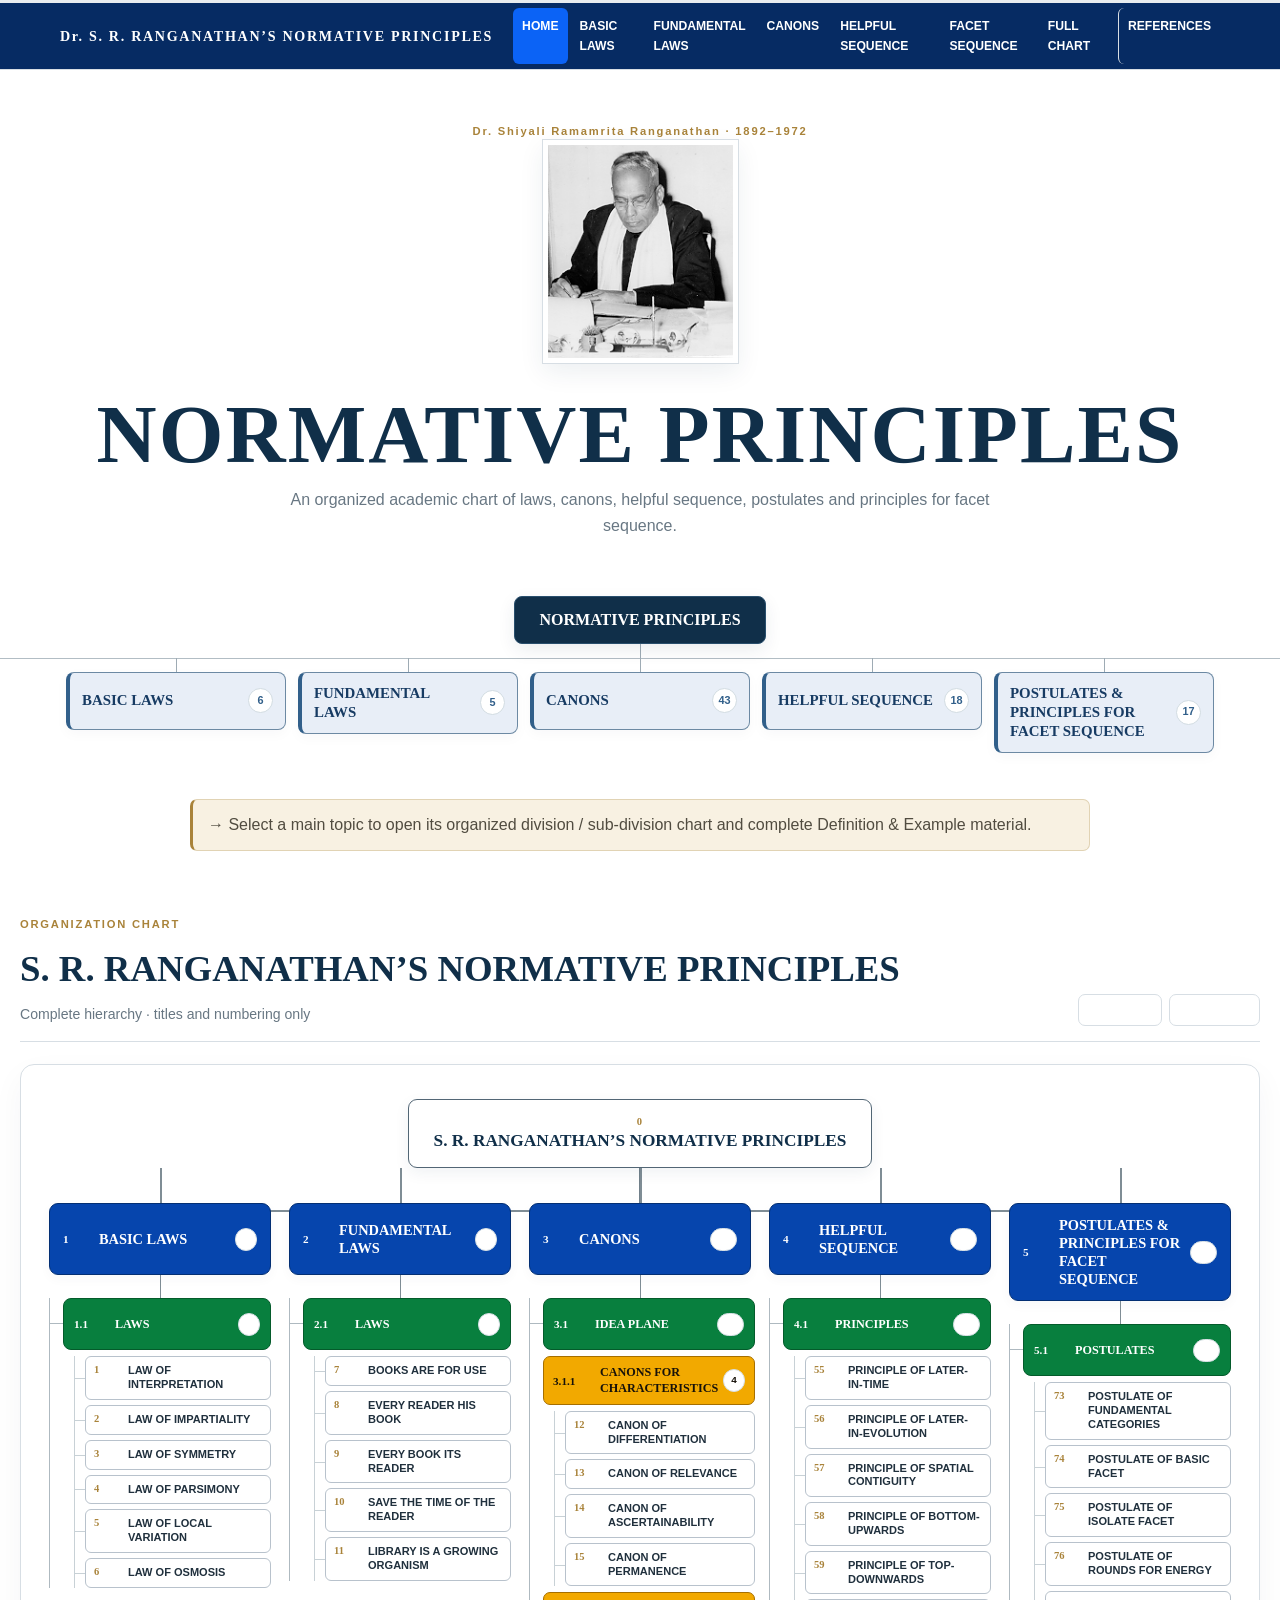
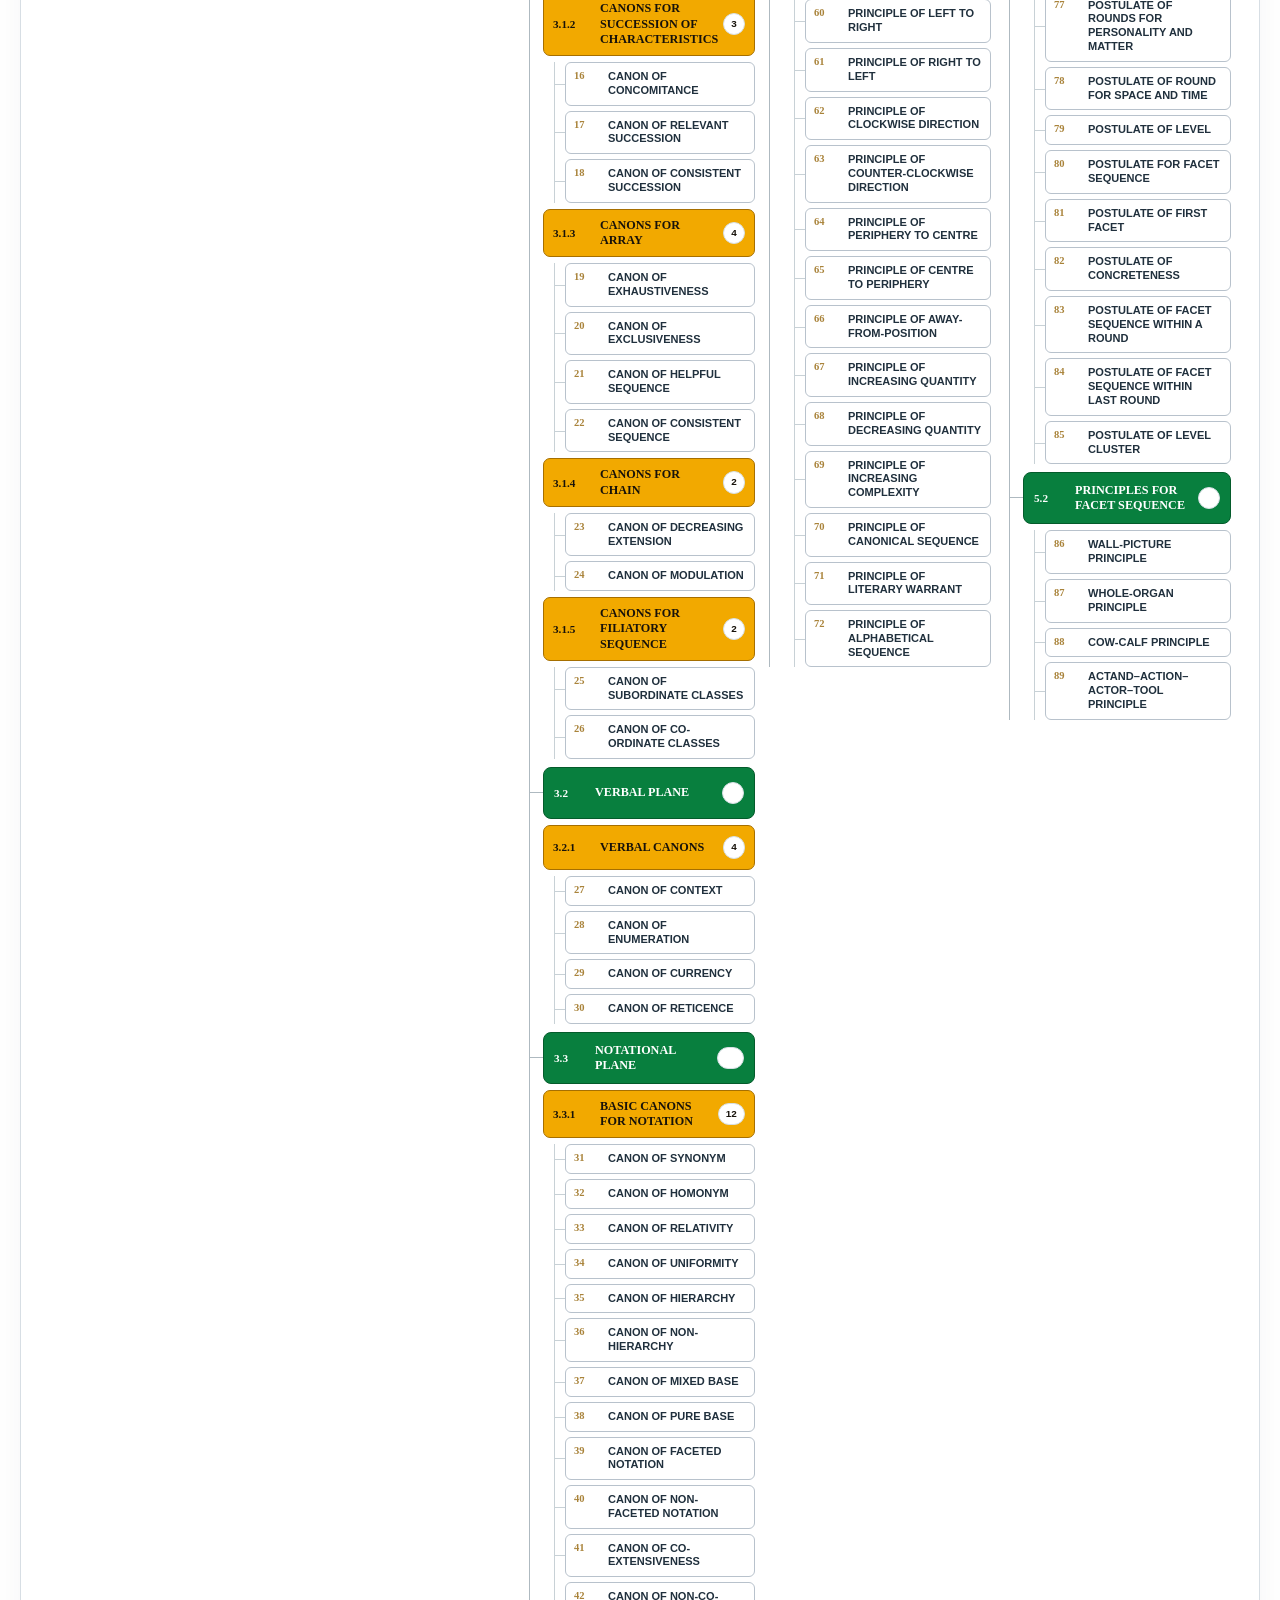
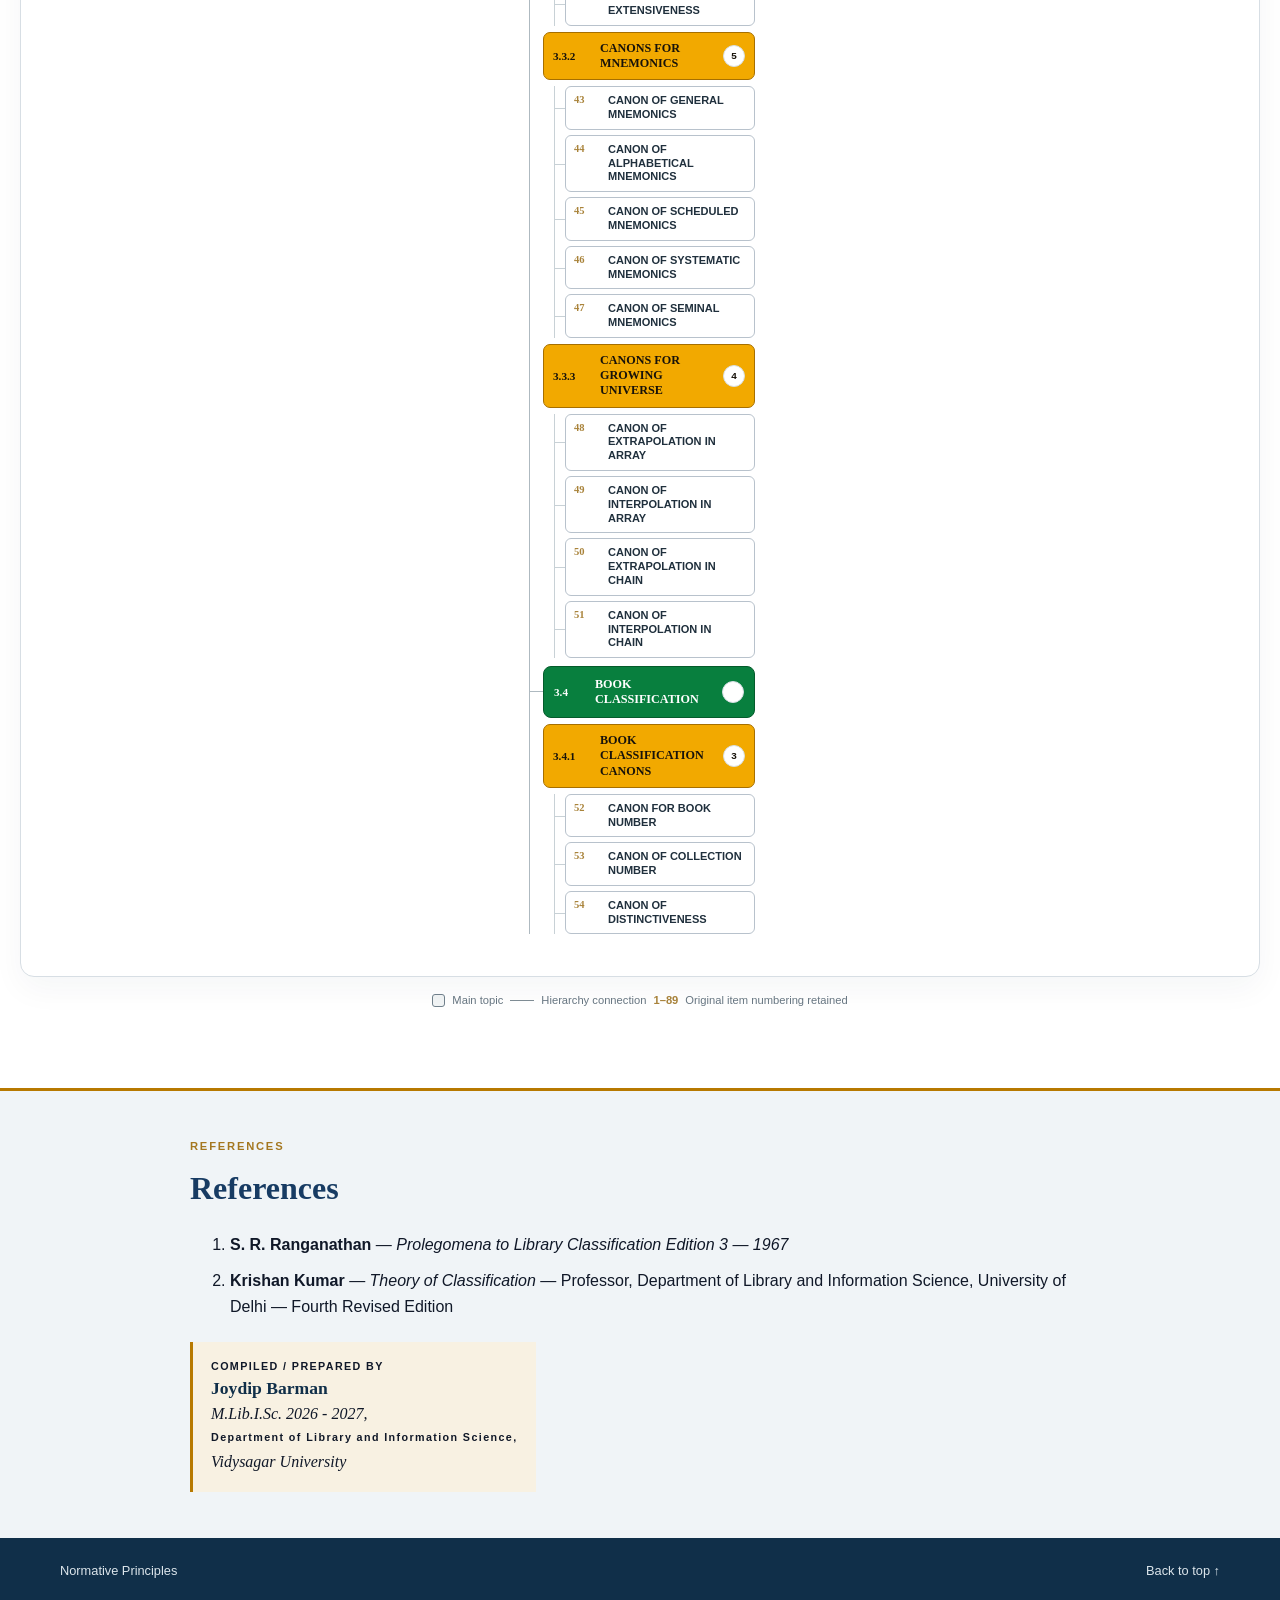
<file: index.html>
<!DOCTYPE html>
<html lang="en">
 <head>
  <meta charset="utf-8"/>
  <meta content="width=device-width,initial-scale=1" name="viewport"/>
  <title>
   Normative Principles
  </title>
  <link href="style.css" rel="stylesheet"/>
 </head>
 <body id="top" class="high-contrast-page">
  <header class="site-header">
   <div class="progress">
    <span>
    </span>
   </div>
   <div class="nav-wrap">
    <a class="brand" href="index.html">
     Dr. S. R. RANGANATHAN&rsquo;S NORMATIVE PRINCIPLES
    </a>
    <button aria-controls="nav" aria-expanded="false" aria-label="Open navigation" class="menu-dots" type="button">
     <i>
     </i>
     <i>
     </i>
     <i>
     </i>
    </button>
    <nav id="nav">
     <a class="active" href="index.html">
      HOME
     </a>
     <a class="" href="basic-laws.html">
      BASIC LAWS
     </a>
     <a class="" href="fundamental-laws.html">
      FUNDAMENTAL LAWS
     </a>
     <a class="" href="canons.html">
      CANONS
     </a>
     <a class="" href="helpful-sequence.html">
      HELPFUL SEQUENCE
     </a>
     <a class="" href="facet-sequence.html">
      FACET SEQUENCE
     </a>
     <a href="full-chart.html">
      FULL CHART
     </a>
     <a class="ref-link" href="#references">
      REFERENCES
     </a>
    </nav>
   </div>
  </header>
  <main>
   <section class="home container">
    <div class="eyebrow">
     Dr. Shiyali Ramamrita Ranganathan &middot; 1892&ndash;1972
    </div>
    <img alt="Shiyali Ramamrita Ranganathan" class="portrait" src="ranganathan.gif"/>
    <h1>
     NORMATIVE PRINCIPLES
    </h1>
    <p class="subtitle">
     An organized academic chart of laws, canons, helpful sequence, postulates and principles for facet sequence.
    </p>
   </section>
   <section aria-label="Normative Principles hierarchy" class="org-chart home-org-chart">
    <div class="org-root">
     NORMATIVE PRINCIPLES
    </div>
    <div class="org-trunk">
    </div>
    <ul class="tree-root home-tree-root">
     <li class="tree-group">
      <a class="tree-branch tree-link" href="basic-laws.html">
       <strong>
        BASIC LAWS
       </strong>
       <span class="tree-count">
        6
       </span>
      </a>
     </li>
     <li class="tree-group">
      <a class="tree-branch tree-link" href="fundamental-laws.html">
       <strong>
        FUNDAMENTAL LAWS
       </strong>
       <span class="tree-count">
        5
       </span>
      </a>
     </li>
     <li class="tree-group">
      <a class="tree-branch tree-link" href="canons.html">
       <strong>
        CANONS
       </strong>
       <span class="tree-count">
        43
       </span>
      </a>
     </li>
     <li class="tree-group">
      <a class="tree-branch tree-link" href="helpful-sequence.html">
       <strong>
        HELPFUL SEQUENCE
       </strong>
       <span class="tree-count">
        18
       </span>
      </a>
     </li>
     <li class="tree-group">
      <a class="tree-branch tree-link" href="facet-sequence.html">
       <strong>
        POSTULATES &amp; PRINCIPLES FOR FACET SEQUENCE
       </strong>
       <span class="tree-count">
        17
       </span>
      </a>
     </li>
    </ul>
   </section>
   <section class="container narrow page-note">
    &rarr; Select a main topic to open its organized division / sub-division chart and complete Definition &amp; Example material.
   </section>
   <section class="dedicated-chart" id="full-tree">
    <div class="dedicated-chart-head">
     <div>
      <div class="label">
       ORGANIZATION CHART
      </div>
      <h2>
       S. R. RANGANATHAN&rsquo;S NORMATIVE PRINCIPLES
      </h2>
      <p>
       Complete hierarchy &middot; titles and numbering only
      </p>
     </div>
     <div class="chart-actions">
      <button class="chart-action" data-chart="expand" type="button">
       Expand all
      </button>
      <button class="chart-action" data-chart="collapse" type="button">
       Collapse all
      </button>
     </div>
    </div>
    <div class="dedicated-chart-canvas">
     <div class="chart-root-box">
      <span>
       0
      </span>
      <strong>
       S. R. RANGANATHAN&rsquo;S NORMATIVE PRINCIPLES
      </strong>
     </div>
     <div class="root-stem">
     </div>
     <div class="main-rail">
     </div>
     <div class="main-cards">
      <article class="org-main-card">
       <a class="org-main-head" href="basic-laws.html">
        <span class="org-main-code">
         1
        </span>
        <span class="org-main-title">
         BASIC LAWS
        </span>
        <span class="org-main-count">
         6
        </span>
       </a>
       <div class="org-main-line">
       </div>
       <div class="org-divisions">
        <div class="org-division">
         <div class="org-division-head">
          <span class="org-code">
           1.1
          </span>
          <strong>
           LAWS
          </strong>
          <span class="org-total">
           6
          </span>
         </div>
         <div class="org-leaves">
          <a class="org-leaf" href="basic-laws.html#item-1">
           <span>
            1
           </span>
           <strong>
            LAW OF INTERPRETATION
           </strong>
          </a>
          <a class="org-leaf" href="basic-laws.html#item-2">
           <span>
            2
           </span>
           <strong>
            LAW OF IMPARTIALITY
           </strong>
          </a>
          <a class="org-leaf" href="basic-laws.html#item-3">
           <span>
            3
           </span>
           <strong>
            LAW OF SYMMETRY
           </strong>
          </a>
          <a class="org-leaf" href="basic-laws.html#item-4">
           <span>
            4
           </span>
           <strong>
            LAW OF PARSIMONY
           </strong>
          </a>
          <a class="org-leaf" href="basic-laws.html#item-5">
           <span>
            5
           </span>
           <strong>
            LAW OF LOCAL VARIATION
           </strong>
          </a>
          <a class="org-leaf" href="basic-laws.html#item-6">
           <span>
            6
           </span>
           <strong>
            LAW OF OSMOSIS
           </strong>
          </a>
         </div>
        </div>
       </div>
      </article>
      <article class="org-main-card">
       <a class="org-main-head" href="fundamental-laws.html">
        <span class="org-main-code">
         2
        </span>
        <span class="org-main-title">
         FUNDAMENTAL LAWS
        </span>
        <span class="org-main-count">
         5
        </span>
       </a>
       <div class="org-main-line">
       </div>
       <div class="org-divisions">
        <div class="org-division">
         <div class="org-division-head">
          <span class="org-code">
           2.1
          </span>
          <strong>
           LAWS
          </strong>
          <span class="org-total">
           5
          </span>
         </div>
         <div class="org-leaves">
          <a class="org-leaf" href="fundamental-laws.html#item-7">
           <span>
            7
           </span>
           <strong>
            BOOKS ARE FOR USE
           </strong>
          </a>
          <a class="org-leaf" href="fundamental-laws.html#item-8">
           <span>
            8
           </span>
           <strong>
            EVERY READER HIS BOOK
           </strong>
          </a>
          <a class="org-leaf" href="fundamental-laws.html#item-9">
           <span>
            9
           </span>
           <strong>
            EVERY BOOK ITS READER
           </strong>
          </a>
          <a class="org-leaf" href="fundamental-laws.html#item-10">
           <span>
            10
           </span>
           <strong>
            SAVE THE TIME OF THE READER
           </strong>
          </a>
          <a class="org-leaf" href="fundamental-laws.html#item-11">
           <span>
            11
           </span>
           <strong>
            LIBRARY IS A GROWING ORGANISM
           </strong>
          </a>
         </div>
        </div>
       </div>
      </article>
      <article class="org-main-card">
       <a class="org-main-head" href="canons.html">
        <span class="org-main-code">
         3
        </span>
        <span class="org-main-title">
         CANONS
        </span>
        <span class="org-main-count">
         43
        </span>
       </a>
       <div class="org-main-line">
       </div>
       <div class="org-divisions">
        <div class="org-division">
         <div class="org-division-head">
          <span class="org-code">
           3.1
          </span>
          <strong>
           IDEA PLANE
          </strong>
          <span class="org-total">
           15
          </span>
         </div>
         <div class="org-subdivision">
          <div class="org-sub-head">
           <span class="org-code">
            3.1.1
           </span>
           <strong>
            CANONS FOR CHARACTERISTICS
           </strong>
           <span class="org-total">
            4
           </span>
          </div>
          <div class="org-leaves">
           <a class="org-leaf" href="canons.html#item-12">
            <span>
             12
            </span>
            <strong>
             CANON OF DIFFERENTIATION
            </strong>
           </a>
           <a class="org-leaf" href="canons.html#item-13">
            <span>
             13
            </span>
            <strong>
             CANON OF RELEVANCE
            </strong>
           </a>
           <a class="org-leaf" href="canons.html#item-14">
            <span>
             14
            </span>
            <strong>
             CANON OF ASCERTAINABILITY
            </strong>
           </a>
           <a class="org-leaf" href="canons.html#item-15">
            <span>
             15
            </span>
            <strong>
             CANON OF PERMANENCE
            </strong>
           </a>
          </div>
         </div>
         <div class="org-subdivision">
          <div class="org-sub-head">
           <span class="org-code">
            3.1.2
           </span>
           <strong>
            CANONS FOR SUCCESSION OF CHARACTERISTICS
           </strong>
           <span class="org-total">
            3
           </span>
          </div>
          <div class="org-leaves">
           <a class="org-leaf" href="canons.html#item-16">
            <span>
             16
            </span>
            <strong>
             CANON OF CONCOMITANCE
            </strong>
           </a>
           <a class="org-leaf" href="canons.html#item-17">
            <span>
             17
            </span>
            <strong>
             CANON OF RELEVANT SUCCESSION
            </strong>
           </a>
           <a class="org-leaf" href="canons.html#item-18">
            <span>
             18
            </span>
            <strong>
             CANON OF CONSISTENT SUCCESSION
            </strong>
           </a>
          </div>
         </div>
         <div class="org-subdivision">
          <div class="org-sub-head">
           <span class="org-code">
            3.1.3
           </span>
           <strong>
            CANONS FOR ARRAY
           </strong>
           <span class="org-total">
            4
           </span>
          </div>
          <div class="org-leaves">
           <a class="org-leaf" href="canons.html#item-19">
            <span>
             19
            </span>
            <strong>
             CANON OF EXHAUSTIVENESS
            </strong>
           </a>
           <a class="org-leaf" href="canons.html#item-20">
            <span>
             20
            </span>
            <strong>
             CANON OF EXCLUSIVENESS
            </strong>
           </a>
           <a class="org-leaf" href="canons.html#item-21">
            <span>
             21
            </span>
            <strong>
             CANON OF HELPFUL SEQUENCE
            </strong>
           </a>
           <a class="org-leaf" href="canons.html#item-22">
            <span>
             22
            </span>
            <strong>
             CANON OF CONSISTENT SEQUENCE
            </strong>
           </a>
          </div>
         </div>
         <div class="org-subdivision">
          <div class="org-sub-head">
           <span class="org-code">
            3.1.4
           </span>
           <strong>
            CANONS FOR CHAIN
           </strong>
           <span class="org-total">
            2
           </span>
          </div>
          <div class="org-leaves">
           <a class="org-leaf" href="canons.html#item-23">
            <span>
             23
            </span>
            <strong>
             CANON OF DECREASING EXTENSION
            </strong>
           </a>
           <a class="org-leaf" href="canons.html#item-24">
            <span>
             24
            </span>
            <strong>
             CANON OF MODULATION
            </strong>
           </a>
          </div>
         </div>
         <div class="org-subdivision">
          <div class="org-sub-head">
           <span class="org-code">
            3.1.5
           </span>
           <strong>
            CANONS FOR FILIATORY SEQUENCE
           </strong>
           <span class="org-total">
            2
           </span>
          </div>
          <div class="org-leaves">
           <a class="org-leaf" href="canons.html#item-25">
            <span>
             25
            </span>
            <strong>
             CANON OF SUBORDINATE CLASSES
            </strong>
           </a>
           <a class="org-leaf" href="canons.html#item-26">
            <span>
             26
            </span>
            <strong>
             CANON OF CO-ORDINATE CLASSES
            </strong>
           </a>
          </div>
         </div>
        </div>
        <div class="org-division">
         <div class="org-division-head">
          <span class="org-code">
           3.2
          </span>
          <strong>
           VERBAL PLANE
          </strong>
          <span class="org-total">
           4
          </span>
         </div>
         <div class="org-subdivision">
          <div class="org-sub-head">
           <span class="org-code">
            3.2.1
           </span>
           <strong>
            VERBAL CANONS
           </strong>
           <span class="org-total">
            4
           </span>
          </div>
          <div class="org-leaves">
           <a class="org-leaf" href="canons.html#item-27">
            <span>
             27
            </span>
            <strong>
             CANON OF CONTEXT
            </strong>
           </a>
           <a class="org-leaf" href="canons.html#item-28">
            <span>
             28
            </span>
            <strong>
             CANON OF ENUMERATION
            </strong>
           </a>
           <a class="org-leaf" href="canons.html#item-29">
            <span>
             29
            </span>
            <strong>
             CANON OF CURRENCY
            </strong>
           </a>
           <a class="org-leaf" href="canons.html#item-30">
            <span>
             30
            </span>
            <strong>
             CANON OF RETICENCE
            </strong>
           </a>
          </div>
         </div>
        </div>
        <div class="org-division">
         <div class="org-division-head">
          <span class="org-code">
           3.3
          </span>
          <strong>
           NOTATIONAL PLANE
          </strong>
          <span class="org-total">
           21
          </span>
         </div>
         <div class="org-subdivision">
          <div class="org-sub-head">
           <span class="org-code">
            3.3.1
           </span>
           <strong>
            BASIC CANONS FOR NOTATION
           </strong>
           <span class="org-total">
            12
           </span>
          </div>
          <div class="org-leaves">
           <a class="org-leaf" href="canons.html#item-31">
            <span>
             31
            </span>
            <strong>
             CANON OF SYNONYM
            </strong>
           </a>
           <a class="org-leaf" href="canons.html#item-32">
            <span>
             32
            </span>
            <strong>
             CANON OF HOMONYM
            </strong>
           </a>
           <a class="org-leaf" href="canons.html#item-33">
            <span>
             33
            </span>
            <strong>
             CANON OF RELATIVITY
            </strong>
           </a>
           <a class="org-leaf" href="canons.html#item-34">
            <span>
             34
            </span>
            <strong>
             CANON OF UNIFORMITY
            </strong>
           </a>
           <a class="org-leaf" href="canons.html#item-35">
            <span>
             35
            </span>
            <strong>
             CANON OF HIERARCHY
            </strong>
           </a>
           <a class="org-leaf" href="canons.html#item-36">
            <span>
             36
            </span>
            <strong>
             CANON OF NON-HIERARCHY
            </strong>
           </a>
           <a class="org-leaf" href="canons.html#item-37">
            <span>
             37
            </span>
            <strong>
             CANON OF MIXED BASE
            </strong>
           </a>
           <a class="org-leaf" href="canons.html#item-38">
            <span>
             38
            </span>
            <strong>
             CANON OF PURE BASE
            </strong>
           </a>
           <a class="org-leaf" href="canons.html#item-39">
            <span>
             39
            </span>
            <strong>
             CANON OF FACETED NOTATION
            </strong>
           </a>
           <a class="org-leaf" href="canons.html#item-40">
            <span>
             40
            </span>
            <strong>
             CANON OF NON-FACETED NOTATION
            </strong>
           </a>
           <a class="org-leaf" href="canons.html#item-41">
            <span>
             41
            </span>
            <strong>
             CANON OF CO-EXTENSIVENESS
            </strong>
           </a>
           <a class="org-leaf" href="canons.html#item-42">
            <span>
             42
            </span>
            <strong>
             CANON OF NON-CO-EXTENSIVENESS
            </strong>
           </a>
          </div>
         </div>
         <div class="org-subdivision">
          <div class="org-sub-head">
           <span class="org-code">
            3.3.2
           </span>
           <strong>
            CANONS FOR MNEMONICS
           </strong>
           <span class="org-total">
            5
           </span>
          </div>
          <div class="org-leaves">
           <a class="org-leaf" href="canons.html#item-43">
            <span>
             43
            </span>
            <strong>
             CANON OF GENERAL MNEMONICS
            </strong>
           </a>
           <a class="org-leaf" href="canons.html#item-44">
            <span>
             44
            </span>
            <strong>
             CANON OF ALPHABETICAL MNEMONICS
            </strong>
           </a>
           <a class="org-leaf" href="canons.html#item-45">
            <span>
             45
            </span>
            <strong>
             CANON OF SCHEDULED MNEMONICS
            </strong>
           </a>
           <a class="org-leaf" href="canons.html#item-46">
            <span>
             46
            </span>
            <strong>
             CANON OF SYSTEMATIC MNEMONICS
            </strong>
           </a>
           <a class="org-leaf" href="canons.html#item-47">
            <span>
             47
            </span>
            <strong>
             CANON OF SEMINAL MNEMONICS
            </strong>
           </a>
          </div>
         </div>
         <div class="org-subdivision">
          <div class="org-sub-head">
           <span class="org-code">
            3.3.3
           </span>
           <strong>
            CANONS FOR GROWING UNIVERSE
           </strong>
           <span class="org-total">
            4
           </span>
          </div>
          <div class="org-leaves">
           <a class="org-leaf" href="canons.html#item-48">
            <span>
             48
            </span>
            <strong>
             CANON OF EXTRAPOLATION IN ARRAY
            </strong>
           </a>
           <a class="org-leaf" href="canons.html#item-49">
            <span>
             49
            </span>
            <strong>
             CANON OF INTERPOLATION IN ARRAY
            </strong>
           </a>
           <a class="org-leaf" href="canons.html#item-50">
            <span>
             50
            </span>
            <strong>
             CANON OF EXTRAPOLATION IN CHAIN
            </strong>
           </a>
           <a class="org-leaf" href="canons.html#item-51">
            <span>
             51
            </span>
            <strong>
             CANON OF INTERPOLATION IN CHAIN
            </strong>
           </a>
          </div>
         </div>
        </div>
        <div class="org-division">
         <div class="org-division-head">
          <span class="org-code">
           3.4
          </span>
          <strong>
           BOOK CLASSIFICATION
          </strong>
          <span class="org-total">
           3
          </span>
         </div>
         <div class="org-subdivision">
          <div class="org-sub-head">
           <span class="org-code">
            3.4.1
           </span>
           <strong>
            BOOK CLASSIFICATION CANONS
           </strong>
           <span class="org-total">
            3
           </span>
          </div>
          <div class="org-leaves">
           <a class="org-leaf" href="canons.html#item-52">
            <span>
             52
            </span>
            <strong>
             CANON FOR BOOK NUMBER
            </strong>
           </a>
           <a class="org-leaf" href="canons.html#item-53">
            <span>
             53
            </span>
            <strong>
             CANON OF COLLECTION NUMBER
            </strong>
           </a>
           <a class="org-leaf" href="canons.html#item-54">
            <span>
             54
            </span>
            <strong>
             CANON OF DISTINCTIVENESS
            </strong>
           </a>
          </div>
         </div>
        </div>
       </div>
      </article>
      <article class="org-main-card">
       <a class="org-main-head" href="helpful-sequence.html">
        <span class="org-main-code">
         4
        </span>
        <span class="org-main-title">
         HELPFUL SEQUENCE
        </span>
        <span class="org-main-count">
         18
        </span>
       </a>
       <div class="org-main-line">
       </div>
       <div class="org-divisions">
        <div class="org-division">
         <div class="org-division-head">
          <span class="org-code">
           4.1
          </span>
          <strong>
           PRINCIPLES
          </strong>
          <span class="org-total">
           18
          </span>
         </div>
         <div class="org-leaves">
          <a class="org-leaf" href="helpful-sequence.html#item-55">
           <span>
            55
           </span>
           <strong>
            PRINCIPLE OF LATER-IN-TIME
           </strong>
          </a>
          <a class="org-leaf" href="helpful-sequence.html#item-56">
           <span>
            56
           </span>
           <strong>
            PRINCIPLE OF LATER-IN-EVOLUTION
           </strong>
          </a>
          <a class="org-leaf" href="helpful-sequence.html#item-57">
           <span>
            57
           </span>
           <strong>
            PRINCIPLE OF SPATIAL CONTIGUITY
           </strong>
          </a>
          <a class="org-leaf" href="helpful-sequence.html#item-58">
           <span>
            58
           </span>
           <strong>
            PRINCIPLE OF BOTTOM-UPWARDS
           </strong>
          </a>
          <a class="org-leaf" href="helpful-sequence.html#item-59">
           <span>
            59
           </span>
           <strong>
            PRINCIPLE OF TOP-DOWNWARDS
           </strong>
          </a>
          <a class="org-leaf" href="helpful-sequence.html#item-60">
           <span>
            60
           </span>
           <strong>
            PRINCIPLE OF LEFT TO RIGHT
           </strong>
          </a>
          <a class="org-leaf" href="helpful-sequence.html#item-61">
           <span>
            61
           </span>
           <strong>
            PRINCIPLE OF RIGHT TO LEFT
           </strong>
          </a>
          <a class="org-leaf" href="helpful-sequence.html#item-62">
           <span>
            62
           </span>
           <strong>
            PRINCIPLE OF CLOCKWISE DIRECTION
           </strong>
          </a>
          <a class="org-leaf" href="helpful-sequence.html#item-63">
           <span>
            63
           </span>
           <strong>
            PRINCIPLE OF COUNTER-CLOCKWISE DIRECTION
           </strong>
          </a>
          <a class="org-leaf" href="helpful-sequence.html#item-64">
           <span>
            64
           </span>
           <strong>
            PRINCIPLE OF PERIPHERY TO CENTRE
           </strong>
          </a>
          <a class="org-leaf" href="helpful-sequence.html#item-65">
           <span>
            65
           </span>
           <strong>
            PRINCIPLE OF CENTRE TO PERIPHERY
           </strong>
          </a>
          <a class="org-leaf" href="helpful-sequence.html#item-66">
           <span>
            66
           </span>
           <strong>
            PRINCIPLE OF AWAY-FROM-POSITION
           </strong>
          </a>
          <a class="org-leaf" href="helpful-sequence.html#item-67">
           <span>
            67
           </span>
           <strong>
            PRINCIPLE OF INCREASING QUANTITY
           </strong>
          </a>
          <a class="org-leaf" href="helpful-sequence.html#item-68">
           <span>
            68
           </span>
           <strong>
            PRINCIPLE OF DECREASING QUANTITY
           </strong>
          </a>
          <a class="org-leaf" href="helpful-sequence.html#item-69">
           <span>
            69
           </span>
           <strong>
            PRINCIPLE OF INCREASING COMPLEXITY
           </strong>
          </a>
          <a class="org-leaf" href="helpful-sequence.html#item-70">
           <span>
            70
           </span>
           <strong>
            PRINCIPLE OF CANONICAL SEQUENCE
           </strong>
          </a>
          <a class="org-leaf" href="helpful-sequence.html#item-71">
           <span>
            71
           </span>
           <strong>
            PRINCIPLE OF LITERARY WARRANT
           </strong>
          </a>
          <a class="org-leaf" href="helpful-sequence.html#item-72">
           <span>
            72
           </span>
           <strong>
            PRINCIPLE OF ALPHABETICAL SEQUENCE
           </strong>
          </a>
         </div>
        </div>
       </div>
      </article>
      <article class="org-main-card">
       <a class="org-main-head" href="facet-sequence.html">
        <span class="org-main-code">
         5
        </span>
        <span class="org-main-title">
         POSTULATES &amp; PRINCIPLES FOR FACET SEQUENCE
        </span>
        <span class="org-main-count">
         17
        </span>
       </a>
       <div class="org-main-line">
       </div>
       <div class="org-divisions">
        <div class="org-division">
         <div class="org-division-head">
          <span class="org-code">
           5.1
          </span>
          <strong>
           POSTULATES
          </strong>
          <span class="org-total">
           13
          </span>
         </div>
         <div class="org-leaves">
          <a class="org-leaf" href="facet-sequence.html#item-73">
           <span>
            73
           </span>
           <strong>
            POSTULATE OF FUNDAMENTAL CATEGORIES
           </strong>
          </a>
          <a class="org-leaf" href="facet-sequence.html#item-74">
           <span>
            74
           </span>
           <strong>
            POSTULATE OF BASIC FACET
           </strong>
          </a>
          <a class="org-leaf" href="facet-sequence.html#item-75">
           <span>
            75
           </span>
           <strong>
            POSTULATE OF ISOLATE FACET
           </strong>
          </a>
          <a class="org-leaf" href="facet-sequence.html#item-76">
           <span>
            76
           </span>
           <strong>
            POSTULATE OF ROUNDS FOR ENERGY
           </strong>
          </a>
          <a class="org-leaf" href="facet-sequence.html#item-77">
           <span>
            77
           </span>
           <strong>
            POSTULATE OF ROUNDS FOR PERSONALITY AND MATTER
           </strong>
          </a>
          <a class="org-leaf" href="facet-sequence.html#item-78">
           <span>
            78
           </span>
           <strong>
            POSTULATE OF ROUND FOR SPACE AND TIME
           </strong>
          </a>
          <a class="org-leaf" href="facet-sequence.html#item-79">
           <span>
            79
           </span>
           <strong>
            POSTULATE OF LEVEL
           </strong>
          </a>
          <a class="org-leaf" href="facet-sequence.html#item-80">
           <span>
            80
           </span>
           <strong>
            POSTULATE FOR FACET SEQUENCE
           </strong>
          </a>
          <a class="org-leaf" href="facet-sequence.html#item-81">
           <span>
            81
           </span>
           <strong>
            POSTULATE OF FIRST FACET
           </strong>
          </a>
          <a class="org-leaf" href="facet-sequence.html#item-82">
           <span>
            82
           </span>
           <strong>
            POSTULATE OF CONCRETENESS
           </strong>
          </a>
          <a class="org-leaf" href="facet-sequence.html#item-83">
           <span>
            83
           </span>
           <strong>
            POSTULATE OF FACET SEQUENCE WITHIN A ROUND
           </strong>
          </a>
          <a class="org-leaf" href="facet-sequence.html#item-84">
           <span>
            84
           </span>
           <strong>
            POSTULATE OF FACET SEQUENCE WITHIN LAST ROUND
           </strong>
          </a>
          <a class="org-leaf" href="facet-sequence.html#item-85">
           <span>
            85
           </span>
           <strong>
            POSTULATE OF LEVEL CLUSTER
           </strong>
          </a>
         </div>
        </div>
        <div class="org-division">
         <div class="org-division-head">
          <span class="org-code">
           5.2
          </span>
          <strong>
           PRINCIPLES FOR FACET SEQUENCE
          </strong>
          <span class="org-total">
           4
          </span>
         </div>
         <div class="org-leaves">
          <a class="org-leaf" href="facet-sequence.html#item-86">
           <span>
            86
           </span>
           <strong>
            WALL-PICTURE PRINCIPLE
           </strong>
          </a>
          <a class="org-leaf" href="facet-sequence.html#item-87">
           <span>
            87
           </span>
           <strong>
            WHOLE-ORGAN PRINCIPLE
           </strong>
          </a>
          <a class="org-leaf" href="facet-sequence.html#item-88">
           <span>
            88
           </span>
           <strong>
            COW-CALF PRINCIPLE
           </strong>
          </a>
          <a class="org-leaf" href="facet-sequence.html#item-89">
           <span>
            89
           </span>
           <strong>
            ACTAND&ndash;ACTION&ndash;ACTOR&ndash;TOOL PRINCIPLE
           </strong>
          </a>
         </div>
        </div>
       </div>
      </article>
     </div>
    </div>
    <div class="chart-key">
     <span class="key-box">
     </span>
     Main topic
     <span class="key-line">
     </span>
     Hierarchy connection
     <span class="key-number">
      1&ndash;89
     </span>
     Original item numbering retained
    </div>
   </section>
  </main>
  <section class="references" id="references">
   <div class="container narrow">
    <div class="label">
     REFERENCES
    </div>
    <h2>
     References
    </h2>
    <ol>
     <li>
      <strong>
       S. R. Ranganathan
      </strong>
      &mdash;
      <em>
       Prolegomena to Library Classification Edition 3 &mdash; 1967
      </em>
     </li>
     <li>
      <strong>
       Krishan Kumar
      </strong>
      &mdash;
      <em>
       Theory of Classification
      </em>
      &mdash; Professor, Department of Library and Information Science, University of Delhi &mdash; Fourth Revised Edition
     </li>
    </ol>
    <div class="credit">
     <span>
      COMPILED / PREPARED BY
     </span>
     <strong>
      Joydip Barman
     </strong>
     <em>
      M.Lib.I.Sc. 2026 - 2027,
     </em>
     <span>
      Department of Library and Information Science,
     </span>
     <em>
      Vidysagar University
     </em>
    </div>
   </div>
  </section>
  <footer>
   <div class="container footer-in">
    <span>
     Normative Principles
    </span>
    <a href="#top">
     Back to top &uarr;
    </a>
   </div>
  </footer>
  <script src="site.js">
  </script>
 </body>
</html>
</file>
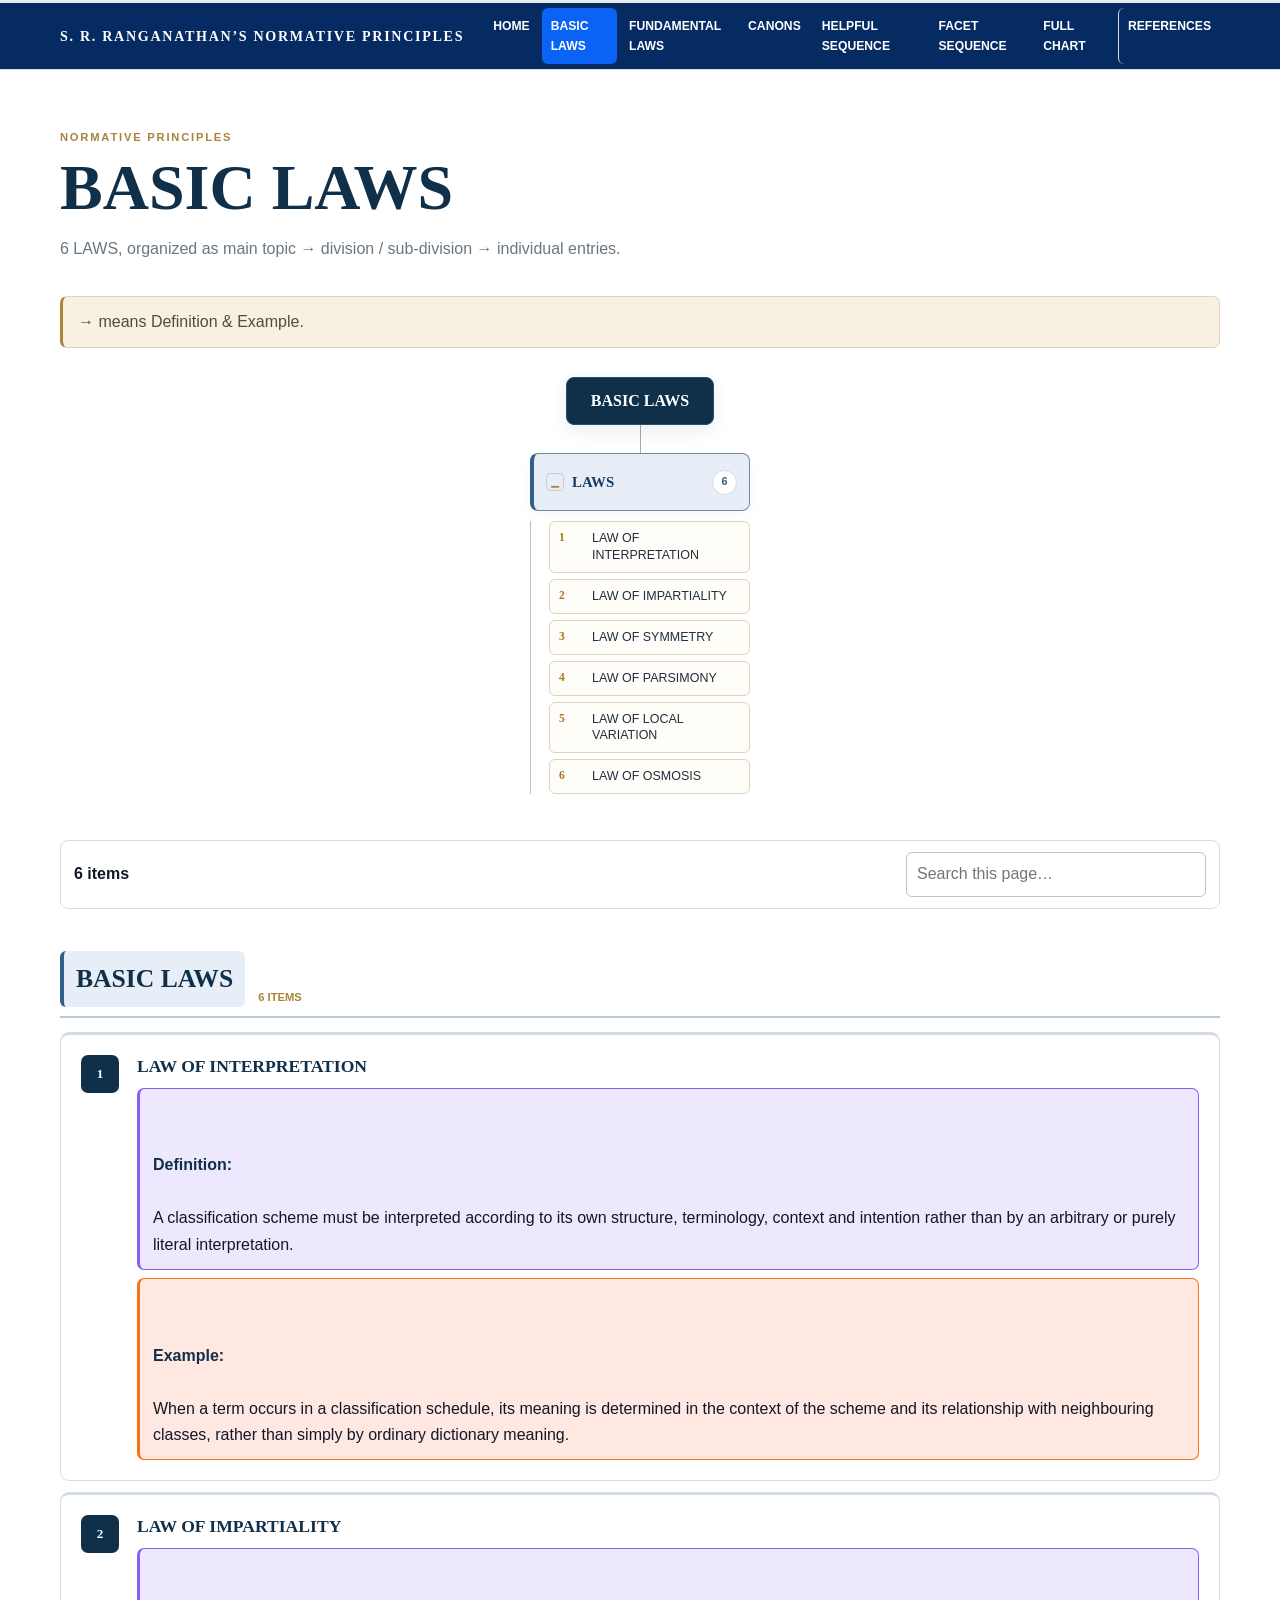
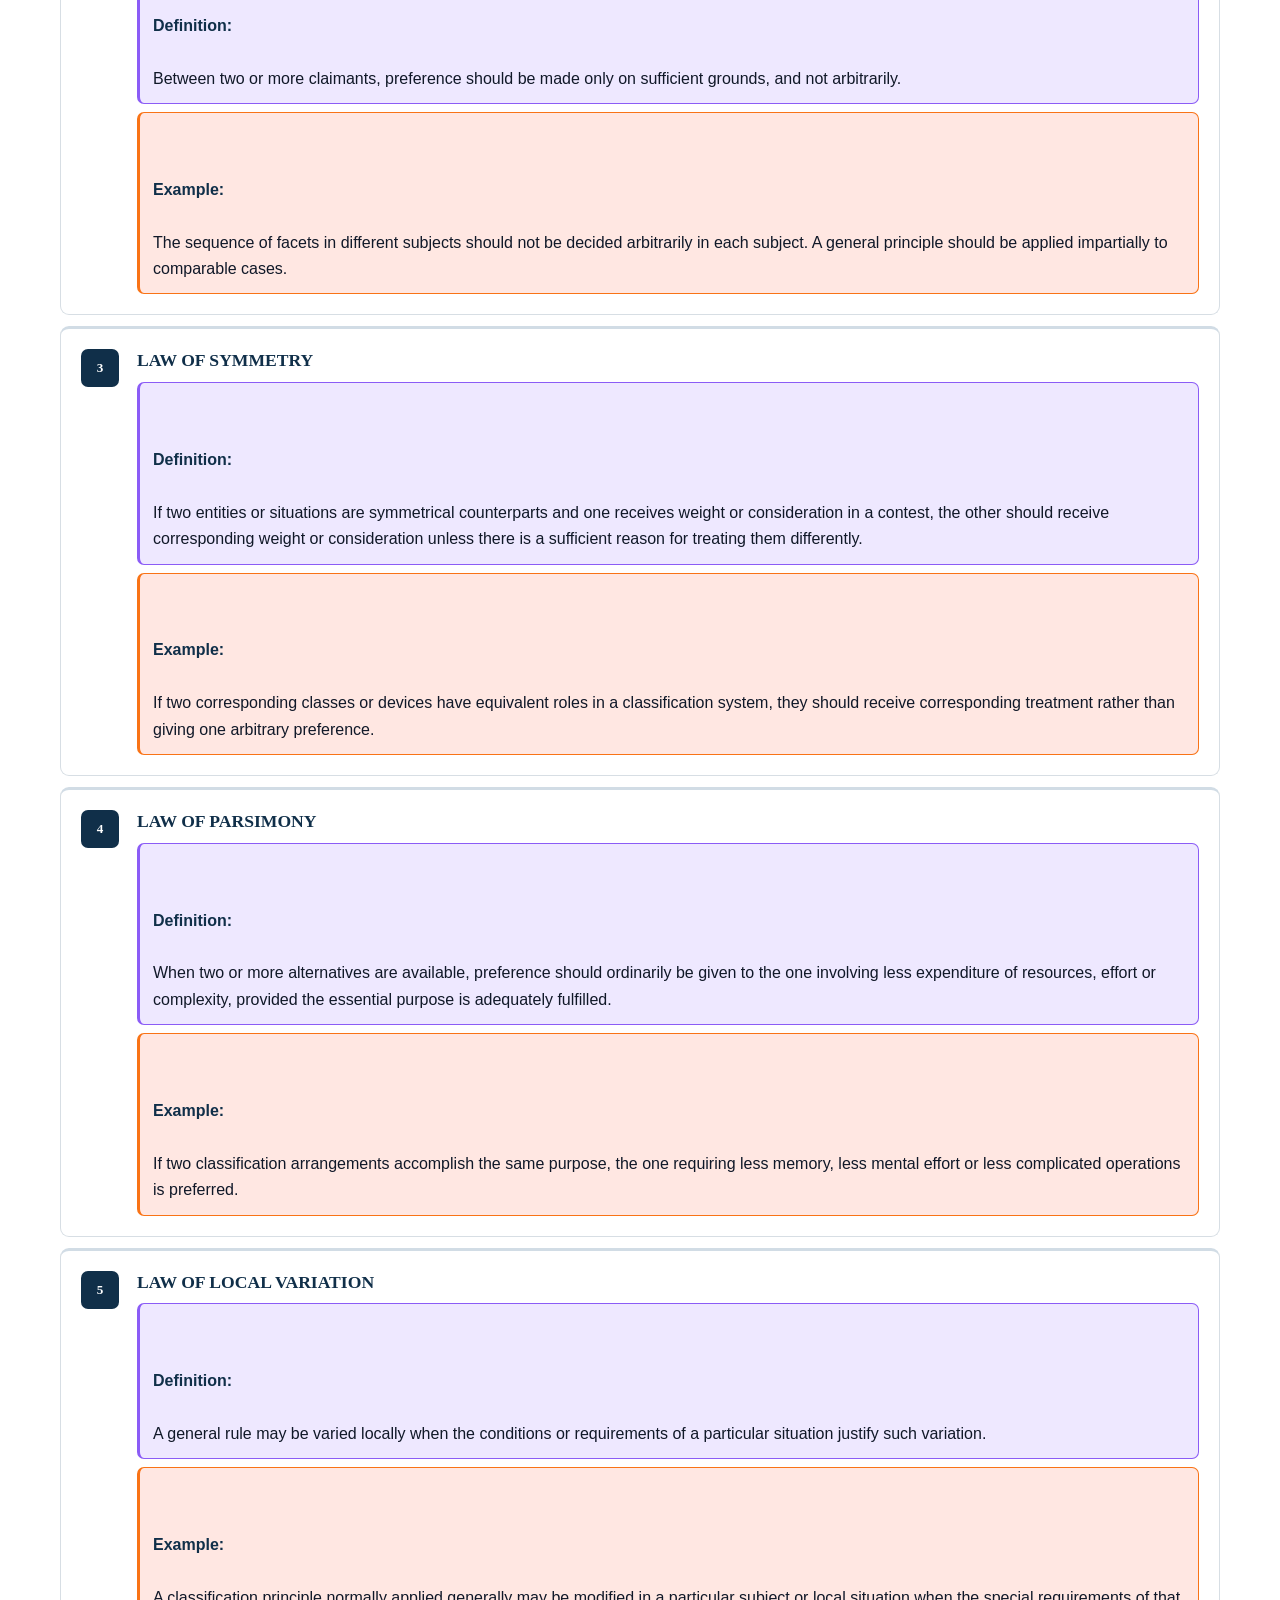
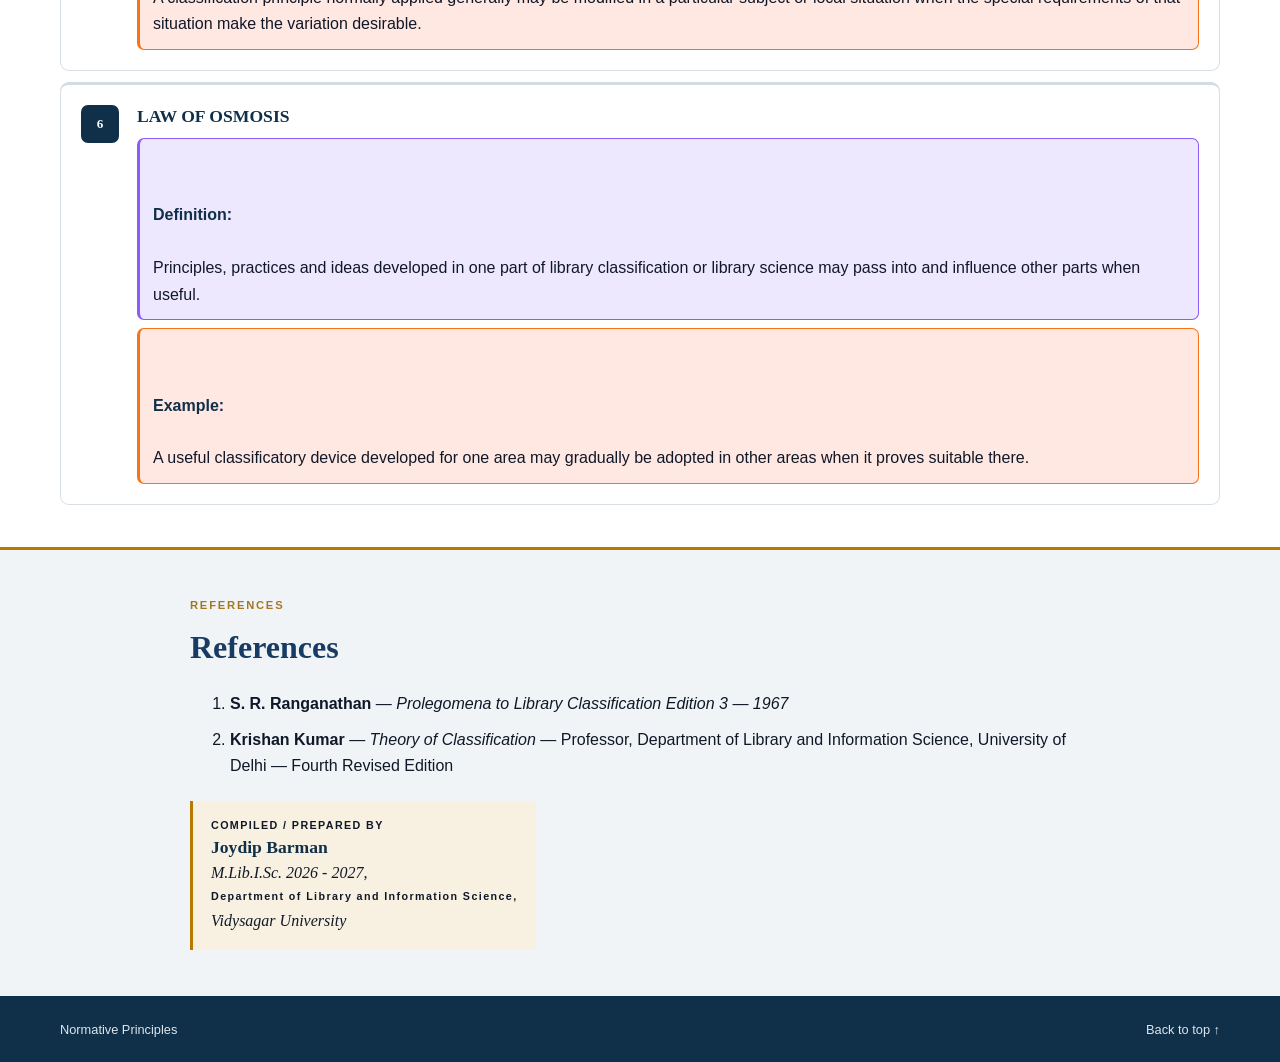
<file: basic-laws.html>
<!DOCTYPE html>
<html lang="en">
 <head>
  <meta charset="utf-8"/>
  <meta content="width=device-width,initial-scale=1" name="viewport"/>
  <title>
   BASIC LAWS &middot; Normative Principles
  </title>
  <link href="style.css" rel="stylesheet"/>
 </head>
 <body id="top">
  <header class="site-header">
   <div class="progress">
    <span>
    </span>
   </div>
   <div class="nav-wrap">
    <a class="brand" href="index.html">
     S. R. RANGANATHAN&rsquo;S NORMATIVE PRINCIPLES
    </a>
    <button aria-controls="nav" aria-expanded="false" aria-label="Open navigation" class="menu-dots" type="button">
     <i>
     </i>
     <i>
     </i>
     <i>
     </i>
    </button>
    <nav id="nav">
     <a class="" href="index.html">
      HOME
     </a>
     <a class="active" href="basic-laws.html">
      BASIC LAWS
     </a>
     <a class="" href="fundamental-laws.html">
      FUNDAMENTAL LAWS
     </a>
     <a class="" href="canons.html">
      CANONS
     </a>
     <a class="" href="helpful-sequence.html">
      HELPFUL SEQUENCE
     </a>
     <a class="" href="facet-sequence.html">
      FACET SEQUENCE
     </a>
     <a href="full-chart.html">
      FULL CHART
     </a>
     <a class="ref-link" href="#references">
      REFERENCES
     </a>
    </nav>
   </div>
  </header>
  <main class="container">
   <section class="hero">
    <div class="eyebrow">
     NORMATIVE PRINCIPLES
    </div>
    <h1>
     BASIC LAWS
    </h1>
    <p>
     6 LAWS, organized as main topic &rarr; division / sub-division &rarr; individual entries.
    </p>
   </section>
   <div class="page-note">
    &rarr; means Definition &amp; Example.
   </div>
   <section aria-label="BASIC LAWS hierarchy" class="org-chart">
    <div class="org-root">
     BASIC LAWS
    </div>
    <div class="org-trunk">
    </div>
    <ul class="tree-root">
     <li class="tree-group">
      <div class="tree-branch">
       <span aria-hidden="true" class="tree-toggle">
        &minus;
       </span>
       <strong>
        LAWS
       </strong>
       <span class="tree-count">
        6
       </span>
      </div>
      <ul>
       <a class="tree-leaf" href="#item-1">
        <span class="tree-num">
         1
        </span>
        LAW OF INTERPRETATION
       </a>
       <a class="tree-leaf" href="#item-2">
        <span class="tree-num">
         2
        </span>
        LAW OF IMPARTIALITY
       </a>
       <a class="tree-leaf" href="#item-3">
        <span class="tree-num">
         3
        </span>
        LAW OF SYMMETRY
       </a>
       <a class="tree-leaf" href="#item-4">
        <span class="tree-num">
         4
        </span>
        LAW OF PARSIMONY
       </a>
       <a class="tree-leaf" href="#item-5">
        <span class="tree-num">
         5
        </span>
        LAW OF LOCAL VARIATION
       </a>
       <a class="tree-leaf" href="#item-6">
        <span class="tree-num">
         6
        </span>
        LAW OF OSMOSIS
       </a>
      </ul>
     </li>
    </ul>
   </section>
   <div class="tools">
    <strong class="count">
     6 items
    </strong>
    <input class="search" placeholder="Search this page&hellip;" type="search"/>
   </div>
   <section class="section" id="division-0">
    <div class="section-head">
     <h2>
      BASIC LAWS
     </h2>
     <span>
      6 ITEMS
     </span>
    </div>
    <div class="items">
     <article class="item" id="item-1">
      <div class="num">
       1
      </div>
      <div>
       <h3>
        LAW OF INTERPRETATION
       </h3>
       <div class="definition">
        <b>
         Definition:
        </b>
        A classification scheme must be interpreted according to its own structure, terminology, context and intention rather than by an arbitrary or purely literal interpretation.
       </div>
       <div class="example">
        <b>
         Example:
        </b>
        When a term occurs in a classification schedule, its meaning is determined in the context of the scheme and its relationship with neighbouring classes, rather than simply by ordinary dictionary meaning.
       </div>
      </div>
     </article>
     <article class="item" id="item-2">
      <div class="num">
       2
      </div>
      <div>
       <h3>
        LAW OF IMPARTIALITY
       </h3>
       <div class="definition">
        <b>
         Definition:
        </b>
        Between two or more claimants, preference should be made only on sufficient grounds, and not arbitrarily.
       </div>
       <div class="example">
        <b>
         Example:
        </b>
        The sequence of facets in different subjects should not be decided arbitrarily in each subject. A general principle should be applied impartially to comparable cases.
       </div>
      </div>
     </article>
     <article class="item" id="item-3">
      <div class="num">
       3
      </div>
      <div>
       <h3>
        LAW OF SYMMETRY
       </h3>
       <div class="definition">
        <b>
         Definition:
        </b>
        If two entities or situations are symmetrical counterparts and one receives weight or consideration in a contest, the other should receive corresponding weight or consideration unless there is a sufficient reason for treating them differently.
       </div>
       <div class="example">
        <b>
         Example:
        </b>
        If two corresponding classes or devices have equivalent roles in a classification system, they should receive corresponding treatment rather than giving one arbitrary preference.
       </div>
      </div>
     </article>
     <article class="item" id="item-4">
      <div class="num">
       4
      </div>
      <div>
       <h3>
        LAW OF PARSIMONY
       </h3>
       <div class="definition">
        <b>
         Definition:
        </b>
        When two or more alternatives are available, preference should ordinarily be given to the one involving less expenditure of resources, effort or complexity, provided the essential purpose is adequately fulfilled.
       </div>
       <div class="example">
        <b>
         Example:
        </b>
        If two classification arrangements accomplish the same purpose, the one requiring less memory, less mental effort or less complicated operations is preferred.
       </div>
      </div>
     </article>
     <article class="item" id="item-5">
      <div class="num">
       5
      </div>
      <div>
       <h3>
        LAW OF LOCAL VARIATION
       </h3>
       <div class="definition">
        <b>
         Definition:
        </b>
        A general rule may be varied locally when the conditions or requirements of a particular situation justify such variation.
       </div>
       <div class="example">
        <b>
         Example:
        </b>
        A classification principle normally applied generally may be modified in a particular subject or local situation when the special requirements of that situation make the variation desirable.
       </div>
      </div>
     </article>
     <article class="item" id="item-6">
      <div class="num">
       6
      </div>
      <div>
       <h3>
        LAW OF OSMOSIS
       </h3>
       <div class="definition">
        <b>
         Definition:
        </b>
        Principles, practices and ideas developed in one part of library classification or library science may pass into and influence other parts when useful.
       </div>
       <div class="example">
        <b>
         Example:
        </b>
        A useful classificatory device developed for one area may gradually be adopted in other areas when it proves suitable there.
       </div>
      </div>
     </article>
    </div>
   </section>
  </main>
  <section class="references" id="references">
   <div class="container narrow">
    <div class="label">
     REFERENCES
    </div>
    <h2>
     References
    </h2>
    <ol>
     <li>
      <strong>
       S. R. Ranganathan
      </strong>
      &mdash;
      <em>
       Prolegomena to Library Classification Edition 3 &mdash; 1967
      </em>
     </li>
     <li>
      <strong>
       Krishan Kumar
      </strong>
      &mdash;
      <em>
       Theory of Classification
      </em>
      &mdash; Professor, Department of Library and Information Science, University of Delhi &mdash; Fourth Revised Edition
     </li>
    </ol>
    <div class="credit">
     <span>
      COMPILED / PREPARED BY
     </span>
     <strong>
      Joydip Barman
     </strong>
     <em>
      M.Lib.I.Sc. 2026 - 2027,
     </em>
     <span>
      Department of Library and Information Science,
     </span>
     <em>
      Vidysagar University
     </em>
    </div>
   </div>
  </section>
  <footer>
   <div class="container footer-in">
    <span>
     Normative Principles
    </span>
    <a href="#top">
     Back to top &uarr;
    </a>
   </div>
  </footer>
  <script src="site.js">
  </script>
 </body>
</html>
</file>
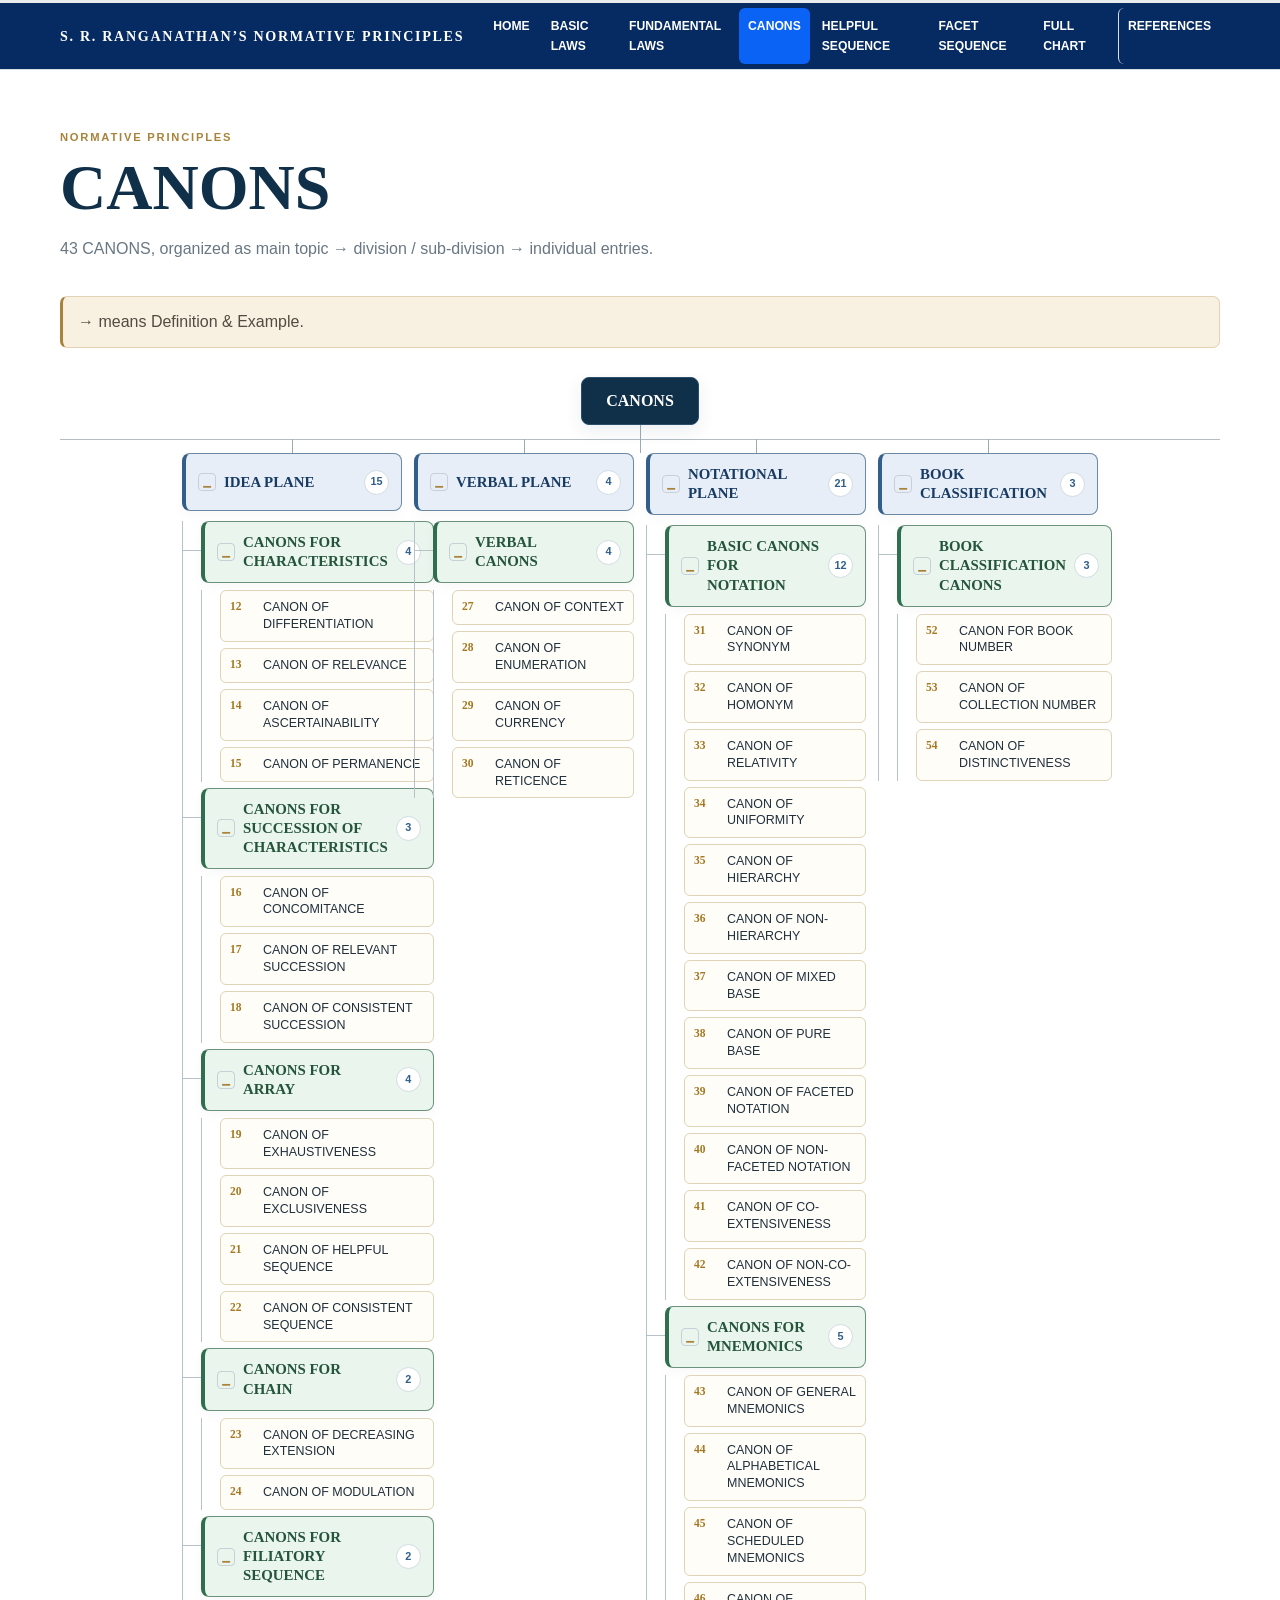
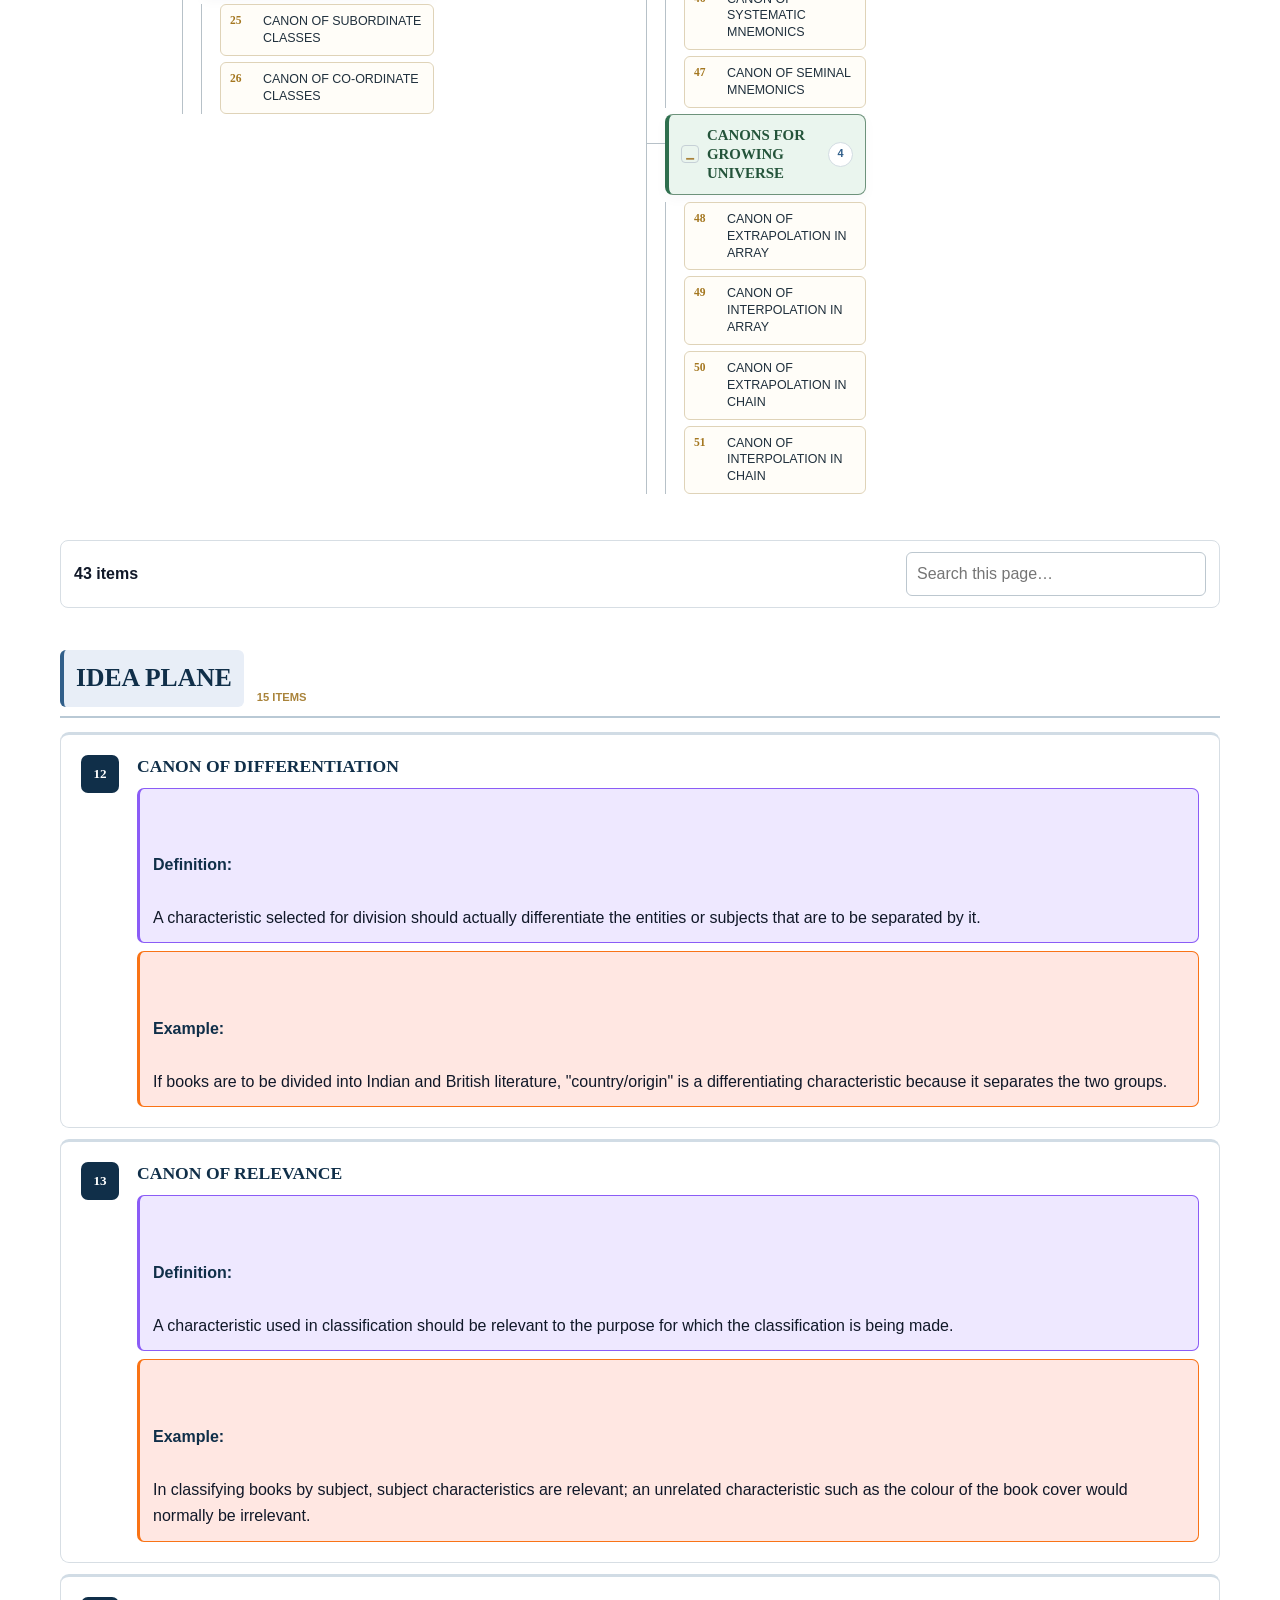
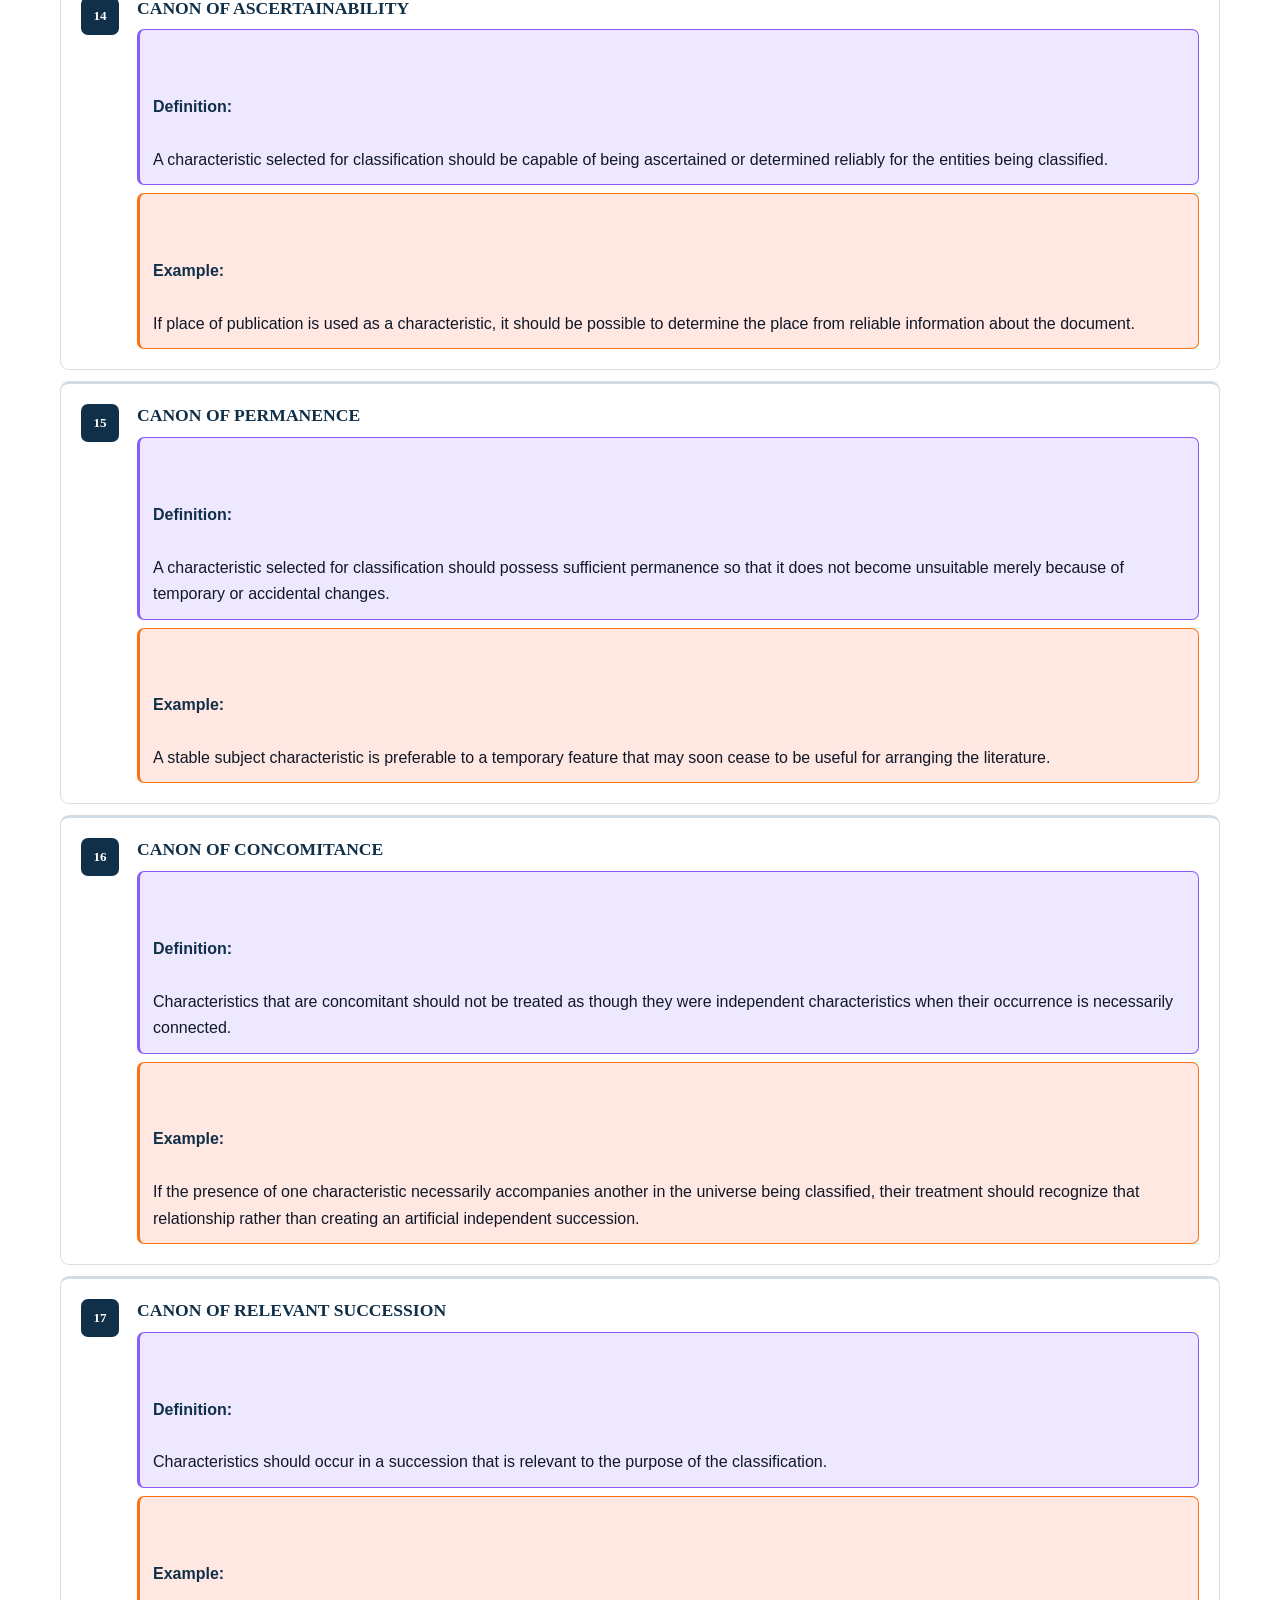
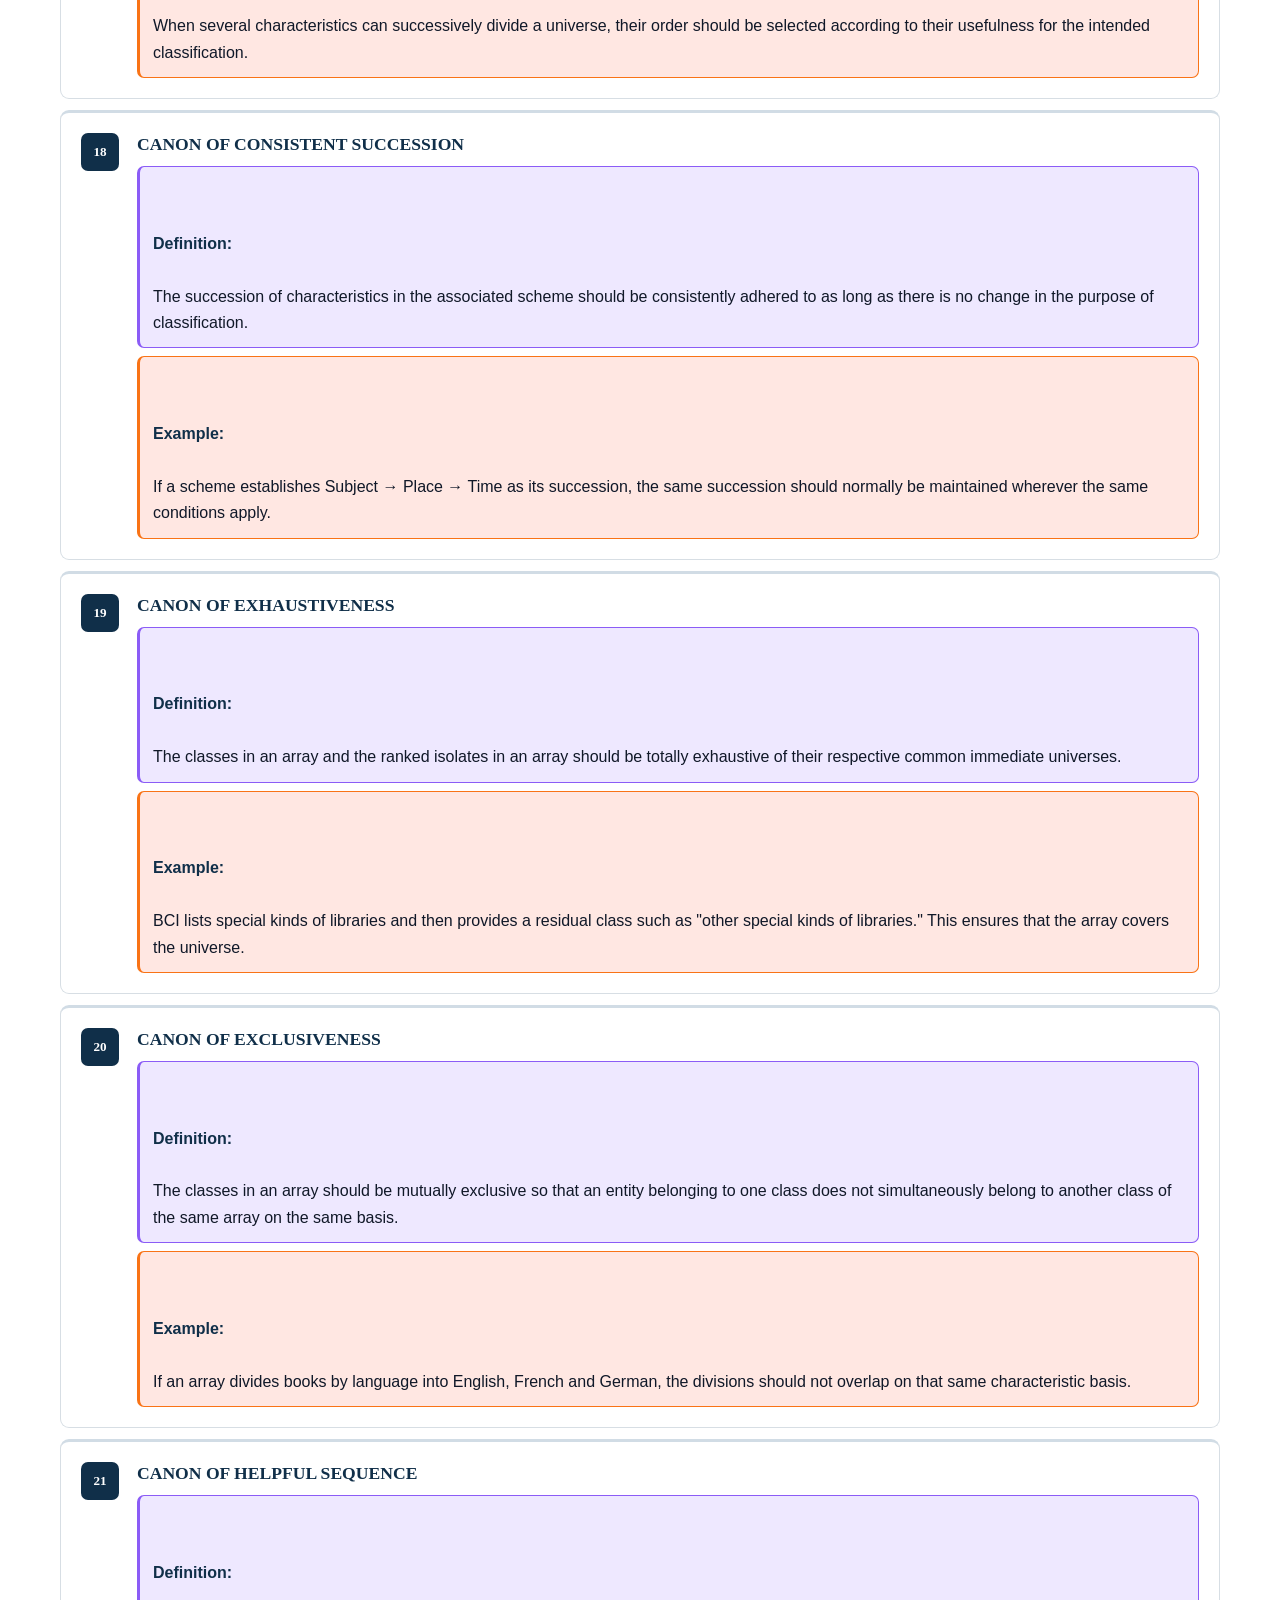
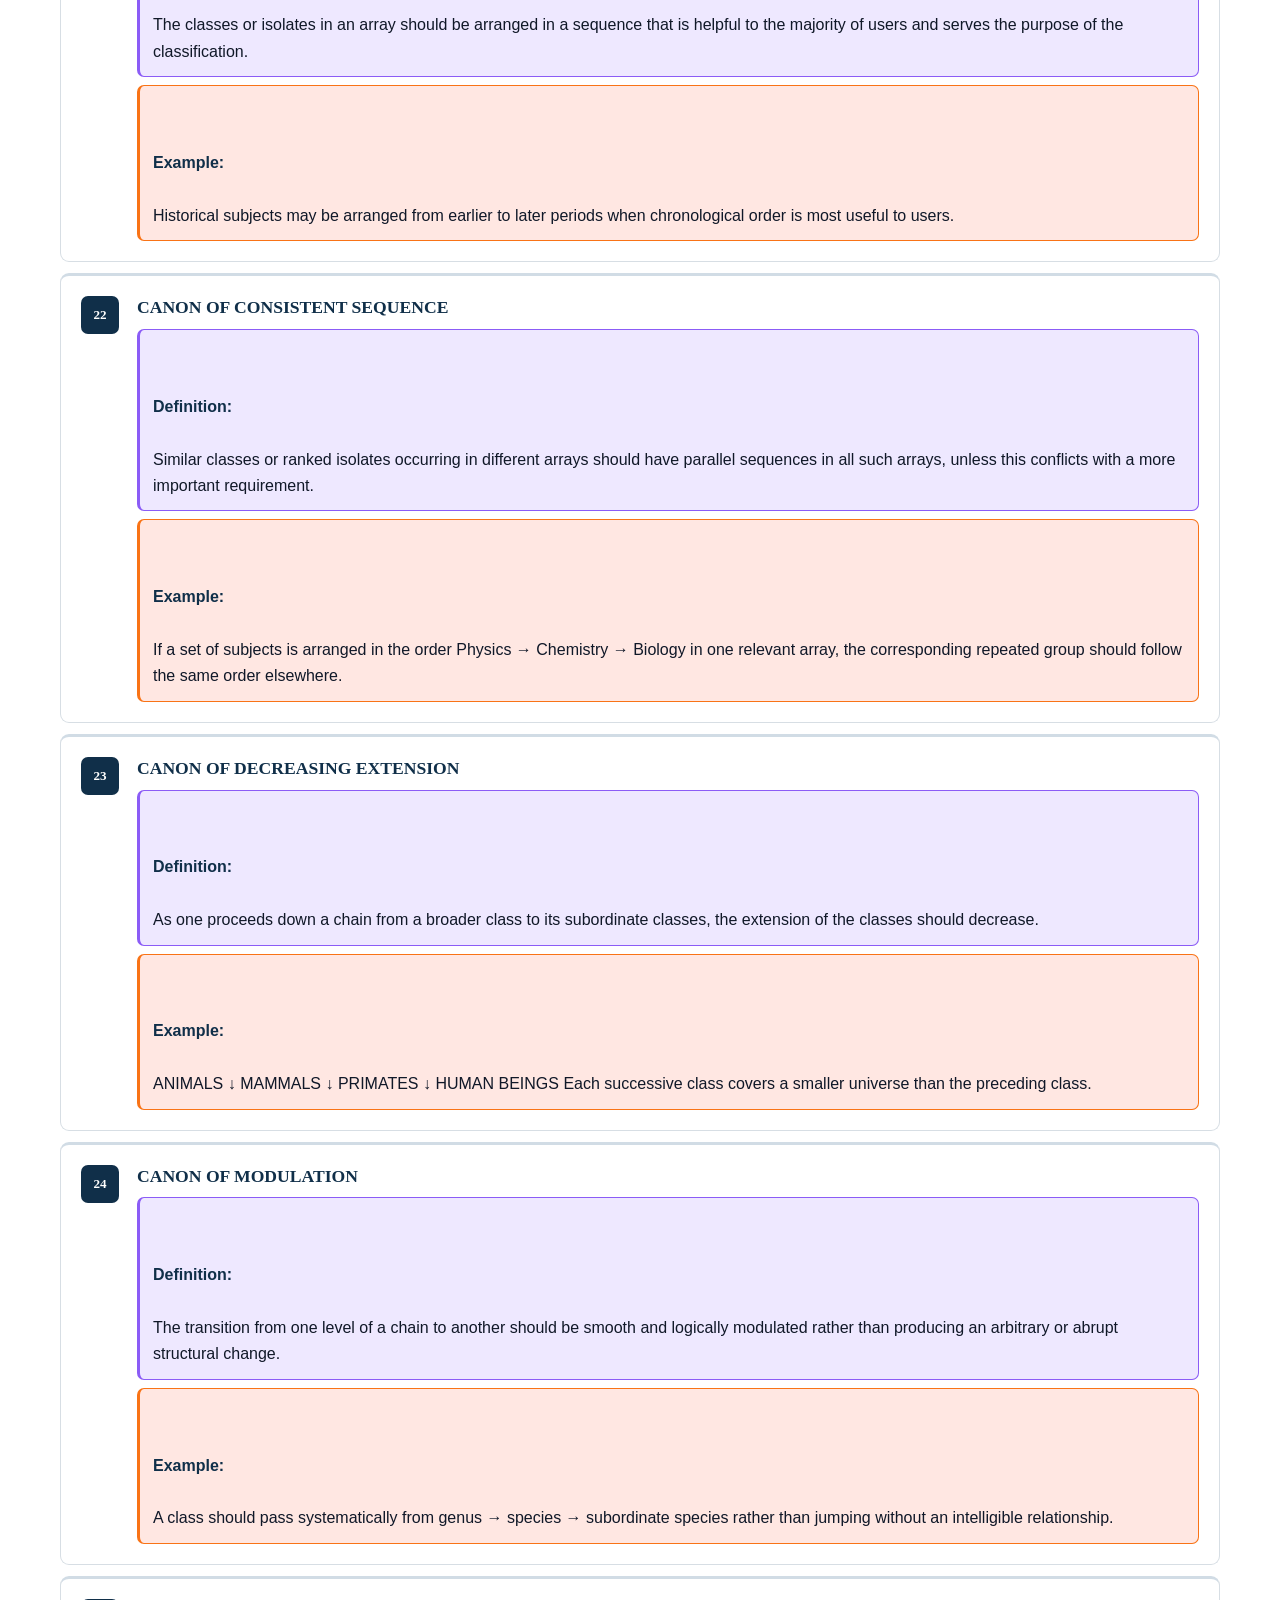
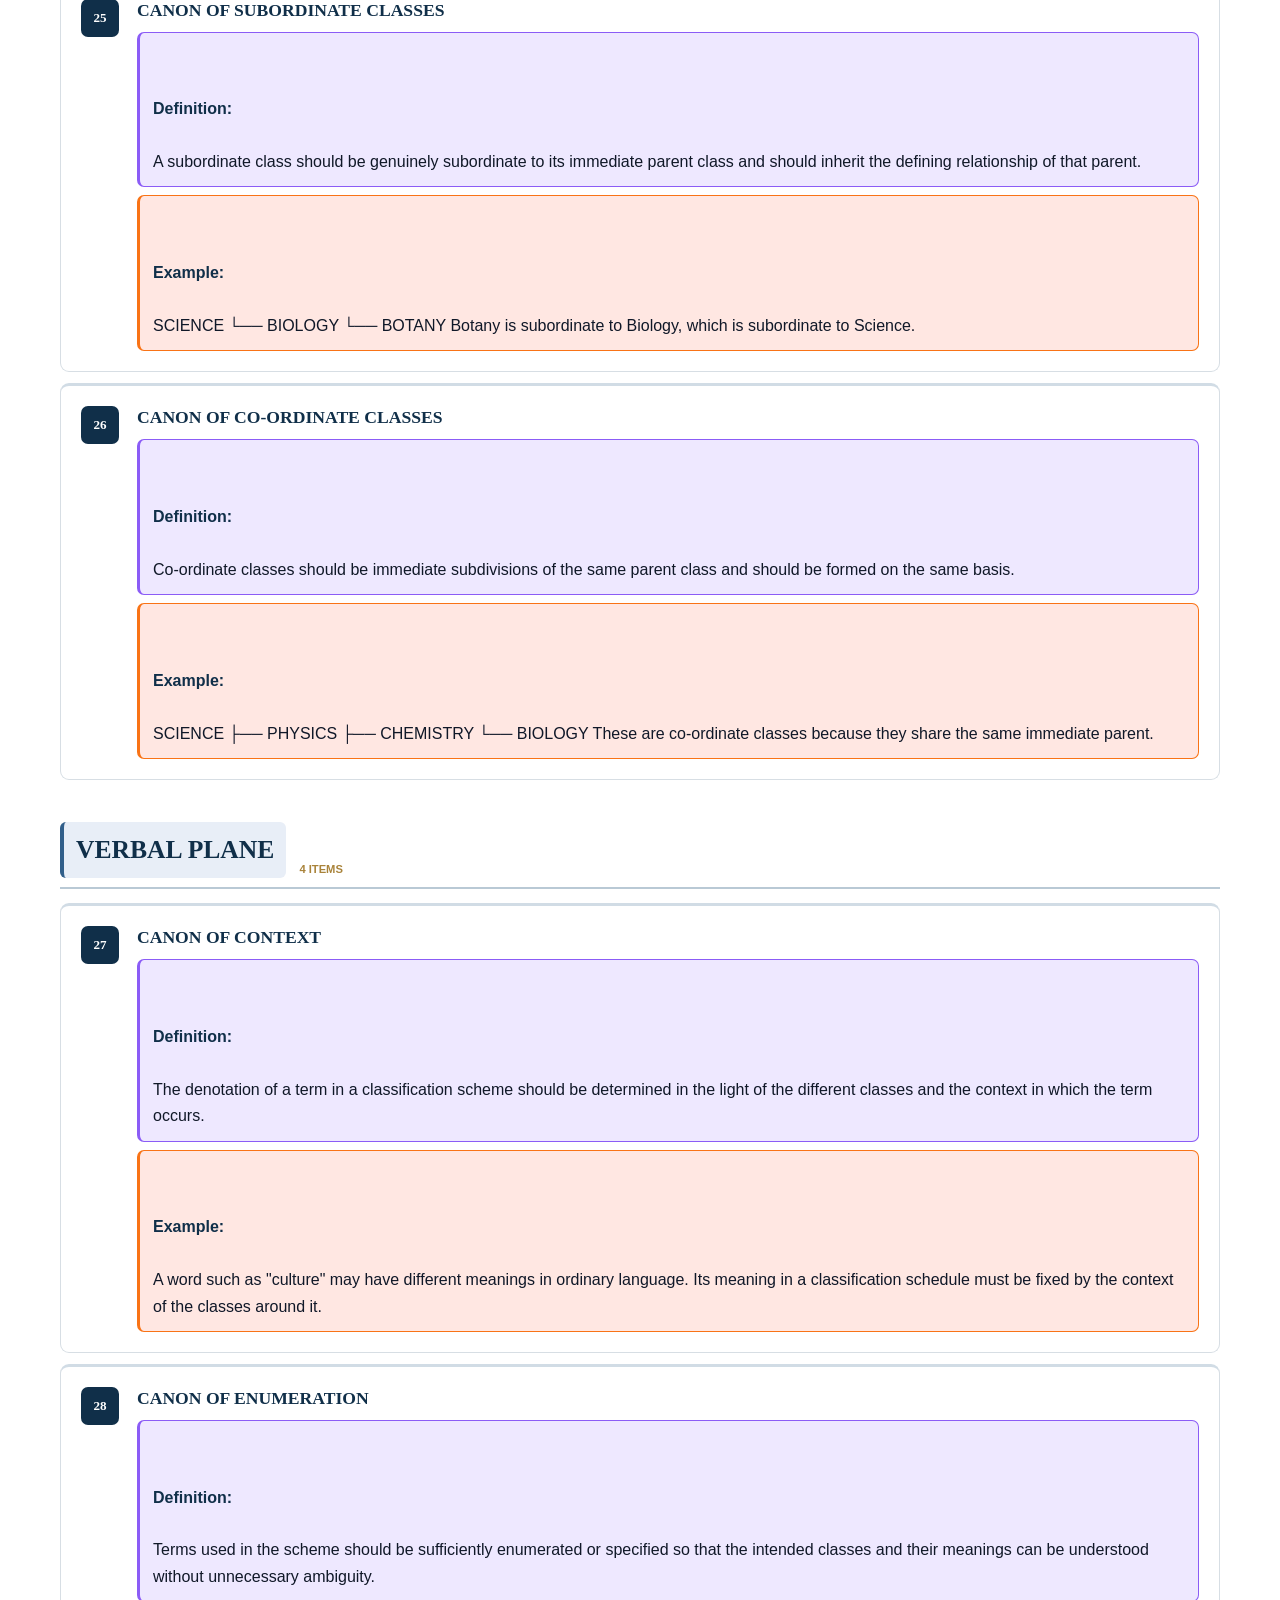
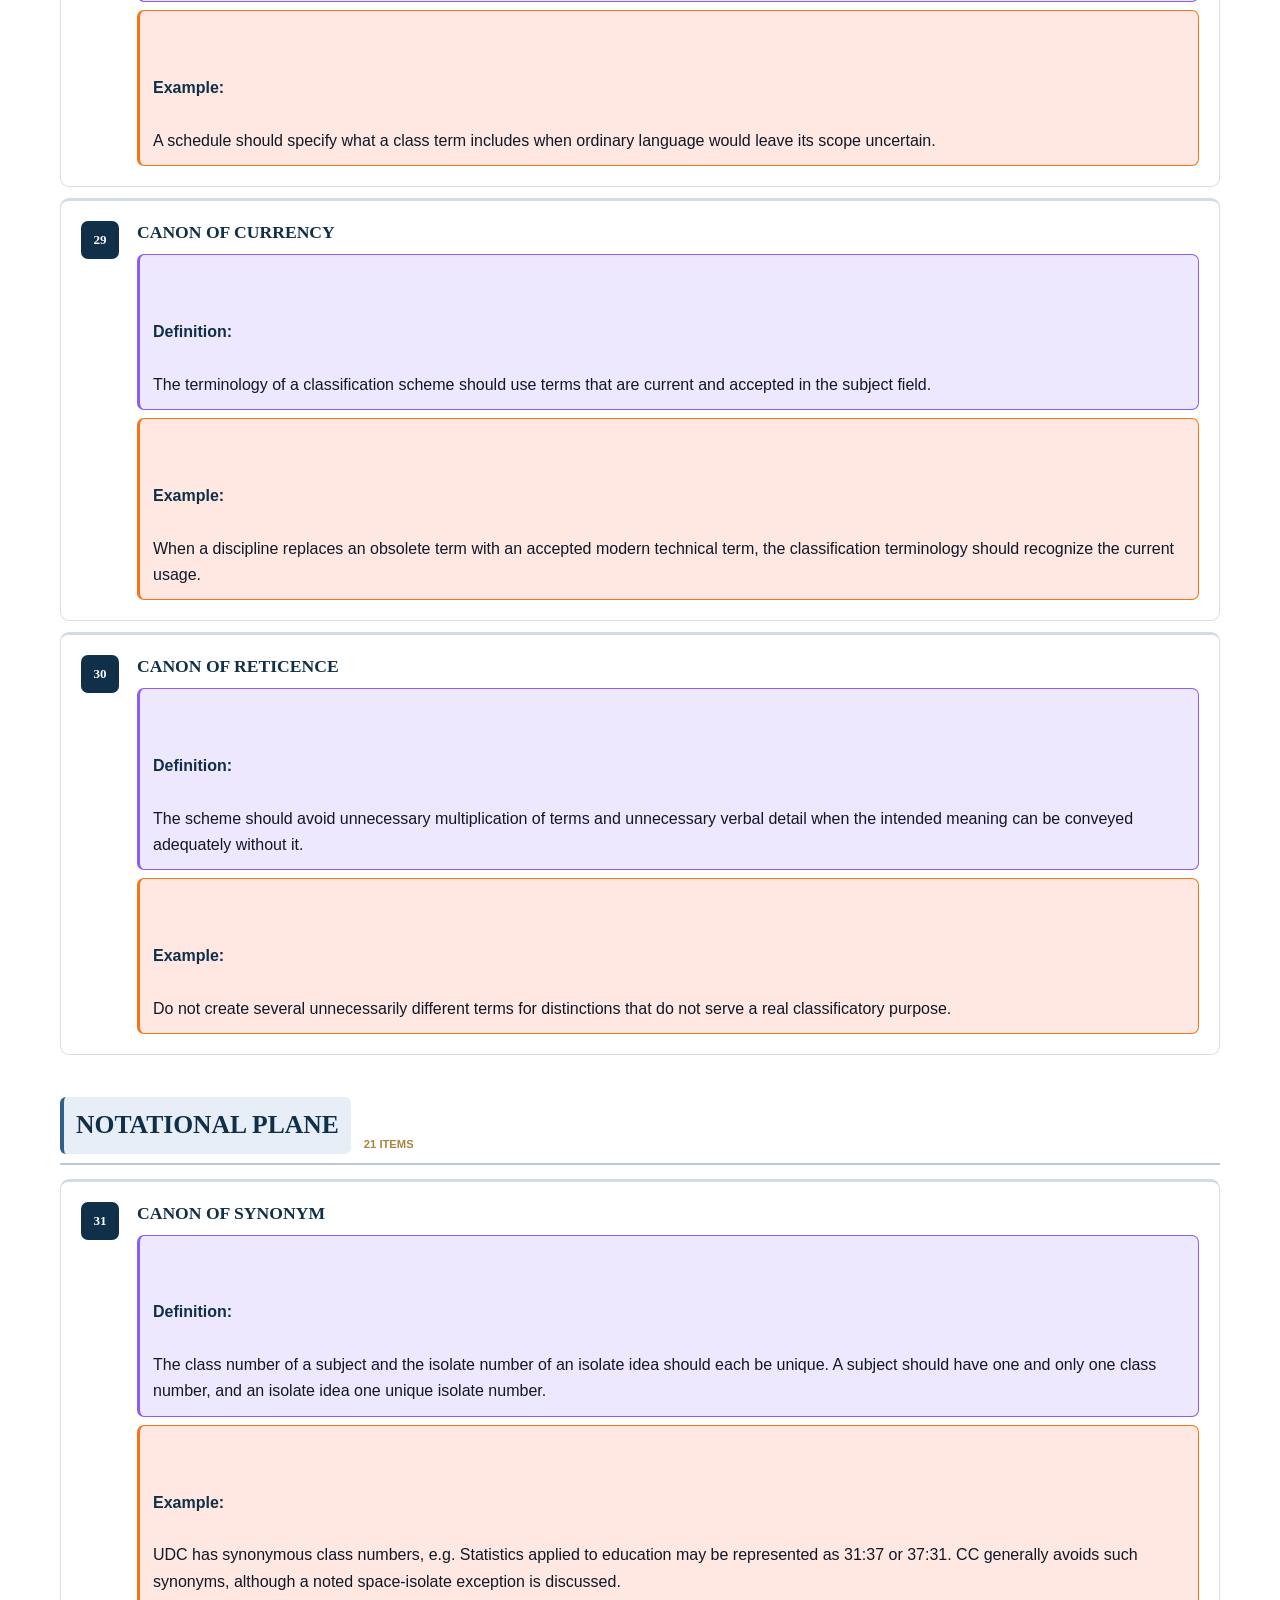
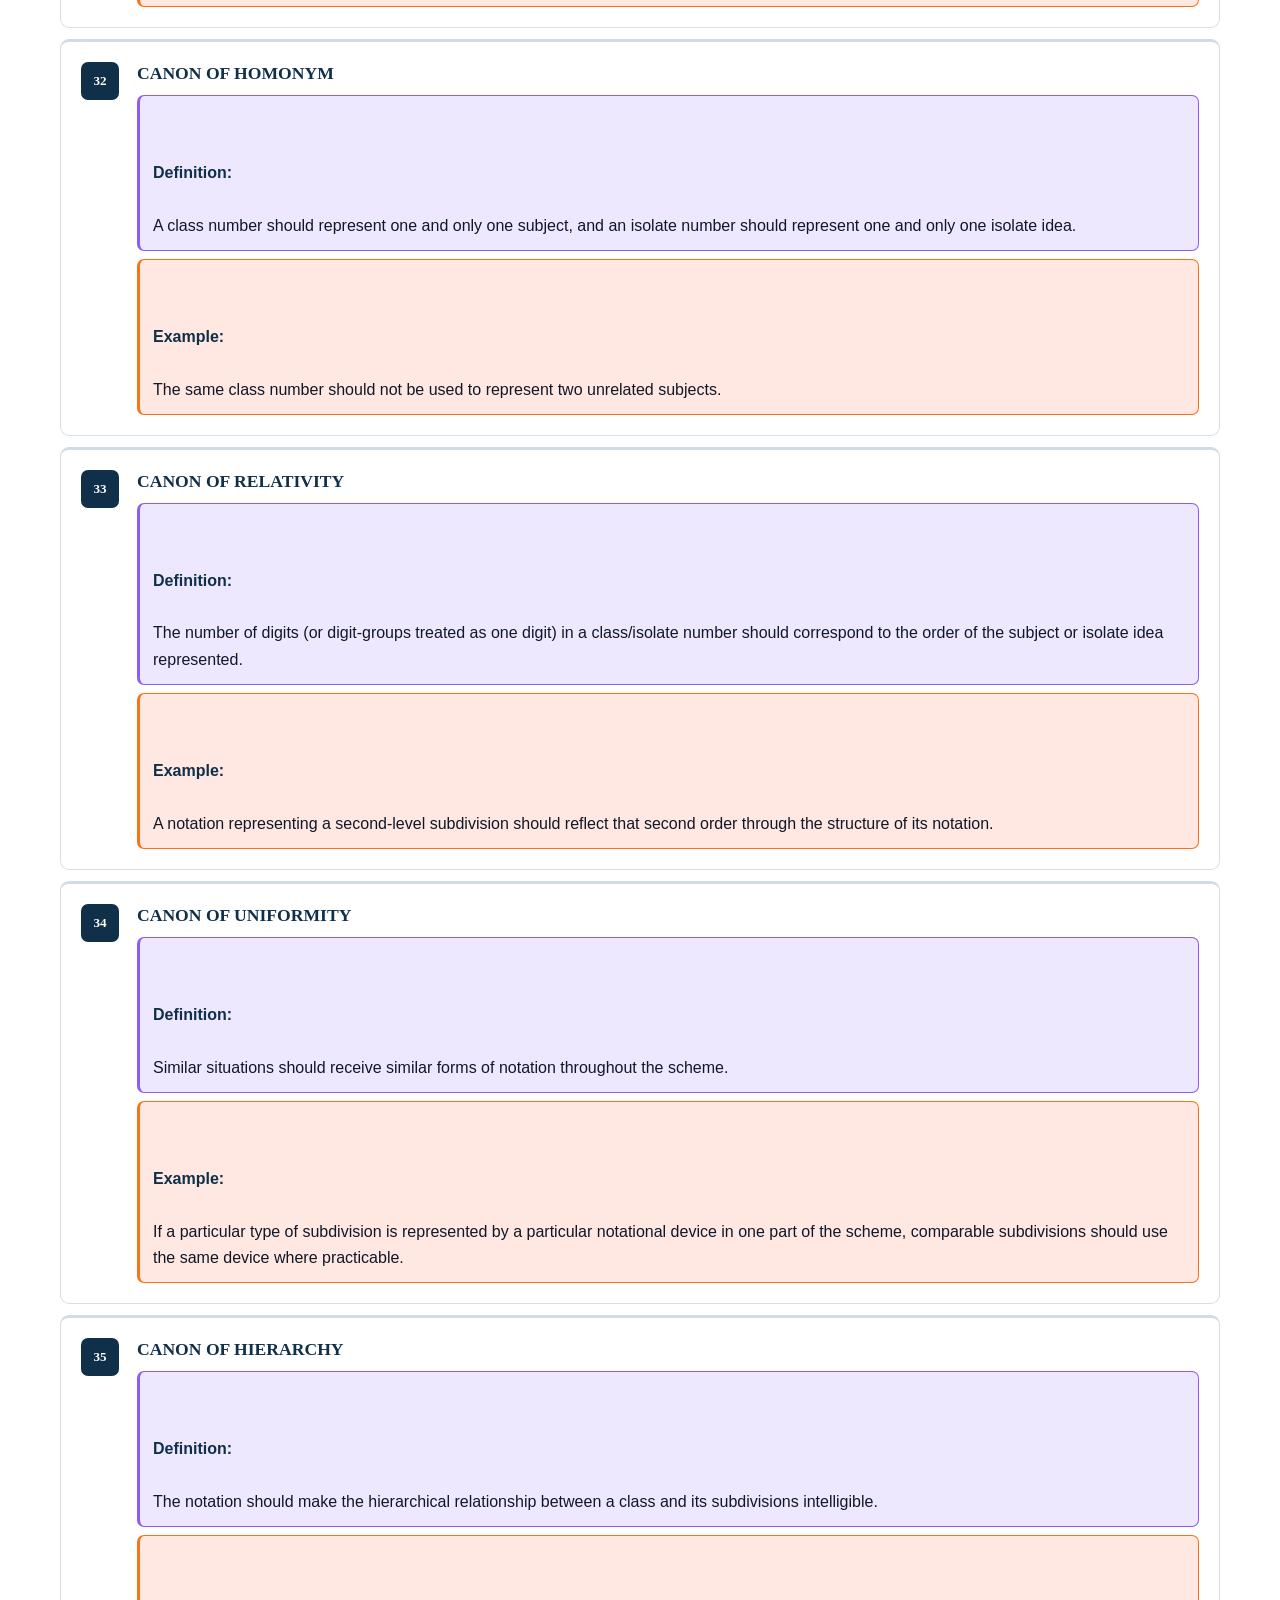
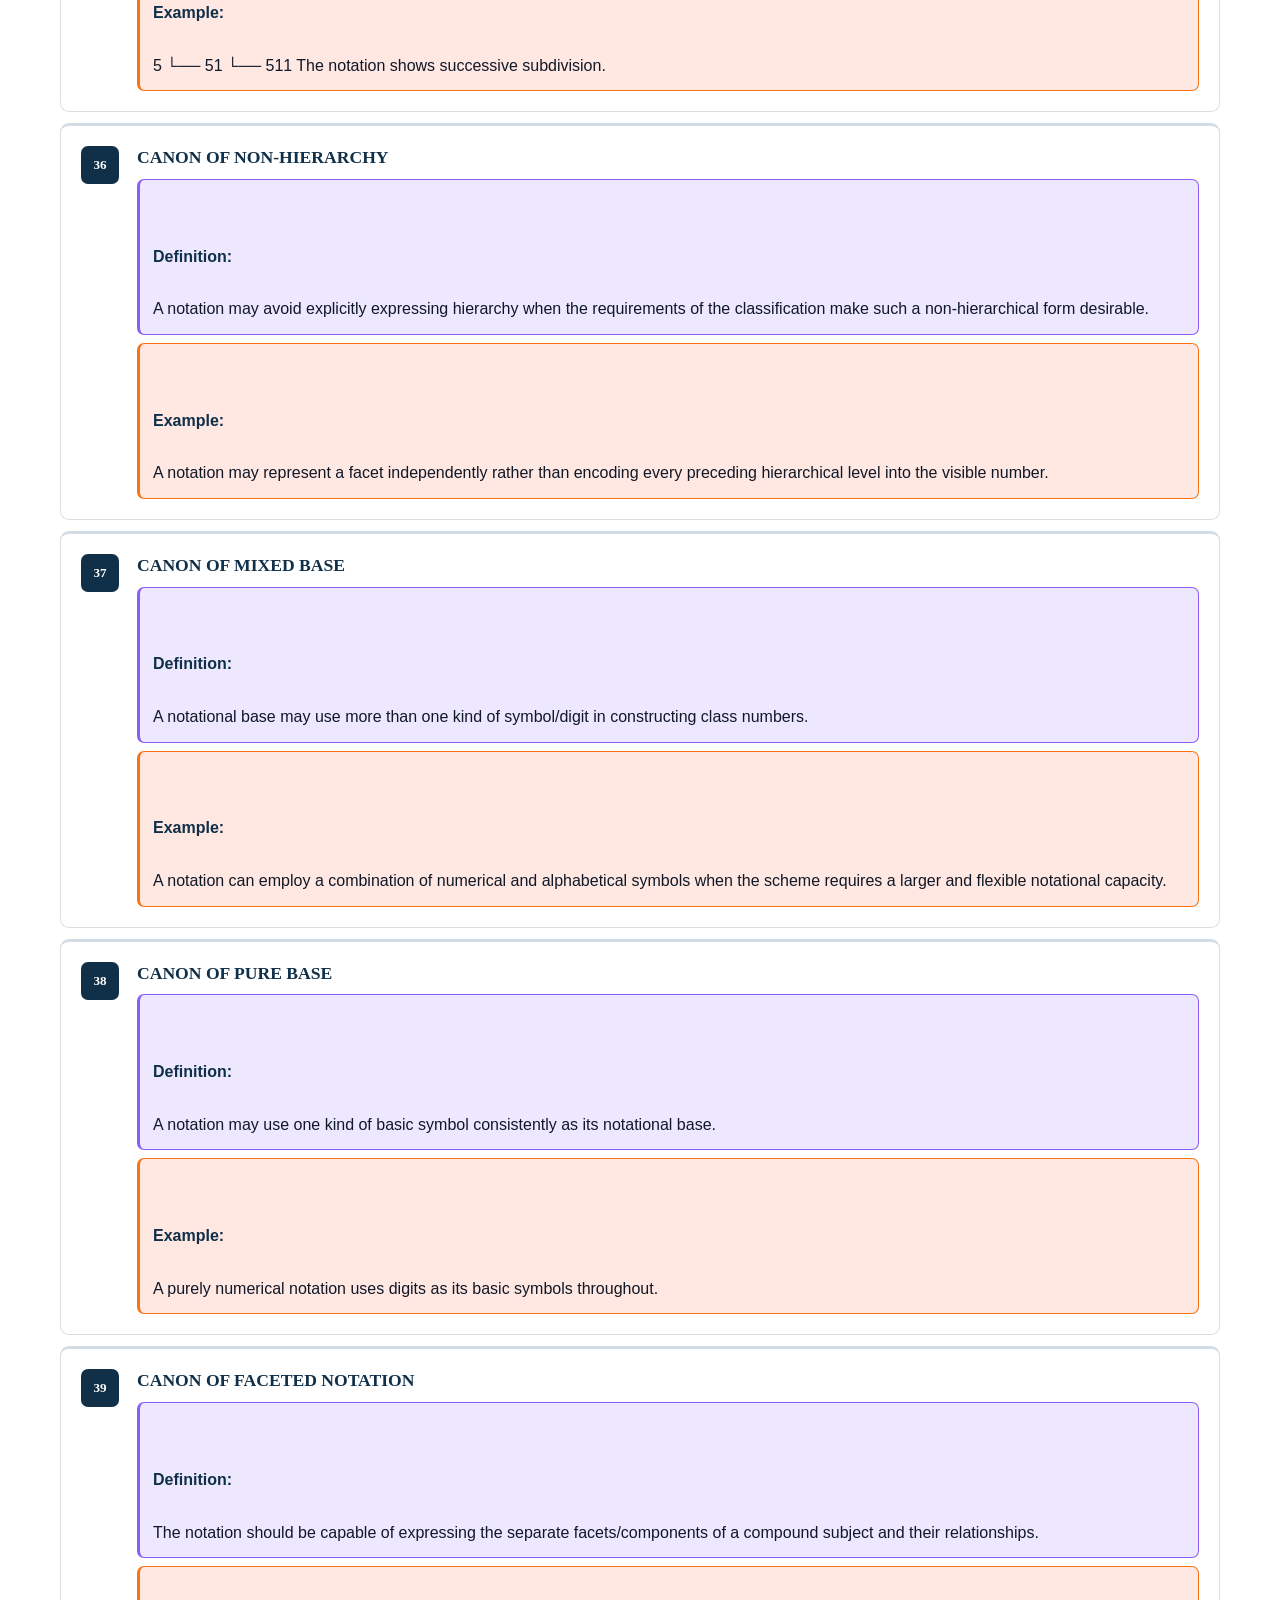
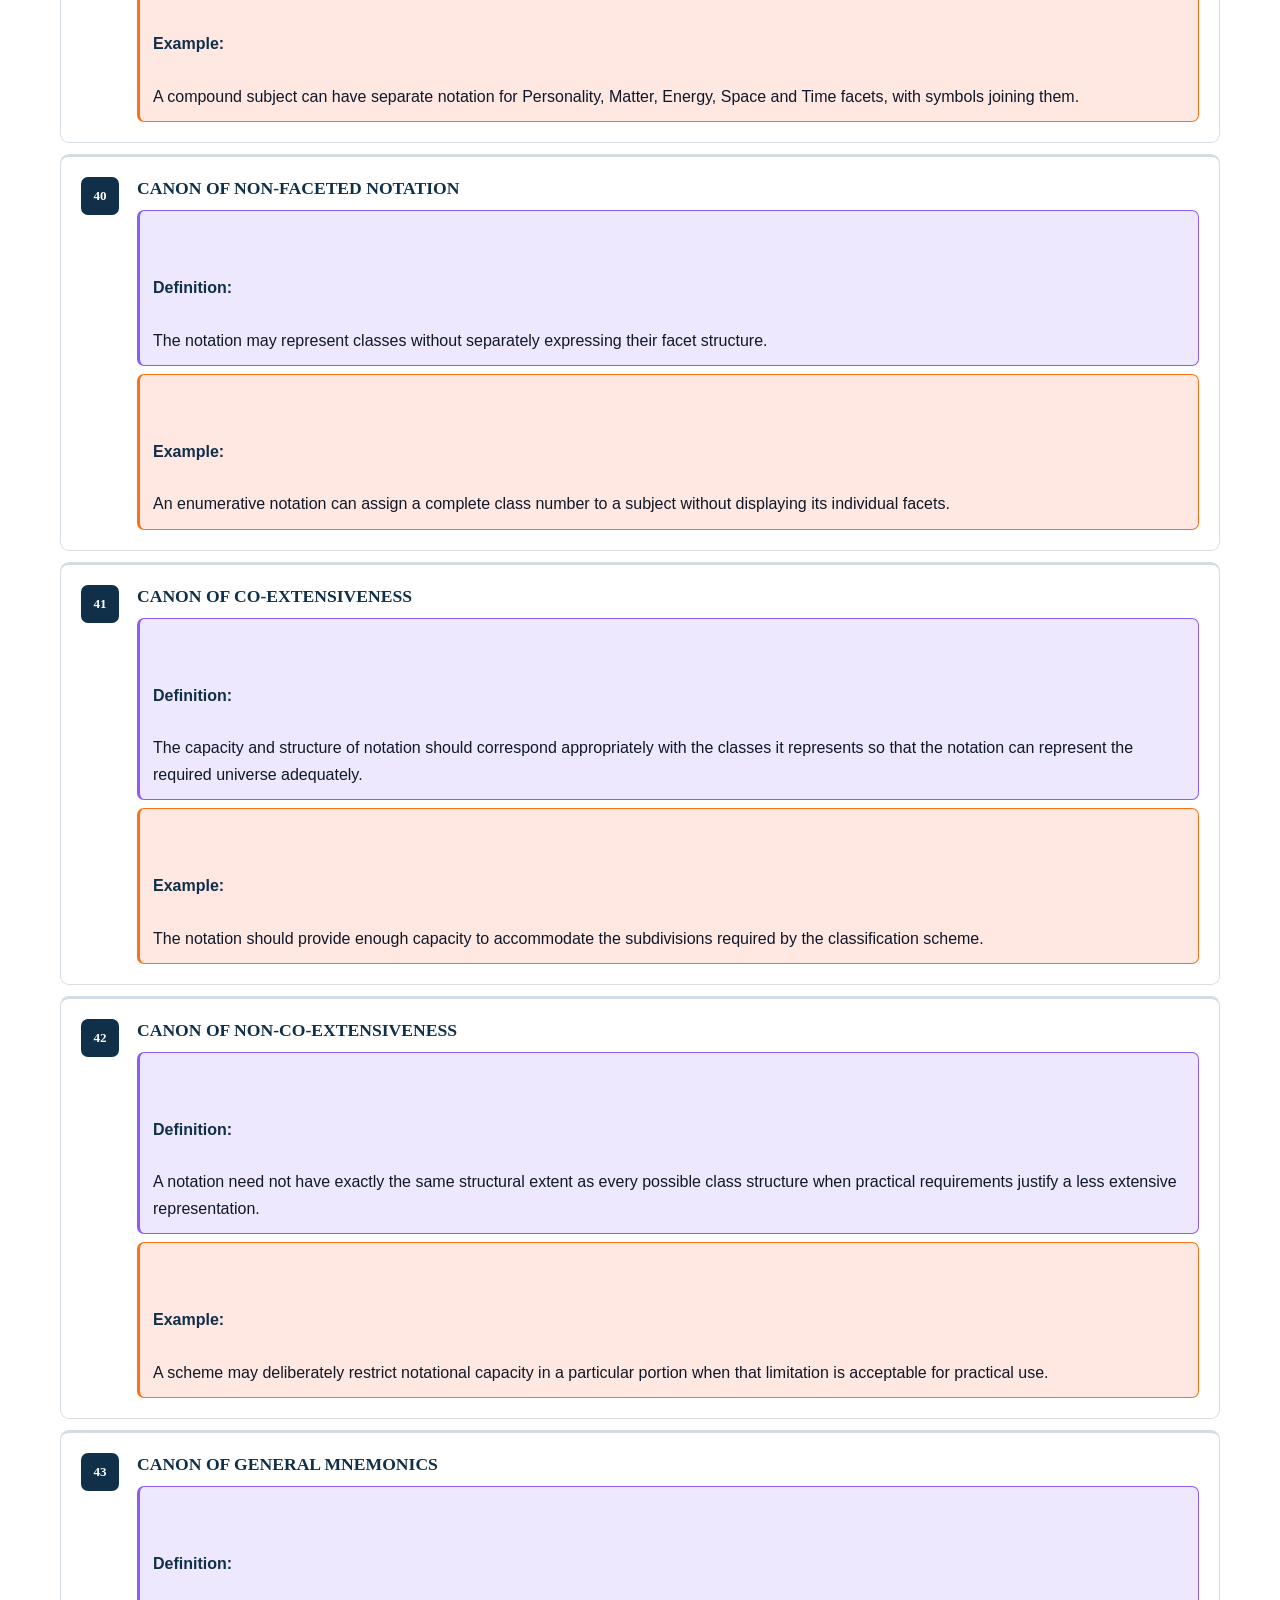
<file: canons.html>
<!DOCTYPE html>
<html lang="en">
 <head>
  <meta charset="utf-8"/>
  <meta content="width=device-width,initial-scale=1" name="viewport"/>
  <title>
   CANONS &middot; Normative Principles
  </title>
  <link href="style.css" rel="stylesheet"/>
 </head>
 <body id="top">
  <header class="site-header">
   <div class="progress">
    <span>
    </span>
   </div>
   <div class="nav-wrap">
    <a class="brand" href="index.html">
     S. R. RANGANATHAN&rsquo;S NORMATIVE PRINCIPLES
    </a>
    <button aria-controls="nav" aria-expanded="false" aria-label="Open navigation" class="menu-dots" type="button">
     <i>
     </i>
     <i>
     </i>
     <i>
     </i>
    </button>
    <nav id="nav">
     <a class="" href="index.html">
      HOME
     </a>
     <a class="" href="basic-laws.html">
      BASIC LAWS
     </a>
     <a class="" href="fundamental-laws.html">
      FUNDAMENTAL LAWS
     </a>
     <a class="active" href="canons.html">
      CANONS
     </a>
     <a class="" href="helpful-sequence.html">
      HELPFUL SEQUENCE
     </a>
     <a class="" href="facet-sequence.html">
      FACET SEQUENCE
     </a>
     <a href="full-chart.html">
      FULL CHART
     </a>
     <a class="ref-link" href="#references">
      REFERENCES
     </a>
    </nav>
   </div>
  </header>
  <main class="container">
   <section class="hero">
    <div class="eyebrow">
     NORMATIVE PRINCIPLES
    </div>
    <h1>
     CANONS
    </h1>
    <p>
     43 CANONS, organized as main topic &rarr; division / sub-division &rarr; individual entries.
    </p>
   </section>
   <div class="page-note">
    &rarr; means Definition &amp; Example.
   </div>
   <section aria-label="CANONS hierarchy" class="org-chart">
    <div class="org-root">
     CANONS
    </div>
    <div class="org-trunk">
    </div>
    <ul class="tree-root">
     <li class="tree-group">
      <div class="tree-branch">
       <span class="tree-toggle">
        &minus;
       </span>
       <strong>
        IDEA PLANE
       </strong>
       <span class="tree-count">
        15
       </span>
      </div>
      <ul>
       <li class="tree-group">
        <div class="tree-branch">
         <span aria-hidden="true" class="tree-toggle">
          &minus;
         </span>
         <strong>
          CANONS FOR CHARACTERISTICS
         </strong>
         <span class="tree-count">
          4
         </span>
        </div>
        <ul>
         <a class="tree-leaf" href="#item-12">
          <span class="tree-num">
           12
          </span>
          CANON OF DIFFERENTIATION
         </a>
         <a class="tree-leaf" href="#item-13">
          <span class="tree-num">
           13
          </span>
          CANON OF RELEVANCE
         </a>
         <a class="tree-leaf" href="#item-14">
          <span class="tree-num">
           14
          </span>
          CANON OF ASCERTAINABILITY
         </a>
         <a class="tree-leaf" href="#item-15">
          <span class="tree-num">
           15
          </span>
          CANON OF PERMANENCE
         </a>
        </ul>
       </li>
       <li class="tree-group">
        <div class="tree-branch">
         <span aria-hidden="true" class="tree-toggle">
          &minus;
         </span>
         <strong>
          CANONS FOR SUCCESSION OF CHARACTERISTICS
         </strong>
         <span class="tree-count">
          3
         </span>
        </div>
        <ul>
         <a class="tree-leaf" href="#item-16">
          <span class="tree-num">
           16
          </span>
          CANON OF CONCOMITANCE
         </a>
         <a class="tree-leaf" href="#item-17">
          <span class="tree-num">
           17
          </span>
          CANON OF RELEVANT SUCCESSION
         </a>
         <a class="tree-leaf" href="#item-18">
          <span class="tree-num">
           18
          </span>
          CANON OF CONSISTENT SUCCESSION
         </a>
        </ul>
       </li>
       <li class="tree-group">
        <div class="tree-branch">
         <span aria-hidden="true" class="tree-toggle">
          &minus;
         </span>
         <strong>
          CANONS FOR ARRAY
         </strong>
         <span class="tree-count">
          4
         </span>
        </div>
        <ul>
         <a class="tree-leaf" href="#item-19">
          <span class="tree-num">
           19
          </span>
          CANON OF EXHAUSTIVENESS
         </a>
         <a class="tree-leaf" href="#item-20">
          <span class="tree-num">
           20
          </span>
          CANON OF EXCLUSIVENESS
         </a>
         <a class="tree-leaf" href="#item-21">
          <span class="tree-num">
           21
          </span>
          CANON OF HELPFUL SEQUENCE
         </a>
         <a class="tree-leaf" href="#item-22">
          <span class="tree-num">
           22
          </span>
          CANON OF CONSISTENT SEQUENCE
         </a>
        </ul>
       </li>
       <li class="tree-group">
        <div class="tree-branch">
         <span aria-hidden="true" class="tree-toggle">
          &minus;
         </span>
         <strong>
          CANONS FOR CHAIN
         </strong>
         <span class="tree-count">
          2
         </span>
        </div>
        <ul>
         <a class="tree-leaf" href="#item-23">
          <span class="tree-num">
           23
          </span>
          CANON OF DECREASING EXTENSION
         </a>
         <a class="tree-leaf" href="#item-24">
          <span class="tree-num">
           24
          </span>
          CANON OF MODULATION
         </a>
        </ul>
       </li>
       <li class="tree-group">
        <div class="tree-branch">
         <span aria-hidden="true" class="tree-toggle">
          &minus;
         </span>
         <strong>
          CANONS FOR FILIATORY SEQUENCE
         </strong>
         <span class="tree-count">
          2
         </span>
        </div>
        <ul>
         <a class="tree-leaf" href="#item-25">
          <span class="tree-num">
           25
          </span>
          CANON OF SUBORDINATE CLASSES
         </a>
         <a class="tree-leaf" href="#item-26">
          <span class="tree-num">
           26
          </span>
          CANON OF CO-ORDINATE CLASSES
         </a>
        </ul>
       </li>
      </ul>
     </li>
     <li class="tree-group">
      <div class="tree-branch">
       <span class="tree-toggle">
        &minus;
       </span>
       <strong>
        VERBAL PLANE
       </strong>
       <span class="tree-count">
        4
       </span>
      </div>
      <ul>
       <li class="tree-group">
        <div class="tree-branch">
         <span aria-hidden="true" class="tree-toggle">
          &minus;
         </span>
         <strong>
          VERBAL CANONS
         </strong>
         <span class="tree-count">
          4
         </span>
        </div>
        <ul>
         <a class="tree-leaf" href="#item-27">
          <span class="tree-num">
           27
          </span>
          CANON OF CONTEXT
         </a>
         <a class="tree-leaf" href="#item-28">
          <span class="tree-num">
           28
          </span>
          CANON OF ENUMERATION
         </a>
         <a class="tree-leaf" href="#item-29">
          <span class="tree-num">
           29
          </span>
          CANON OF CURRENCY
         </a>
         <a class="tree-leaf" href="#item-30">
          <span class="tree-num">
           30
          </span>
          CANON OF RETICENCE
         </a>
        </ul>
       </li>
      </ul>
     </li>
     <li class="tree-group">
      <div class="tree-branch">
       <span class="tree-toggle">
        &minus;
       </span>
       <strong>
        NOTATIONAL PLANE
       </strong>
       <span class="tree-count">
        21
       </span>
      </div>
      <ul>
       <li class="tree-group">
        <div class="tree-branch">
         <span aria-hidden="true" class="tree-toggle">
          &minus;
         </span>
         <strong>
          BASIC CANONS FOR NOTATION
         </strong>
         <span class="tree-count">
          12
         </span>
        </div>
        <ul>
         <a class="tree-leaf" href="#item-31">
          <span class="tree-num">
           31
          </span>
          CANON OF SYNONYM
         </a>
         <a class="tree-leaf" href="#item-32">
          <span class="tree-num">
           32
          </span>
          CANON OF HOMONYM
         </a>
         <a class="tree-leaf" href="#item-33">
          <span class="tree-num">
           33
          </span>
          CANON OF RELATIVITY
         </a>
         <a class="tree-leaf" href="#item-34">
          <span class="tree-num">
           34
          </span>
          CANON OF UNIFORMITY
         </a>
         <a class="tree-leaf" href="#item-35">
          <span class="tree-num">
           35
          </span>
          CANON OF HIERARCHY
         </a>
         <a class="tree-leaf" href="#item-36">
          <span class="tree-num">
           36
          </span>
          CANON OF NON-HIERARCHY
         </a>
         <a class="tree-leaf" href="#item-37">
          <span class="tree-num">
           37
          </span>
          CANON OF MIXED BASE
         </a>
         <a class="tree-leaf" href="#item-38">
          <span class="tree-num">
           38
          </span>
          CANON OF PURE BASE
         </a>
         <a class="tree-leaf" href="#item-39">
          <span class="tree-num">
           39
          </span>
          CANON OF FACETED NOTATION
         </a>
         <a class="tree-leaf" href="#item-40">
          <span class="tree-num">
           40
          </span>
          CANON OF NON-FACETED NOTATION
         </a>
         <a class="tree-leaf" href="#item-41">
          <span class="tree-num">
           41
          </span>
          CANON OF CO-EXTENSIVENESS
         </a>
         <a class="tree-leaf" href="#item-42">
          <span class="tree-num">
           42
          </span>
          CANON OF NON-CO-EXTENSIVENESS
         </a>
        </ul>
       </li>
       <li class="tree-group">
        <div class="tree-branch">
         <span aria-hidden="true" class="tree-toggle">
          &minus;
         </span>
         <strong>
          CANONS FOR MNEMONICS
         </strong>
         <span class="tree-count">
          5
         </span>
        </div>
        <ul>
         <a class="tree-leaf" href="#item-43">
          <span class="tree-num">
           43
          </span>
          CANON OF GENERAL MNEMONICS
         </a>
         <a class="tree-leaf" href="#item-44">
          <span class="tree-num">
           44
          </span>
          CANON OF ALPHABETICAL MNEMONICS
         </a>
         <a class="tree-leaf" href="#item-45">
          <span class="tree-num">
           45
          </span>
          CANON OF SCHEDULED MNEMONICS
         </a>
         <a class="tree-leaf" href="#item-46">
          <span class="tree-num">
           46
          </span>
          CANON OF SYSTEMATIC MNEMONICS
         </a>
         <a class="tree-leaf" href="#item-47">
          <span class="tree-num">
           47
          </span>
          CANON OF SEMINAL MNEMONICS
         </a>
        </ul>
       </li>
       <li class="tree-group">
        <div class="tree-branch">
         <span aria-hidden="true" class="tree-toggle">
          &minus;
         </span>
         <strong>
          CANONS FOR GROWING UNIVERSE
         </strong>
         <span class="tree-count">
          4
         </span>
        </div>
        <ul>
         <a class="tree-leaf" href="#item-48">
          <span class="tree-num">
           48
          </span>
          CANON OF EXTRAPOLATION IN ARRAY
         </a>
         <a class="tree-leaf" href="#item-49">
          <span class="tree-num">
           49
          </span>
          CANON OF INTERPOLATION IN ARRAY
         </a>
         <a class="tree-leaf" href="#item-50">
          <span class="tree-num">
           50
          </span>
          CANON OF EXTRAPOLATION IN CHAIN
         </a>
         <a class="tree-leaf" href="#item-51">
          <span class="tree-num">
           51
          </span>
          CANON OF INTERPOLATION IN CHAIN
         </a>
        </ul>
       </li>
      </ul>
     </li>
     <li class="tree-group">
      <div class="tree-branch">
       <span class="tree-toggle">
        &minus;
       </span>
       <strong>
        BOOK CLASSIFICATION
       </strong>
       <span class="tree-count">
        3
       </span>
      </div>
      <ul>
       <li class="tree-group">
        <div class="tree-branch">
         <span aria-hidden="true" class="tree-toggle">
          &minus;
         </span>
         <strong>
          BOOK CLASSIFICATION CANONS
         </strong>
         <span class="tree-count">
          3
         </span>
        </div>
        <ul>
         <a class="tree-leaf" href="#item-52">
          <span class="tree-num">
           52
          </span>
          CANON FOR BOOK NUMBER
         </a>
         <a class="tree-leaf" href="#item-53">
          <span class="tree-num">
           53
          </span>
          CANON OF COLLECTION NUMBER
         </a>
         <a class="tree-leaf" href="#item-54">
          <span class="tree-num">
           54
          </span>
          CANON OF DISTINCTIVENESS
         </a>
        </ul>
       </li>
      </ul>
     </li>
    </ul>
   </section>
   <div class="tools">
    <strong class="count">
     43 items
    </strong>
    <input class="search" placeholder="Search this page&hellip;" type="search"/>
   </div>
   <section class="section" id="division-0">
    <div class="section-head">
     <h2>
      IDEA PLANE
     </h2>
     <span>
      15 ITEMS
     </span>
    </div>
    <div class="items">
     <article class="item" id="item-12">
      <div class="num">
       12
      </div>
      <div>
       <h3>
        CANON OF DIFFERENTIATION
       </h3>
       <div class="definition">
        <b>
         Definition:
        </b>
        A characteristic selected for division should actually differentiate the entities or subjects that are to be separated by it.
       </div>
       <div class="example">
        <b>
         Example:
        </b>
        If books are to be divided into Indian and British literature, "country/origin" is a differentiating characteristic because it separates the two groups.
       </div>
      </div>
     </article>
     <article class="item" id="item-13">
      <div class="num">
       13
      </div>
      <div>
       <h3>
        CANON OF RELEVANCE
       </h3>
       <div class="definition">
        <b>
         Definition:
        </b>
        A characteristic used in classification should be relevant to the purpose for which the classification is being made.
       </div>
       <div class="example">
        <b>
         Example:
        </b>
        In classifying books by subject, subject characteristics are relevant; an unrelated characteristic such as the colour of the book cover would normally be irrelevant.
       </div>
      </div>
     </article>
     <article class="item" id="item-14">
      <div class="num">
       14
      </div>
      <div>
       <h3>
        CANON OF ASCERTAINABILITY
       </h3>
       <div class="definition">
        <b>
         Definition:
        </b>
        A characteristic selected for classification should be capable of being ascertained or determined reliably for the entities being classified.
       </div>
       <div class="example">
        <b>
         Example:
        </b>
        If place of publication is used as a characteristic, it should be possible to determine the place from reliable information about the document.
       </div>
      </div>
     </article>
     <article class="item" id="item-15">
      <div class="num">
       15
      </div>
      <div>
       <h3>
        CANON OF PERMANENCE
       </h3>
       <div class="definition">
        <b>
         Definition:
        </b>
        A characteristic selected for classification should possess sufficient permanence so that it does not become unsuitable merely because of temporary or accidental changes.
       </div>
       <div class="example">
        <b>
         Example:
        </b>
        A stable subject characteristic is preferable to a temporary feature that may soon cease to be useful for arranging the literature.
       </div>
      </div>
     </article>
     <article class="item" id="item-16">
      <div class="num">
       16
      </div>
      <div>
       <h3>
        CANON OF CONCOMITANCE
       </h3>
       <div class="definition">
        <b>
         Definition:
        </b>
        Characteristics that are concomitant should not be treated as though they were independent characteristics when their occurrence is necessarily connected.
       </div>
       <div class="example">
        <b>
         Example:
        </b>
        If the presence of one characteristic necessarily accompanies another in the universe being classified, their treatment should recognize that relationship rather than creating an artificial independent succession.
       </div>
      </div>
     </article>
     <article class="item" id="item-17">
      <div class="num">
       17
      </div>
      <div>
       <h3>
        CANON OF RELEVANT SUCCESSION
       </h3>
       <div class="definition">
        <b>
         Definition:
        </b>
        Characteristics should occur in a succession that is relevant to the purpose of the classification.
       </div>
       <div class="example">
        <b>
         Example:
        </b>
        When several characteristics can successively divide a universe, their order should be selected according to their usefulness for the intended classification.
       </div>
      </div>
     </article>
     <article class="item" id="item-18">
      <div class="num">
       18
      </div>
      <div>
       <h3>
        CANON OF CONSISTENT SUCCESSION
       </h3>
       <div class="definition">
        <b>
         Definition:
        </b>
        The succession of characteristics in the associated scheme should be consistently adhered to as long as there is no change in the purpose of classification.
       </div>
       <div class="example">
        <b>
         Example:
        </b>
        If a scheme establishes Subject &rarr; Place &rarr; Time as its succession, the same succession should normally be maintained wherever the same conditions apply.
       </div>
      </div>
     </article>
     <article class="item" id="item-19">
      <div class="num">
       19
      </div>
      <div>
       <h3>
        CANON OF EXHAUSTIVENESS
       </h3>
       <div class="definition">
        <b>
         Definition:
        </b>
        The classes in an array and the ranked isolates in an array should be totally exhaustive of their respective common immediate universes.
       </div>
       <div class="example">
        <b>
         Example:
        </b>
        BCI lists special kinds of libraries and then provides a residual class such as "other special kinds of libraries." This ensures that the array covers the universe.
       </div>
      </div>
     </article>
     <article class="item" id="item-20">
      <div class="num">
       20
      </div>
      <div>
       <h3>
        CANON OF EXCLUSIVENESS
       </h3>
       <div class="definition">
        <b>
         Definition:
        </b>
        The classes in an array should be mutually exclusive so that an entity belonging to one class does not simultaneously belong to another class of the same array on the same basis.
       </div>
       <div class="example">
        <b>
         Example:
        </b>
        If an array divides books by language into English, French and German, the divisions should not overlap on that same characteristic basis.
       </div>
      </div>
     </article>
     <article class="item" id="item-21">
      <div class="num">
       21
      </div>
      <div>
       <h3>
        CANON OF HELPFUL SEQUENCE
       </h3>
       <div class="definition">
        <b>
         Definition:
        </b>
        The classes or isolates in an array should be arranged in a sequence that is helpful to the majority of users and serves the purpose of the classification.
       </div>
       <div class="example">
        <b>
         Example:
        </b>
        Historical subjects may be arranged from earlier to later periods when chronological order is most useful to users.
       </div>
      </div>
     </article>
     <article class="item" id="item-22">
      <div class="num">
       22
      </div>
      <div>
       <h3>
        CANON OF CONSISTENT SEQUENCE
       </h3>
       <div class="definition">
        <b>
         Definition:
        </b>
        Similar classes or ranked isolates occurring in different arrays should have parallel sequences in all such arrays, unless this conflicts with a more important requirement.
       </div>
       <div class="example">
        <b>
         Example:
        </b>
        If a set of subjects is arranged in the order Physics &rarr; Chemistry &rarr; Biology in one relevant array, the corresponding repeated group should follow the same order elsewhere.
       </div>
      </div>
     </article>
     <article class="item" id="item-23">
      <div class="num">
       23
      </div>
      <div>
       <h3>
        CANON OF DECREASING EXTENSION
       </h3>
       <div class="definition">
        <b>
         Definition:
        </b>
        As one proceeds down a chain from a broader class to its subordinate classes, the extension of the classes should decrease.
       </div>
       <div class="example">
        <b>
         Example:
        </b>
        ANIMALS &darr; MAMMALS &darr; PRIMATES &darr; HUMAN BEINGS Each successive class covers a smaller universe than the preceding class.
       </div>
      </div>
     </article>
     <article class="item" id="item-24">
      <div class="num">
       24
      </div>
      <div>
       <h3>
        CANON OF MODULATION
       </h3>
       <div class="definition">
        <b>
         Definition:
        </b>
        The transition from one level of a chain to another should be smooth and logically modulated rather than producing an arbitrary or abrupt structural change.
       </div>
       <div class="example">
        <b>
         Example:
        </b>
        A class should pass systematically from genus &rarr; species &rarr; subordinate species rather than jumping without an intelligible relationship.
       </div>
      </div>
     </article>
     <article class="item" id="item-25">
      <div class="num">
       25
      </div>
      <div>
       <h3>
        CANON OF SUBORDINATE CLASSES
       </h3>
       <div class="definition">
        <b>
         Definition:
        </b>
        A subordinate class should be genuinely subordinate to its immediate parent class and should inherit the defining relationship of that parent.
       </div>
       <div class="example">
        <b>
         Example:
        </b>
        SCIENCE &boxur;&boxh;&boxh; BIOLOGY &boxur;&boxh;&boxh; BOTANY Botany is subordinate to Biology, which is subordinate to Science.
       </div>
      </div>
     </article>
     <article class="item" id="item-26">
      <div class="num">
       26
      </div>
      <div>
       <h3>
        CANON OF CO-ORDINATE CLASSES
       </h3>
       <div class="definition">
        <b>
         Definition:
        </b>
        Co-ordinate classes should be immediate subdivisions of the same parent class and should be formed on the same basis.
       </div>
       <div class="example">
        <b>
         Example:
        </b>
        SCIENCE &boxvr;&boxh;&boxh; PHYSICS &boxvr;&boxh;&boxh; CHEMISTRY &boxur;&boxh;&boxh; BIOLOGY These are co-ordinate classes because they share the same immediate parent.
       </div>
      </div>
     </article>
    </div>
   </section>
   <section class="section" id="division-1">
    <div class="section-head">
     <h2>
      VERBAL PLANE
     </h2>
     <span>
      4 ITEMS
     </span>
    </div>
    <div class="items">
     <article class="item" id="item-27">
      <div class="num">
       27
      </div>
      <div>
       <h3>
        CANON OF CONTEXT
       </h3>
       <div class="definition">
        <b>
         Definition:
        </b>
        The denotation of a term in a classification scheme should be determined in the light of the different classes and the context in which the term occurs.
       </div>
       <div class="example">
        <b>
         Example:
        </b>
        A word such as "culture" may have different meanings in ordinary language. Its meaning in a classification schedule must be fixed by the context of the classes around it.
       </div>
      </div>
     </article>
     <article class="item" id="item-28">
      <div class="num">
       28
      </div>
      <div>
       <h3>
        CANON OF ENUMERATION
       </h3>
       <div class="definition">
        <b>
         Definition:
        </b>
        Terms used in the scheme should be sufficiently enumerated or specified so that the intended classes and their meanings can be understood without unnecessary ambiguity.
       </div>
       <div class="example">
        <b>
         Example:
        </b>
        A schedule should specify what a class term includes when ordinary language would leave its scope uncertain.
       </div>
      </div>
     </article>
     <article class="item" id="item-29">
      <div class="num">
       29
      </div>
      <div>
       <h3>
        CANON OF CURRENCY
       </h3>
       <div class="definition">
        <b>
         Definition:
        </b>
        The terminology of a classification scheme should use terms that are current and accepted in the subject field.
       </div>
       <div class="example">
        <b>
         Example:
        </b>
        When a discipline replaces an obsolete term with an accepted modern technical term, the classification terminology should recognize the current usage.
       </div>
      </div>
     </article>
     <article class="item" id="item-30">
      <div class="num">
       30
      </div>
      <div>
       <h3>
        CANON OF RETICENCE
       </h3>
       <div class="definition">
        <b>
         Definition:
        </b>
        The scheme should avoid unnecessary multiplication of terms and unnecessary verbal detail when the intended meaning can be conveyed adequately without it.
       </div>
       <div class="example">
        <b>
         Example:
        </b>
        Do not create several unnecessarily different terms for distinctions that do not serve a real classificatory purpose.
       </div>
      </div>
     </article>
    </div>
   </section>
   <section class="section" id="division-2">
    <div class="section-head">
     <h2>
      NOTATIONAL PLANE
     </h2>
     <span>
      21 ITEMS
     </span>
    </div>
    <div class="items">
     <article class="item" id="item-31">
      <div class="num">
       31
      </div>
      <div>
       <h3>
        CANON OF SYNONYM
       </h3>
       <div class="definition">
        <b>
         Definition:
        </b>
        The class number of a subject and the isolate number of an isolate idea should each be unique. A subject should have one and only one class number, and an isolate idea one unique isolate number.
       </div>
       <div class="example">
        <b>
         Example:
        </b>
        UDC has synonymous class numbers, e.g. Statistics applied to education may be represented as 31:37 or 37:31. CC generally avoids such synonyms, although a noted space-isolate exception is discussed.
       </div>
      </div>
     </article>
     <article class="item" id="item-32">
      <div class="num">
       32
      </div>
      <div>
       <h3>
        CANON OF HOMONYM
       </h3>
       <div class="definition">
        <b>
         Definition:
        </b>
        A class number should represent one and only one subject, and an isolate number should represent one and only one isolate idea.
       </div>
       <div class="example">
        <b>
         Example:
        </b>
        The same class number should not be used to represent two unrelated subjects.
       </div>
      </div>
     </article>
     <article class="item" id="item-33">
      <div class="num">
       33
      </div>
      <div>
       <h3>
        CANON OF RELATIVITY
       </h3>
       <div class="definition">
        <b>
         Definition:
        </b>
        The number of digits (or digit-groups treated as one digit) in a class/isolate number should correspond to the order of the subject or isolate idea represented.
       </div>
       <div class="example">
        <b>
         Example:
        </b>
        A notation representing a second-level subdivision should reflect that second order through the structure of its notation.
       </div>
      </div>
     </article>
     <article class="item" id="item-34">
      <div class="num">
       34
      </div>
      <div>
       <h3>
        CANON OF UNIFORMITY
       </h3>
       <div class="definition">
        <b>
         Definition:
        </b>
        Similar situations should receive similar forms of notation throughout the scheme.
       </div>
       <div class="example">
        <b>
         Example:
        </b>
        If a particular type of subdivision is represented by a particular notational device in one part of the scheme, comparable subdivisions should use the same device where practicable.
       </div>
      </div>
     </article>
     <article class="item" id="item-35">
      <div class="num">
       35
      </div>
      <div>
       <h3>
        CANON OF HIERARCHY
       </h3>
       <div class="definition">
        <b>
         Definition:
        </b>
        The notation should make the hierarchical relationship between a class and its subdivisions intelligible.
       </div>
       <div class="example">
        <b>
         Example:
        </b>
        5 &boxur;&boxh;&boxh; 51 &boxur;&boxh;&boxh; 511 The notation shows successive subdivision.
       </div>
      </div>
     </article>
     <article class="item" id="item-36">
      <div class="num">
       36
      </div>
      <div>
       <h3>
        CANON OF NON-HIERARCHY
       </h3>
       <div class="definition">
        <b>
         Definition:
        </b>
        A notation may avoid explicitly expressing hierarchy when the requirements of the classification make such a non-hierarchical form desirable.
       </div>
       <div class="example">
        <b>
         Example:
        </b>
        A notation may represent a facet independently rather than encoding every preceding hierarchical level into the visible number.
       </div>
      </div>
     </article>
     <article class="item" id="item-37">
      <div class="num">
       37
      </div>
      <div>
       <h3>
        CANON OF MIXED BASE
       </h3>
       <div class="definition">
        <b>
         Definition:
        </b>
        A notational base may use more than one kind of symbol/digit in constructing class numbers.
       </div>
       <div class="example">
        <b>
         Example:
        </b>
        A notation can employ a combination of numerical and alphabetical symbols when the scheme requires a larger and flexible notational capacity.
       </div>
      </div>
     </article>
     <article class="item" id="item-38">
      <div class="num">
       38
      </div>
      <div>
       <h3>
        CANON OF PURE BASE
       </h3>
       <div class="definition">
        <b>
         Definition:
        </b>
        A notation may use one kind of basic symbol consistently as its notational base.
       </div>
       <div class="example">
        <b>
         Example:
        </b>
        A purely numerical notation uses digits as its basic symbols throughout.
       </div>
      </div>
     </article>
     <article class="item" id="item-39">
      <div class="num">
       39
      </div>
      <div>
       <h3>
        CANON OF FACETED NOTATION
       </h3>
       <div class="definition">
        <b>
         Definition:
        </b>
        The notation should be capable of expressing the separate facets/components of a compound subject and their relationships.
       </div>
       <div class="example">
        <b>
         Example:
        </b>
        A compound subject can have separate notation for Personality, Matter, Energy, Space and Time facets, with symbols joining them.
       </div>
      </div>
     </article>
     <article class="item" id="item-40">
      <div class="num">
       40
      </div>
      <div>
       <h3>
        CANON OF NON-FACETED NOTATION
       </h3>
       <div class="definition">
        <b>
         Definition:
        </b>
        The notation may represent classes without separately expressing their facet structure.
       </div>
       <div class="example">
        <b>
         Example:
        </b>
        An enumerative notation can assign a complete class number to a subject without displaying its individual facets.
       </div>
      </div>
     </article>
     <article class="item" id="item-41">
      <div class="num">
       41
      </div>
      <div>
       <h3>
        CANON OF CO-EXTENSIVENESS
       </h3>
       <div class="definition">
        <b>
         Definition:
        </b>
        The capacity and structure of notation should correspond appropriately with the classes it represents so that the notation can represent the required universe adequately.
       </div>
       <div class="example">
        <b>
         Example:
        </b>
        The notation should provide enough capacity to accommodate the subdivisions required by the classification scheme.
       </div>
      </div>
     </article>
     <article class="item" id="item-42">
      <div class="num">
       42
      </div>
      <div>
       <h3>
        CANON OF NON-CO-EXTENSIVENESS
       </h3>
       <div class="definition">
        <b>
         Definition:
        </b>
        A notation need not have exactly the same structural extent as every possible class structure when practical requirements justify a less extensive representation.
       </div>
       <div class="example">
        <b>
         Example:
        </b>
        A scheme may deliberately restrict notational capacity in a particular portion when that limitation is acceptable for practical use.
       </div>
      </div>
     </article>
     <article class="item" id="item-43">
      <div class="num">
       43
      </div>
      <div>
       <h3>
        CANON OF GENERAL MNEMONICS
       </h3>
       <div class="definition">
        <b>
         Definition:
        </b>
        Notation should use mnemonic devices wherever possible so that related subjects have related or memorable notation.
       </div>
       <div class="example">
        <b>
         Example:
        </b>
        The same notational element can be reused for the same general concept in different parts of the scheme.
       </div>
      </div>
     </article>
     <article class="item" id="item-44">
      <div class="num">
       44
      </div>
      <div>
       <h3>
        CANON OF ALPHABETICAL MNEMONICS
       </h3>
       <div class="definition">
        <b>
         Definition:
        </b>
        Alphabetic symbols may be used mnemonically so that the initial or associated letters suggest the concept represented.
       </div>
       <div class="example">
        <b>
         Example:
        </b>
        An alphabetic symbol associated with a subject term can help the classifier recall its meaning.
       </div>
      </div>
     </article>
     <article class="item" id="item-45">
      <div class="num">
       45
      </div>
      <div>
       <h3>
        CANON OF SCHEDULED MNEMONICS
       </h3>
       <div class="definition">
        <b>
         Definition:
        </b>
        A mnemonic relationship should be deliberately built into the schedule so that the notation recalls the corresponding subject or facet.
       </div>
       <div class="example">
        <b>
         Example:
        </b>
        A particular symbol can consistently denote the same scheduled facet wherever it occurs.
       </div>
      </div>
     </article>
     <article class="item" id="item-46">
      <div class="num">
       46
      </div>
      <div>
       <h3>
        CANON OF SYSTEMATIC MNEMONICS
       </h3>
       <div class="definition">
        <b>
         Definition:
        </b>
        Mnemonic devices should operate systematically throughout the classification scheme rather than being isolated coincidences.
       </div>
       <div class="example">
        <b>
         Example:
        </b>
        The same pattern of notation should recur for corresponding concepts in different classes.
       </div>
      </div>
     </article>
     <article class="item" id="item-47">
      <div class="num">
       47
      </div>
      <div>
       <h3>
        CANON OF SEMINAL MNEMONICS
       </h3>
       <div class="definition">
        <b>
         Definition:
        </b>
        A notation should contain a mnemonic element capable of generating or suggesting related notational forms for related subjects.
       </div>
       <div class="example">
        <b>
         Example:
        </b>
        Once a particular symbol establishes the identity of a facet, related compounds can reuse that symbol systematically.
       </div>
      </div>
     </article>
     <article class="item" id="item-48">
      <div class="num">
       48
      </div>
      <div>
       <h3>
        CANON OF EXTRAPOLATION IN ARRAY
       </h3>
       <div class="definition">
        <b>
         Definition:
        </b>
        The notation should permit new classes to be added at the end of an existing array without disturbing the notation of existing classes.
       </div>
       <div class="example">
        <b>
         Example:
        </b>
        If A, B and C already exist, a newly emerging subject can be accommodated after C without renumbering A, B and C.
       </div>
      </div>
     </article>
     <article class="item" id="item-49">
      <div class="num">
       49
      </div>
      <div>
       <h3>
        CANON OF INTERPOLATION IN ARRAY
       </h3>
       <div class="definition">
        <b>
         Definition:
        </b>
        The notation should permit a newly emerging class to be inserted between existing classes without disturbing their established numbers.
       </div>
       <div class="example">
        <b>
         Example:
        </b>
        If A and C exist and a new subject belongs conceptually between them, notation should allow B-like insertion without renumbering A and C.
       </div>
      </div>
     </article>
     <article class="item" id="item-50">
      <div class="num">
       50
      </div>
      <div>
       <h3>
        CANON OF EXTRAPOLATION IN CHAIN
       </h3>
       <div class="definition">
        <b>
         Definition:
        </b>
        The notation should permit new subordinate classes to be added at the end of an existing chain without disturbing existing notation.
       </div>
       <div class="example">
        <b>
         Example:
        </b>
        A new species added under an existing genus should receive a new number without changing the numbers of existing species.
       </div>
      </div>
     </article>
     <article class="item" id="item-51">
      <div class="num">
       51
      </div>
      <div>
       <h3>
        CANON OF INTERPOLATION IN CHAIN
       </h3>
       <div class="definition">
        <b>
         Definition:
        </b>
        The notation should allow a new subordinate class to be inserted between existing members of a chain without disturbing established notation.
       </div>
       <div class="example">
        <b>
         Example:
        </b>
        A newly recognized intermediate species should be insertable between two existing subordinate classes.
       </div>
      </div>
     </article>
    </div>
   </section>
   <section class="section" id="division-3">
    <div class="section-head">
     <h2>
      BOOK CLASSIFICATION
     </h2>
     <span>
      3 ITEMS
     </span>
    </div>
    <div class="items">
     <article class="item" id="item-52">
      <div class="num">
       52
      </div>
      <div>
       <h3>
        CANON FOR BOOK NUMBER
       </h3>
       <div class="definition">
        <b>
         Definition:
        </b>
        The book number should help distinguish and arrange individual documents that belong to the same ultimate subject class.
       </div>
       <div class="example">
        <b>
         Example:
        </b>
        Two books classified in exactly the same ultimate subject class may receive different book numbers based on an appropriate characteristic such as author.
       </div>
      </div>
     </article>
     <article class="item" id="item-53">
      <div class="num">
       53
      </div>
      <div>
       <h3>
        CANON OF COLLECTION NUMBER
       </h3>
       <div class="definition">
        <b>
         Definition:
        </b>
        The collection number should distinguish the collection or location to which a document belongs when such differentiation is required in book classification.
       </div>
       <div class="example">
        <b>
         Example:
        </b>
        Copies of the same subject document belonging to different library collections may be differentiated by collection notation.
       </div>
      </div>
     </article>
     <article class="item" id="item-54">
      <div class="num">
       54
      </div>
      <div>
       <h3>
        CANON OF DISTINCTIVENESS
       </h3>
       <div class="definition">
        <b>
         Definition:
        </b>
        The book-classification notation should make individual documents sufficiently distinct from one another for their required arrangement and identification.
       </div>
       <div class="example">
        <b>
         Example:
        </b>
        If several documents have the same class number, their book numbers should distinguish them sufficiently to produce a useful shelf sequence.
       </div>
      </div>
     </article>
    </div>
   </section>
  </main>
  <section class="references" id="references">
   <div class="container narrow">
    <div class="label">
     REFERENCES
    </div>
    <h2>
     References
    </h2>
    <ol>
     <li>
      <strong>
       S. R. Ranganathan
      </strong>
      &mdash;
      <em>
       Prolegomena to Library Classification Edition 3 &mdash; 1967
      </em>
     </li>
     <li>
      <strong>
       Krishan Kumar
      </strong>
      &mdash;
      <em>
       Theory of Classification
      </em>
      &mdash; Professor, Department of Library and Information Science, University of Delhi &mdash; Fourth Revised Edition
     </li>
    </ol>
    <div class="credit">
     <span>
      COMPILED / PREPARED BY
     </span>
     <strong>
      Joydip Barman
     </strong>
     <em>
      M.Lib.I.Sc. 2026 - 2027,
     </em>
     <span>
      Department of Library and Information Science,
     </span>
     <em>
      Vidysagar University
     </em>
    </div>
   </div>
  </section>
  <footer>
   <div class="container footer-in">
    <span>
     Normative Principles
    </span>
    <a href="#top">
     Back to top &uarr;
    </a>
   </div>
  </footer>
  <script src="site.js">
  </script>
 </body>
</html>
</file>
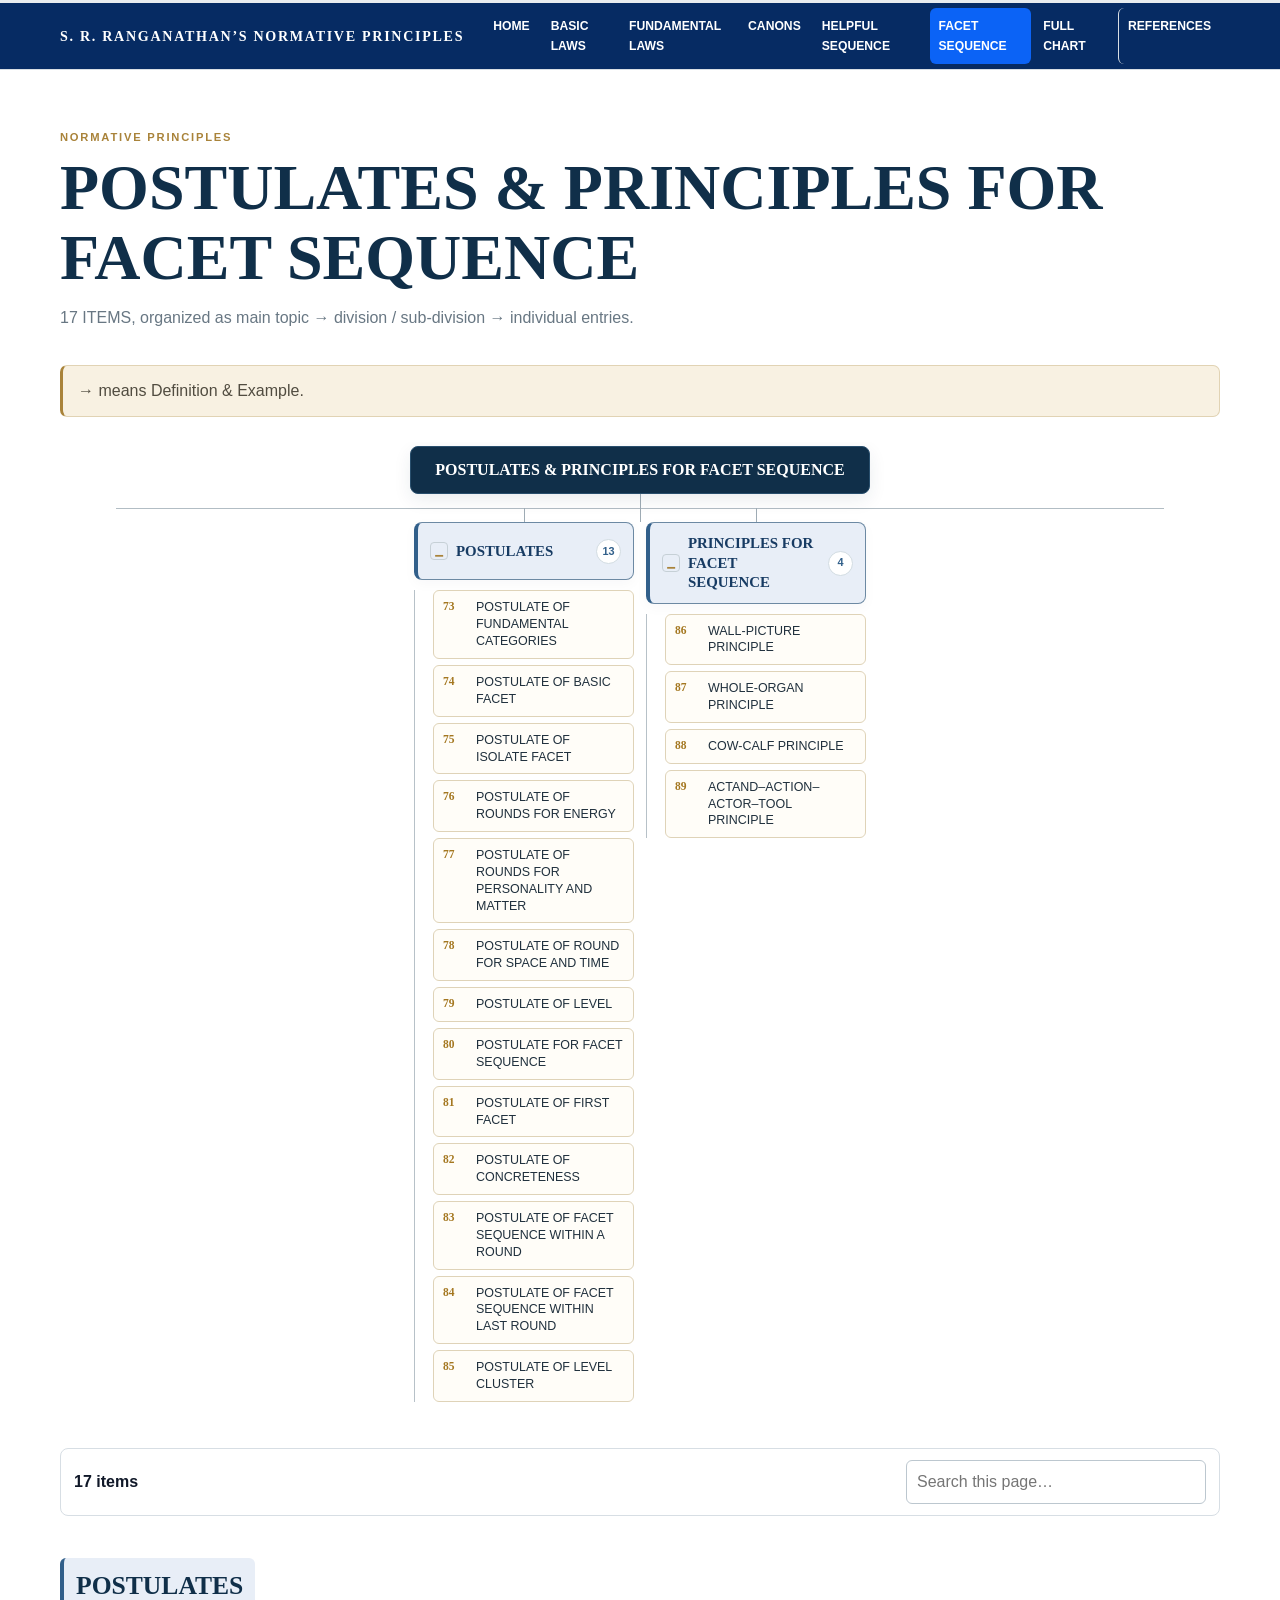
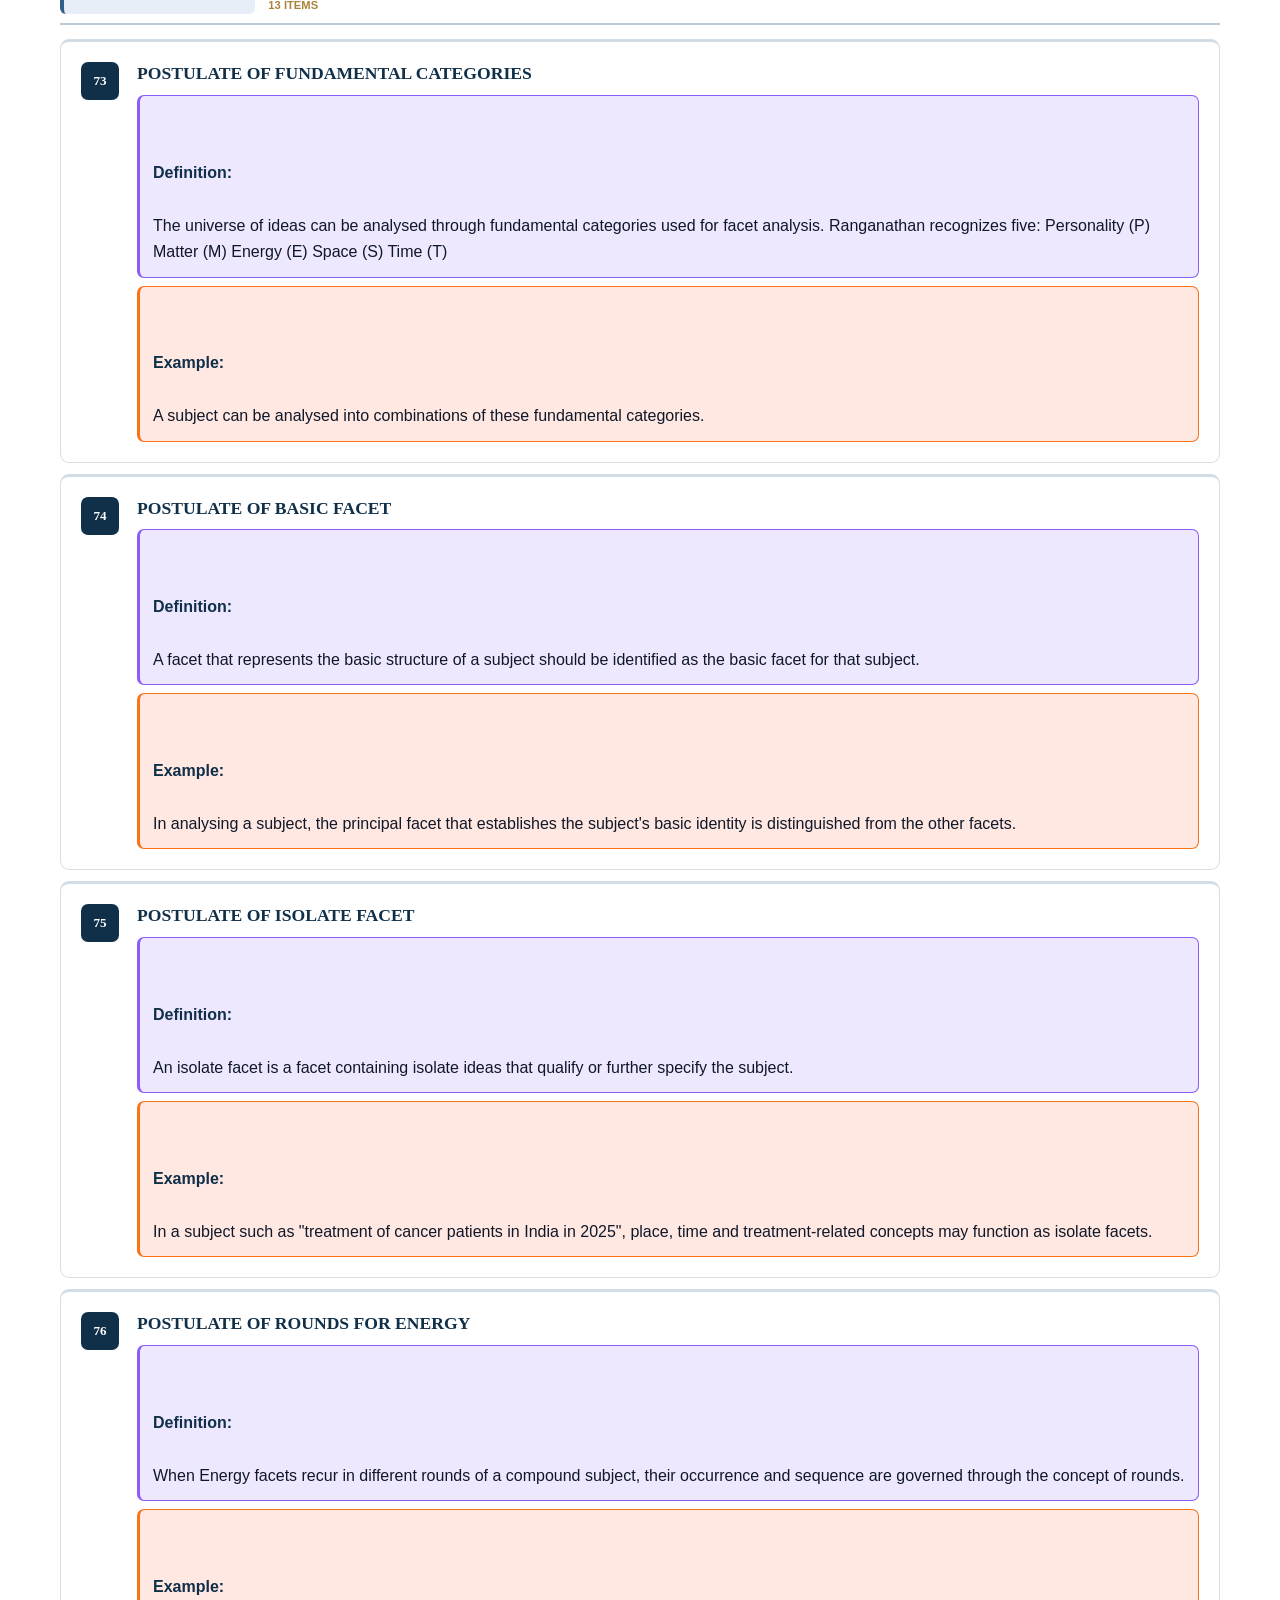
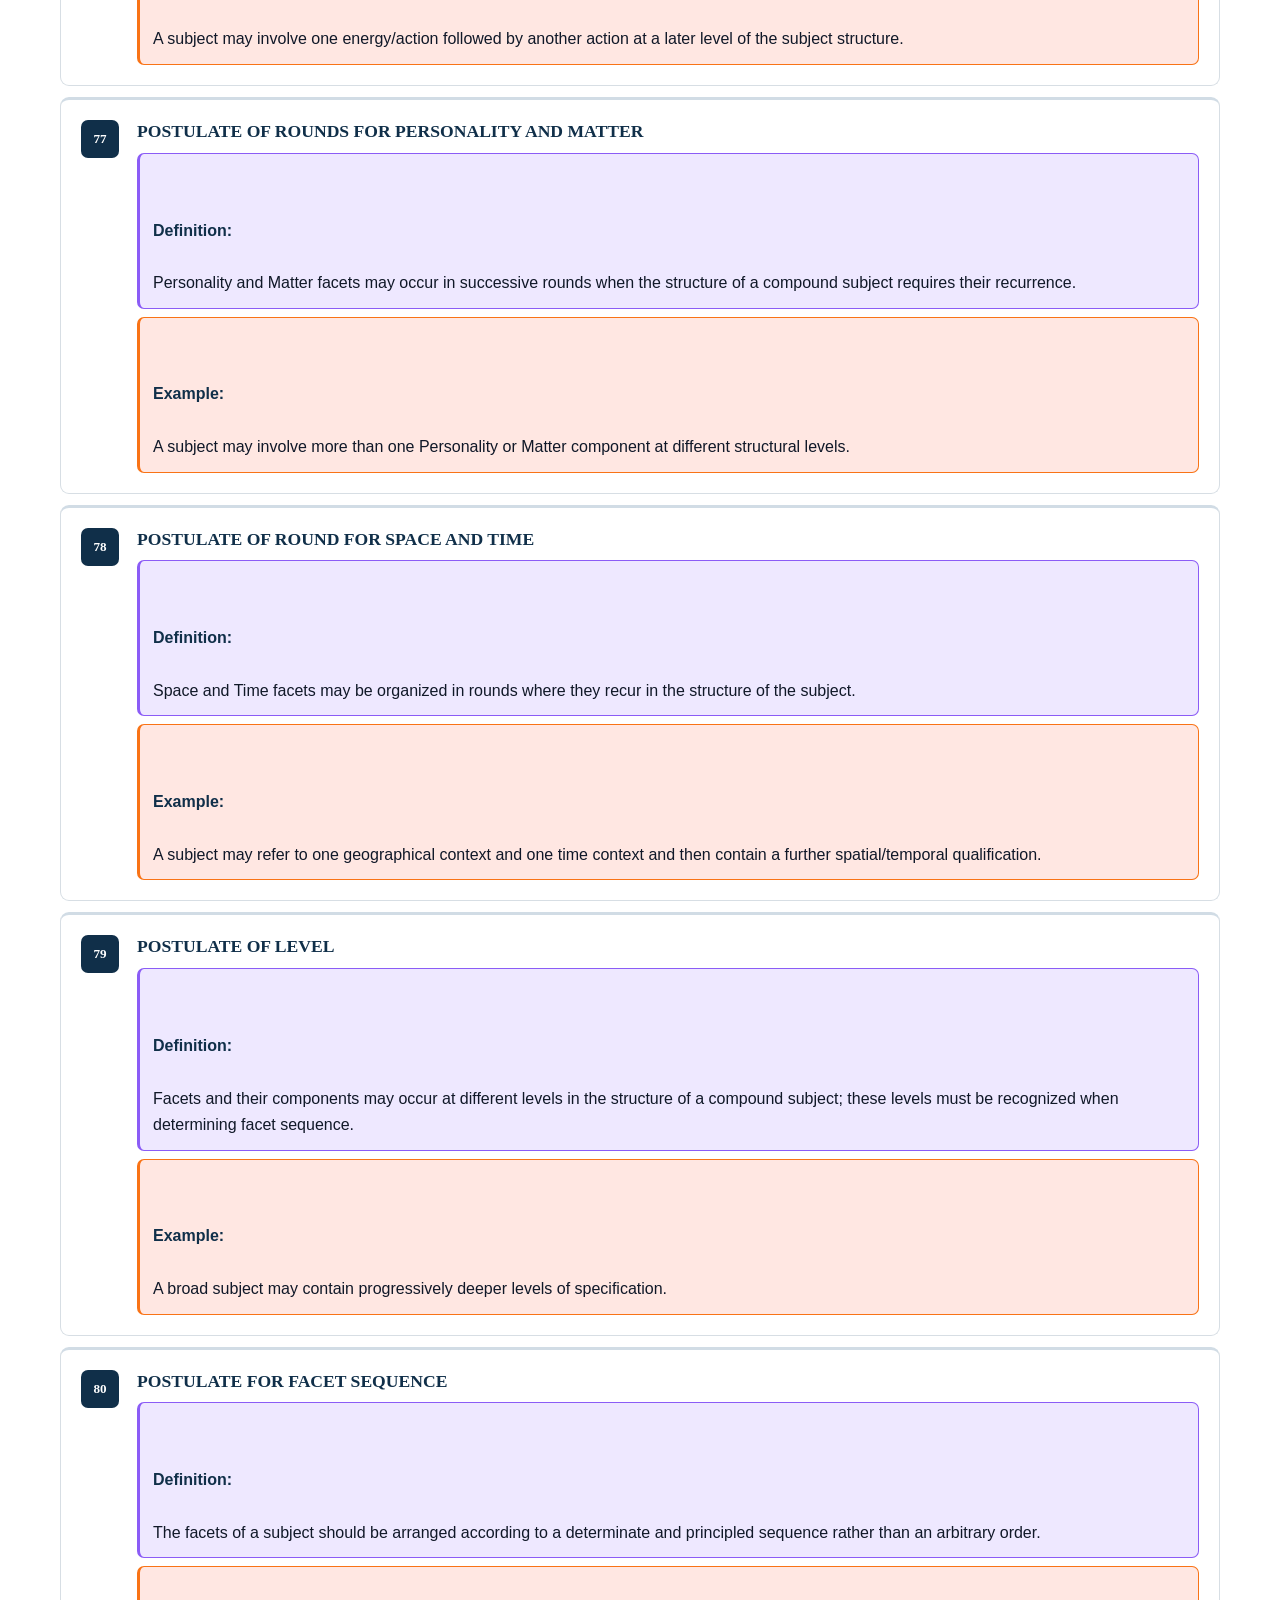
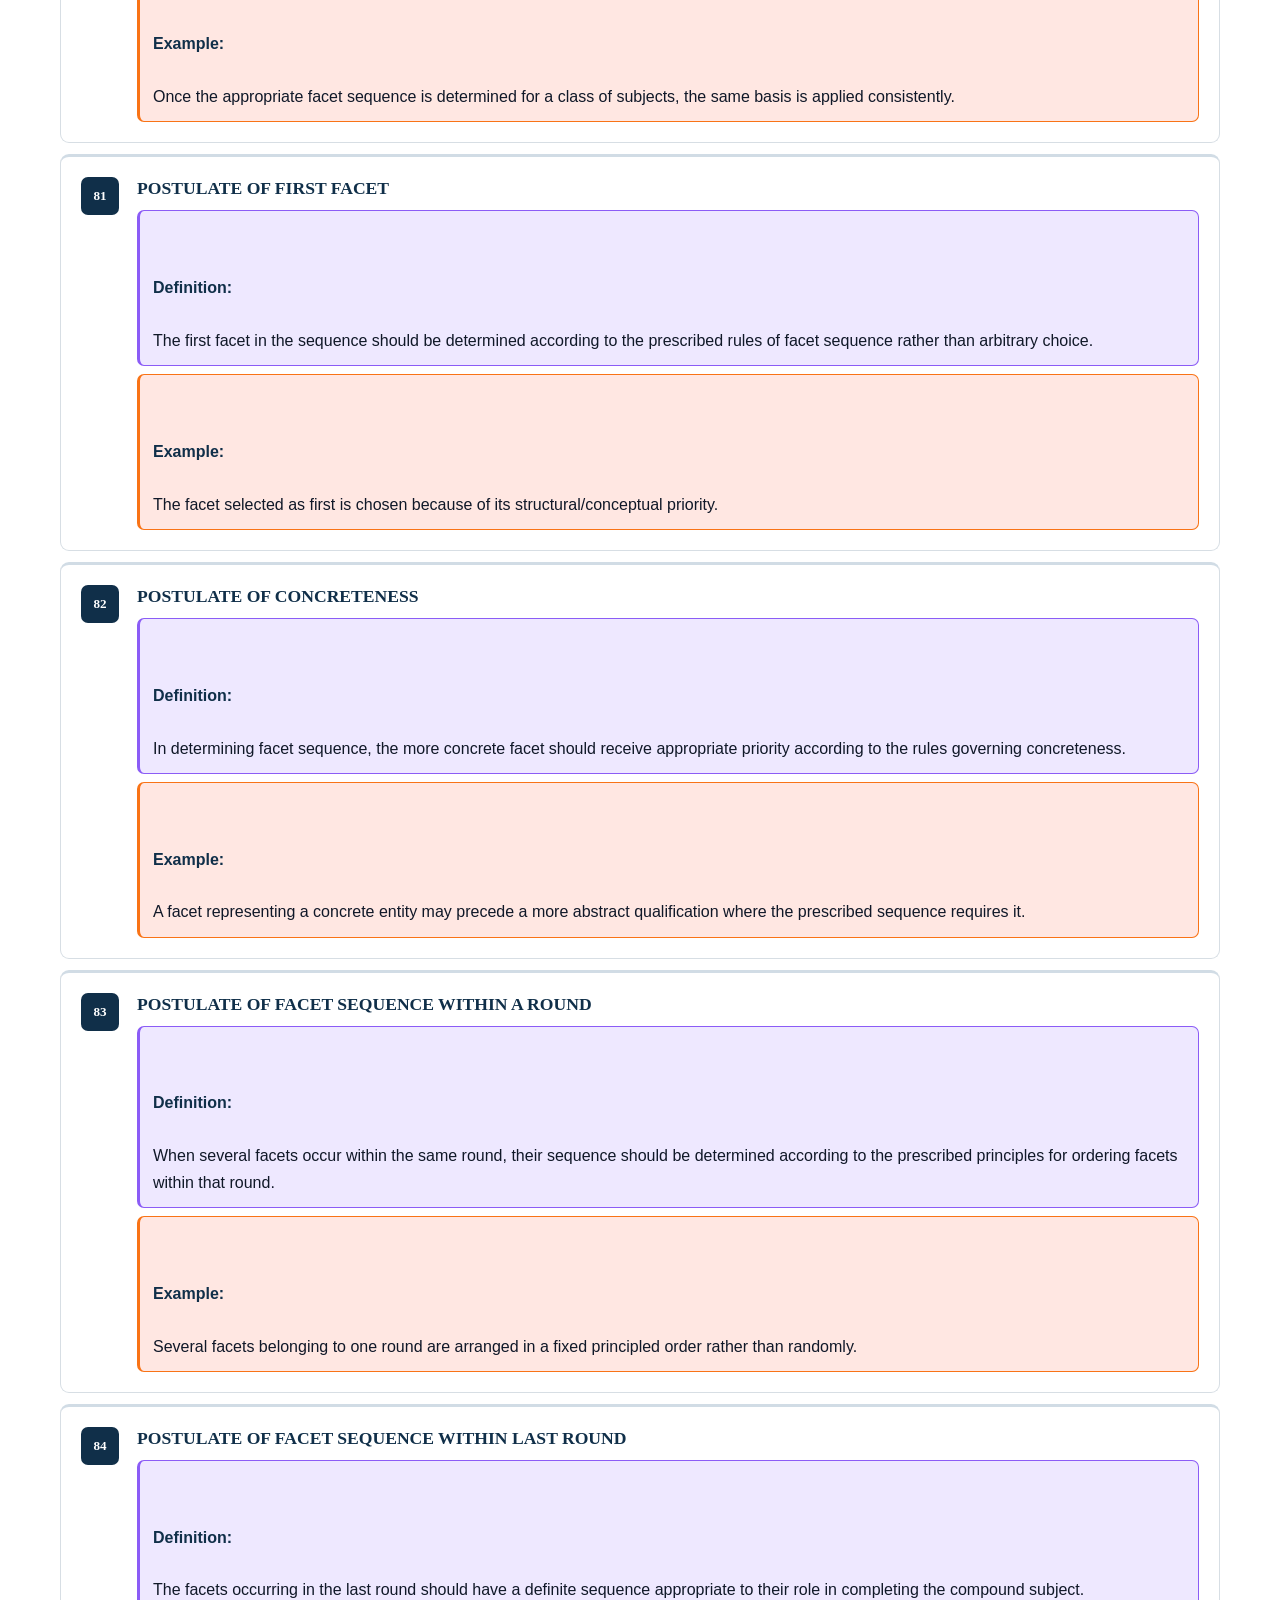
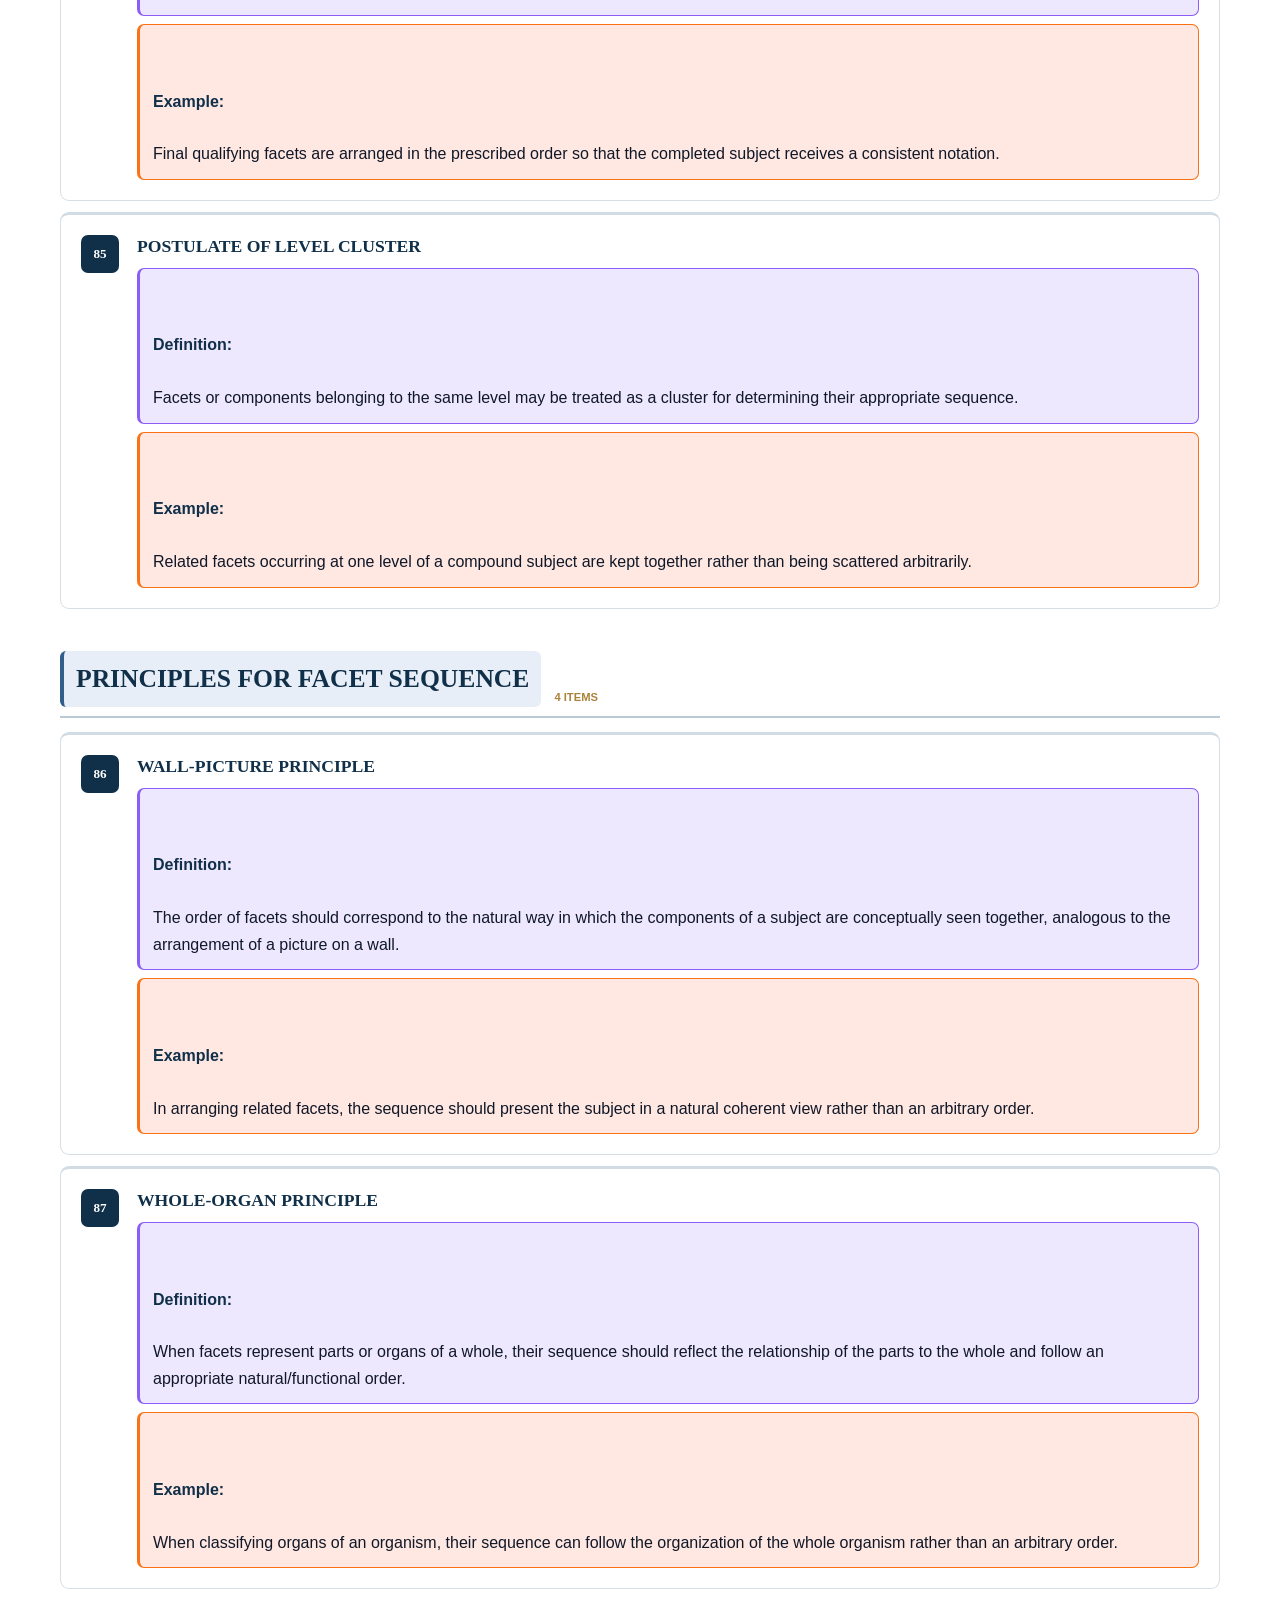
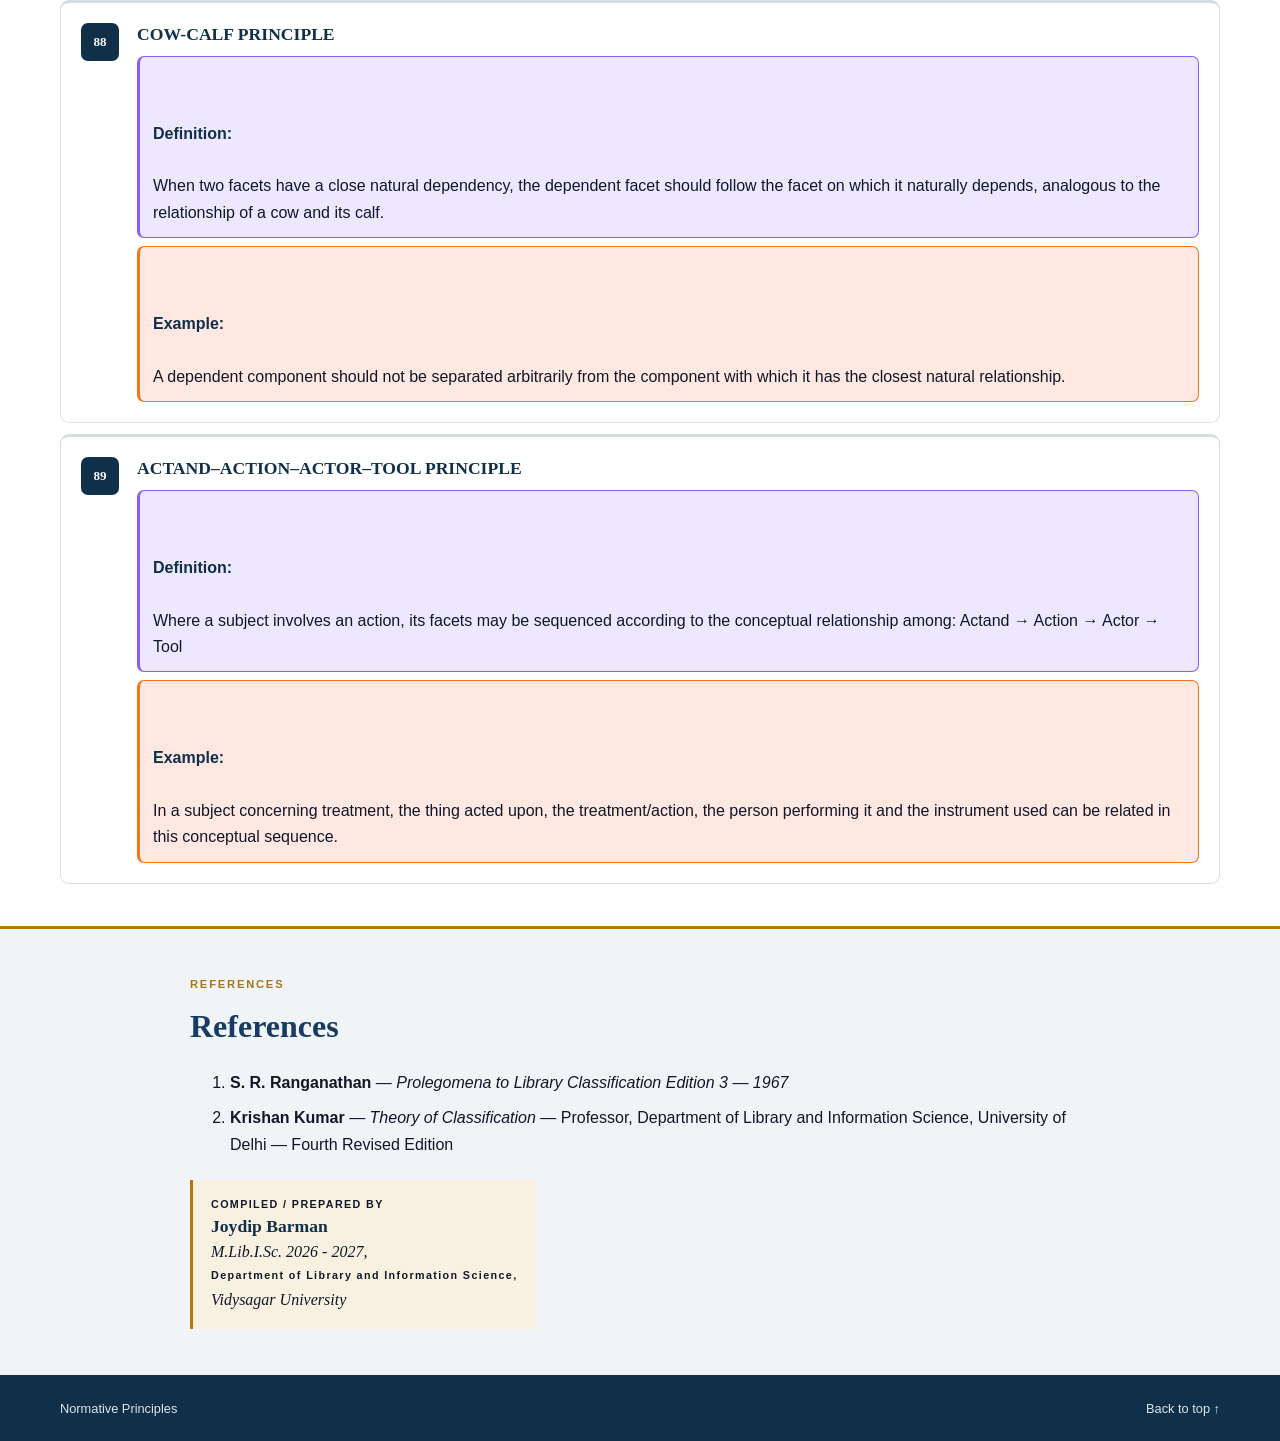
<file: facet-sequence.html>
<!DOCTYPE html>
<html lang="en">
 <head>
  <meta charset="utf-8"/>
  <meta content="width=device-width,initial-scale=1" name="viewport"/>
  <title>
   POSTULATES &amp; PRINCIPLES FOR FACET SEQUENCE &middot; Normative Principles
  </title>
  <link href="style.css" rel="stylesheet"/>
 </head>
 <body id="top">
  <header class="site-header">
   <div class="progress">
    <span>
    </span>
   </div>
   <div class="nav-wrap">
    <a class="brand" href="index.html">
     S. R. RANGANATHAN&rsquo;S NORMATIVE PRINCIPLES
    </a>
    <button aria-controls="nav" aria-expanded="false" aria-label="Open navigation" class="menu-dots" type="button">
     <i>
     </i>
     <i>
     </i>
     <i>
     </i>
    </button>
    <nav id="nav">
     <a class="" href="index.html">
      HOME
     </a>
     <a class="" href="basic-laws.html">
      BASIC LAWS
     </a>
     <a class="" href="fundamental-laws.html">
      FUNDAMENTAL LAWS
     </a>
     <a class="" href="canons.html">
      CANONS
     </a>
     <a class="" href="helpful-sequence.html">
      HELPFUL SEQUENCE
     </a>
     <a class="active" href="facet-sequence.html">
      FACET SEQUENCE
     </a>
     <a href="full-chart.html">
      FULL CHART
     </a>
     <a class="ref-link" href="#references">
      REFERENCES
     </a>
    </nav>
   </div>
  </header>
  <main class="container">
   <section class="hero">
    <div class="eyebrow">
     NORMATIVE PRINCIPLES
    </div>
    <h1>
     POSTULATES &amp; PRINCIPLES FOR FACET SEQUENCE
    </h1>
    <p>
     17 ITEMS, organized as main topic &rarr; division / sub-division &rarr; individual entries.
    </p>
   </section>
   <div class="page-note">
    &rarr; means Definition &amp; Example.
   </div>
   <section aria-label="POSTULATES &amp; PRINCIPLES FOR FACET SEQUENCE hierarchy" class="org-chart">
    <div class="org-root">
     POSTULATES &amp; PRINCIPLES FOR FACET SEQUENCE
    </div>
    <div class="org-trunk">
    </div>
    <ul class="tree-root">
     <li class="tree-group">
      <div class="tree-branch">
       <span aria-hidden="true" class="tree-toggle">
        &minus;
       </span>
       <strong>
        POSTULATES
       </strong>
       <span class="tree-count">
        13
       </span>
      </div>
      <ul>
       <a class="tree-leaf" href="#item-73">
        <span class="tree-num">
         73
        </span>
        POSTULATE OF FUNDAMENTAL CATEGORIES
       </a>
       <a class="tree-leaf" href="#item-74">
        <span class="tree-num">
         74
        </span>
        POSTULATE OF BASIC FACET
       </a>
       <a class="tree-leaf" href="#item-75">
        <span class="tree-num">
         75
        </span>
        POSTULATE OF ISOLATE FACET
       </a>
       <a class="tree-leaf" href="#item-76">
        <span class="tree-num">
         76
        </span>
        POSTULATE OF ROUNDS FOR ENERGY
       </a>
       <a class="tree-leaf" href="#item-77">
        <span class="tree-num">
         77
        </span>
        POSTULATE OF ROUNDS FOR PERSONALITY AND MATTER
       </a>
       <a class="tree-leaf" href="#item-78">
        <span class="tree-num">
         78
        </span>
        POSTULATE OF ROUND FOR SPACE AND TIME
       </a>
       <a class="tree-leaf" href="#item-79">
        <span class="tree-num">
         79
        </span>
        POSTULATE OF LEVEL
       </a>
       <a class="tree-leaf" href="#item-80">
        <span class="tree-num">
         80
        </span>
        POSTULATE FOR FACET SEQUENCE
       </a>
       <a class="tree-leaf" href="#item-81">
        <span class="tree-num">
         81
        </span>
        POSTULATE OF FIRST FACET
       </a>
       <a class="tree-leaf" href="#item-82">
        <span class="tree-num">
         82
        </span>
        POSTULATE OF CONCRETENESS
       </a>
       <a class="tree-leaf" href="#item-83">
        <span class="tree-num">
         83
        </span>
        POSTULATE OF FACET SEQUENCE WITHIN A ROUND
       </a>
       <a class="tree-leaf" href="#item-84">
        <span class="tree-num">
         84
        </span>
        POSTULATE OF FACET SEQUENCE WITHIN LAST ROUND
       </a>
       <a class="tree-leaf" href="#item-85">
        <span class="tree-num">
         85
        </span>
        POSTULATE OF LEVEL CLUSTER
       </a>
      </ul>
     </li>
     <li class="tree-group">
      <div class="tree-branch">
       <span aria-hidden="true" class="tree-toggle">
        &minus;
       </span>
       <strong>
        PRINCIPLES FOR FACET SEQUENCE
       </strong>
       <span class="tree-count">
        4
       </span>
      </div>
      <ul>
       <a class="tree-leaf" href="#item-86">
        <span class="tree-num">
         86
        </span>
        WALL-PICTURE PRINCIPLE
       </a>
       <a class="tree-leaf" href="#item-87">
        <span class="tree-num">
         87
        </span>
        WHOLE-ORGAN PRINCIPLE
       </a>
       <a class="tree-leaf" href="#item-88">
        <span class="tree-num">
         88
        </span>
        COW-CALF PRINCIPLE
       </a>
       <a class="tree-leaf" href="#item-89">
        <span class="tree-num">
         89
        </span>
        ACTAND&ndash;ACTION&ndash;ACTOR&ndash;TOOL PRINCIPLE
       </a>
      </ul>
     </li>
    </ul>
   </section>
   <div class="tools">
    <strong class="count">
     17 items
    </strong>
    <input class="search" placeholder="Search this page&hellip;" type="search"/>
   </div>
   <section class="section" id="division-0">
    <div class="section-head">
     <h2>
      POSTULATES
     </h2>
     <span>
      13 ITEMS
     </span>
    </div>
    <div class="items">
     <article class="item" id="item-73">
      <div class="num">
       73
      </div>
      <div>
       <h3>
        POSTULATE OF FUNDAMENTAL CATEGORIES
       </h3>
       <div class="definition">
        <b>
         Definition:
        </b>
        The universe of ideas can be analysed through fundamental categories used for facet analysis. Ranganathan recognizes five: Personality (P) Matter (M) Energy (E) Space (S) Time (T)
       </div>
       <div class="example">
        <b>
         Example:
        </b>
        A subject can be analysed into combinations of these fundamental categories.
       </div>
      </div>
     </article>
     <article class="item" id="item-74">
      <div class="num">
       74
      </div>
      <div>
       <h3>
        POSTULATE OF BASIC FACET
       </h3>
       <div class="definition">
        <b>
         Definition:
        </b>
        A facet that represents the basic structure of a subject should be identified as the basic facet for that subject.
       </div>
       <div class="example">
        <b>
         Example:
        </b>
        In analysing a subject, the principal facet that establishes the subject's basic identity is distinguished from the other facets.
       </div>
      </div>
     </article>
     <article class="item" id="item-75">
      <div class="num">
       75
      </div>
      <div>
       <h3>
        POSTULATE OF ISOLATE FACET
       </h3>
       <div class="definition">
        <b>
         Definition:
        </b>
        An isolate facet is a facet containing isolate ideas that qualify or further specify the subject.
       </div>
       <div class="example">
        <b>
         Example:
        </b>
        In a subject such as "treatment of cancer patients in India in 2025", place, time and treatment-related concepts may function as isolate facets.
       </div>
      </div>
     </article>
     <article class="item" id="item-76">
      <div class="num">
       76
      </div>
      <div>
       <h3>
        POSTULATE OF ROUNDS FOR ENERGY
       </h3>
       <div class="definition">
        <b>
         Definition:
        </b>
        When Energy facets recur in different rounds of a compound subject, their occurrence and sequence are governed through the concept of rounds.
       </div>
       <div class="example">
        <b>
         Example:
        </b>
        A subject may involve one energy/action followed by another action at a later level of the subject structure.
       </div>
      </div>
     </article>
     <article class="item" id="item-77">
      <div class="num">
       77
      </div>
      <div>
       <h3>
        POSTULATE OF ROUNDS FOR PERSONALITY AND MATTER
       </h3>
       <div class="definition">
        <b>
         Definition:
        </b>
        Personality and Matter facets may occur in successive rounds when the structure of a compound subject requires their recurrence.
       </div>
       <div class="example">
        <b>
         Example:
        </b>
        A subject may involve more than one Personality or Matter component at different structural levels.
       </div>
      </div>
     </article>
     <article class="item" id="item-78">
      <div class="num">
       78
      </div>
      <div>
       <h3>
        POSTULATE OF ROUND FOR SPACE AND TIME
       </h3>
       <div class="definition">
        <b>
         Definition:
        </b>
        Space and Time facets may be organized in rounds where they recur in the structure of the subject.
       </div>
       <div class="example">
        <b>
         Example:
        </b>
        A subject may refer to one geographical context and one time context and then contain a further spatial/temporal qualification.
       </div>
      </div>
     </article>
     <article class="item" id="item-79">
      <div class="num">
       79
      </div>
      <div>
       <h3>
        POSTULATE OF LEVEL
       </h3>
       <div class="definition">
        <b>
         Definition:
        </b>
        Facets and their components may occur at different levels in the structure of a compound subject; these levels must be recognized when determining facet sequence.
       </div>
       <div class="example">
        <b>
         Example:
        </b>
        A broad subject may contain progressively deeper levels of specification.
       </div>
      </div>
     </article>
     <article class="item" id="item-80">
      <div class="num">
       80
      </div>
      <div>
       <h3>
        POSTULATE FOR FACET SEQUENCE
       </h3>
       <div class="definition">
        <b>
         Definition:
        </b>
        The facets of a subject should be arranged according to a determinate and principled sequence rather than an arbitrary order.
       </div>
       <div class="example">
        <b>
         Example:
        </b>
        Once the appropriate facet sequence is determined for a class of subjects, the same basis is applied consistently.
       </div>
      </div>
     </article>
     <article class="item" id="item-81">
      <div class="num">
       81
      </div>
      <div>
       <h3>
        POSTULATE OF FIRST FACET
       </h3>
       <div class="definition">
        <b>
         Definition:
        </b>
        The first facet in the sequence should be determined according to the prescribed rules of facet sequence rather than arbitrary choice.
       </div>
       <div class="example">
        <b>
         Example:
        </b>
        The facet selected as first is chosen because of its structural/conceptual priority.
       </div>
      </div>
     </article>
     <article class="item" id="item-82">
      <div class="num">
       82
      </div>
      <div>
       <h3>
        POSTULATE OF CONCRETENESS
       </h3>
       <div class="definition">
        <b>
         Definition:
        </b>
        In determining facet sequence, the more concrete facet should receive appropriate priority according to the rules governing concreteness.
       </div>
       <div class="example">
        <b>
         Example:
        </b>
        A facet representing a concrete entity may precede a more abstract qualification where the prescribed sequence requires it.
       </div>
      </div>
     </article>
     <article class="item" id="item-83">
      <div class="num">
       83
      </div>
      <div>
       <h3>
        POSTULATE OF FACET SEQUENCE WITHIN A ROUND
       </h3>
       <div class="definition">
        <b>
         Definition:
        </b>
        When several facets occur within the same round, their sequence should be determined according to the prescribed principles for ordering facets within that round.
       </div>
       <div class="example">
        <b>
         Example:
        </b>
        Several facets belonging to one round are arranged in a fixed principled order rather than randomly.
       </div>
      </div>
     </article>
     <article class="item" id="item-84">
      <div class="num">
       84
      </div>
      <div>
       <h3>
        POSTULATE OF FACET SEQUENCE WITHIN LAST ROUND
       </h3>
       <div class="definition">
        <b>
         Definition:
        </b>
        The facets occurring in the last round should have a definite sequence appropriate to their role in completing the compound subject.
       </div>
       <div class="example">
        <b>
         Example:
        </b>
        Final qualifying facets are arranged in the prescribed order so that the completed subject receives a consistent notation.
       </div>
      </div>
     </article>
     <article class="item" id="item-85">
      <div class="num">
       85
      </div>
      <div>
       <h3>
        POSTULATE OF LEVEL CLUSTER
       </h3>
       <div class="definition">
        <b>
         Definition:
        </b>
        Facets or components belonging to the same level may be treated as a cluster for determining their appropriate sequence.
       </div>
       <div class="example">
        <b>
         Example:
        </b>
        Related facets occurring at one level of a compound subject are kept together rather than being scattered arbitrarily.
       </div>
      </div>
     </article>
    </div>
   </section>
   <section class="section" id="division-1">
    <div class="section-head">
     <h2>
      PRINCIPLES FOR FACET SEQUENCE
     </h2>
     <span>
      4 ITEMS
     </span>
    </div>
    <div class="items">
     <article class="item" id="item-86">
      <div class="num">
       86
      </div>
      <div>
       <h3>
        WALL-PICTURE PRINCIPLE
       </h3>
       <div class="definition">
        <b>
         Definition:
        </b>
        The order of facets should correspond to the natural way in which the components of a subject are conceptually seen together, analogous to the arrangement of a picture on a wall.
       </div>
       <div class="example">
        <b>
         Example:
        </b>
        In arranging related facets, the sequence should present the subject in a natural coherent view rather than an arbitrary order.
       </div>
      </div>
     </article>
     <article class="item" id="item-87">
      <div class="num">
       87
      </div>
      <div>
       <h3>
        WHOLE-ORGAN PRINCIPLE
       </h3>
       <div class="definition">
        <b>
         Definition:
        </b>
        When facets represent parts or organs of a whole, their sequence should reflect the relationship of the parts to the whole and follow an appropriate natural/functional order.
       </div>
       <div class="example">
        <b>
         Example:
        </b>
        When classifying organs of an organism, their sequence can follow the organization of the whole organism rather than an arbitrary order.
       </div>
      </div>
     </article>
     <article class="item" id="item-88">
      <div class="num">
       88
      </div>
      <div>
       <h3>
        COW-CALF PRINCIPLE
       </h3>
       <div class="definition">
        <b>
         Definition:
        </b>
        When two facets have a close natural dependency, the dependent facet should follow the facet on which it naturally depends, analogous to the relationship of a cow and its calf.
       </div>
       <div class="example">
        <b>
         Example:
        </b>
        A dependent component should not be separated arbitrarily from the component with which it has the closest natural relationship.
       </div>
      </div>
     </article>
     <article class="item" id="item-89">
      <div class="num">
       89
      </div>
      <div>
       <h3>
        ACTAND&ndash;ACTION&ndash;ACTOR&ndash;TOOL PRINCIPLE
       </h3>
       <div class="definition">
        <b>
         Definition:
        </b>
        Where a subject involves an action, its facets may be sequenced according to the conceptual relationship among: Actand &rarr; Action &rarr; Actor &rarr; Tool
       </div>
       <div class="example">
        <b>
         Example:
        </b>
        In a subject concerning treatment, the thing acted upon, the treatment/action, the person performing it and the instrument used can be related in this conceptual sequence.
       </div>
      </div>
     </article>
    </div>
   </section>
  </main>
  <section class="references" id="references">
   <div class="container narrow">
    <div class="label">
     REFERENCES
    </div>
    <h2>
     References
    </h2>
    <ol>
     <li>
      <strong>
       S. R. Ranganathan
      </strong>
      &mdash;
      <em>
       Prolegomena to Library Classification Edition 3 &mdash; 1967
      </em>
     </li>
     <li>
      <strong>
       Krishan Kumar
      </strong>
      &mdash;
      <em>
       Theory of Classification
      </em>
      &mdash; Professor, Department of Library and Information Science, University of Delhi &mdash; Fourth Revised Edition
     </li>
    </ol>
    <div class="credit">
     <span>
      COMPILED / PREPARED BY
     </span>
     <strong>
      Joydip Barman
     </strong>
     <em>
      M.Lib.I.Sc. 2026 - 2027,
     </em>
     <span>
      Department of Library and Information Science,
     </span>
     <em>
      Vidysagar University
     </em>
    </div>
   </div>
  </section>
  <footer>
   <div class="container footer-in">
    <span>
     Normative Principles
    </span>
    <a href="#top">
     Back to top &uarr;
    </a>
   </div>
  </footer>
  <script src="site.js">
  </script>
 </body>
</html>
</file>
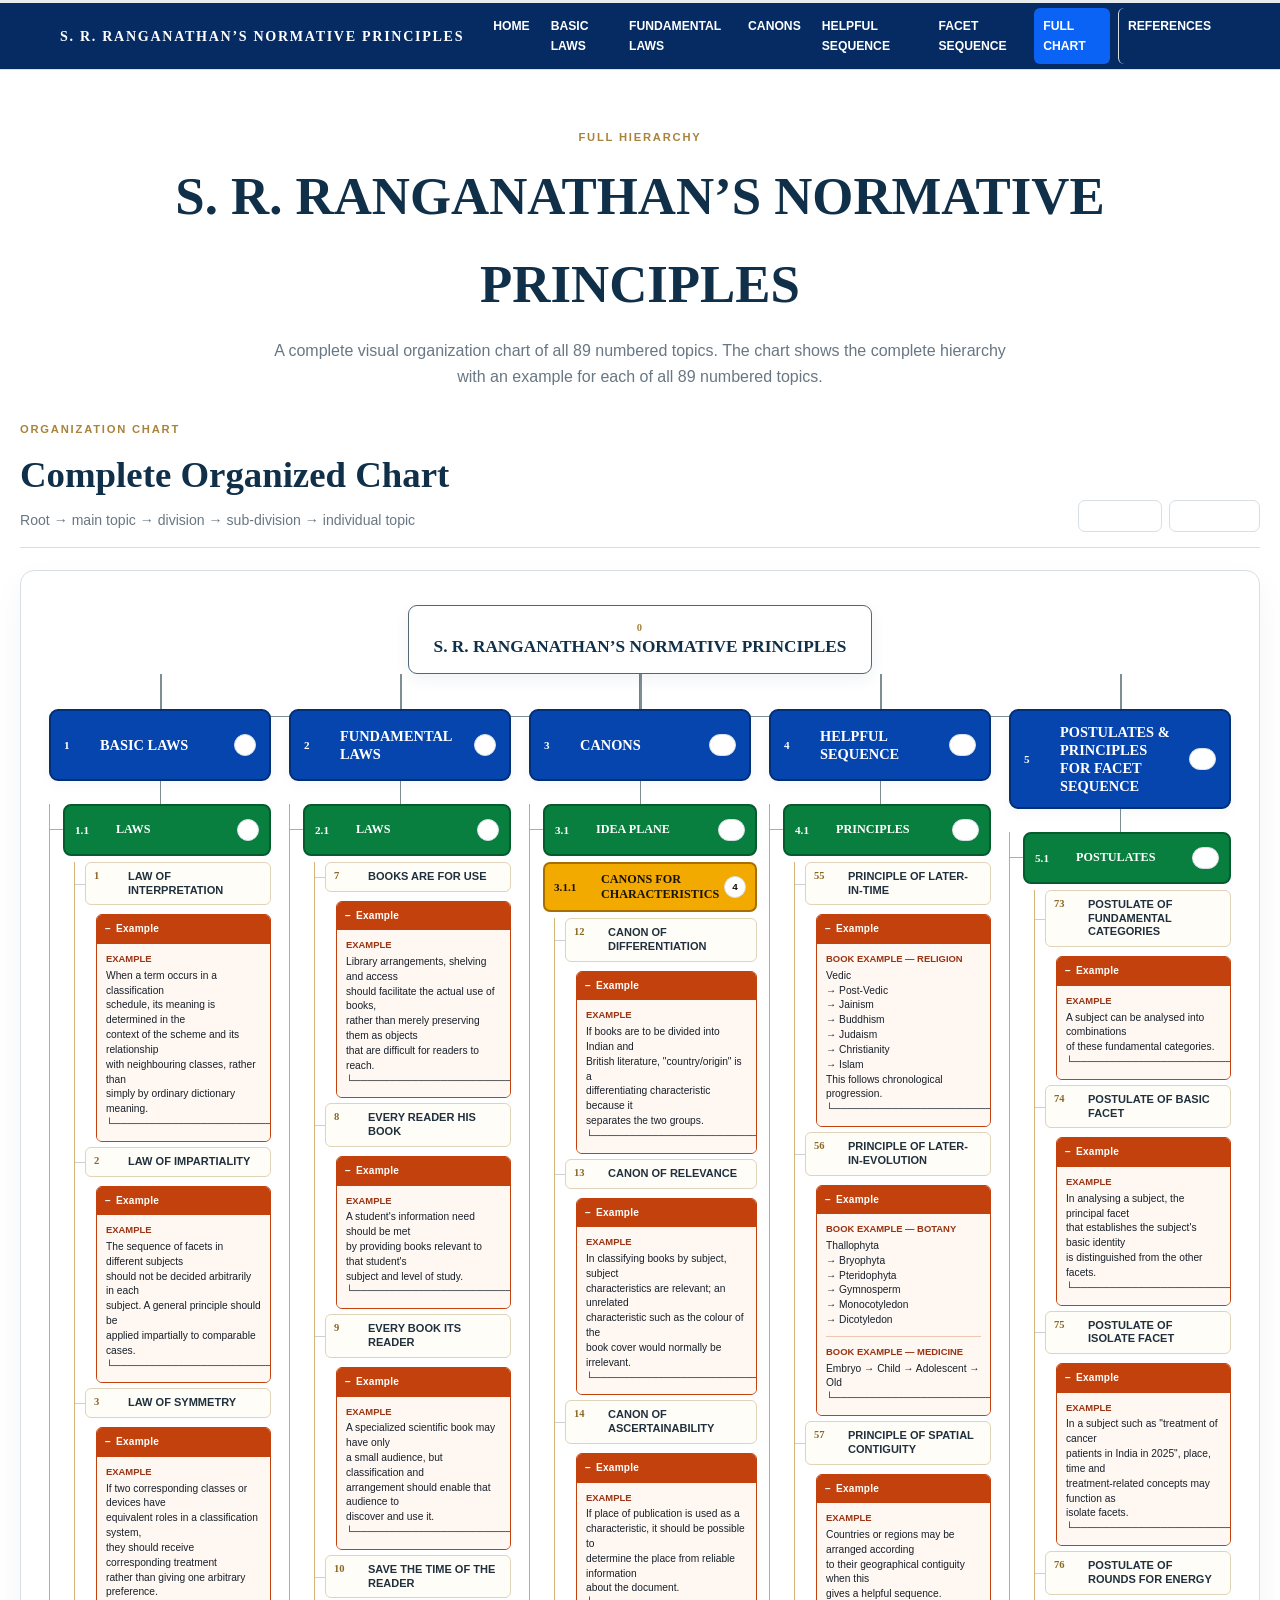
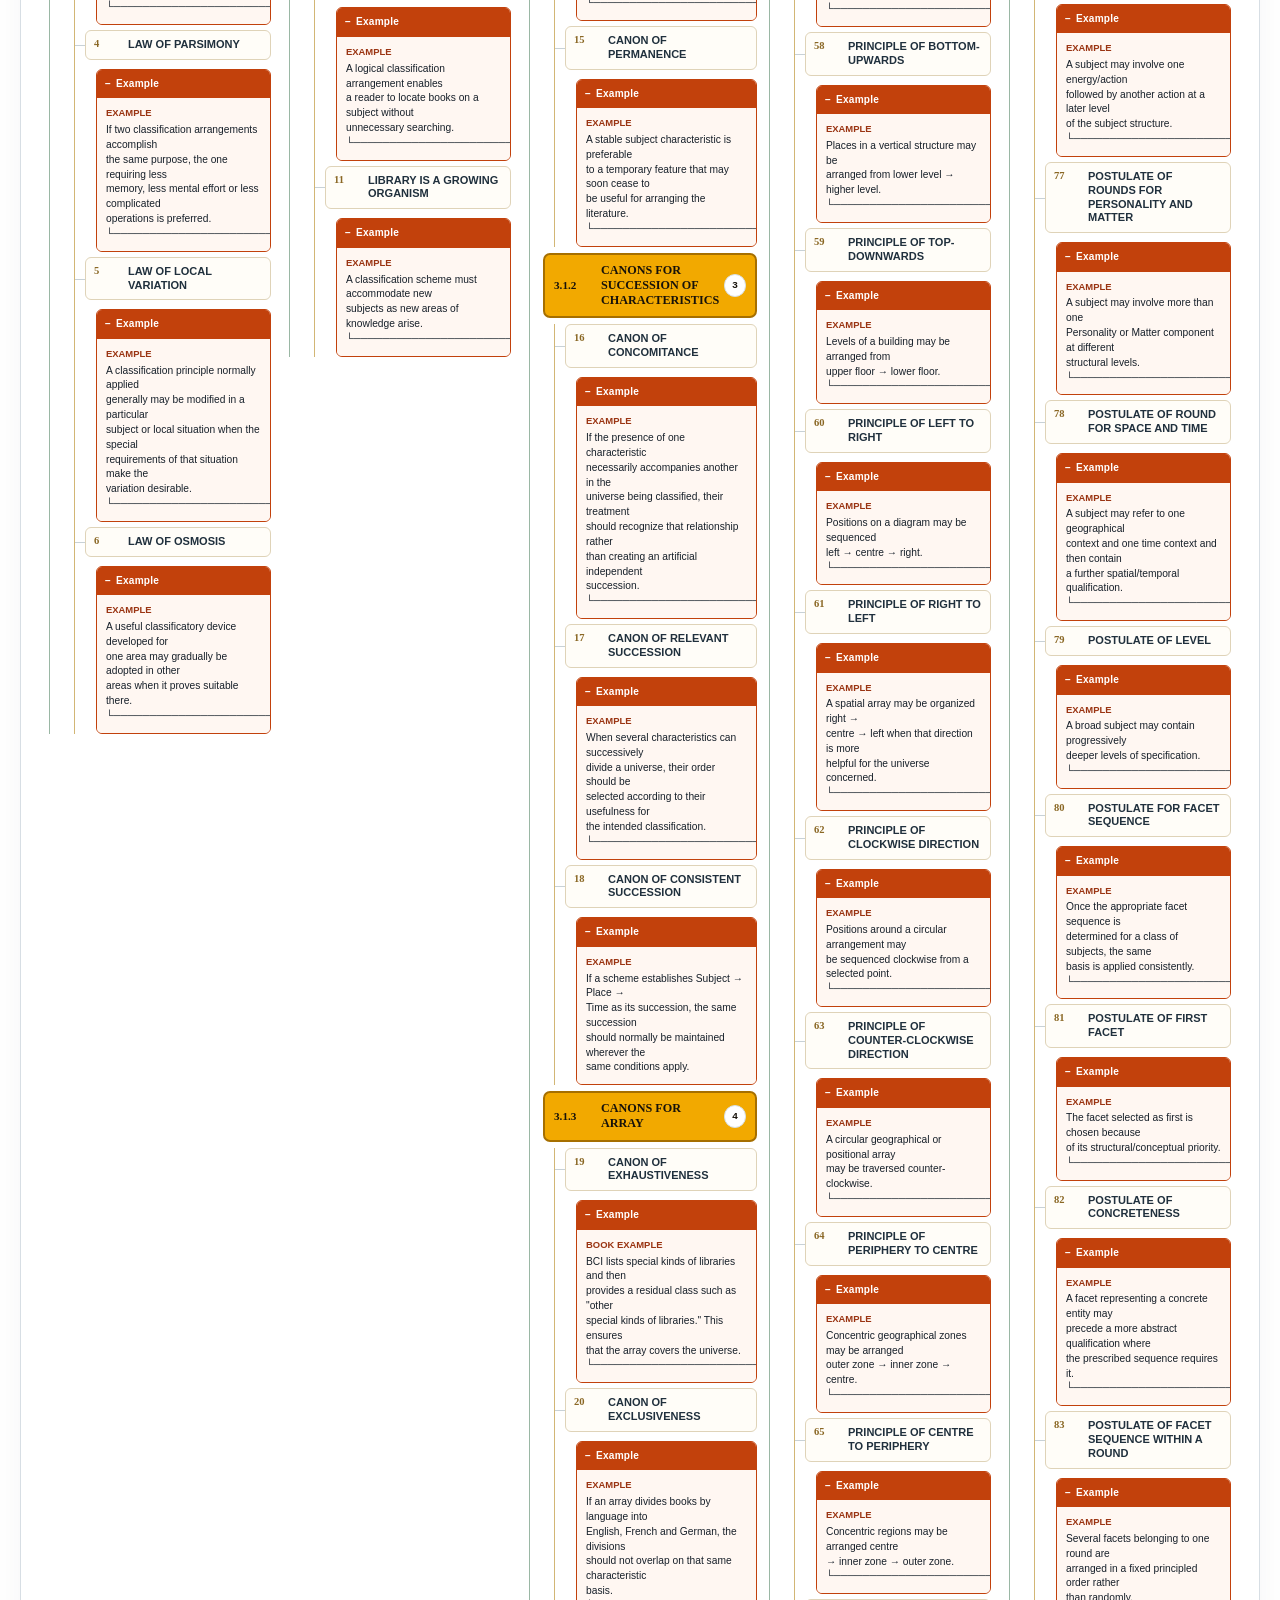
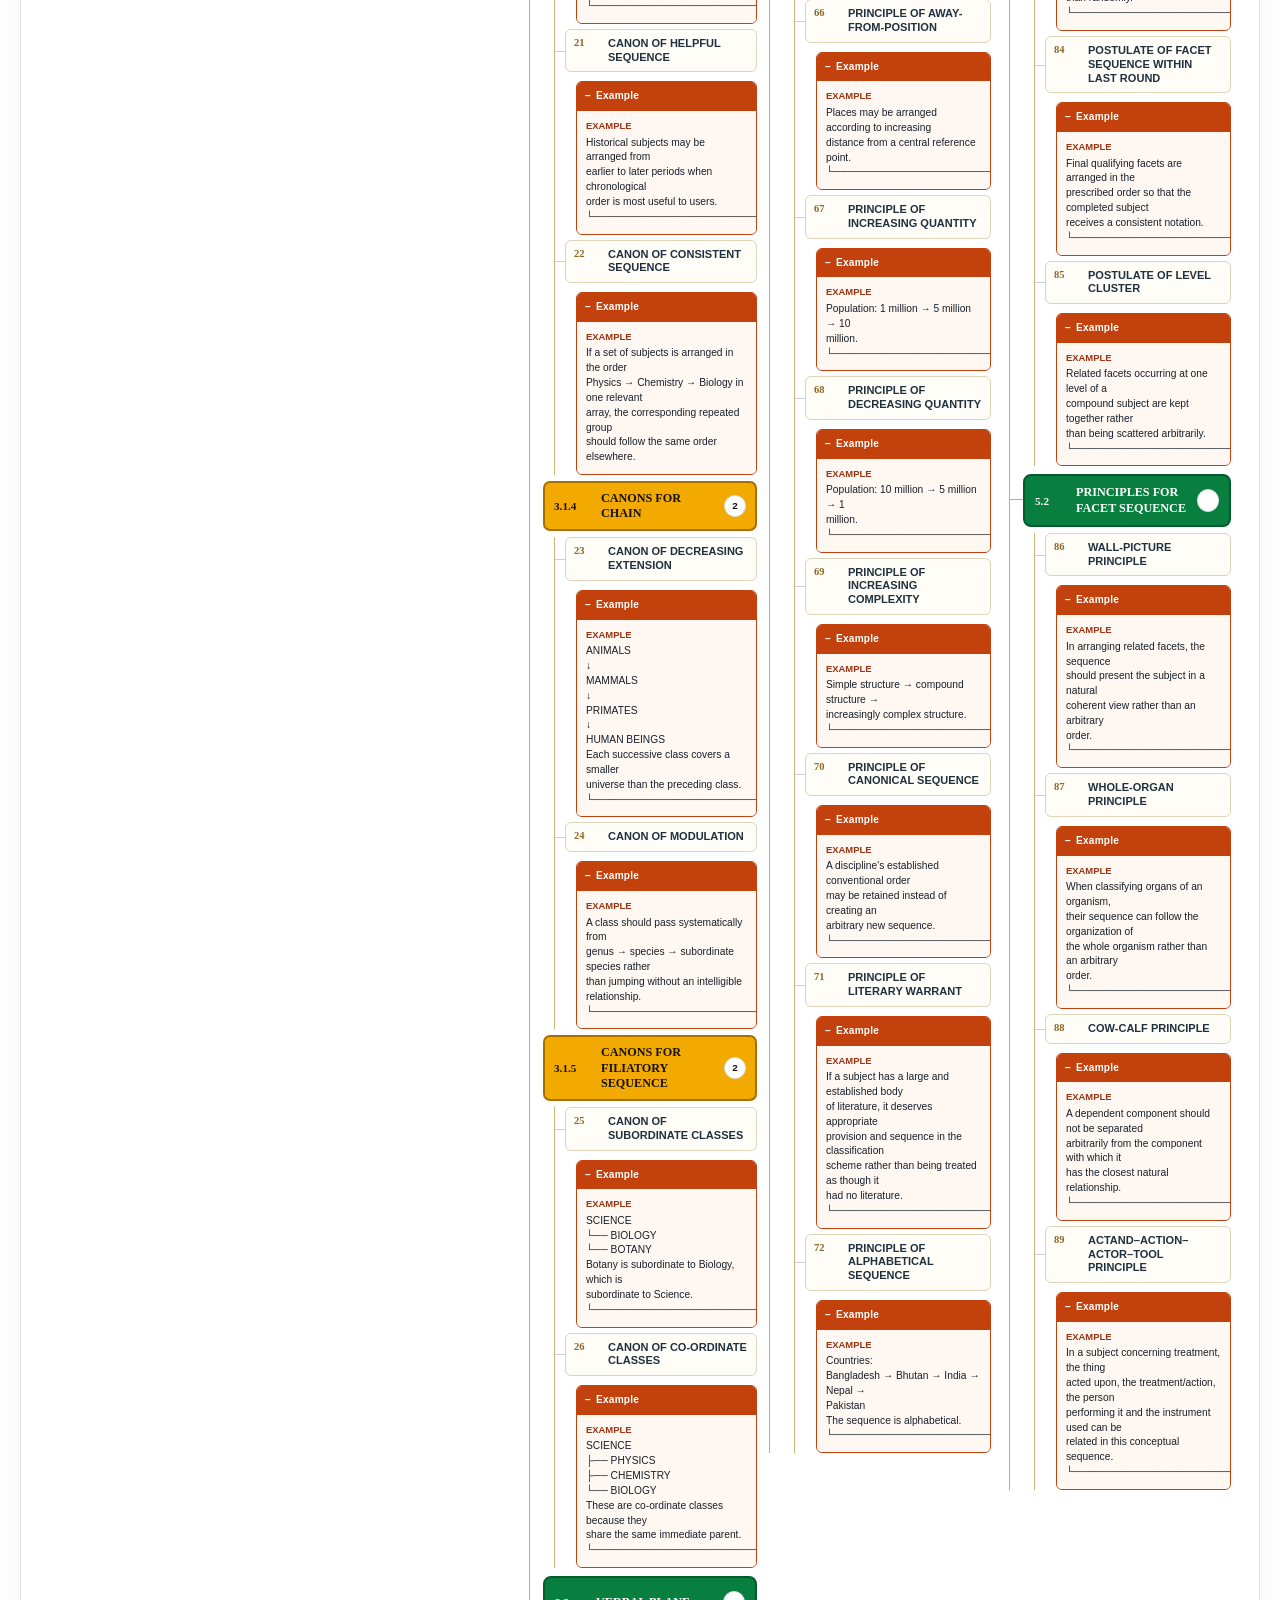
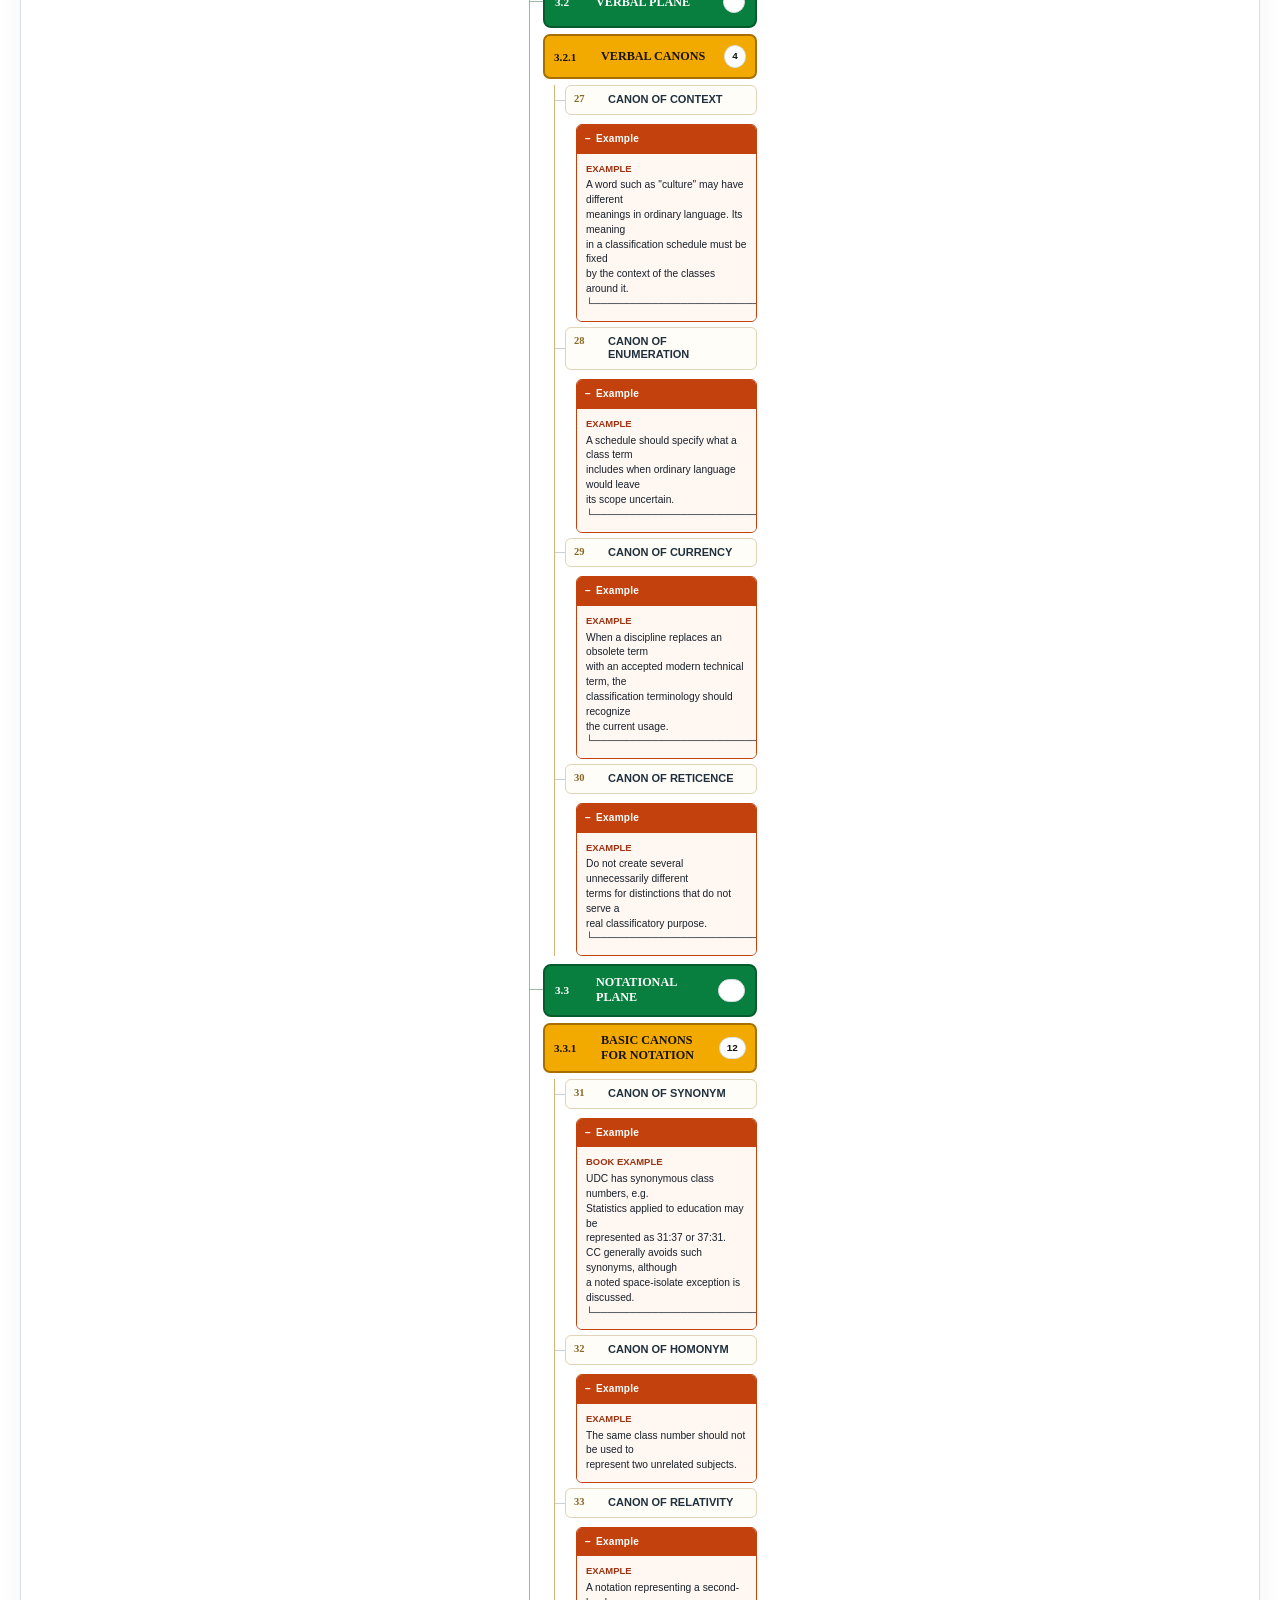
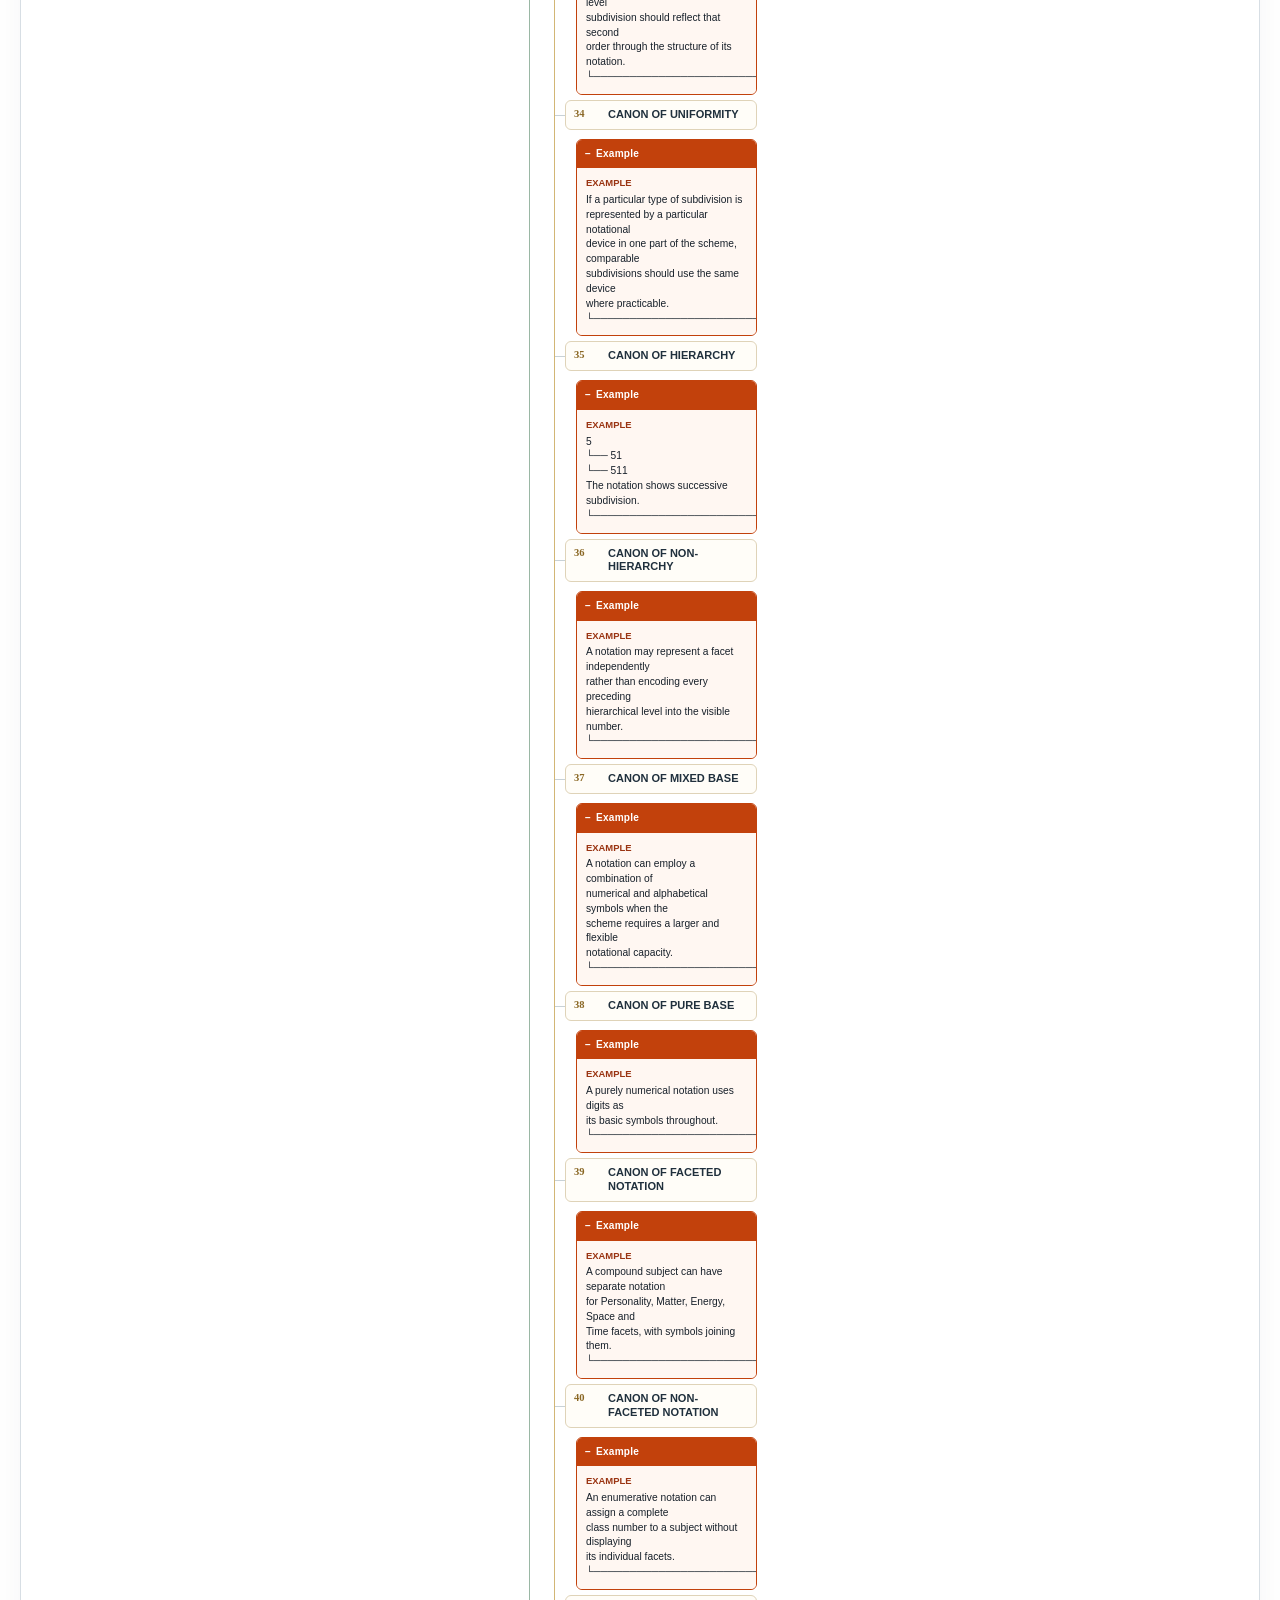
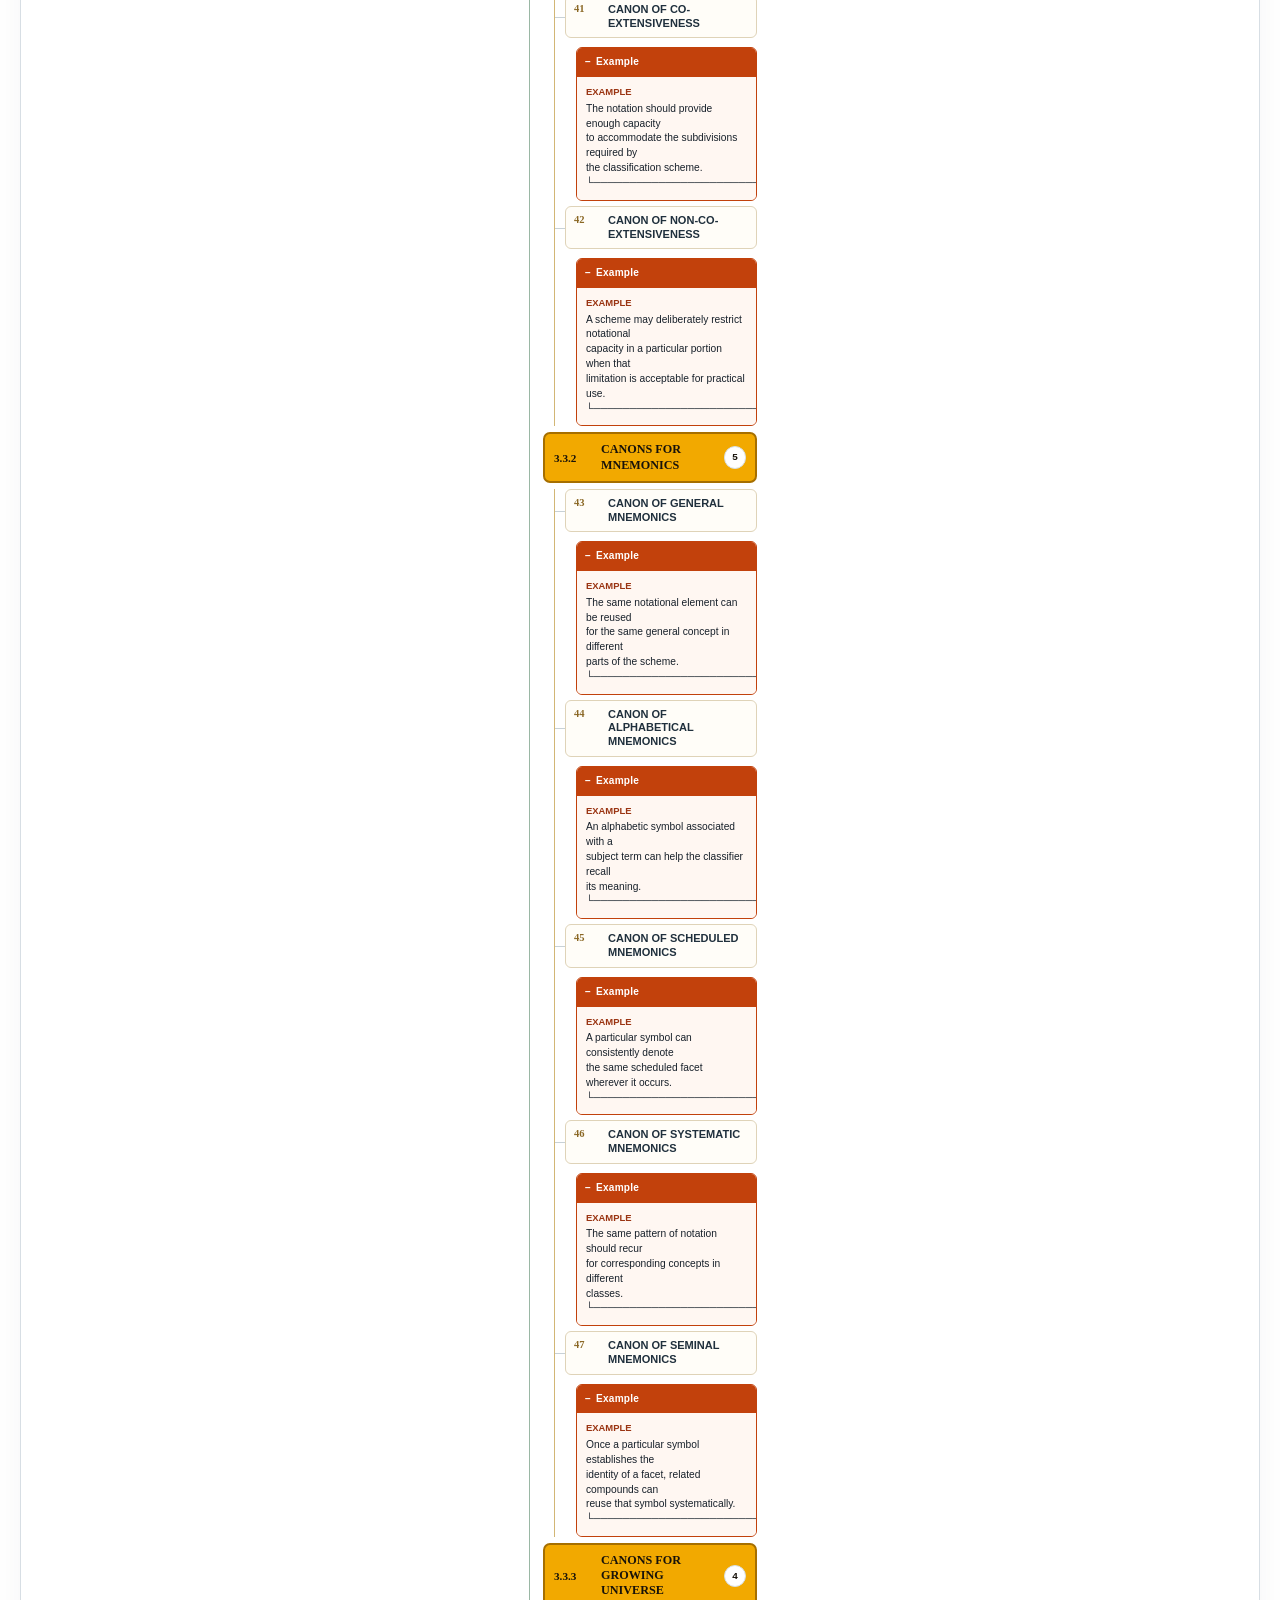
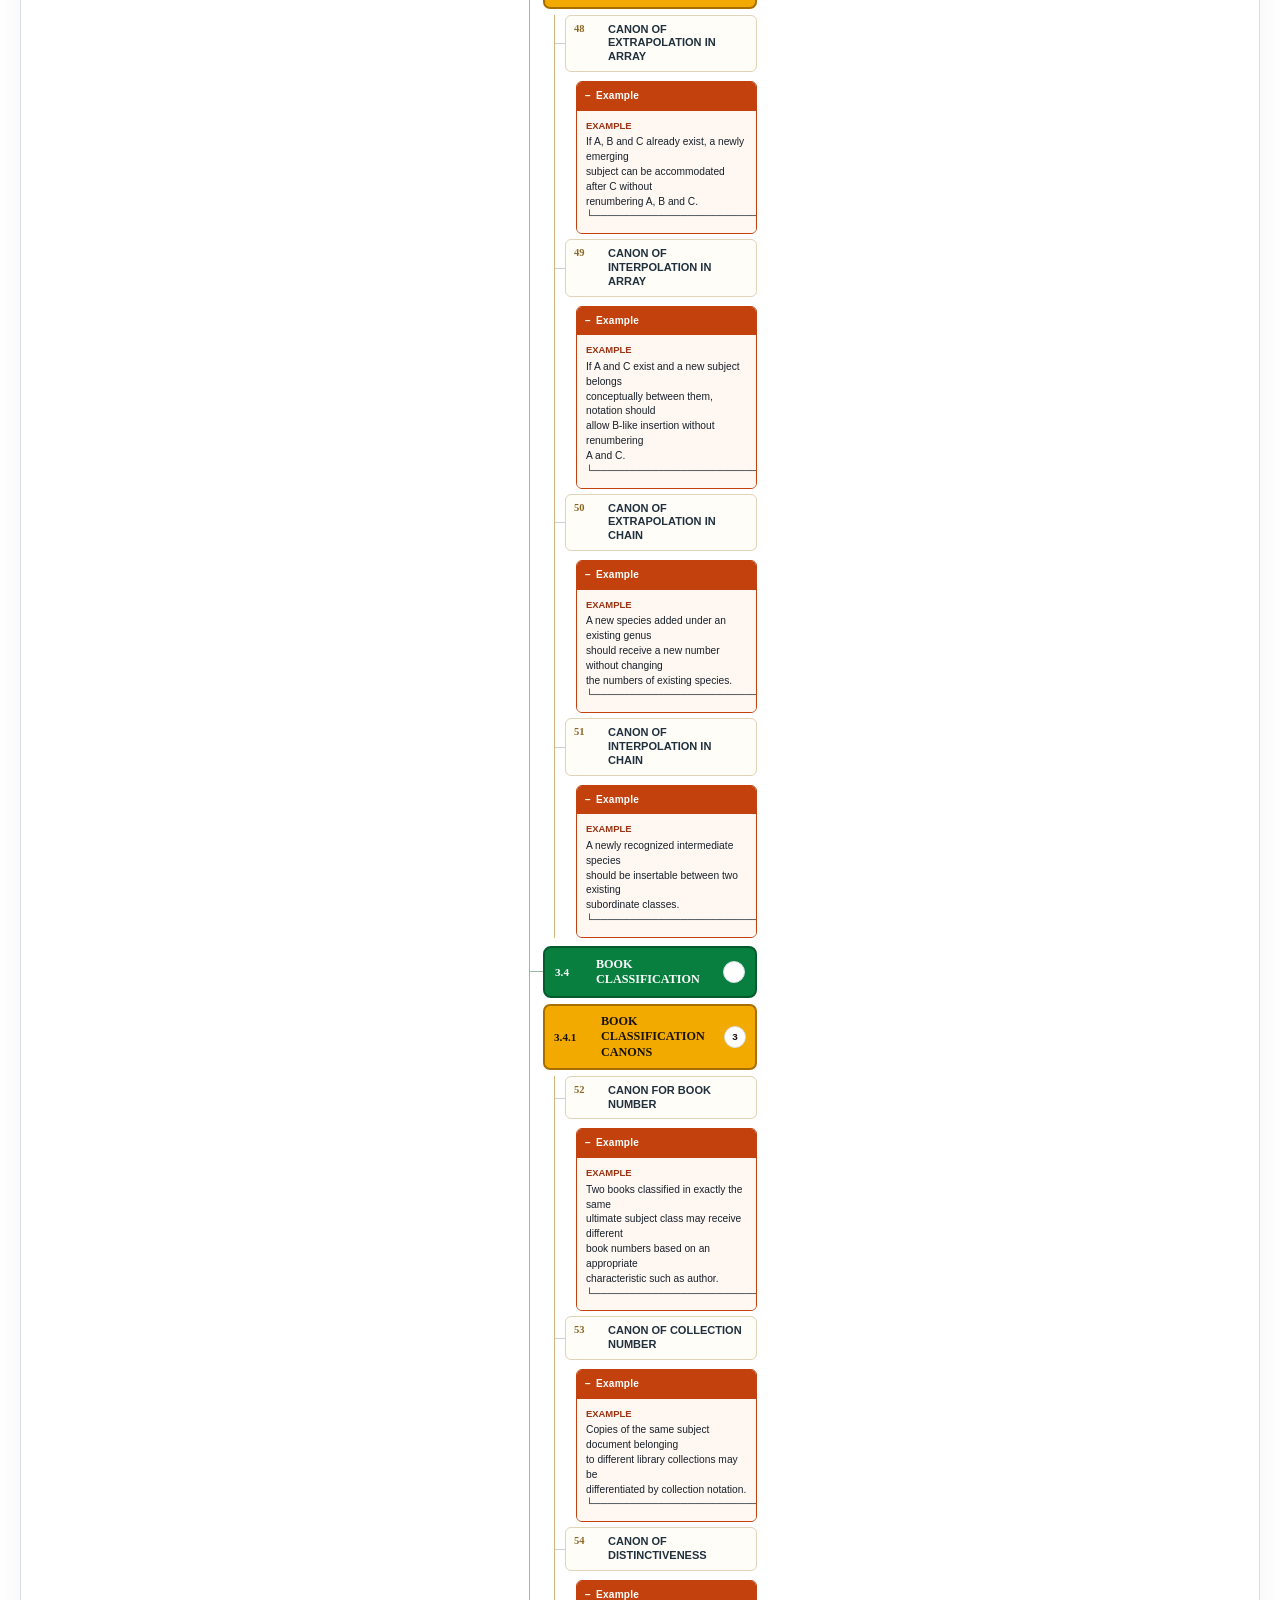
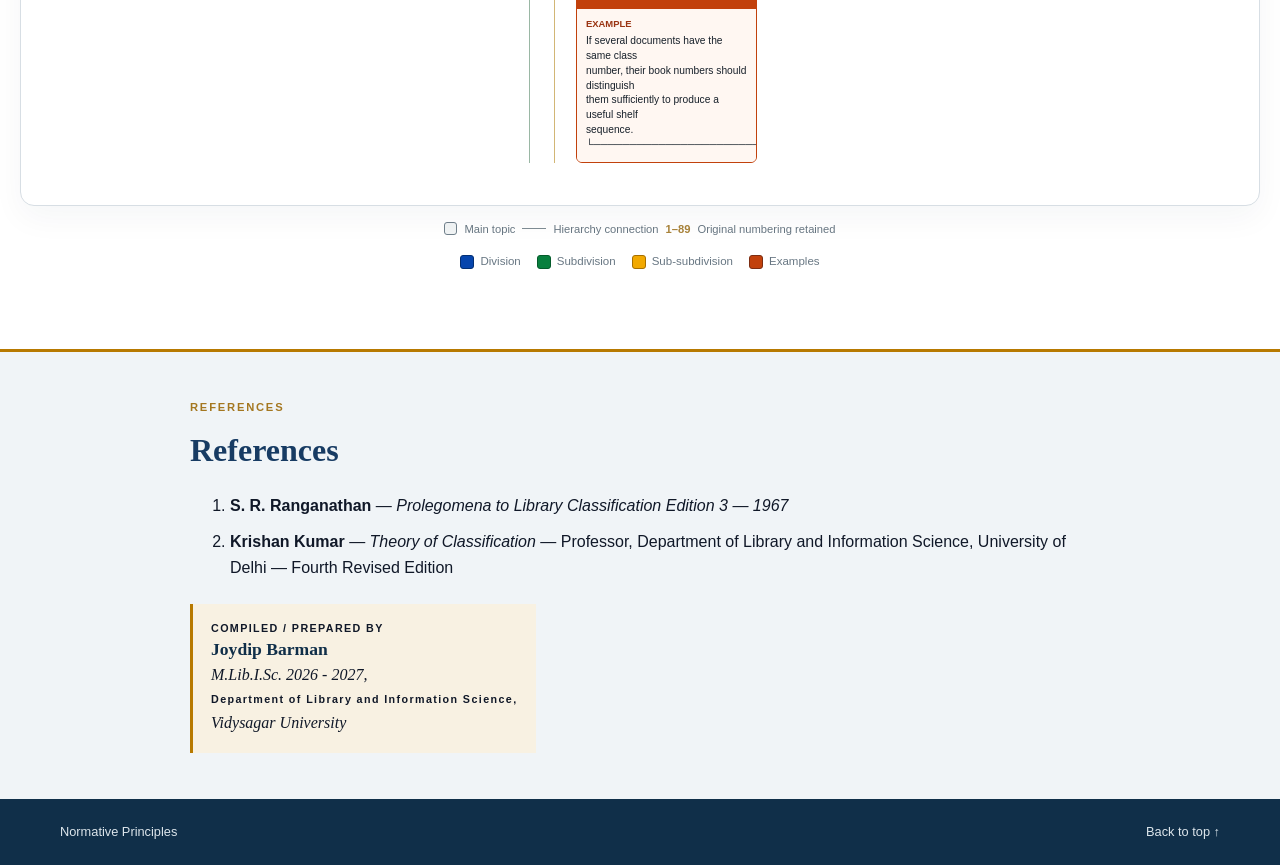
<file: full-chart.html>
<!DOCTYPE html>
<html lang="en">
 <head>
  <meta charset="utf-8"/>
  <meta content="width=device-width,initial-scale=1" name="viewport"/>
  <title>
   Full Organization Chart &middot; S. R. Ranganathan&rsquo;s Normative Principles
  </title>
  <link href="style.css" rel="stylesheet"/>
 </head>
 <body id="top">
  <header class="site-header">
   <div class="progress">
    <span>
    </span>
   </div>
   <div class="nav-wrap">
    <a class="brand" href="index.html">
     S. R. RANGANATHAN&rsquo;S NORMATIVE PRINCIPLES
    </a>
    <button aria-controls="nav" aria-expanded="false" aria-label="Open navigation" class="menu-dots" type="button">
     <i>
     </i>
     <i>
     </i>
     <i>
     </i>
    </button>
    <nav id="nav">
     <a href="index.html">
      HOME
     </a>
     <a href="basic-laws.html">
      BASIC LAWS
     </a>
     <a href="fundamental-laws.html">
      FUNDAMENTAL LAWS
     </a>
     <a href="canons.html">
      CANONS
     </a>
     <a href="helpful-sequence.html">
      HELPFUL SEQUENCE
     </a>
     <a href="facet-sequence.html">
      FACET SEQUENCE
     </a>
     <a class="active" href="full-chart.html">
      FULL CHART
     </a>
     <a class="ref-link" href="#references">
      REFERENCES
     </a>
    </nav>
   </div>
  </header>
  <main>
   <section class="chart-page-hero">
    <div class="label">
     FULL HIERARCHY
    </div>
    <h1>
     S. R. RANGANATHAN&rsquo;S NORMATIVE PRINCIPLES
    </h1>
    <p>
     A complete visual organization chart of all 89 numbered topics. The chart shows the complete hierarchy with an example for each of all 89 numbered topics.
    </p>
   </section>
   <section class="dedicated-chart full-chart-page" id="full-tree">
    <div class="dedicated-chart-head">
     <div>
      <div class="label">
       ORGANIZATION CHART
      </div>
      <h2>
       Complete Organized Chart
      </h2>
      <p>
       Root &rarr; main topic &rarr; division &rarr; sub-division &rarr; individual topic
      </p>
     </div>
     <div class="chart-actions">
      <button class="chart-action" data-chart="expand" type="button">
       Expand all
      </button>
      <button class="chart-action" data-chart="collapse" type="button">
       Collapse all
      </button>
     </div>
    </div>
    <div class="dedicated-chart-canvas">
     <div class="chart-root-box">
      <span>
       0
      </span>
      <strong>
       S. R. RANGANATHAN&rsquo;S NORMATIVE PRINCIPLES
      </strong>
     </div>
     <div class="root-stem">
     </div>
     <div class="main-rail">
     </div>
     <div class="main-cards">
      <article class="org-main-card">
       <a class="org-main-head" href="basic-laws.html">
        <span class="org-main-code">
         1
        </span>
        <span class="org-main-title">
         BASIC LAWS
        </span>
        <span class="org-main-count">
         6
        </span>
       </a>
       <div class="org-main-line">
       </div>
       <div class="org-divisions">
        <div class="org-division">
         <div class="org-division-head">
          <span class="org-code">
           1.1
          </span>
          <strong>
           LAWS
          </strong>
          <span class="org-total">
           6
          </span>
         </div>
         <div class="org-leaves">
          <a class="org-leaf" href="basic-laws.html#item-1">
           <span>
            1
           </span>
           <strong>
            LAW OF INTERPRETATION
           </strong>
          </a><details class="org-example" open><summary>Example</summary><div class="org-example-content"><div class="org-example-block"><span class="org-example-label">EXAMPLE</span><div>When a term occurs in a classification<br>schedule, its meaning is determined in the<br>context of the scheme and its relationship<br>with neighbouring classes, rather than<br>simply by ordinary dictionary meaning.<br>└──────────────────────────────────────────────┘</div></div></div></details>
          <a class="org-leaf" href="basic-laws.html#item-2">
           <span>
            2
           </span>
           <strong>
            LAW OF IMPARTIALITY
           </strong>
          </a><details class="org-example" open><summary>Example</summary><div class="org-example-content"><div class="org-example-block"><span class="org-example-label">EXAMPLE</span><div>The sequence of facets in different subjects<br>should not be decided arbitrarily in each<br>subject. A general principle should be<br>applied impartially to comparable cases.<br>└──────────────────────────────────────────────┘</div></div></div></details>
          <a class="org-leaf" href="basic-laws.html#item-3">
           <span>
            3
           </span>
           <strong>
            LAW OF SYMMETRY
           </strong>
          </a><details class="org-example" open><summary>Example</summary><div class="org-example-content"><div class="org-example-block"><span class="org-example-label">EXAMPLE</span><div>If two corresponding classes or devices have<br>equivalent roles in a classification system,<br>they should receive corresponding treatment<br>rather than giving one arbitrary preference.<br>└──────────────────────────────────────────────┘</div></div></div></details>
          <a class="org-leaf" href="basic-laws.html#item-4">
           <span>
            4
           </span>
           <strong>
            LAW OF PARSIMONY
           </strong>
          </a><details class="org-example" open><summary>Example</summary><div class="org-example-content"><div class="org-example-block"><span class="org-example-label">EXAMPLE</span><div>If two classification arrangements accomplish<br>the same purpose, the one requiring less<br>memory, less mental effort or less complicated<br>operations is preferred.<br>└──────────────────────────────────────────────┘</div></div></div></details>
          <a class="org-leaf" href="basic-laws.html#item-5">
           <span>
            5
           </span>
           <strong>
            LAW OF LOCAL VARIATION
           </strong>
          </a><details class="org-example" open><summary>Example</summary><div class="org-example-content"><div class="org-example-block"><span class="org-example-label">EXAMPLE</span><div>A classification principle normally applied<br>generally may be modified in a particular<br>subject or local situation when the special<br>requirements of that situation make the<br>variation desirable.<br>└──────────────────────────────────────────────┘</div></div></div></details>
          <a class="org-leaf" href="basic-laws.html#item-6">
           <span>
            6
           </span>
           <strong>
            LAW OF OSMOSIS
           </strong>
          </a><details class="org-example" open><summary>Example</summary><div class="org-example-content"><div class="org-example-block"><span class="org-example-label">EXAMPLE</span><div>A useful classificatory device developed for<br>one area may gradually be adopted in other<br>areas when it proves suitable there.<br>└──────────────────────────────────────────────┘</div></div></div></details>
         </div>
        </div>
       </div>
      </article>
      <article class="org-main-card">
       <a class="org-main-head" href="fundamental-laws.html">
        <span class="org-main-code">
         2
        </span>
        <span class="org-main-title">
         FUNDAMENTAL LAWS
        </span>
        <span class="org-main-count">
         5
        </span>
       </a>
       <div class="org-main-line">
       </div>
       <div class="org-divisions">
        <div class="org-division">
         <div class="org-division-head">
          <span class="org-code">
           2.1
          </span>
          <strong>
           LAWS
          </strong>
          <span class="org-total">
           5
          </span>
         </div>
         <div class="org-leaves">
          <a class="org-leaf" href="fundamental-laws.html#item-7">
           <span>
            7
           </span>
           <strong>
            BOOKS ARE FOR USE
           </strong>
          </a><details class="org-example" open><summary>Example</summary><div class="org-example-content"><div class="org-example-block"><span class="org-example-label">EXAMPLE</span><div>Library arrangements, shelving and access<br>should facilitate the actual use of books,<br>rather than merely preserving them as objects<br>that are difficult for readers to reach.<br>└──────────────────────────────────────────────┘</div></div></div></details>
          <a class="org-leaf" href="fundamental-laws.html#item-8">
           <span>
            8
           </span>
           <strong>
            EVERY READER HIS BOOK
           </strong>
          </a><details class="org-example" open><summary>Example</summary><div class="org-example-content"><div class="org-example-block"><span class="org-example-label">EXAMPLE</span><div>A student&#x27;s information need should be met<br>by providing books relevant to that student&#x27;s<br>subject and level of study.<br>└──────────────────────────────────────────────┘</div></div></div></details>
          <a class="org-leaf" href="fundamental-laws.html#item-9">
           <span>
            9
           </span>
           <strong>
            EVERY BOOK ITS READER
           </strong>
          </a><details class="org-example" open><summary>Example</summary><div class="org-example-content"><div class="org-example-block"><span class="org-example-label">EXAMPLE</span><div>A specialized scientific book may have only<br>a small audience, but classification and<br>arrangement should enable that audience to<br>discover and use it.<br>└──────────────────────────────────────────────┘</div></div></div></details>
          <a class="org-leaf" href="fundamental-laws.html#item-10">
           <span>
            10
           </span>
           <strong>
            SAVE THE TIME OF THE READER
           </strong>
          </a><details class="org-example" open><summary>Example</summary><div class="org-example-content"><div class="org-example-block"><span class="org-example-label">EXAMPLE</span><div>A logical classification arrangement enables<br>a reader to locate books on a subject without<br>unnecessary searching.<br>└──────────────────────────────────────────────┘</div></div></div></details>
          <a class="org-leaf" href="fundamental-laws.html#item-11">
           <span>
            11
           </span>
           <strong>
            LIBRARY IS A GROWING ORGANISM
           </strong>
          </a><details class="org-example" open><summary>Example</summary><div class="org-example-content"><div class="org-example-block"><span class="org-example-label">EXAMPLE</span><div>A classification scheme must accommodate new<br>subjects as new areas of knowledge arise.<br>└──────────────────────────────────────────────┘</div></div></div></details>
         </div>
        </div>
       </div>
      </article>
      <article class="org-main-card">
       <a class="org-main-head" href="canons.html">
        <span class="org-main-code">
         3
        </span>
        <span class="org-main-title">
         CANONS
        </span>
        <span class="org-main-count">
         43
        </span>
       </a>
       <div class="org-main-line">
       </div>
       <div class="org-divisions">
        <div class="org-division">
         <div class="org-division-head">
          <span class="org-code">
           3.1
          </span>
          <strong>
           IDEA PLANE
          </strong>
          <span class="org-total">
           15
          </span>
         </div>
         <div class="org-subdivision">
          <div class="org-sub-head">
           <span class="org-code">
            3.1.1
           </span>
           <strong>
            CANONS FOR CHARACTERISTICS
           </strong>
           <span class="org-total">
            4
           </span>
          </div>
          <div class="org-leaves">
           <a class="org-leaf" href="canons.html#item-12">
            <span>
             12
            </span>
            <strong>
             CANON OF DIFFERENTIATION
            </strong>
           </a><details class="org-example" open><summary>Example</summary><div class="org-example-content"><div class="org-example-block"><span class="org-example-label">EXAMPLE</span><div>If books are to be divided into Indian and<br>British literature, &quot;country/origin&quot; is a<br>differentiating characteristic because it<br>separates the two groups.<br>└──────────────────────────────────────────────┘</div></div></div></details>
           <a class="org-leaf" href="canons.html#item-13">
            <span>
             13
            </span>
            <strong>
             CANON OF RELEVANCE
            </strong>
           </a><details class="org-example" open><summary>Example</summary><div class="org-example-content"><div class="org-example-block"><span class="org-example-label">EXAMPLE</span><div>In classifying books by subject, subject<br>characteristics are relevant; an unrelated<br>characteristic such as the colour of the<br>book cover would normally be irrelevant.<br>└──────────────────────────────────────────────┘</div></div></div></details>
           <a class="org-leaf" href="canons.html#item-14">
            <span>
             14
            </span>
            <strong>
             CANON OF ASCERTAINABILITY
            </strong>
           </a><details class="org-example" open><summary>Example</summary><div class="org-example-content"><div class="org-example-block"><span class="org-example-label">EXAMPLE</span><div>If place of publication is used as a<br>characteristic, it should be possible to<br>determine the place from reliable information<br>about the document.<br>└──────────────────────────────────────────────┘</div></div></div></details>
           <a class="org-leaf" href="canons.html#item-15">
            <span>
             15
            </span>
            <strong>
             CANON OF PERMANENCE
            </strong>
           </a><details class="org-example" open><summary>Example</summary><div class="org-example-content"><div class="org-example-block"><span class="org-example-label">EXAMPLE</span><div>A stable subject characteristic is preferable<br>to a temporary feature that may soon cease to<br>be useful for arranging the literature.<br>└──────────────────────────────────────────────┘</div></div></div></details>
          </div>
         </div>
         <div class="org-subdivision">
          <div class="org-sub-head">
           <span class="org-code">
            3.1.2
           </span>
           <strong>
            CANONS FOR SUCCESSION OF CHARACTERISTICS
           </strong>
           <span class="org-total">
            3
           </span>
          </div>
          <div class="org-leaves">
           <a class="org-leaf" href="canons.html#item-16">
            <span>
             16
            </span>
            <strong>
             CANON OF CONCOMITANCE
            </strong>
           </a><details class="org-example" open><summary>Example</summary><div class="org-example-content"><div class="org-example-block"><span class="org-example-label">EXAMPLE</span><div>If the presence of one characteristic<br>necessarily accompanies another in the<br>universe being classified, their treatment<br>should recognize that relationship rather<br>than creating an artificial independent<br>succession.<br>└──────────────────────────────────────────────┘</div></div></div></details>
           <a class="org-leaf" href="canons.html#item-17">
            <span>
             17
            </span>
            <strong>
             CANON OF RELEVANT SUCCESSION
            </strong>
           </a><details class="org-example" open><summary>Example</summary><div class="org-example-content"><div class="org-example-block"><span class="org-example-label">EXAMPLE</span><div>When several characteristics can successively<br>divide a universe, their order should be<br>selected according to their usefulness for<br>the intended classification.<br>└──────────────────────────────────────────────┘</div></div></div></details>
           <a class="org-leaf" href="canons.html#item-18">
            <span>
             18
            </span>
            <strong>
             CANON OF CONSISTENT SUCCESSION
            </strong>
           </a><details class="org-example" open><summary>Example</summary><div class="org-example-content"><div class="org-example-block"><span class="org-example-label">EXAMPLE</span><div>If a scheme establishes Subject → Place →<br>Time as its succession, the same succession<br>should normally be maintained wherever the<br>same conditions apply.</div></div></div></details>
          </div>
         </div>
         <div class="org-subdivision">
          <div class="org-sub-head">
           <span class="org-code">
            3.1.3
           </span>
           <strong>
            CANONS FOR ARRAY
           </strong>
           <span class="org-total">
            4
           </span>
          </div>
          <div class="org-leaves">
           <a class="org-leaf" href="canons.html#item-19">
            <span>
             19
            </span>
            <strong>
             CANON OF EXHAUSTIVENESS
            </strong>
           </a><details class="org-example" open><summary>Example</summary><div class="org-example-content"><div class="org-example-block"><span class="org-example-label">BOOK EXAMPLE</span><div>BCI lists special kinds of libraries and then<br>provides a residual class such as &quot;other<br>special kinds of libraries.&quot; This ensures<br>that the array covers the universe.<br>└──────────────────────────────────────────────┘</div></div></div></details>
           <a class="org-leaf" href="canons.html#item-20">
            <span>
             20
            </span>
            <strong>
             CANON OF EXCLUSIVENESS
            </strong>
           </a><details class="org-example" open><summary>Example</summary><div class="org-example-content"><div class="org-example-block"><span class="org-example-label">EXAMPLE</span><div>If an array divides books by language into<br>English, French and German, the divisions<br>should not overlap on that same characteristic<br>basis.<br>└──────────────────────────────────────────────┘</div></div></div></details>
           <a class="org-leaf" href="canons.html#item-21">
            <span>
             21
            </span>
            <strong>
             CANON OF HELPFUL SEQUENCE
            </strong>
           </a><details class="org-example" open><summary>Example</summary><div class="org-example-content"><div class="org-example-block"><span class="org-example-label">EXAMPLE</span><div>Historical subjects may be arranged from<br>earlier to later periods when chronological<br>order is most useful to users.<br>└──────────────────────────────────────────────┘</div></div></div></details>
           <a class="org-leaf" href="canons.html#item-22">
            <span>
             22
            </span>
            <strong>
             CANON OF CONSISTENT SEQUENCE
            </strong>
           </a><details class="org-example" open><summary>Example</summary><div class="org-example-content"><div class="org-example-block"><span class="org-example-label">EXAMPLE</span><div>If a set of subjects is arranged in the order<br>Physics → Chemistry → Biology in one relevant<br>array, the corresponding repeated group<br>should follow the same order elsewhere.</div></div></div></details>
          </div>
         </div>
         <div class="org-subdivision">
          <div class="org-sub-head">
           <span class="org-code">
            3.1.4
           </span>
           <strong>
            CANONS FOR CHAIN
           </strong>
           <span class="org-total">
            2
           </span>
          </div>
          <div class="org-leaves">
           <a class="org-leaf" href="canons.html#item-23">
            <span>
             23
            </span>
            <strong>
             CANON OF DECREASING EXTENSION
            </strong>
           </a><details class="org-example" open><summary>Example</summary><div class="org-example-content"><div class="org-example-block"><span class="org-example-label">EXAMPLE</span><div>ANIMALS<br>↓<br>MAMMALS<br>↓<br>PRIMATES<br>↓<br>HUMAN BEINGS<br>Each successive class covers a smaller<br>universe than the preceding class.<br>└──────────────────────────────────────────────┘</div></div></div></details>
           <a class="org-leaf" href="canons.html#item-24">
            <span>
             24
            </span>
            <strong>
             CANON OF MODULATION
            </strong>
           </a><details class="org-example" open><summary>Example</summary><div class="org-example-content"><div class="org-example-block"><span class="org-example-label">EXAMPLE</span><div>A class should pass systematically from<br>genus → species → subordinate species rather<br>than jumping without an intelligible<br>relationship.<br>└──────────────────────────────────────────────┘</div></div></div></details>
          </div>
         </div>
         <div class="org-subdivision">
          <div class="org-sub-head">
           <span class="org-code">
            3.1.5
           </span>
           <strong>
            CANONS FOR FILIATORY SEQUENCE
           </strong>
           <span class="org-total">
            2
           </span>
          </div>
          <div class="org-leaves">
           <a class="org-leaf" href="canons.html#item-25">
            <span>
             25
            </span>
            <strong>
             CANON OF SUBORDINATE CLASSES
            </strong>
           </a><details class="org-example" open><summary>Example</summary><div class="org-example-content"><div class="org-example-block"><span class="org-example-label">EXAMPLE</span><div>SCIENCE<br>└── BIOLOGY<br>└── BOTANY<br>Botany is subordinate to Biology, which is<br>subordinate to Science.<br>└──────────────────────────────────────────────┘</div></div></div></details>
           <a class="org-leaf" href="canons.html#item-26">
            <span>
             26
            </span>
            <strong>
             CANON OF CO-ORDINATE CLASSES
            </strong>
           </a><details class="org-example" open><summary>Example</summary><div class="org-example-content"><div class="org-example-block"><span class="org-example-label">EXAMPLE</span><div>SCIENCE<br>├── PHYSICS<br>├── CHEMISTRY<br>└── BIOLOGY<br>These are co-ordinate classes because they<br>share the same immediate parent.<br>└──────────────────────────────────────────────┘</div></div></div></details>
          </div>
         </div>
        </div>
        <div class="org-division">
         <div class="org-division-head">
          <span class="org-code">
           3.2
          </span>
          <strong>
           VERBAL PLANE
          </strong>
          <span class="org-total">
           4
          </span>
         </div>
         <div class="org-subdivision">
          <div class="org-sub-head">
           <span class="org-code">
            3.2.1
           </span>
           <strong>
            VERBAL CANONS
           </strong>
           <span class="org-total">
            4
           </span>
          </div>
          <div class="org-leaves">
           <a class="org-leaf" href="canons.html#item-27">
            <span>
             27
            </span>
            <strong>
             CANON OF CONTEXT
            </strong>
           </a><details class="org-example" open><summary>Example</summary><div class="org-example-content"><div class="org-example-block"><span class="org-example-label">EXAMPLE</span><div>A word such as &quot;culture&quot; may have different<br>meanings in ordinary language. Its meaning<br>in a classification schedule must be fixed<br>by the context of the classes around it.<br>└──────────────────────────────────────────────┘</div></div></div></details>
           <a class="org-leaf" href="canons.html#item-28">
            <span>
             28
            </span>
            <strong>
             CANON OF ENUMERATION
            </strong>
           </a><details class="org-example" open><summary>Example</summary><div class="org-example-content"><div class="org-example-block"><span class="org-example-label">EXAMPLE</span><div>A schedule should specify what a class term<br>includes when ordinary language would leave<br>its scope uncertain.<br>└──────────────────────────────────────────────┘</div></div></div></details>
           <a class="org-leaf" href="canons.html#item-29">
            <span>
             29
            </span>
            <strong>
             CANON OF CURRENCY
            </strong>
           </a><details class="org-example" open><summary>Example</summary><div class="org-example-content"><div class="org-example-block"><span class="org-example-label">EXAMPLE</span><div>When a discipline replaces an obsolete term<br>with an accepted modern technical term, the<br>classification terminology should recognize<br>the current usage.<br>└──────────────────────────────────────────────┘</div></div></div></details>
           <a class="org-leaf" href="canons.html#item-30">
            <span>
             30
            </span>
            <strong>
             CANON OF RETICENCE
            </strong>
           </a><details class="org-example" open><summary>Example</summary><div class="org-example-content"><div class="org-example-block"><span class="org-example-label">EXAMPLE</span><div>Do not create several unnecessarily different<br>terms for distinctions that do not serve a<br>real classificatory purpose.<br>└──────────────────────────────────────────────┘</div></div></div></details>
          </div>
         </div>
        </div>
        <div class="org-division">
         <div class="org-division-head">
          <span class="org-code">
           3.3
          </span>
          <strong>
           NOTATIONAL PLANE
          </strong>
          <span class="org-total">
           21
          </span>
         </div>
         <div class="org-subdivision">
          <div class="org-sub-head">
           <span class="org-code">
            3.3.1
           </span>
           <strong>
            BASIC CANONS FOR NOTATION
           </strong>
           <span class="org-total">
            12
           </span>
          </div>
          <div class="org-leaves">
           <a class="org-leaf" href="canons.html#item-31">
            <span>
             31
            </span>
            <strong>
             CANON OF SYNONYM
            </strong>
           </a><details class="org-example" open><summary>Example</summary><div class="org-example-content"><div class="org-example-block"><span class="org-example-label">BOOK EXAMPLE</span><div>UDC has synonymous class numbers, e.g.<br>Statistics applied to education may be<br>represented as 31:37 or 37:31.<br>CC generally avoids such synonyms, although<br>a noted space-isolate exception is discussed.<br>└──────────────────────────────────────────────┘</div></div></div></details>
           <a class="org-leaf" href="canons.html#item-32">
            <span>
             32
            </span>
            <strong>
             CANON OF HOMONYM
            </strong>
           </a><details class="org-example" open><summary>Example</summary><div class="org-example-content"><div class="org-example-block"><span class="org-example-label">EXAMPLE</span><div>The same class number should not be used to<br>represent two unrelated subjects.</div></div></div></details>
           <a class="org-leaf" href="canons.html#item-33">
            <span>
             33
            </span>
            <strong>
             CANON OF RELATIVITY
            </strong>
           </a><details class="org-example" open><summary>Example</summary><div class="org-example-content"><div class="org-example-block"><span class="org-example-label">EXAMPLE</span><div>A notation representing a second-level<br>subdivision should reflect that second<br>order through the structure of its notation.<br>└──────────────────────────────────────────────┘</div></div></div></details>
           <a class="org-leaf" href="canons.html#item-34">
            <span>
             34
            </span>
            <strong>
             CANON OF UNIFORMITY
            </strong>
           </a><details class="org-example" open><summary>Example</summary><div class="org-example-content"><div class="org-example-block"><span class="org-example-label">EXAMPLE</span><div>If a particular type of subdivision is<br>represented by a particular notational<br>device in one part of the scheme, comparable<br>subdivisions should use the same device<br>where practicable.<br>└──────────────────────────────────────────────┘</div></div></div></details>
           <a class="org-leaf" href="canons.html#item-35">
            <span>
             35
            </span>
            <strong>
             CANON OF HIERARCHY
            </strong>
           </a><details class="org-example" open><summary>Example</summary><div class="org-example-content"><div class="org-example-block"><span class="org-example-label">EXAMPLE</span><div>5<br>└── 51<br>└── 511<br>The notation shows successive subdivision.<br>└──────────────────────────────────────────────┘</div></div></div></details>
           <a class="org-leaf" href="canons.html#item-36">
            <span>
             36
            </span>
            <strong>
             CANON OF NON-HIERARCHY
            </strong>
           </a><details class="org-example" open><summary>Example</summary><div class="org-example-content"><div class="org-example-block"><span class="org-example-label">EXAMPLE</span><div>A notation may represent a facet independently<br>rather than encoding every preceding<br>hierarchical level into the visible number.<br>└──────────────────────────────────────────────┘</div></div></div></details>
           <a class="org-leaf" href="canons.html#item-37">
            <span>
             37
            </span>
            <strong>
             CANON OF MIXED BASE
            </strong>
           </a><details class="org-example" open><summary>Example</summary><div class="org-example-content"><div class="org-example-block"><span class="org-example-label">EXAMPLE</span><div>A notation can employ a combination of<br>numerical and alphabetical symbols when the<br>scheme requires a larger and flexible<br>notational capacity.<br>└──────────────────────────────────────────────┘</div></div></div></details>
           <a class="org-leaf" href="canons.html#item-38">
            <span>
             38
            </span>
            <strong>
             CANON OF PURE BASE
            </strong>
           </a><details class="org-example" open><summary>Example</summary><div class="org-example-content"><div class="org-example-block"><span class="org-example-label">EXAMPLE</span><div>A purely numerical notation uses digits as<br>its basic symbols throughout.<br>└──────────────────────────────────────────────┘</div></div></div></details>
           <a class="org-leaf" href="canons.html#item-39">
            <span>
             39
            </span>
            <strong>
             CANON OF FACETED NOTATION
            </strong>
           </a><details class="org-example" open><summary>Example</summary><div class="org-example-content"><div class="org-example-block"><span class="org-example-label">EXAMPLE</span><div>A compound subject can have separate notation<br>for Personality, Matter, Energy, Space and<br>Time facets, with symbols joining them.<br>└──────────────────────────────────────────────┘</div></div></div></details>
           <a class="org-leaf" href="canons.html#item-40">
            <span>
             40
            </span>
            <strong>
             CANON OF NON-FACETED NOTATION
            </strong>
           </a><details class="org-example" open><summary>Example</summary><div class="org-example-content"><div class="org-example-block"><span class="org-example-label">EXAMPLE</span><div>An enumerative notation can assign a complete<br>class number to a subject without displaying<br>its individual facets.<br>└──────────────────────────────────────────────┘</div></div></div></details>
           <a class="org-leaf" href="canons.html#item-41">
            <span>
             41
            </span>
            <strong>
             CANON OF CO-EXTENSIVENESS
            </strong>
           </a><details class="org-example" open><summary>Example</summary><div class="org-example-content"><div class="org-example-block"><span class="org-example-label">EXAMPLE</span><div>The notation should provide enough capacity<br>to accommodate the subdivisions required by<br>the classification scheme.<br>└──────────────────────────────────────────────┘</div></div></div></details>
           <a class="org-leaf" href="canons.html#item-42">
            <span>
             42
            </span>
            <strong>
             CANON OF NON-CO-EXTENSIVENESS
            </strong>
           </a><details class="org-example" open><summary>Example</summary><div class="org-example-content"><div class="org-example-block"><span class="org-example-label">EXAMPLE</span><div>A scheme may deliberately restrict notational<br>capacity in a particular portion when that<br>limitation is acceptable for practical use.<br>└──────────────────────────────────────────────┘</div></div></div></details>
          </div>
         </div>
         <div class="org-subdivision">
          <div class="org-sub-head">
           <span class="org-code">
            3.3.2
           </span>
           <strong>
            CANONS FOR MNEMONICS
           </strong>
           <span class="org-total">
            5
           </span>
          </div>
          <div class="org-leaves">
           <a class="org-leaf" href="canons.html#item-43">
            <span>
             43
            </span>
            <strong>
             CANON OF GENERAL MNEMONICS
            </strong>
           </a><details class="org-example" open><summary>Example</summary><div class="org-example-content"><div class="org-example-block"><span class="org-example-label">EXAMPLE</span><div>The same notational element can be reused<br>for the same general concept in different<br>parts of the scheme.<br>└──────────────────────────────────────────────┘</div></div></div></details>
           <a class="org-leaf" href="canons.html#item-44">
            <span>
             44
            </span>
            <strong>
             CANON OF ALPHABETICAL MNEMONICS
            </strong>
           </a><details class="org-example" open><summary>Example</summary><div class="org-example-content"><div class="org-example-block"><span class="org-example-label">EXAMPLE</span><div>An alphabetic symbol associated with a<br>subject term can help the classifier recall<br>its meaning.<br>└──────────────────────────────────────────────┘</div></div></div></details>
           <a class="org-leaf" href="canons.html#item-45">
            <span>
             45
            </span>
            <strong>
             CANON OF SCHEDULED MNEMONICS
            </strong>
           </a><details class="org-example" open><summary>Example</summary><div class="org-example-content"><div class="org-example-block"><span class="org-example-label">EXAMPLE</span><div>A particular symbol can consistently denote<br>the same scheduled facet wherever it occurs.<br>└──────────────────────────────────────────────┘</div></div></div></details>
           <a class="org-leaf" href="canons.html#item-46">
            <span>
             46
            </span>
            <strong>
             CANON OF SYSTEMATIC MNEMONICS
            </strong>
           </a><details class="org-example" open><summary>Example</summary><div class="org-example-content"><div class="org-example-block"><span class="org-example-label">EXAMPLE</span><div>The same pattern of notation should recur<br>for corresponding concepts in different<br>classes.<br>└──────────────────────────────────────────────┘</div></div></div></details>
           <a class="org-leaf" href="canons.html#item-47">
            <span>
             47
            </span>
            <strong>
             CANON OF SEMINAL MNEMONICS
            </strong>
           </a><details class="org-example" open><summary>Example</summary><div class="org-example-content"><div class="org-example-block"><span class="org-example-label">EXAMPLE</span><div>Once a particular symbol establishes the<br>identity of a facet, related compounds can<br>reuse that symbol systematically.<br>└──────────────────────────────────────────────┘</div></div></div></details>
          </div>
         </div>
         <div class="org-subdivision">
          <div class="org-sub-head">
           <span class="org-code">
            3.3.3
           </span>
           <strong>
            CANONS FOR GROWING UNIVERSE
           </strong>
           <span class="org-total">
            4
           </span>
          </div>
          <div class="org-leaves">
           <a class="org-leaf" href="canons.html#item-48">
            <span>
             48
            </span>
            <strong>
             CANON OF EXTRAPOLATION IN ARRAY
            </strong>
           </a><details class="org-example" open><summary>Example</summary><div class="org-example-content"><div class="org-example-block"><span class="org-example-label">EXAMPLE</span><div>If A, B and C already exist, a newly emerging<br>subject can be accommodated after C without<br>renumbering A, B and C.<br>└──────────────────────────────────────────────┘</div></div></div></details>
           <a class="org-leaf" href="canons.html#item-49">
            <span>
             49
            </span>
            <strong>
             CANON OF INTERPOLATION IN ARRAY
            </strong>
           </a><details class="org-example" open><summary>Example</summary><div class="org-example-content"><div class="org-example-block"><span class="org-example-label">EXAMPLE</span><div>If A and C exist and a new subject belongs<br>conceptually between them, notation should<br>allow B-like insertion without renumbering<br>A and C.<br>└──────────────────────────────────────────────┘</div></div></div></details>
           <a class="org-leaf" href="canons.html#item-50">
            <span>
             50
            </span>
            <strong>
             CANON OF EXTRAPOLATION IN CHAIN
            </strong>
           </a><details class="org-example" open><summary>Example</summary><div class="org-example-content"><div class="org-example-block"><span class="org-example-label">EXAMPLE</span><div>A new species added under an existing genus<br>should receive a new number without changing<br>the numbers of existing species.<br>└──────────────────────────────────────────────┘</div></div></div></details>
           <a class="org-leaf" href="canons.html#item-51">
            <span>
             51
            </span>
            <strong>
             CANON OF INTERPOLATION IN CHAIN
            </strong>
           </a><details class="org-example" open><summary>Example</summary><div class="org-example-content"><div class="org-example-block"><span class="org-example-label">EXAMPLE</span><div>A newly recognized intermediate species<br>should be insertable between two existing<br>subordinate classes.<br>└──────────────────────────────────────────────┘</div></div></div></details>
          </div>
         </div>
        </div>
        <div class="org-division">
         <div class="org-division-head">
          <span class="org-code">
           3.4
          </span>
          <strong>
           BOOK CLASSIFICATION
          </strong>
          <span class="org-total">
           3
          </span>
         </div>
         <div class="org-subdivision">
          <div class="org-sub-head">
           <span class="org-code">
            3.4.1
           </span>
           <strong>
            BOOK CLASSIFICATION CANONS
           </strong>
           <span class="org-total">
            3
           </span>
          </div>
          <div class="org-leaves">
           <a class="org-leaf" href="canons.html#item-52">
            <span>
             52
            </span>
            <strong>
             CANON FOR BOOK NUMBER
            </strong>
           </a><details class="org-example" open><summary>Example</summary><div class="org-example-content"><div class="org-example-block"><span class="org-example-label">EXAMPLE</span><div>Two books classified in exactly the same<br>ultimate subject class may receive different<br>book numbers based on an appropriate<br>characteristic such as author.<br>└──────────────────────────────────────────────┘</div></div></div></details>
           <a class="org-leaf" href="canons.html#item-53">
            <span>
             53
            </span>
            <strong>
             CANON OF COLLECTION NUMBER
            </strong>
           </a><details class="org-example" open><summary>Example</summary><div class="org-example-content"><div class="org-example-block"><span class="org-example-label">EXAMPLE</span><div>Copies of the same subject document belonging<br>to different library collections may be<br>differentiated by collection notation.<br>└──────────────────────────────────────────────┘</div></div></div></details>
           <a class="org-leaf" href="canons.html#item-54">
            <span>
             54
            </span>
            <strong>
             CANON OF DISTINCTIVENESS
            </strong>
           </a><details class="org-example" open><summary>Example</summary><div class="org-example-content"><div class="org-example-block"><span class="org-example-label">EXAMPLE</span><div>If several documents have the same class<br>number, their book numbers should distinguish<br>them sufficiently to produce a useful shelf<br>sequence.<br>└──────────────────────────────────────────────┘</div></div></div></details>
          </div>
         </div>
        </div>
       </div>
      </article>
      <article class="org-main-card">
       <a class="org-main-head" href="helpful-sequence.html">
        <span class="org-main-code">
         4
        </span>
        <span class="org-main-title">
         HELPFUL SEQUENCE
        </span>
        <span class="org-main-count">
         18
        </span>
       </a>
       <div class="org-main-line">
       </div>
       <div class="org-divisions">
        <div class="org-division">
         <div class="org-division-head">
          <span class="org-code">
           4.1
          </span>
          <strong>
           PRINCIPLES
          </strong>
          <span class="org-total">
           18
          </span>
         </div>
         <div class="org-leaves">
          <a class="org-leaf" href="helpful-sequence.html#item-55">
           <span>
            55
           </span>
           <strong>
            PRINCIPLE OF LATER-IN-TIME
           </strong>
          </a><details class="org-example" open><summary>Example</summary><div class="org-example-content"><div class="org-example-block"><span class="org-example-label">BOOK EXAMPLE — RELIGION</span><div>Vedic<br>→ Post-Vedic<br>→ Jainism<br>→ Buddhism<br>→ Judaism<br>→ Christianity<br>→ Islam<br>This follows chronological progression.<br>└──────────────────────────────────────────────┘</div></div></div></details>
          <a class="org-leaf" href="helpful-sequence.html#item-56">
           <span>
            56
           </span>
           <strong>
            PRINCIPLE OF LATER-IN-EVOLUTION
           </strong>
          </a><details class="org-example" open><summary>Example</summary><div class="org-example-content"><div class="org-example-block"><span class="org-example-label">BOOK EXAMPLE — BOTANY</span><div>Thallophyta<br>→ Bryophyta<br>→ Pteridophyta<br>→ Gymnosperm<br>→ Monocotyledon<br>→ Dicotyledon</div></div><div class="org-example-block"><span class="org-example-label">BOOK EXAMPLE — MEDICINE</span><div>Embryo → Child → Adolescent → Old<br>└──────────────────────────────────────────────┘</div></div></div></details>
          <a class="org-leaf" href="helpful-sequence.html#item-57">
           <span>
            57
           </span>
           <strong>
            PRINCIPLE OF SPATIAL CONTIGUITY
           </strong>
          </a><details class="org-example" open><summary>Example</summary><div class="org-example-content"><div class="org-example-block"><span class="org-example-label">EXAMPLE</span><div>Countries or regions may be arranged according<br>to their geographical contiguity when this<br>gives a helpful sequence.<br>└──────────────────────────────────────────────┘</div></div></div></details>
          <a class="org-leaf" href="helpful-sequence.html#item-58">
           <span>
            58
           </span>
           <strong>
            PRINCIPLE OF BOTTOM-UPWARDS
           </strong>
          </a><details class="org-example" open><summary>Example</summary><div class="org-example-content"><div class="org-example-block"><span class="org-example-label">EXAMPLE</span><div>Places in a vertical structure may be<br>arranged from lower level → higher level.<br>└──────────────────────────────────────────────┘</div></div></div></details>
          <a class="org-leaf" href="helpful-sequence.html#item-59">
           <span>
            59
           </span>
           <strong>
            PRINCIPLE OF TOP-DOWNWARDS
           </strong>
          </a><details class="org-example" open><summary>Example</summary><div class="org-example-content"><div class="org-example-block"><span class="org-example-label">EXAMPLE</span><div>Levels of a building may be arranged from<br>upper floor → lower floor.<br>└──────────────────────────────────────────────┘</div></div></div></details>
          <a class="org-leaf" href="helpful-sequence.html#item-60">
           <span>
            60
           </span>
           <strong>
            PRINCIPLE OF LEFT TO RIGHT
           </strong>
          </a><details class="org-example" open><summary>Example</summary><div class="org-example-content"><div class="org-example-block"><span class="org-example-label">EXAMPLE</span><div>Positions on a diagram may be sequenced<br>left → centre → right.<br>└──────────────────────────────────────────────┘</div></div></div></details>
          <a class="org-leaf" href="helpful-sequence.html#item-61">
           <span>
            61
           </span>
           <strong>
            PRINCIPLE OF RIGHT TO LEFT
           </strong>
          </a><details class="org-example" open><summary>Example</summary><div class="org-example-content"><div class="org-example-block"><span class="org-example-label">EXAMPLE</span><div>A spatial array may be organized right →<br>centre → left when that direction is more<br>helpful for the universe concerned.<br>└──────────────────────────────────────────────┘</div></div></div></details>
          <a class="org-leaf" href="helpful-sequence.html#item-62">
           <span>
            62
           </span>
           <strong>
            PRINCIPLE OF CLOCKWISE DIRECTION
           </strong>
          </a><details class="org-example" open><summary>Example</summary><div class="org-example-content"><div class="org-example-block"><span class="org-example-label">EXAMPLE</span><div>Positions around a circular arrangement may<br>be sequenced clockwise from a selected point.<br>└──────────────────────────────────────────────┘</div></div></div></details>
          <a class="org-leaf" href="helpful-sequence.html#item-63">
           <span>
            63
           </span>
           <strong>
            PRINCIPLE OF COUNTER-CLOCKWISE DIRECTION
           </strong>
          </a><details class="org-example" open><summary>Example</summary><div class="org-example-content"><div class="org-example-block"><span class="org-example-label">EXAMPLE</span><div>A circular geographical or positional array<br>may be traversed counter-clockwise.<br>└──────────────────────────────────────────────┘</div></div></div></details>
          <a class="org-leaf" href="helpful-sequence.html#item-64">
           <span>
            64
           </span>
           <strong>
            PRINCIPLE OF PERIPHERY TO CENTRE
           </strong>
          </a><details class="org-example" open><summary>Example</summary><div class="org-example-content"><div class="org-example-block"><span class="org-example-label">EXAMPLE</span><div>Concentric geographical zones may be arranged<br>outer zone → inner zone → centre.<br>└──────────────────────────────────────────────┘</div></div></div></details>
          <a class="org-leaf" href="helpful-sequence.html#item-65">
           <span>
            65
           </span>
           <strong>
            PRINCIPLE OF CENTRE TO PERIPHERY
           </strong>
          </a><details class="org-example" open><summary>Example</summary><div class="org-example-content"><div class="org-example-block"><span class="org-example-label">EXAMPLE</span><div>Concentric regions may be arranged centre<br>→ inner zone → outer zone.<br>└──────────────────────────────────────────────┘</div></div></div></details>
          <a class="org-leaf" href="helpful-sequence.html#item-66">
           <span>
            66
           </span>
           <strong>
            PRINCIPLE OF AWAY-FROM-POSITION
           </strong>
          </a><details class="org-example" open><summary>Example</summary><div class="org-example-content"><div class="org-example-block"><span class="org-example-label">EXAMPLE</span><div>Places may be arranged according to increasing<br>distance from a central reference point.<br>└──────────────────────────────────────────────┘</div></div></div></details>
          <a class="org-leaf" href="helpful-sequence.html#item-67">
           <span>
            67
           </span>
           <strong>
            PRINCIPLE OF INCREASING QUANTITY
           </strong>
          </a><details class="org-example" open><summary>Example</summary><div class="org-example-content"><div class="org-example-block"><span class="org-example-label">EXAMPLE</span><div>Population: 1 million → 5 million → 10<br>million.<br>└──────────────────────────────────────────────┘</div></div></div></details>
          <a class="org-leaf" href="helpful-sequence.html#item-68">
           <span>
            68
           </span>
           <strong>
            PRINCIPLE OF DECREASING QUANTITY
           </strong>
          </a><details class="org-example" open><summary>Example</summary><div class="org-example-content"><div class="org-example-block"><span class="org-example-label">EXAMPLE</span><div>Population: 10 million → 5 million → 1<br>million.<br>└──────────────────────────────────────────────┘</div></div></div></details>
          <a class="org-leaf" href="helpful-sequence.html#item-69">
           <span>
            69
           </span>
           <strong>
            PRINCIPLE OF INCREASING COMPLEXITY
           </strong>
          </a><details class="org-example" open><summary>Example</summary><div class="org-example-content"><div class="org-example-block"><span class="org-example-label">EXAMPLE</span><div>Simple structure → compound structure →<br>increasingly complex structure.<br>└──────────────────────────────────────────────┘</div></div></div></details>
          <a class="org-leaf" href="helpful-sequence.html#item-70">
           <span>
            70
           </span>
           <strong>
            PRINCIPLE OF CANONICAL SEQUENCE
           </strong>
          </a><details class="org-example" open><summary>Example</summary><div class="org-example-content"><div class="org-example-block"><span class="org-example-label">EXAMPLE</span><div>A discipline&#x27;s established conventional order<br>may be retained instead of creating an<br>arbitrary new sequence.<br>└──────────────────────────────────────────────┘</div></div></div></details>
          <a class="org-leaf" href="helpful-sequence.html#item-71">
           <span>
            71
           </span>
           <strong>
            PRINCIPLE OF LITERARY WARRANT
           </strong>
          </a><details class="org-example" open><summary>Example</summary><div class="org-example-content"><div class="org-example-block"><span class="org-example-label">EXAMPLE</span><div>If a subject has a large and established body<br>of literature, it deserves appropriate<br>provision and sequence in the classification<br>scheme rather than being treated as though it<br>had no literature.<br>└──────────────────────────────────────────────┘</div></div></div></details>
          <a class="org-leaf" href="helpful-sequence.html#item-72">
           <span>
            72
           </span>
           <strong>
            PRINCIPLE OF ALPHABETICAL SEQUENCE
           </strong>
          </a><details class="org-example" open><summary>Example</summary><div class="org-example-content"><div class="org-example-block"><span class="org-example-label">EXAMPLE</span><div>Countries:<br>Bangladesh → Bhutan → India → Nepal →<br>Pakistan<br>The sequence is alphabetical.<br>└──────────────────────────────────────────────┘</div></div></div></details>
         </div>
        </div>
       </div>
      </article>
      <article class="org-main-card">
       <a class="org-main-head" href="facet-sequence.html">
        <span class="org-main-code">
         5
        </span>
        <span class="org-main-title">
         POSTULATES &amp; PRINCIPLES FOR FACET SEQUENCE
        </span>
        <span class="org-main-count">
         17
        </span>
       </a>
       <div class="org-main-line">
       </div>
       <div class="org-divisions">
        <div class="org-division">
         <div class="org-division-head">
          <span class="org-code">
           5.1
          </span>
          <strong>
           POSTULATES
          </strong>
          <span class="org-total">
           13
          </span>
         </div>
         <div class="org-leaves">
          <a class="org-leaf" href="facet-sequence.html#item-73">
           <span>
            73
           </span>
           <strong>
            POSTULATE OF FUNDAMENTAL CATEGORIES
           </strong>
          </a><details class="org-example" open><summary>Example</summary><div class="org-example-content"><div class="org-example-block"><span class="org-example-label">EXAMPLE</span><div>A subject can be analysed into combinations<br>of these fundamental categories.<br>└──────────────────────────────────────────────┘</div></div></div></details>
          <a class="org-leaf" href="facet-sequence.html#item-74">
           <span>
            74
           </span>
           <strong>
            POSTULATE OF BASIC FACET
           </strong>
          </a><details class="org-example" open><summary>Example</summary><div class="org-example-content"><div class="org-example-block"><span class="org-example-label">EXAMPLE</span><div>In analysing a subject, the principal facet<br>that establishes the subject&#x27;s basic identity<br>is distinguished from the other facets.<br>└──────────────────────────────────────────────┘</div></div></div></details>
          <a class="org-leaf" href="facet-sequence.html#item-75">
           <span>
            75
           </span>
           <strong>
            POSTULATE OF ISOLATE FACET
           </strong>
          </a><details class="org-example" open><summary>Example</summary><div class="org-example-content"><div class="org-example-block"><span class="org-example-label">EXAMPLE</span><div>In a subject such as &quot;treatment of cancer<br>patients in India in 2025&quot;, place, time and<br>treatment-related concepts may function as<br>isolate facets.<br>└──────────────────────────────────────────────┘</div></div></div></details>
          <a class="org-leaf" href="facet-sequence.html#item-76">
           <span>
            76
           </span>
           <strong>
            POSTULATE OF ROUNDS FOR ENERGY
           </strong>
          </a><details class="org-example" open><summary>Example</summary><div class="org-example-content"><div class="org-example-block"><span class="org-example-label">EXAMPLE</span><div>A subject may involve one energy/action<br>followed by another action at a later level<br>of the subject structure.<br>└──────────────────────────────────────────────┘</div></div></div></details>
          <a class="org-leaf" href="facet-sequence.html#item-77">
           <span>
            77
           </span>
           <strong>
            POSTULATE OF ROUNDS FOR PERSONALITY AND MATTER
           </strong>
          </a><details class="org-example" open><summary>Example</summary><div class="org-example-content"><div class="org-example-block"><span class="org-example-label">EXAMPLE</span><div>A subject may involve more than one<br>Personality or Matter component at different<br>structural levels.<br>└──────────────────────────────────────────────┘</div></div></div></details>
          <a class="org-leaf" href="facet-sequence.html#item-78">
           <span>
            78
           </span>
           <strong>
            POSTULATE OF ROUND FOR SPACE AND TIME
           </strong>
          </a><details class="org-example" open><summary>Example</summary><div class="org-example-content"><div class="org-example-block"><span class="org-example-label">EXAMPLE</span><div>A subject may refer to one geographical<br>context and one time context and then contain<br>a further spatial/temporal qualification.<br>└──────────────────────────────────────────────┘</div></div></div></details>
          <a class="org-leaf" href="facet-sequence.html#item-79">
           <span>
            79
           </span>
           <strong>
            POSTULATE OF LEVEL
           </strong>
          </a><details class="org-example" open><summary>Example</summary><div class="org-example-content"><div class="org-example-block"><span class="org-example-label">EXAMPLE</span><div>A broad subject may contain progressively<br>deeper levels of specification.<br>└──────────────────────────────────────────────┘</div></div></div></details>
          <a class="org-leaf" href="facet-sequence.html#item-80">
           <span>
            80
           </span>
           <strong>
            POSTULATE FOR FACET SEQUENCE
           </strong>
          </a><details class="org-example" open><summary>Example</summary><div class="org-example-content"><div class="org-example-block"><span class="org-example-label">EXAMPLE</span><div>Once the appropriate facet sequence is<br>determined for a class of subjects, the same<br>basis is applied consistently.<br>└──────────────────────────────────────────────┘</div></div></div></details>
          <a class="org-leaf" href="facet-sequence.html#item-81">
           <span>
            81
           </span>
           <strong>
            POSTULATE OF FIRST FACET
           </strong>
          </a><details class="org-example" open><summary>Example</summary><div class="org-example-content"><div class="org-example-block"><span class="org-example-label">EXAMPLE</span><div>The facet selected as first is chosen because<br>of its structural/conceptual priority.<br>└──────────────────────────────────────────────┘</div></div></div></details>
          <a class="org-leaf" href="facet-sequence.html#item-82">
           <span>
            82
           </span>
           <strong>
            POSTULATE OF CONCRETENESS
           </strong>
          </a><details class="org-example" open><summary>Example</summary><div class="org-example-content"><div class="org-example-block"><span class="org-example-label">EXAMPLE</span><div>A facet representing a concrete entity may<br>precede a more abstract qualification where<br>the prescribed sequence requires it.<br>└──────────────────────────────────────────────┘</div></div></div></details>
          <a class="org-leaf" href="facet-sequence.html#item-83">
           <span>
            83
           </span>
           <strong>
            POSTULATE OF FACET SEQUENCE WITHIN A ROUND
           </strong>
          </a><details class="org-example" open><summary>Example</summary><div class="org-example-content"><div class="org-example-block"><span class="org-example-label">EXAMPLE</span><div>Several facets belonging to one round are<br>arranged in a fixed principled order rather<br>than randomly.<br>└──────────────────────────────────────────────┘</div></div></div></details>
          <a class="org-leaf" href="facet-sequence.html#item-84">
           <span>
            84
           </span>
           <strong>
            POSTULATE OF FACET SEQUENCE WITHIN LAST ROUND
           </strong>
          </a><details class="org-example" open><summary>Example</summary><div class="org-example-content"><div class="org-example-block"><span class="org-example-label">EXAMPLE</span><div>Final qualifying facets are arranged in the<br>prescribed order so that the completed subject<br>receives a consistent notation.<br>└──────────────────────────────────────────────┘</div></div></div></details>
          <a class="org-leaf" href="facet-sequence.html#item-85">
           <span>
            85
           </span>
           <strong>
            POSTULATE OF LEVEL CLUSTER
           </strong>
          </a><details class="org-example" open><summary>Example</summary><div class="org-example-content"><div class="org-example-block"><span class="org-example-label">EXAMPLE</span><div>Related facets occurring at one level of a<br>compound subject are kept together rather<br>than being scattered arbitrarily.<br>└──────────────────────────────────────────────┘</div></div></div></details>
         </div>
        </div>
        <div class="org-division">
         <div class="org-division-head">
          <span class="org-code">
           5.2
          </span>
          <strong>
           PRINCIPLES FOR FACET SEQUENCE
          </strong>
          <span class="org-total">
           4
          </span>
         </div>
         <div class="org-leaves">
          <a class="org-leaf" href="facet-sequence.html#item-86">
           <span>
            86
           </span>
           <strong>
            WALL-PICTURE PRINCIPLE
           </strong>
          </a><details class="org-example" open><summary>Example</summary><div class="org-example-content"><div class="org-example-block"><span class="org-example-label">EXAMPLE</span><div>In arranging related facets, the sequence<br>should present the subject in a natural<br>coherent view rather than an arbitrary<br>order.<br>└──────────────────────────────────────────────┘</div></div></div></details>
          <a class="org-leaf" href="facet-sequence.html#item-87">
           <span>
            87
           </span>
           <strong>
            WHOLE-ORGAN PRINCIPLE
           </strong>
          </a><details class="org-example" open><summary>Example</summary><div class="org-example-content"><div class="org-example-block"><span class="org-example-label">EXAMPLE</span><div>When classifying organs of an organism,<br>their sequence can follow the organization of<br>the whole organism rather than an arbitrary<br>order.<br>└──────────────────────────────────────────────┘</div></div></div></details>
          <a class="org-leaf" href="facet-sequence.html#item-88">
           <span>
            88
           </span>
           <strong>
            COW-CALF PRINCIPLE
           </strong>
          </a><details class="org-example" open><summary>Example</summary><div class="org-example-content"><div class="org-example-block"><span class="org-example-label">EXAMPLE</span><div>A dependent component should not be separated<br>arbitrarily from the component with which it<br>has the closest natural relationship.<br>└──────────────────────────────────────────────┘</div></div></div></details>
          <a class="org-leaf" href="facet-sequence.html#item-89">
           <span>
            89
           </span>
           <strong>
            ACTAND&ndash;ACTION&ndash;ACTOR&ndash;TOOL PRINCIPLE
           </strong>
          </a><details class="org-example" open><summary>Example</summary><div class="org-example-content"><div class="org-example-block"><span class="org-example-label">EXAMPLE</span><div>In a subject concerning treatment, the thing<br>acted upon, the treatment/action, the person<br>performing it and the instrument used can be<br>related in this conceptual sequence.<br>└──────────────────────────────────────────────┘</div></div></div></details>
         </div>
        </div>
       </div>
      </article>
     </div>
    </div>
    <div class="chart-key">
     <span class="key-box">
     </span>
     Main topic
     <span class="key-line">
     </span>
     Hierarchy connection
     <span class="key-number">
      1&ndash;89
     </span>
     Original numbering retained
    </div>
    <div class="chart-colour-key" aria-label="Chart colour guide">
     <span><i class="key-division"></i> Division</span>
     <span><i class="key-subdivision"></i> Subdivision</span>
     <span><i class="key-subsubdivision"></i> Sub-subdivision</span>
    <span><i class="key-example"></i> Examples</span></div>
   </section>
  </main>
  <section class="references" id="references">
   <div class="container narrow">
    <div class="label">
     REFERENCES
    </div>
    <h2>
     References
    </h2>
    <ol>
     <li>
      <strong>
       S. R. Ranganathan
      </strong>
      &mdash;
      <em>
       Prolegomena to Library Classification Edition 3 &mdash; 1967
      </em>
     </li>
     <li>
      <strong>
       Krishan Kumar
      </strong>
      &mdash;
      <em>
       Theory of Classification
      </em>
      &mdash; Professor, Department of Library and Information Science, University of Delhi &mdash; Fourth Revised Edition
     </li>
    </ol>
    <div class="credit">
     <span>
      COMPILED / PREPARED BY
     </span>
     <strong>
      Joydip Barman
     </strong>
     <em>
      M.Lib.I.Sc. 2026 - 2027,
     </em>
     <span>
      Department of Library and Information Science,
     </span>
     <em>
      Vidysagar University
     </em>
    </div>
   </div>
  </section>
  <footer>
   <div class="container footer-in">
    <span>
     Normative Principles
    </span>
    <a href="#top">
     Back to top &uarr;
    </a>
   </div>
  </footer>
  <script src="site.js">
  </script>
 </body>
</html>
</file>
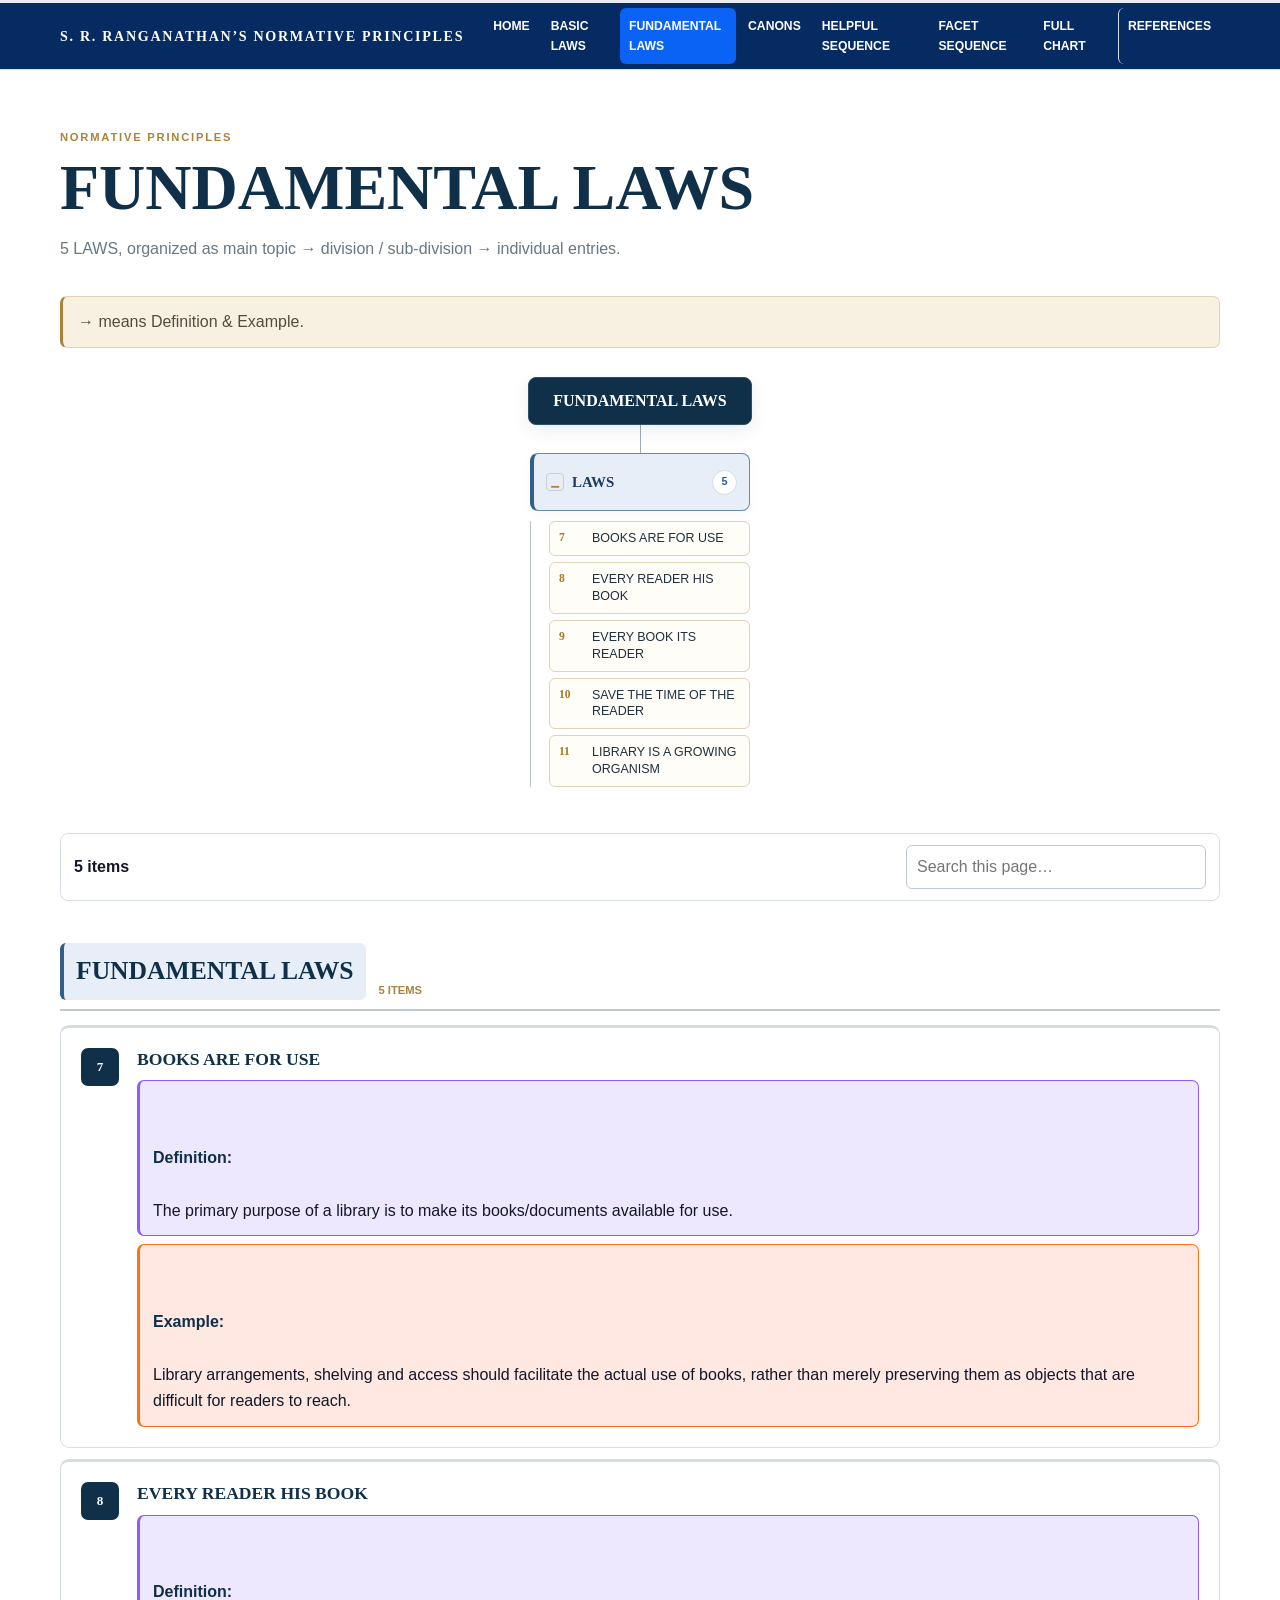
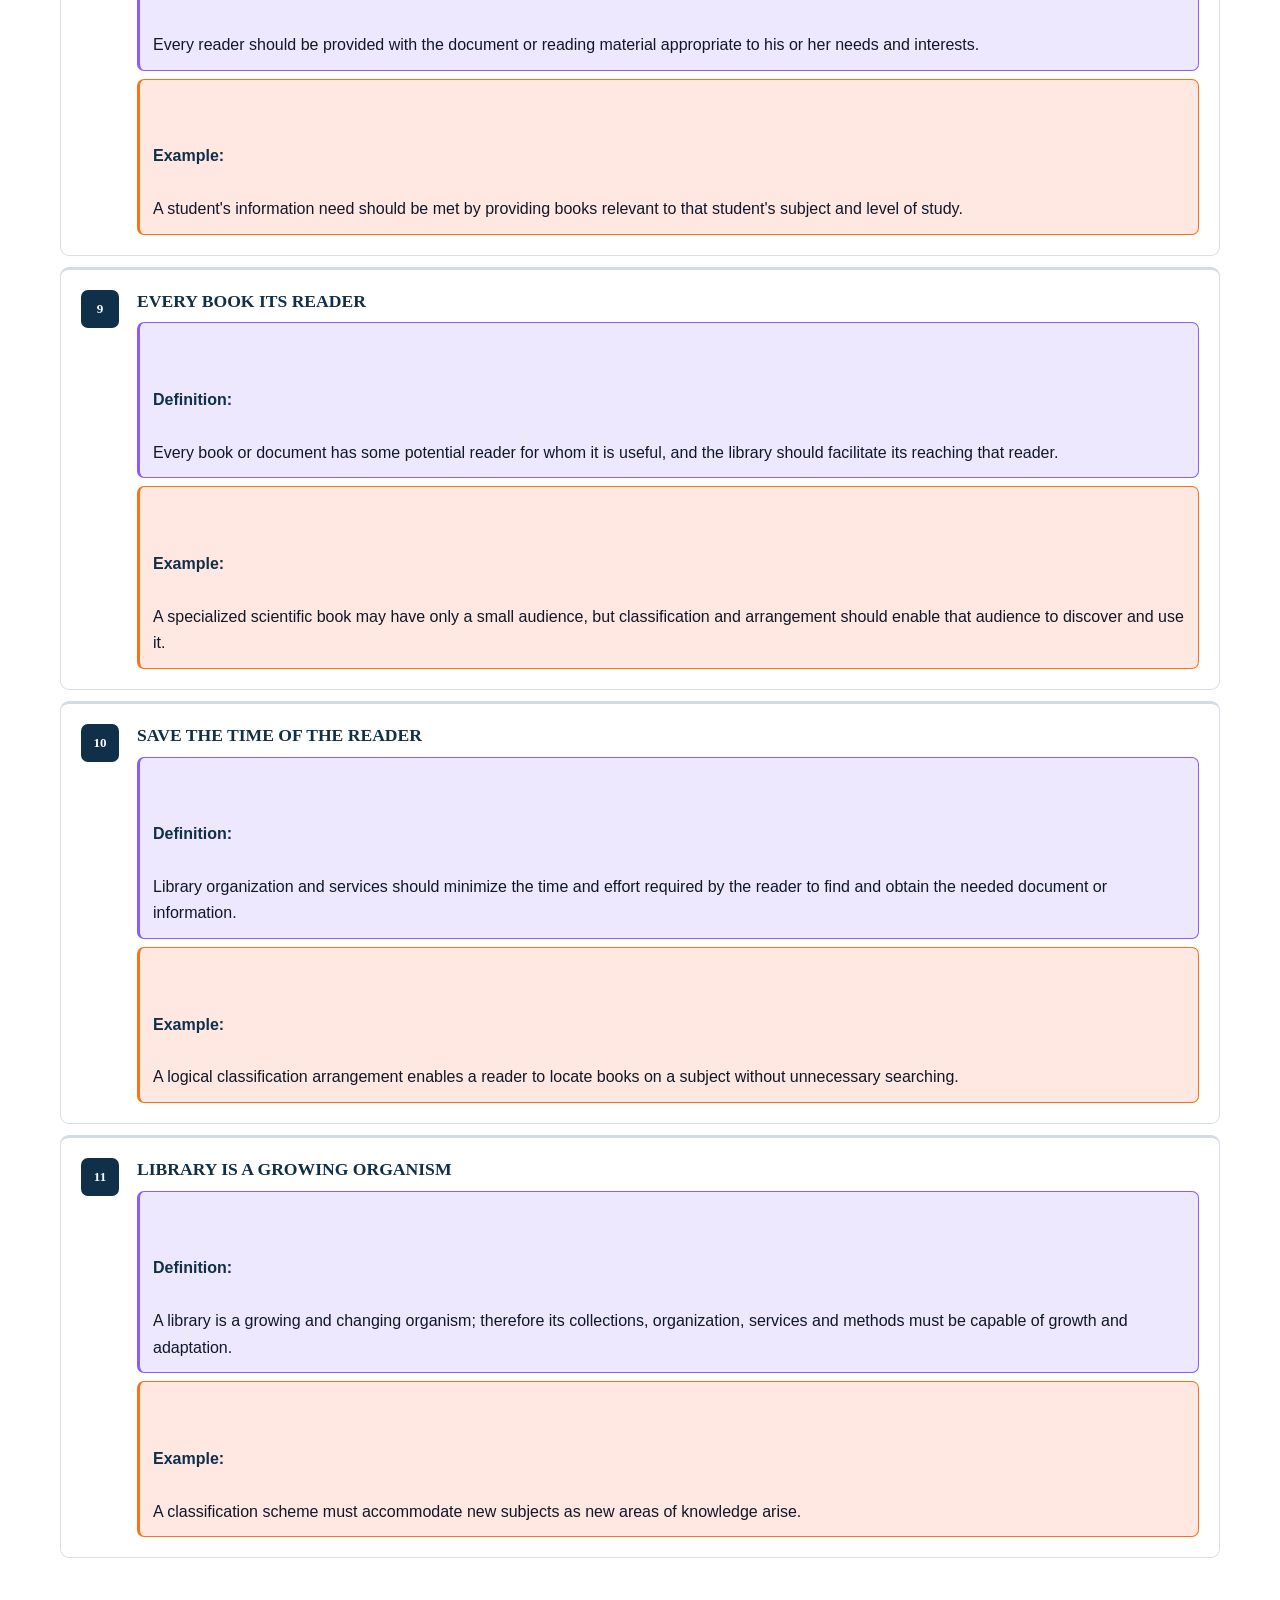
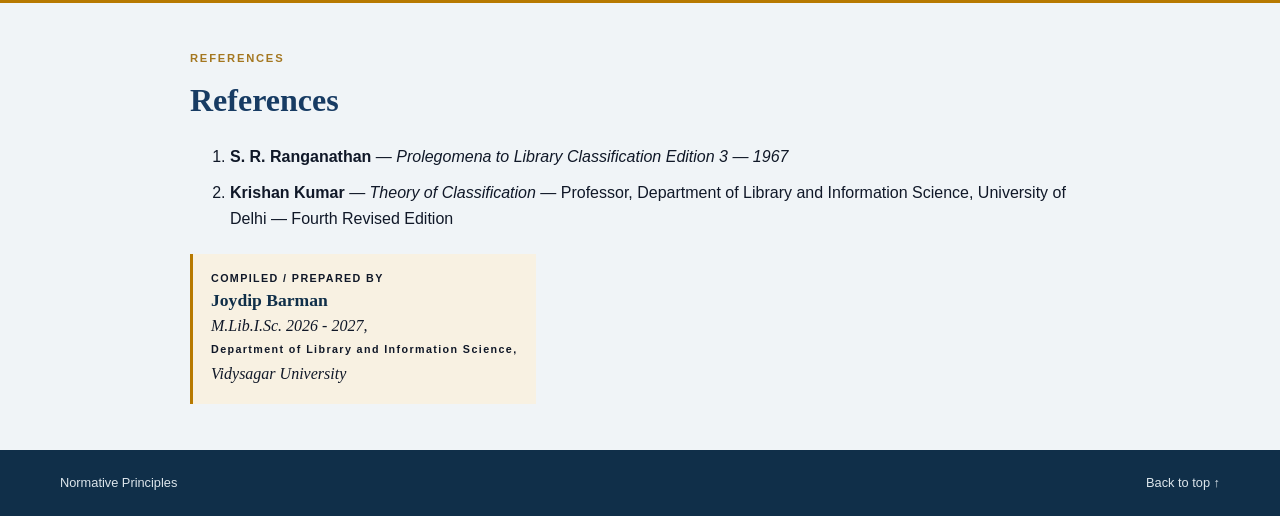
<file: fundamental-laws.html>
<!DOCTYPE html>
<html lang="en">
 <head>
  <meta charset="utf-8"/>
  <meta content="width=device-width,initial-scale=1" name="viewport"/>
  <title>
   FUNDAMENTAL LAWS &middot; Normative Principles
  </title>
  <link href="style.css" rel="stylesheet"/>
 </head>
 <body id="top">
  <header class="site-header">
   <div class="progress">
    <span>
    </span>
   </div>
   <div class="nav-wrap">
    <a class="brand" href="index.html">
     S. R. RANGANATHAN&rsquo;S NORMATIVE PRINCIPLES
    </a>
    <button aria-controls="nav" aria-expanded="false" aria-label="Open navigation" class="menu-dots" type="button">
     <i>
     </i>
     <i>
     </i>
     <i>
     </i>
    </button>
    <nav id="nav">
     <a class="" href="index.html">
      HOME
     </a>
     <a class="" href="basic-laws.html">
      BASIC LAWS
     </a>
     <a class="active" href="fundamental-laws.html">
      FUNDAMENTAL LAWS
     </a>
     <a class="" href="canons.html">
      CANONS
     </a>
     <a class="" href="helpful-sequence.html">
      HELPFUL SEQUENCE
     </a>
     <a class="" href="facet-sequence.html">
      FACET SEQUENCE
     </a>
     <a href="full-chart.html">
      FULL CHART
     </a>
     <a class="ref-link" href="#references">
      REFERENCES
     </a>
    </nav>
   </div>
  </header>
  <main class="container">
   <section class="hero">
    <div class="eyebrow">
     NORMATIVE PRINCIPLES
    </div>
    <h1>
     FUNDAMENTAL LAWS
    </h1>
    <p>
     5 LAWS, organized as main topic &rarr; division / sub-division &rarr; individual entries.
    </p>
   </section>
   <div class="page-note">
    &rarr; means Definition &amp; Example.
   </div>
   <section aria-label="FUNDAMENTAL LAWS hierarchy" class="org-chart">
    <div class="org-root">
     FUNDAMENTAL LAWS
    </div>
    <div class="org-trunk">
    </div>
    <ul class="tree-root">
     <li class="tree-group">
      <div class="tree-branch">
       <span aria-hidden="true" class="tree-toggle">
        &minus;
       </span>
       <strong>
        LAWS
       </strong>
       <span class="tree-count">
        5
       </span>
      </div>
      <ul>
       <a class="tree-leaf" href="#item-7">
        <span class="tree-num">
         7
        </span>
        BOOKS ARE FOR USE
       </a>
       <a class="tree-leaf" href="#item-8">
        <span class="tree-num">
         8
        </span>
        EVERY READER HIS BOOK
       </a>
       <a class="tree-leaf" href="#item-9">
        <span class="tree-num">
         9
        </span>
        EVERY BOOK ITS READER
       </a>
       <a class="tree-leaf" href="#item-10">
        <span class="tree-num">
         10
        </span>
        SAVE THE TIME OF THE READER
       </a>
       <a class="tree-leaf" href="#item-11">
        <span class="tree-num">
         11
        </span>
        LIBRARY IS A GROWING ORGANISM
       </a>
      </ul>
     </li>
    </ul>
   </section>
   <div class="tools">
    <strong class="count">
     5 items
    </strong>
    <input class="search" placeholder="Search this page&hellip;" type="search"/>
   </div>
   <section class="section" id="division-0">
    <div class="section-head">
     <h2>
      FUNDAMENTAL LAWS
     </h2>
     <span>
      5 ITEMS
     </span>
    </div>
    <div class="items">
     <article class="item" id="item-7">
      <div class="num">
       7
      </div>
      <div>
       <h3>
        BOOKS ARE FOR USE
       </h3>
       <div class="definition">
        <b>
         Definition:
        </b>
        The primary purpose of a library is to make its books/documents available for use.
       </div>
       <div class="example">
        <b>
         Example:
        </b>
        Library arrangements, shelving and access should facilitate the actual use of books, rather than merely preserving them as objects that are difficult for readers to reach.
       </div>
      </div>
     </article>
     <article class="item" id="item-8">
      <div class="num">
       8
      </div>
      <div>
       <h3>
        EVERY READER HIS BOOK
       </h3>
       <div class="definition">
        <b>
         Definition:
        </b>
        Every reader should be provided with the document or reading material appropriate to his or her needs and interests.
       </div>
       <div class="example">
        <b>
         Example:
        </b>
        A student's information need should be met by providing books relevant to that student's subject and level of study.
       </div>
      </div>
     </article>
     <article class="item" id="item-9">
      <div class="num">
       9
      </div>
      <div>
       <h3>
        EVERY BOOK ITS READER
       </h3>
       <div class="definition">
        <b>
         Definition:
        </b>
        Every book or document has some potential reader for whom it is useful, and the library should facilitate its reaching that reader.
       </div>
       <div class="example">
        <b>
         Example:
        </b>
        A specialized scientific book may have only a small audience, but classification and arrangement should enable that audience to discover and use it.
       </div>
      </div>
     </article>
     <article class="item" id="item-10">
      <div class="num">
       10
      </div>
      <div>
       <h3>
        SAVE THE TIME OF THE READER
       </h3>
       <div class="definition">
        <b>
         Definition:
        </b>
        Library organization and services should minimize the time and effort required by the reader to find and obtain the needed document or information.
       </div>
       <div class="example">
        <b>
         Example:
        </b>
        A logical classification arrangement enables a reader to locate books on a subject without unnecessary searching.
       </div>
      </div>
     </article>
     <article class="item" id="item-11">
      <div class="num">
       11
      </div>
      <div>
       <h3>
        LIBRARY IS A GROWING ORGANISM
       </h3>
       <div class="definition">
        <b>
         Definition:
        </b>
        A library is a growing and changing organism; therefore its collections, organization, services and methods must be capable of growth and adaptation.
       </div>
       <div class="example">
        <b>
         Example:
        </b>
        A classification scheme must accommodate new subjects as new areas of knowledge arise.
       </div>
      </div>
     </article>
    </div>
   </section>
  </main>
  <section class="references" id="references">
   <div class="container narrow">
    <div class="label">
     REFERENCES
    </div>
    <h2>
     References
    </h2>
    <ol>
     <li>
      <strong>
       S. R. Ranganathan
      </strong>
      &mdash;
      <em>
       Prolegomena to Library Classification Edition 3 &mdash; 1967
      </em>
     </li>
     <li>
      <strong>
       Krishan Kumar
      </strong>
      &mdash;
      <em>
       Theory of Classification
      </em>
      &mdash; Professor, Department of Library and Information Science, University of Delhi &mdash; Fourth Revised Edition
     </li>
    </ol>
    <div class="credit">
     <span>
      COMPILED / PREPARED BY
     </span>
     <strong>
      Joydip Barman
     </strong>
     <em>
      M.Lib.I.Sc. 2026 - 2027,
     </em>
     <span>
      Department of Library and Information Science,
     </span>
     <em>
      Vidysagar University
     </em>
    </div>
   </div>
  </section>
  <footer>
   <div class="container footer-in">
    <span>
     Normative Principles
    </span>
    <a href="#top">
     Back to top &uarr;
    </a>
   </div>
  </footer>
  <script src="site.js">
  </script>
 </body>
</html>
</file>
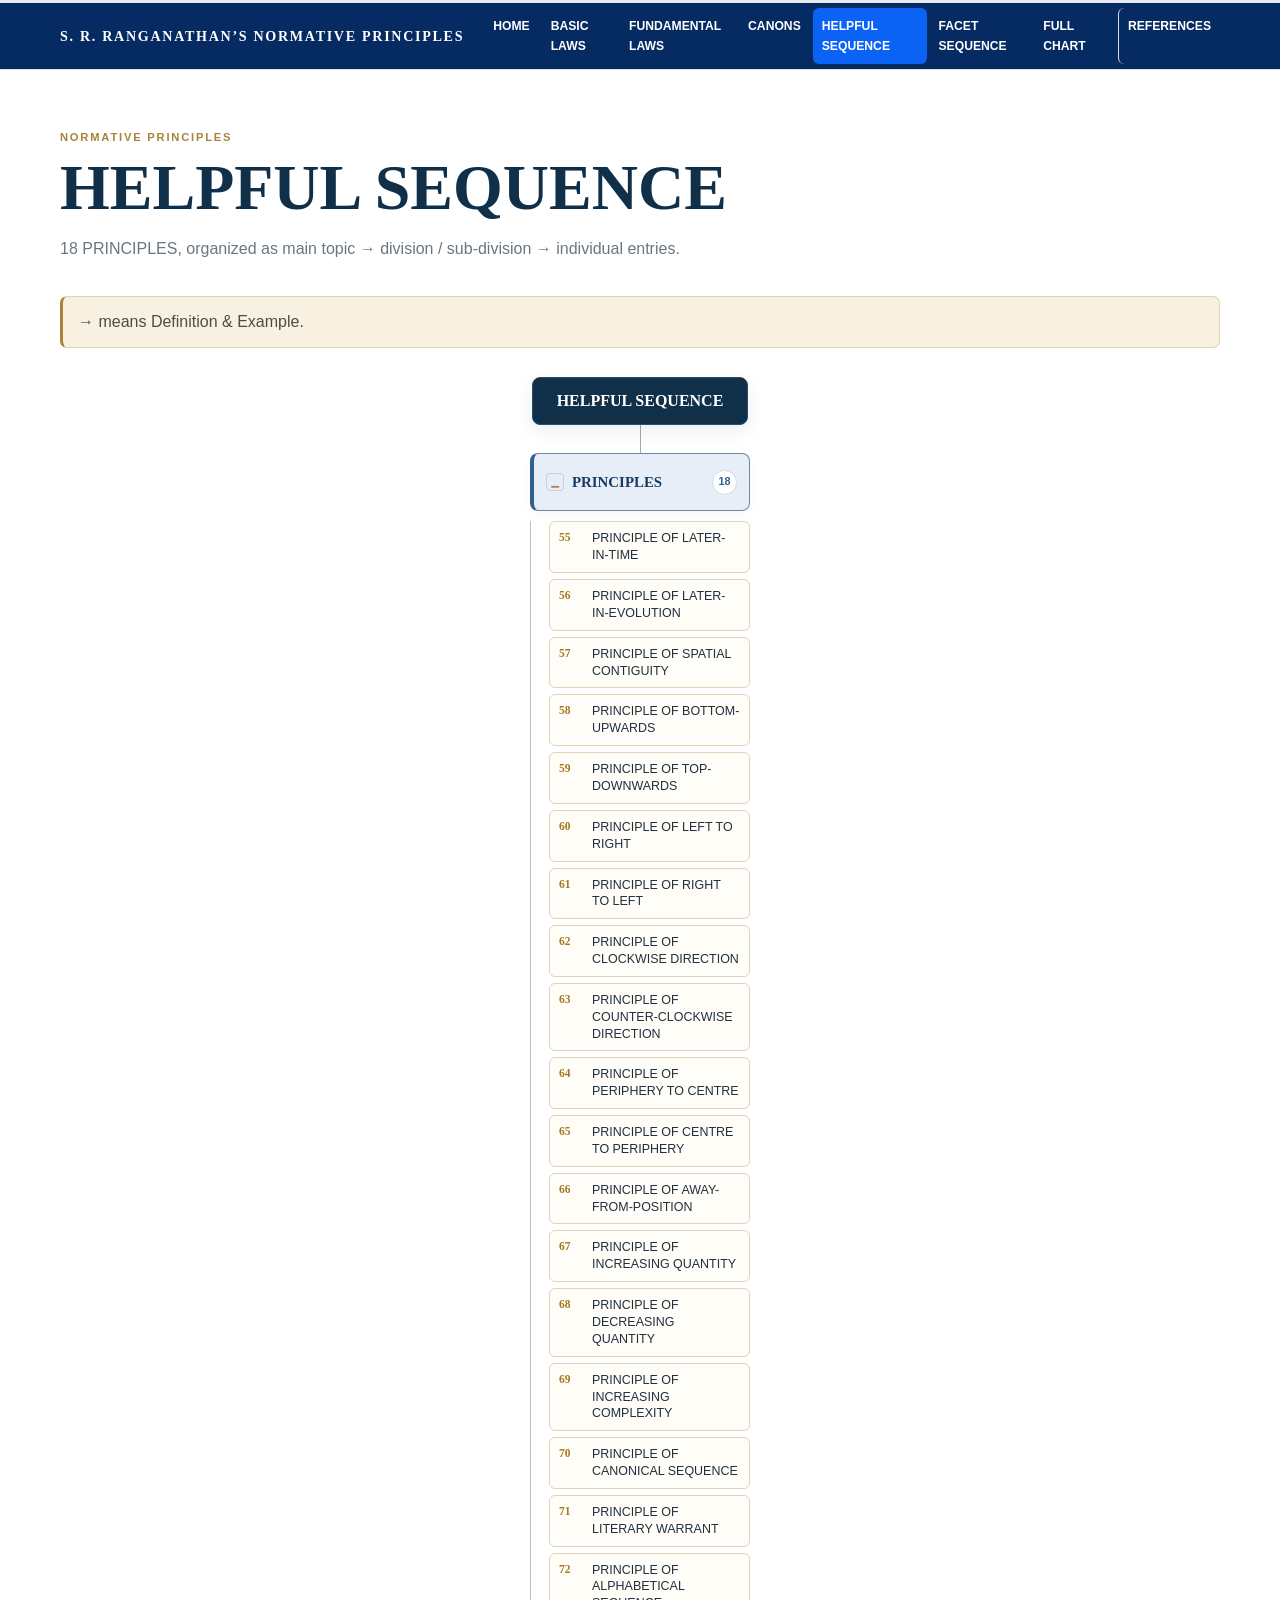
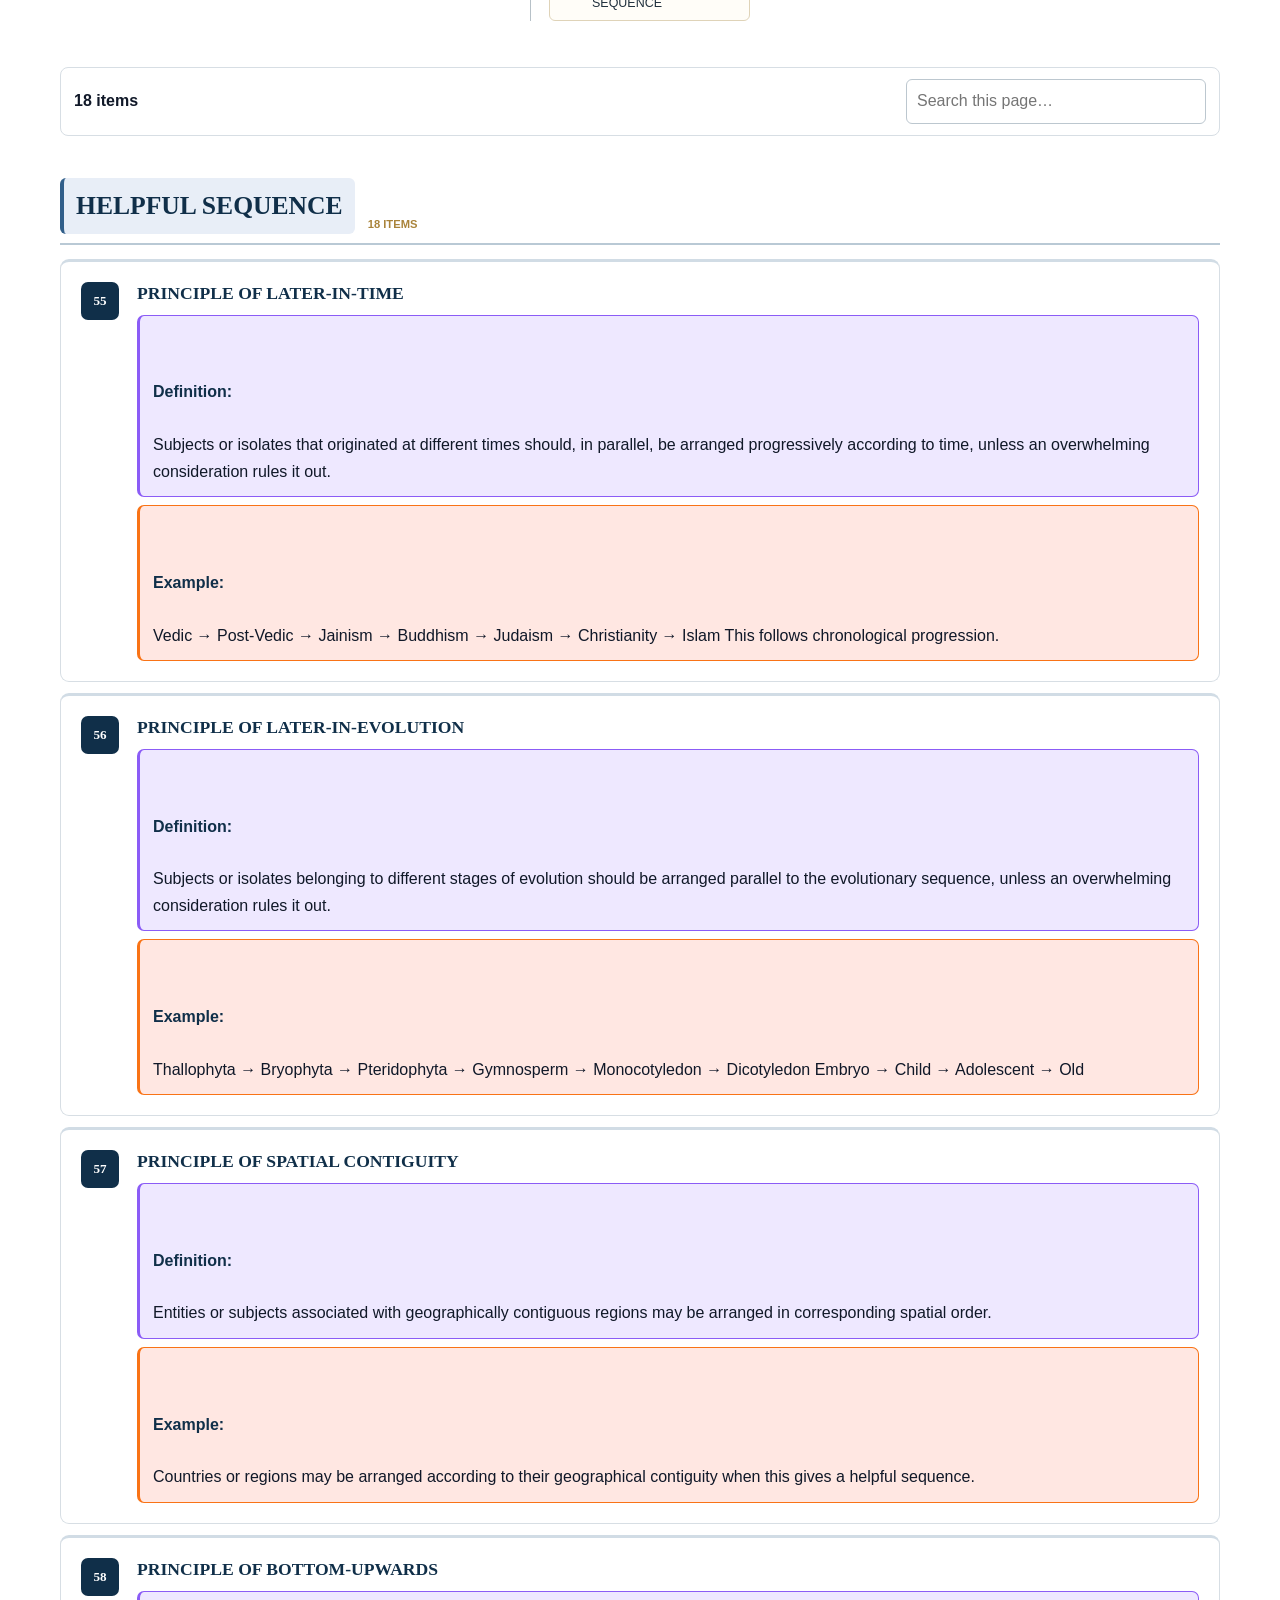
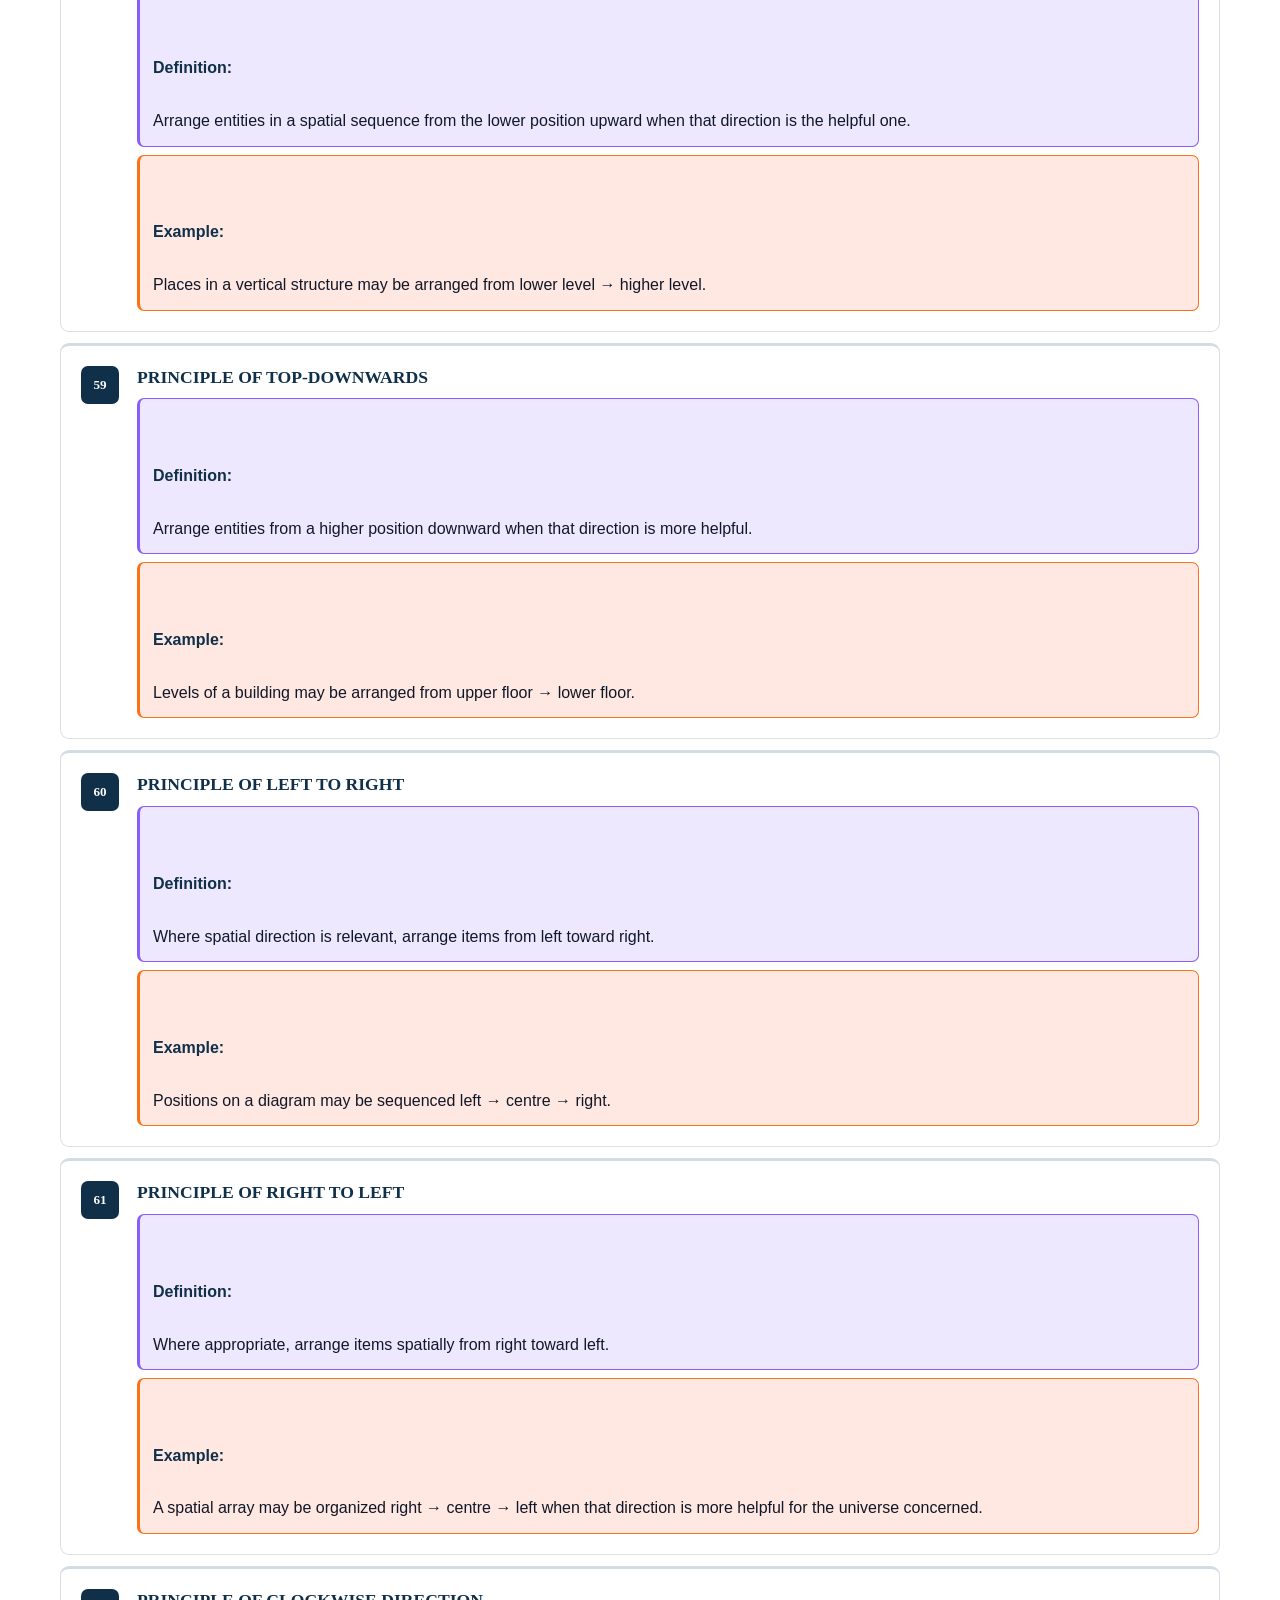
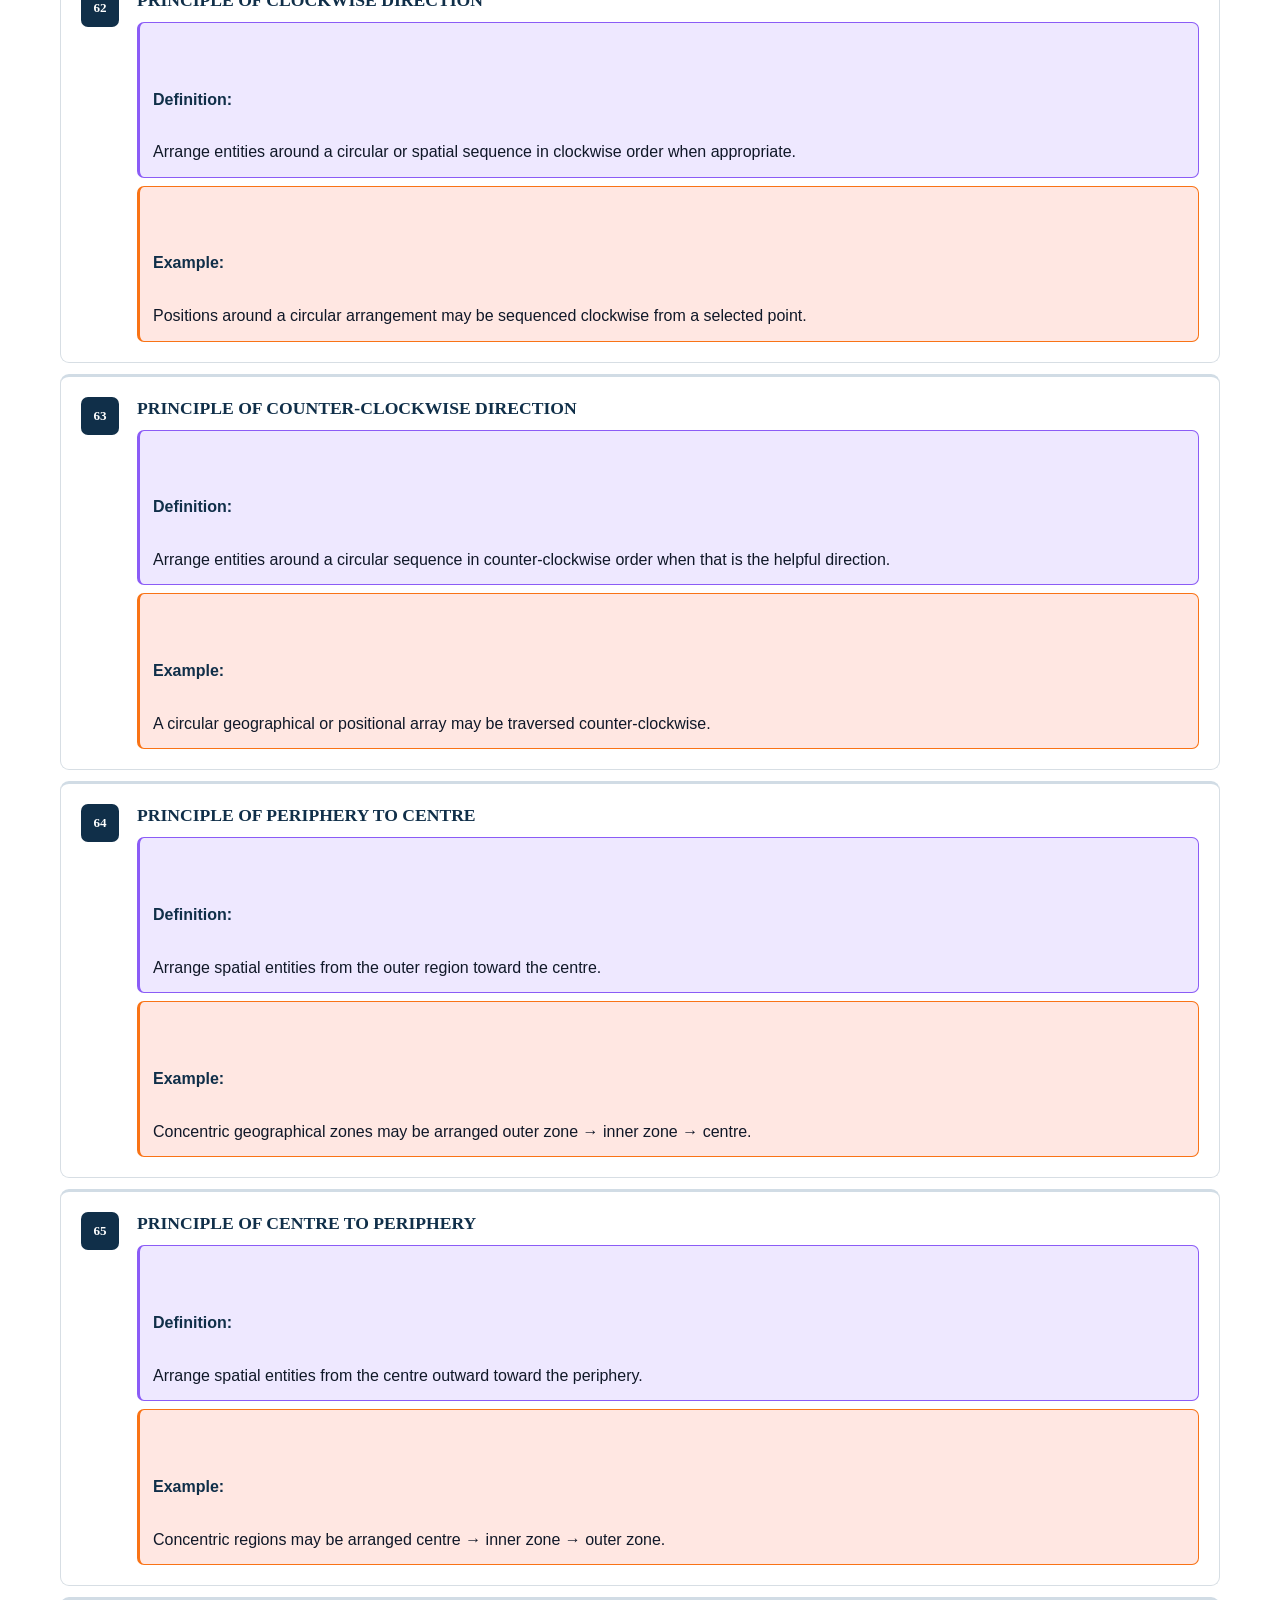
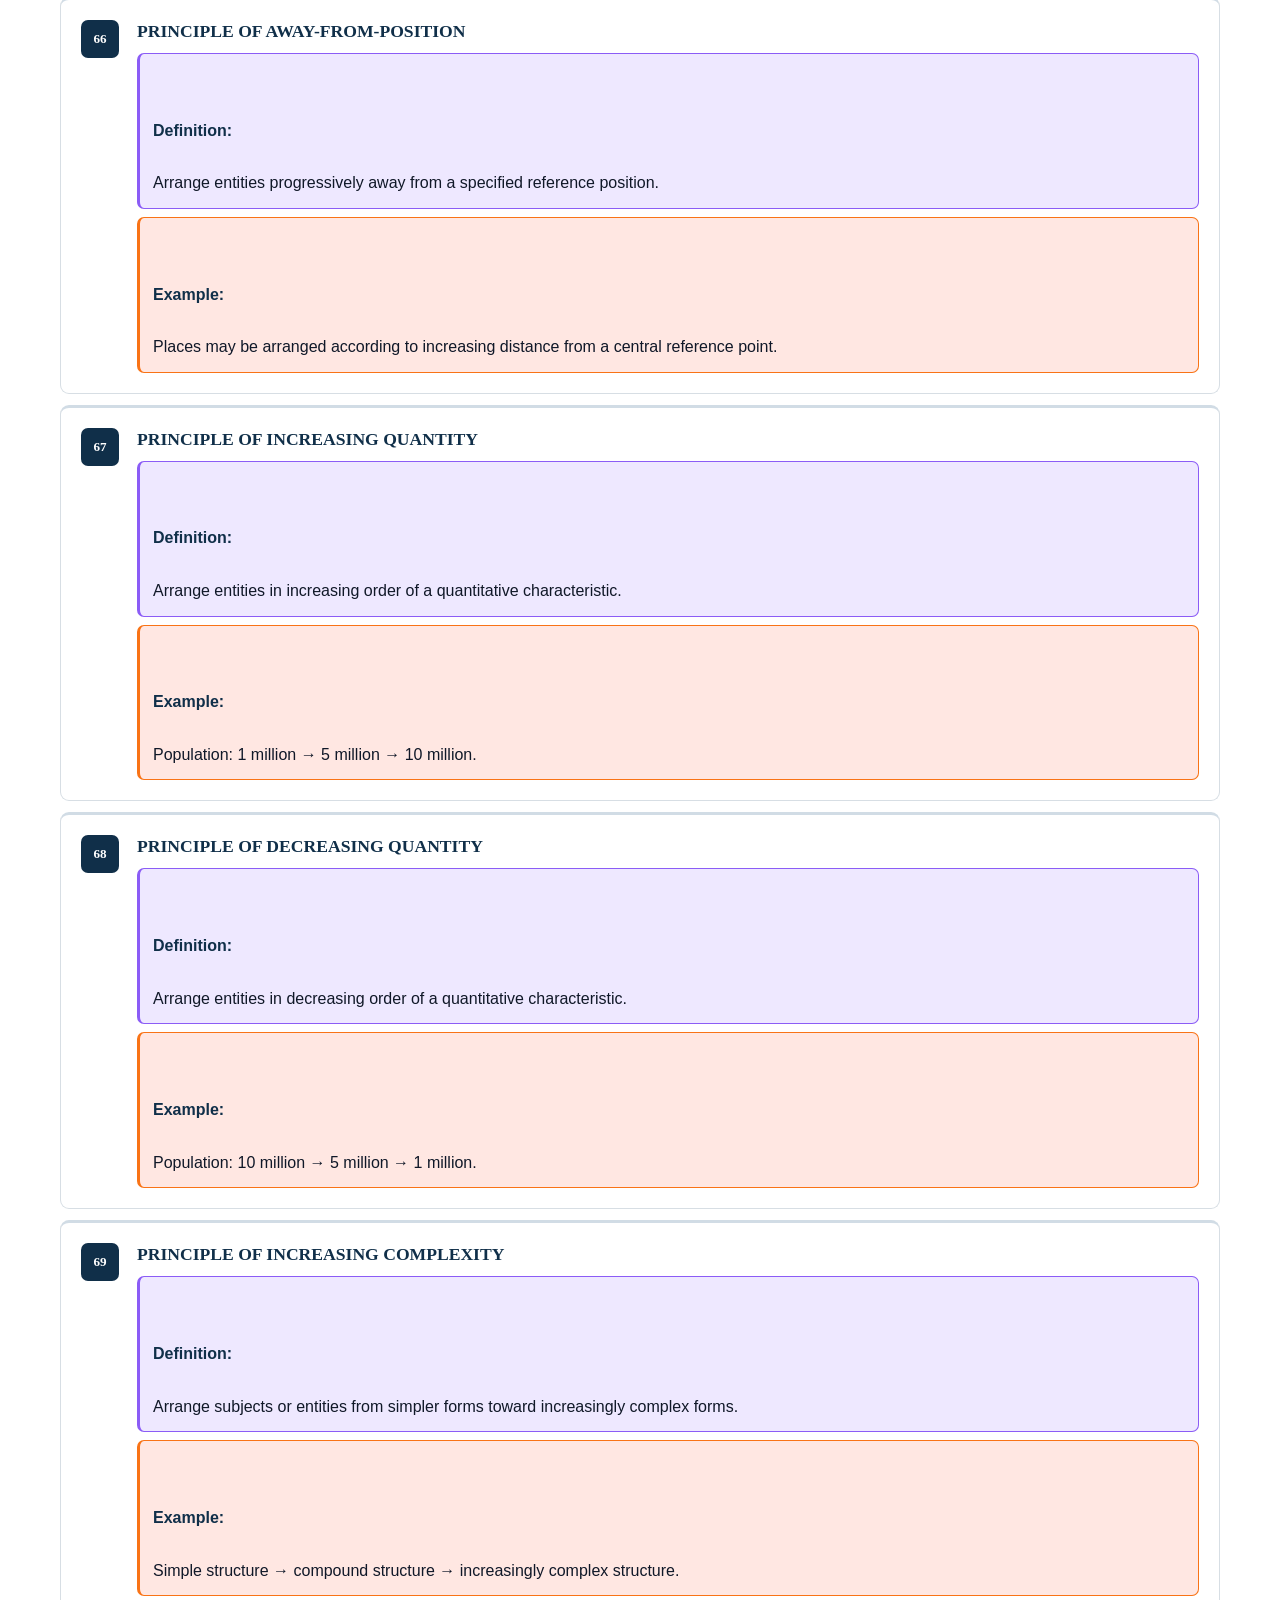
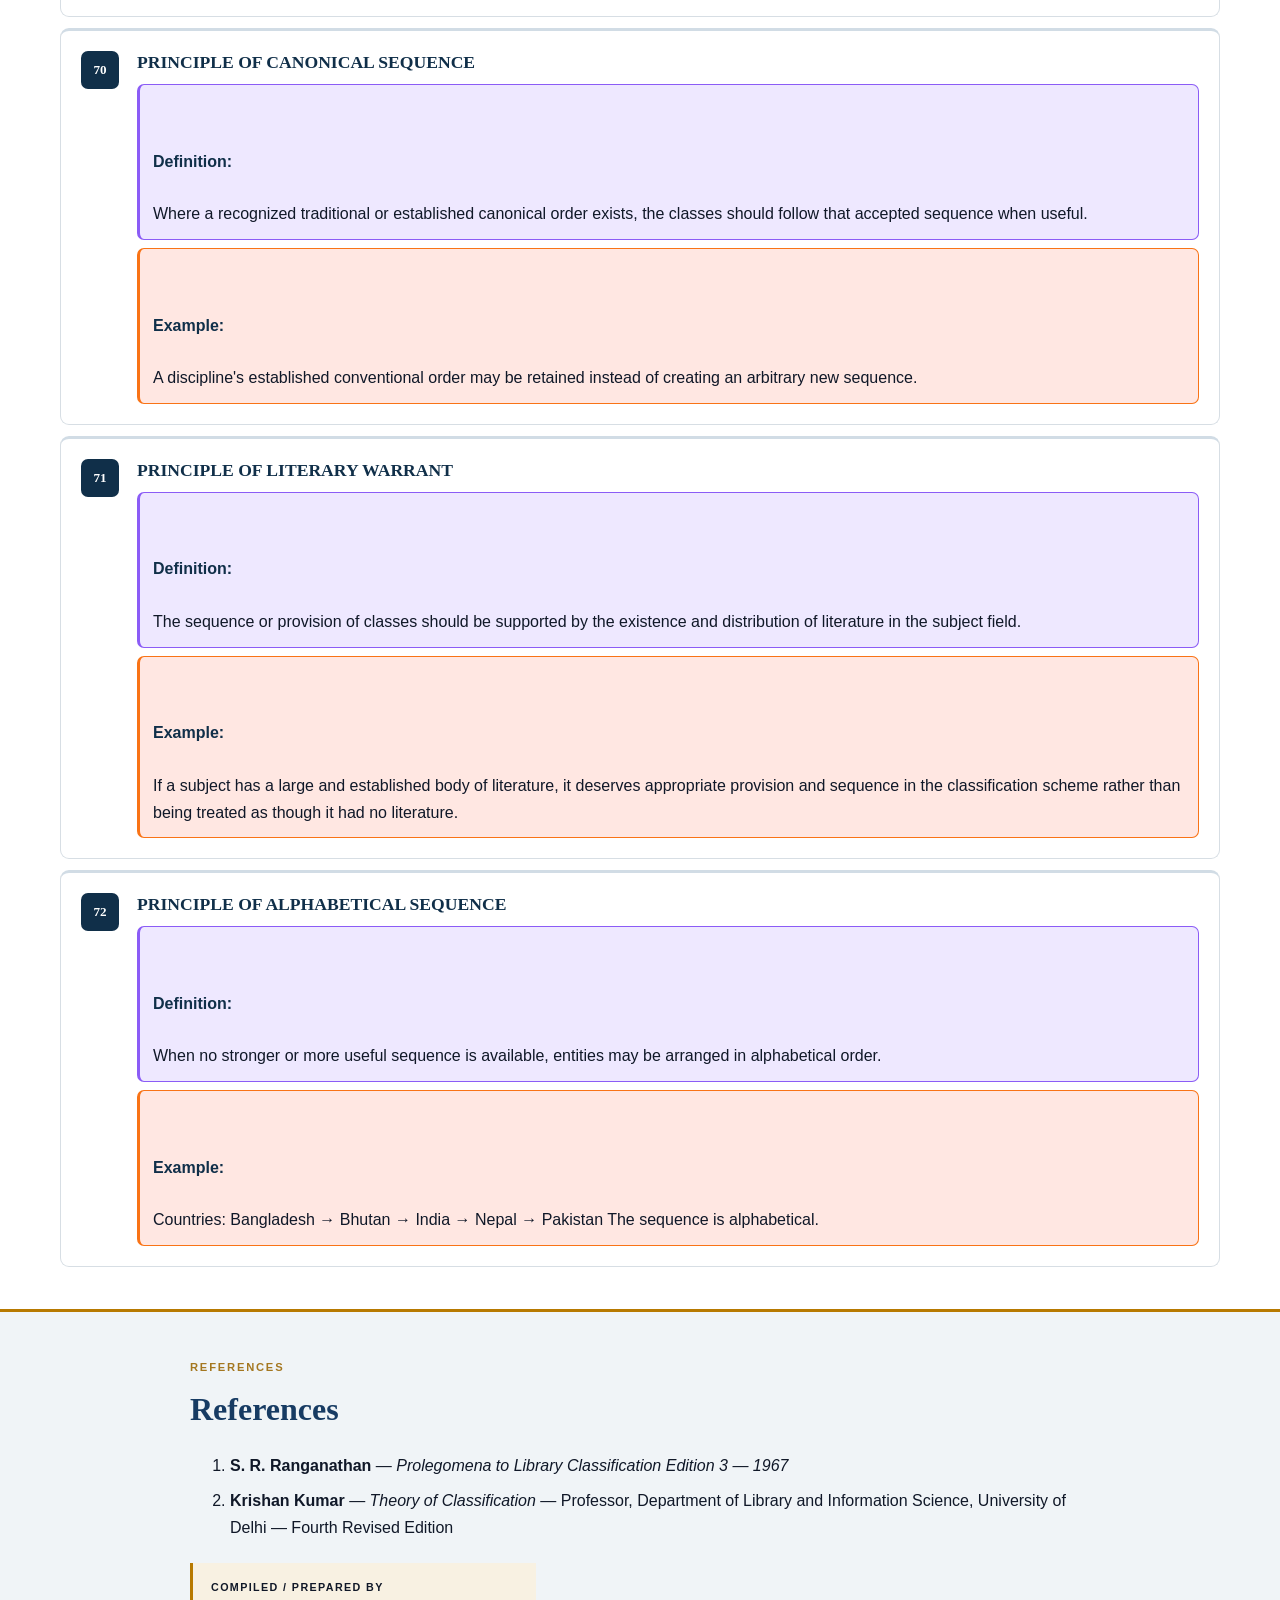
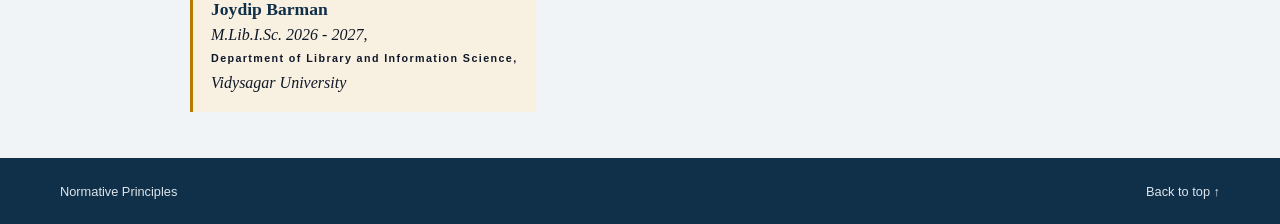
<file: helpful-sequence.html>
<!DOCTYPE html>
<html lang="en">
 <head>
  <meta charset="utf-8"/>
  <meta content="width=device-width,initial-scale=1" name="viewport"/>
  <title>
   HELPFUL SEQUENCE &middot; Normative Principles
  </title>
  <link href="style.css" rel="stylesheet"/>
 </head>
 <body id="top">
  <header class="site-header">
   <div class="progress">
    <span>
    </span>
   </div>
   <div class="nav-wrap">
    <a class="brand" href="index.html">
     S. R. RANGANATHAN&rsquo;S NORMATIVE PRINCIPLES
    </a>
    <button aria-controls="nav" aria-expanded="false" aria-label="Open navigation" class="menu-dots" type="button">
     <i>
     </i>
     <i>
     </i>
     <i>
     </i>
    </button>
    <nav id="nav">
     <a class="" href="index.html">
      HOME
     </a>
     <a class="" href="basic-laws.html">
      BASIC LAWS
     </a>
     <a class="" href="fundamental-laws.html">
      FUNDAMENTAL LAWS
     </a>
     <a class="" href="canons.html">
      CANONS
     </a>
     <a class="active" href="helpful-sequence.html">
      HELPFUL SEQUENCE
     </a>
     <a class="" href="facet-sequence.html">
      FACET SEQUENCE
     </a>
     <a href="full-chart.html">
      FULL CHART
     </a>
     <a class="ref-link" href="#references">
      REFERENCES
     </a>
    </nav>
   </div>
  </header>
  <main class="container">
   <section class="hero">
    <div class="eyebrow">
     NORMATIVE PRINCIPLES
    </div>
    <h1>
     HELPFUL SEQUENCE
    </h1>
    <p>
     18 PRINCIPLES, organized as main topic &rarr; division / sub-division &rarr; individual entries.
    </p>
   </section>
   <div class="page-note">
    &rarr; means Definition &amp; Example.
   </div>
   <section aria-label="HELPFUL SEQUENCE hierarchy" class="org-chart">
    <div class="org-root">
     HELPFUL SEQUENCE
    </div>
    <div class="org-trunk">
    </div>
    <ul class="tree-root">
     <li class="tree-group">
      <div class="tree-branch">
       <span aria-hidden="true" class="tree-toggle">
        &minus;
       </span>
       <strong>
        PRINCIPLES
       </strong>
       <span class="tree-count">
        18
       </span>
      </div>
      <ul>
       <a class="tree-leaf" href="#item-55">
        <span class="tree-num">
         55
        </span>
        PRINCIPLE OF LATER-IN-TIME
       </a>
       <a class="tree-leaf" href="#item-56">
        <span class="tree-num">
         56
        </span>
        PRINCIPLE OF LATER-IN-EVOLUTION
       </a>
       <a class="tree-leaf" href="#item-57">
        <span class="tree-num">
         57
        </span>
        PRINCIPLE OF SPATIAL CONTIGUITY
       </a>
       <a class="tree-leaf" href="#item-58">
        <span class="tree-num">
         58
        </span>
        PRINCIPLE OF BOTTOM-UPWARDS
       </a>
       <a class="tree-leaf" href="#item-59">
        <span class="tree-num">
         59
        </span>
        PRINCIPLE OF TOP-DOWNWARDS
       </a>
       <a class="tree-leaf" href="#item-60">
        <span class="tree-num">
         60
        </span>
        PRINCIPLE OF LEFT TO RIGHT
       </a>
       <a class="tree-leaf" href="#item-61">
        <span class="tree-num">
         61
        </span>
        PRINCIPLE OF RIGHT TO LEFT
       </a>
       <a class="tree-leaf" href="#item-62">
        <span class="tree-num">
         62
        </span>
        PRINCIPLE OF CLOCKWISE DIRECTION
       </a>
       <a class="tree-leaf" href="#item-63">
        <span class="tree-num">
         63
        </span>
        PRINCIPLE OF COUNTER-CLOCKWISE DIRECTION
       </a>
       <a class="tree-leaf" href="#item-64">
        <span class="tree-num">
         64
        </span>
        PRINCIPLE OF PERIPHERY TO CENTRE
       </a>
       <a class="tree-leaf" href="#item-65">
        <span class="tree-num">
         65
        </span>
        PRINCIPLE OF CENTRE TO PERIPHERY
       </a>
       <a class="tree-leaf" href="#item-66">
        <span class="tree-num">
         66
        </span>
        PRINCIPLE OF AWAY-FROM-POSITION
       </a>
       <a class="tree-leaf" href="#item-67">
        <span class="tree-num">
         67
        </span>
        PRINCIPLE OF INCREASING QUANTITY
       </a>
       <a class="tree-leaf" href="#item-68">
        <span class="tree-num">
         68
        </span>
        PRINCIPLE OF DECREASING QUANTITY
       </a>
       <a class="tree-leaf" href="#item-69">
        <span class="tree-num">
         69
        </span>
        PRINCIPLE OF INCREASING COMPLEXITY
       </a>
       <a class="tree-leaf" href="#item-70">
        <span class="tree-num">
         70
        </span>
        PRINCIPLE OF CANONICAL SEQUENCE
       </a>
       <a class="tree-leaf" href="#item-71">
        <span class="tree-num">
         71
        </span>
        PRINCIPLE OF LITERARY WARRANT
       </a>
       <a class="tree-leaf" href="#item-72">
        <span class="tree-num">
         72
        </span>
        PRINCIPLE OF ALPHABETICAL SEQUENCE
       </a>
      </ul>
     </li>
    </ul>
   </section>
   <div class="tools">
    <strong class="count">
     18 items
    </strong>
    <input class="search" placeholder="Search this page&hellip;" type="search"/>
   </div>
   <section class="section" id="division-0">
    <div class="section-head">
     <h2>
      HELPFUL SEQUENCE
     </h2>
     <span>
      18 ITEMS
     </span>
    </div>
    <div class="items">
     <article class="item" id="item-55">
      <div class="num">
       55
      </div>
      <div>
       <h3>
        PRINCIPLE OF LATER-IN-TIME
       </h3>
       <div class="definition">
        <b>
         Definition:
        </b>
        Subjects or isolates that originated at different times should, in parallel, be arranged progressively according to time, unless an overwhelming consideration rules it out.
       </div>
       <div class="example">
        <b>
         Example:
        </b>
        Vedic &rarr; Post-Vedic &rarr; Jainism &rarr; Buddhism &rarr; Judaism &rarr; Christianity &rarr; Islam This follows chronological progression.
       </div>
      </div>
     </article>
     <article class="item" id="item-56">
      <div class="num">
       56
      </div>
      <div>
       <h3>
        PRINCIPLE OF LATER-IN-EVOLUTION
       </h3>
       <div class="definition">
        <b>
         Definition:
        </b>
        Subjects or isolates belonging to different stages of evolution should be arranged parallel to the evolutionary sequence, unless an overwhelming consideration rules it out.
       </div>
       <div class="example">
        <b>
         Example:
        </b>
        Thallophyta &rarr; Bryophyta &rarr; Pteridophyta &rarr; Gymnosperm &rarr; Monocotyledon &rarr; Dicotyledon Embryo &rarr; Child &rarr; Adolescent &rarr; Old
       </div>
      </div>
     </article>
     <article class="item" id="item-57">
      <div class="num">
       57
      </div>
      <div>
       <h3>
        PRINCIPLE OF SPATIAL CONTIGUITY
       </h3>
       <div class="definition">
        <b>
         Definition:
        </b>
        Entities or subjects associated with geographically contiguous regions may be arranged in corresponding spatial order.
       </div>
       <div class="example">
        <b>
         Example:
        </b>
        Countries or regions may be arranged according to their geographical contiguity when this gives a helpful sequence.
       </div>
      </div>
     </article>
     <article class="item" id="item-58">
      <div class="num">
       58
      </div>
      <div>
       <h3>
        PRINCIPLE OF BOTTOM-UPWARDS
       </h3>
       <div class="definition">
        <b>
         Definition:
        </b>
        Arrange entities in a spatial sequence from the lower position upward when that direction is the helpful one.
       </div>
       <div class="example">
        <b>
         Example:
        </b>
        Places in a vertical structure may be arranged from lower level &rarr; higher level.
       </div>
      </div>
     </article>
     <article class="item" id="item-59">
      <div class="num">
       59
      </div>
      <div>
       <h3>
        PRINCIPLE OF TOP-DOWNWARDS
       </h3>
       <div class="definition">
        <b>
         Definition:
        </b>
        Arrange entities from a higher position downward when that direction is more helpful.
       </div>
       <div class="example">
        <b>
         Example:
        </b>
        Levels of a building may be arranged from upper floor &rarr; lower floor.
       </div>
      </div>
     </article>
     <article class="item" id="item-60">
      <div class="num">
       60
      </div>
      <div>
       <h3>
        PRINCIPLE OF LEFT TO RIGHT
       </h3>
       <div class="definition">
        <b>
         Definition:
        </b>
        Where spatial direction is relevant, arrange items from left toward right.
       </div>
       <div class="example">
        <b>
         Example:
        </b>
        Positions on a diagram may be sequenced left &rarr; centre &rarr; right.
       </div>
      </div>
     </article>
     <article class="item" id="item-61">
      <div class="num">
       61
      </div>
      <div>
       <h3>
        PRINCIPLE OF RIGHT TO LEFT
       </h3>
       <div class="definition">
        <b>
         Definition:
        </b>
        Where appropriate, arrange items spatially from right toward left.
       </div>
       <div class="example">
        <b>
         Example:
        </b>
        A spatial array may be organized right &rarr; centre &rarr; left when that direction is more helpful for the universe concerned.
       </div>
      </div>
     </article>
     <article class="item" id="item-62">
      <div class="num">
       62
      </div>
      <div>
       <h3>
        PRINCIPLE OF CLOCKWISE DIRECTION
       </h3>
       <div class="definition">
        <b>
         Definition:
        </b>
        Arrange entities around a circular or spatial sequence in clockwise order when appropriate.
       </div>
       <div class="example">
        <b>
         Example:
        </b>
        Positions around a circular arrangement may be sequenced clockwise from a selected point.
       </div>
      </div>
     </article>
     <article class="item" id="item-63">
      <div class="num">
       63
      </div>
      <div>
       <h3>
        PRINCIPLE OF COUNTER-CLOCKWISE DIRECTION
       </h3>
       <div class="definition">
        <b>
         Definition:
        </b>
        Arrange entities around a circular sequence in counter-clockwise order when that is the helpful direction.
       </div>
       <div class="example">
        <b>
         Example:
        </b>
        A circular geographical or positional array may be traversed counter-clockwise.
       </div>
      </div>
     </article>
     <article class="item" id="item-64">
      <div class="num">
       64
      </div>
      <div>
       <h3>
        PRINCIPLE OF PERIPHERY TO CENTRE
       </h3>
       <div class="definition">
        <b>
         Definition:
        </b>
        Arrange spatial entities from the outer region toward the centre.
       </div>
       <div class="example">
        <b>
         Example:
        </b>
        Concentric geographical zones may be arranged outer zone &rarr; inner zone &rarr; centre.
       </div>
      </div>
     </article>
     <article class="item" id="item-65">
      <div class="num">
       65
      </div>
      <div>
       <h3>
        PRINCIPLE OF CENTRE TO PERIPHERY
       </h3>
       <div class="definition">
        <b>
         Definition:
        </b>
        Arrange spatial entities from the centre outward toward the periphery.
       </div>
       <div class="example">
        <b>
         Example:
        </b>
        Concentric regions may be arranged centre &rarr; inner zone &rarr; outer zone.
       </div>
      </div>
     </article>
     <article class="item" id="item-66">
      <div class="num">
       66
      </div>
      <div>
       <h3>
        PRINCIPLE OF AWAY-FROM-POSITION
       </h3>
       <div class="definition">
        <b>
         Definition:
        </b>
        Arrange entities progressively away from a specified reference position.
       </div>
       <div class="example">
        <b>
         Example:
        </b>
        Places may be arranged according to increasing distance from a central reference point.
       </div>
      </div>
     </article>
     <article class="item" id="item-67">
      <div class="num">
       67
      </div>
      <div>
       <h3>
        PRINCIPLE OF INCREASING QUANTITY
       </h3>
       <div class="definition">
        <b>
         Definition:
        </b>
        Arrange entities in increasing order of a quantitative characteristic.
       </div>
       <div class="example">
        <b>
         Example:
        </b>
        Population: 1 million &rarr; 5 million &rarr; 10 million.
       </div>
      </div>
     </article>
     <article class="item" id="item-68">
      <div class="num">
       68
      </div>
      <div>
       <h3>
        PRINCIPLE OF DECREASING QUANTITY
       </h3>
       <div class="definition">
        <b>
         Definition:
        </b>
        Arrange entities in decreasing order of a quantitative characteristic.
       </div>
       <div class="example">
        <b>
         Example:
        </b>
        Population: 10 million &rarr; 5 million &rarr; 1 million.
       </div>
      </div>
     </article>
     <article class="item" id="item-69">
      <div class="num">
       69
      </div>
      <div>
       <h3>
        PRINCIPLE OF INCREASING COMPLEXITY
       </h3>
       <div class="definition">
        <b>
         Definition:
        </b>
        Arrange subjects or entities from simpler forms toward increasingly complex forms.
       </div>
       <div class="example">
        <b>
         Example:
        </b>
        Simple structure &rarr; compound structure &rarr; increasingly complex structure.
       </div>
      </div>
     </article>
     <article class="item" id="item-70">
      <div class="num">
       70
      </div>
      <div>
       <h3>
        PRINCIPLE OF CANONICAL SEQUENCE
       </h3>
       <div class="definition">
        <b>
         Definition:
        </b>
        Where a recognized traditional or established canonical order exists, the classes should follow that accepted sequence when useful.
       </div>
       <div class="example">
        <b>
         Example:
        </b>
        A discipline's established conventional order may be retained instead of creating an arbitrary new sequence.
       </div>
      </div>
     </article>
     <article class="item" id="item-71">
      <div class="num">
       71
      </div>
      <div>
       <h3>
        PRINCIPLE OF LITERARY WARRANT
       </h3>
       <div class="definition">
        <b>
         Definition:
        </b>
        The sequence or provision of classes should be supported by the existence and distribution of literature in the subject field.
       </div>
       <div class="example">
        <b>
         Example:
        </b>
        If a subject has a large and established body of literature, it deserves appropriate provision and sequence in the classification scheme rather than being treated as though it had no literature.
       </div>
      </div>
     </article>
     <article class="item" id="item-72">
      <div class="num">
       72
      </div>
      <div>
       <h3>
        PRINCIPLE OF ALPHABETICAL SEQUENCE
       </h3>
       <div class="definition">
        <b>
         Definition:
        </b>
        When no stronger or more useful sequence is available, entities may be arranged in alphabetical order.
       </div>
       <div class="example">
        <b>
         Example:
        </b>
        Countries: Bangladesh &rarr; Bhutan &rarr; India &rarr; Nepal &rarr; Pakistan The sequence is alphabetical.
       </div>
      </div>
     </article>
    </div>
   </section>
  </main>
  <section class="references" id="references">
   <div class="container narrow">
    <div class="label">
     REFERENCES
    </div>
    <h2>
     References
    </h2>
    <ol>
     <li>
      <strong>
       S. R. Ranganathan
      </strong>
      &mdash;
      <em>
       Prolegomena to Library Classification Edition 3 &mdash; 1967
      </em>
     </li>
     <li>
      <strong>
       Krishan Kumar
      </strong>
      &mdash;
      <em>
       Theory of Classification
      </em>
      &mdash; Professor, Department of Library and Information Science, University of Delhi &mdash; Fourth Revised Edition
     </li>
    </ol>
    <div class="credit">
     <span>
      COMPILED / PREPARED BY
     </span>
     <strong>
      Joydip Barman
     </strong>
     <em>
      M.Lib.I.Sc. 2026 - 2027,
     </em>
     <span>
      Department of Library and Information Science,
     </span>
     <em>
      Vidysagar University
     </em>
    </div>
   </div>
  </section>
  <footer>
   <div class="container footer-in">
    <span>
     Normative Principles
    </span>
    <a href="#top">
     Back to top &uarr;
    </a>
   </div>
  </footer>
  <script src="site.js">
  </script>
 </body>
</html>
</file>
<file: style.css>
*{box-sizing:border-box}html{scroll-behavior:smooth}:root{--navy:#102f49;--ink:#20303d;--gold:#a9833a;--paper:#f4f6f5;--line:#d7dee4;--muted:#687783;--soft:#edf3f6;--cream:#f8f1e2;--max:1160px}body{margin:0;background:var(--paper);color:var(--ink);font:16px/1.65 Inter,Segoe UI,Arial,sans-serif}.container{width:min(var(--max),calc(100% - 40px));margin:auto}.narrow{max-width:900px}.site-header{position:sticky;top:0;z-index:50;background:#fffffff5;border-bottom:1px solid var(--line);backdrop-filter:blur(10px)}.progress{height:3px;background:#e8ecef}.progress span{display:block;width:0;height:100%;background:var(--gold)}.nav-wrap{min-height:66px;width:min(var(--max),calc(100% - 40px));margin:auto;display:flex;align-items:center;gap:20px}.brand{font:700 .88rem Georgia,serif;letter-spacing:.12em;color:var(--navy);text-decoration:none;white-space:nowrap}nav{margin-left:auto;display:flex;gap:3px}nav a{font-size:.76rem;font-weight:800;color:var(--muted);text-decoration:none;padding:8px 9px;border-radius:6px}nav a:hover,nav a.active{background:var(--soft);color:var(--navy)}.menu-btn{display:none;margin-left:auto;background:#fff;border:1px solid var(--line);border-radius:7px;padding:8px 11px;color:var(--navy);font-weight:800}.hero{padding:58px 0 34px}.eyebrow,.label{font-size:.7rem;letter-spacing:.16em;font-weight:900;color:var(--gold)}h1,h2,h3{font-family:Georgia,"Times New Roman",serif;color:var(--navy)}.hero h1{font-size:clamp(2.2rem,5vw,4rem);line-height:1.08;margin:7px 0 13px}.hero p{max-width:780px;color:var(--muted);margin:0}.chart{margin:12px auto 48px}.chart-root{width:max-content;max-width:100%;margin:auto;background:var(--navy);color:#fff;padding:14px 22px;border-radius:8px;text-align:center;font:700 1rem Georgia,serif}.connector{width:1px;height:27px;background:#aab6bf;margin:auto}.branches{display:grid;grid-template-columns:repeat(auto-fit,minmax(220px,1fr));gap:11px;position:relative}.branches:before{content:"";position:absolute;left:10%;right:10%;top:-14px;height:1px;background:#aab6bf}.branch{position:relative;background:#fff;border:1px solid var(--line);border-radius:9px;padding:14px 15px;text-decoration:none;min-height:72px;box-shadow:0 4px 13px #102f4908}.branch:before{content:"";position:absolute;top:-14px;left:50%;height:14px;width:1px;background:#aab6bf}.branch strong{display:block;color:var(--navy);font:700 1rem Georgia,serif}.branch small{color:var(--muted);font-size:.76rem}.page-note{background:var(--cream);border:1px solid #e1d3b4;border-left:3px solid var(--gold);padding:12px 15px;border-radius:7px;margin-bottom:25px;color:#514c40}.section{margin:42px 0}.section-head{display:flex;align-items:end;gap:13px;border-bottom:1px solid var(--line);padding-bottom:9px;margin-bottom:14px}.section-head h2{margin:0;font-size:1.6rem}.section-head span{font-size:.7rem;color:var(--gold);font-weight:900}.items{display:grid;gap:11px}.item{background:#fff;border:1px solid var(--line);border-radius:9px;padding:20px;display:grid;grid-template-columns:40px 1fr;gap:16px;scroll-margin-top:88px}.num{width:38px;height:38px;background:var(--navy);color:#fff;border-radius:7px;display:grid;place-items:center;font:700 .82rem Georgia,serif}.item h3{font-size:1.1rem;line-height:1.3;margin:0 0 10px}.definition{background:#f5f7f8;border:1px solid #e1e6ea;padding:11px 13px;border-radius:7px;white-space:pre-line}.example{background:var(--cream);border:1px solid #e5d8bd;border-left:3px solid var(--gold);padding:11px 13px;border-radius:7px;margin-top:8px;white-space:pre-line}.definition b,.example b{color:var(--navy)}.tools{display:flex;justify-content:space-between;align-items:center;background:#fff;border:1px solid var(--line);border-radius:8px;padding:11px 13px;margin:15px 0}.search{width:300px;max-width:55%;padding:8px 10px;border:1px solid #bcc7cf;border-radius:6px;font:inherit}.hidden{display:none}.references{margin-top:30px;background:#fff;border-top:1px solid var(--line);padding:46px 0}.references h2{margin:7px 0 17px;font-size:2rem}.references li{margin:9px 0}.credit{margin-top:22px;padding:16px 18px;border-left:3px solid var(--gold);background:var(--cream);display:grid;gap:2px;width:max-content;max-width:100%}.credit span{font-size:.67rem;font-weight:900;letter-spacing:.13em}.credit strong{font:700 1.1rem Georgia,serif;color:var(--navy)}.credit em{font-family:Georgia,serif}footer{background:var(--navy);color:#dce5eb}.footer-in{min-height:66px;display:flex;justify-content:space-between;align-items:center;font-size:.8rem}.footer-in a{color:#dce5eb;text-decoration:none}.home{text-align:center;padding:52px 0 30px}.portrait{width:195px;height:223px;object-fit:cover;border:5px solid #fff;outline:1px solid var(--line);box-shadow:0 9px 24px #102f4914}.home h1{font-size:clamp(2.7rem,7vw,5.2rem);margin:20px 0 10px;line-height:1.02;letter-spacing:.025em}.subtitle{color:var(--muted);max-width:760px;margin:auto}.home-chart{margin-top:35px}.home .branch:last-child{grid-column:1/-1;max-width:520px;width:100%;justify-self:center}@media(max-width:900px){.menu-btn{display:block}nav{display:none;position:absolute;left:20px;right:20px;top:69px;background:#fff;border:1px solid var(--line);padding:8px;border-radius:8px;box-shadow:0 12px 30px #102f4914}nav.open{display:grid;grid-template-columns:1fr 1fr}.branches{grid-template-columns:1fr}.branches:before,.branch:before{display:none}}@media(max-width:620px){.container,.nav-wrap{width:min(var(--max),calc(100% - 24px))}.hero{padding-top:35px}.item{grid-template-columns:1fr;padding:17px}.tools{flex-direction:column;align-items:stretch}.search{max-width:none;width:100%}.home{padding-top:34px}.home h1{font-size:2.35rem}.credit{width:100%}}
/* ORGANIZED HIERARCHY CHART */
.org-chart{margin:22px 0 46px;padding:4px 0 0;overflow-x:auto}
.org-root{position:relative;width:max-content;max-width:100%;margin:0 auto;background:var(--navy);color:#fff;padding:14px 25px;border-radius:8px;text-align:center;font:700 1.02rem Georgia,"Times New Roman",serif;box-shadow:0 7px 18px #102f4914}
.org-trunk{height:28px;width:1px;background:#9eabb4;margin:0 auto}
.tree-root,.tree-root ul{list-style:none;margin:0;padding:0}
.tree-root{display:flex;justify-content:center;gap:12px;position:relative;min-width:max-content}
.tree-root>.tree-group{position:relative;width:220px}
.tree-root>.tree-group:before{content:"";position:absolute;top:-14px;left:50%;height:14px;width:1px;background:#9eabb4}
.tree-root>.tree-group:after{content:"";position:absolute;top:-14px;left:calc(50% - 50vw);right:calc(50% - 50vw);height:1px;background:#b2bdc4;z-index:-1}
.tree-root>.tree-group:first-child:after{left:50%}
.tree-root>.tree-group:last-child:after{right:50%}
.tree-branch{display:flex;align-items:center;gap:8px;background:#fff;border:1px solid var(--line);border-radius:8px;min-height:58px;padding:11px 12px;box-shadow:0 4px 13px #102f4908;color:var(--navy)}
.tree-link{text-decoration:none}
.tree-branch strong{font:700 .93rem/1.28 Georgia,"Times New Roman",serif;flex:1}
.tree-count{margin-left:auto;min-width:25px;height:25px;border-radius:50%;display:grid;place-items:center;background:var(--soft);color:var(--blue);font-size:.68rem;font-weight:900}
.tree-toggle{width:18px;height:18px;border:1px solid #c6d0d6;border-radius:4px;display:grid;place-items:center;color:var(--gold);font-weight:900;flex:0 0 18px}
.tree-group>ul{margin-top:10px;padding-left:18px;border-left:1px solid #b7c1c8;display:grid;gap:6px}
.tree-group>ul .tree-group{position:relative}
.tree-group>ul .tree-group:before{content:"";position:absolute;left:-18px;top:29px;width:18px;height:1px;background:#b7c1c8}
.tree-group>ul .tree-group>ul{margin-top:7px}
.tree-leaf{display:flex;align-items:flex-start;gap:8px;background:#fdfefe;border:1px solid #e2e7ea;border-radius:6px;padding:8px 9px;text-decoration:none;color:var(--ink);font-size:.78rem;line-height:1.35}
.tree-leaf:hover,.tree-link:hover{border-color:#aebdc7;background:var(--soft)}
.tree-num{flex:0 0 25px;font:700 .72rem Georgia,serif;color:var(--gold);padding-top:1px}
.home-org-chart{overflow:visible}
.home-tree-root{min-width:0}
@media(max-width:1000px){
  .org-chart{overflow-x:auto;padding-bottom:10px}
  .tree-root{justify-content:flex-start}
  .tree-root>.tree-group{width:205px}
}
@media(max-width:620px){
  .org-chart{margin-left:-6px;margin-right:-6px}
  .org-root{font-size:.92rem;padding:12px 17px}
  .tree-root>.tree-group{width:190px}
  .tree-branch strong{font-size:.84rem}
}

/* FINAL FULL HIERARCHY CHART */
.menu-dots{display:none;width:40px;height:40px;border:1px solid var(--line);border-radius:8px;background:#fff;align-items:center;justify-content:center;gap:3px;cursor:pointer}
.menu-dots i{display:block;width:4px;height:4px;border-radius:50%;background:var(--navy)}
.ref-link{border-left:1px solid var(--line);margin-left:5px}
.full-tree-section{width:min(var(--max),calc(100% - 40px));margin:52px auto 70px}
.full-tree-heading{display:flex;align-items:end;justify-content:space-between;gap:20px;border-bottom:1px solid var(--line);padding-bottom:16px;margin-bottom:20px}
.full-tree-heading h2{margin:6px 0 4px;font-size:clamp(1.55rem,3vw,2.25rem)}
.full-tree-heading p{margin:0;color:var(--muted);font-size:.88rem}
.tree-all{border:1px solid var(--line);background:#fff;color:var(--navy);border-radius:7px;padding:9px 12px;font-weight:800;cursor:pointer;white-space:nowrap}
.full-tree-frame{background:#fff;border:1px solid var(--line);border-radius:14px;padding:28px 30px;box-shadow:0 7px 25px #102f4908;overflow-x:auto}
.full-tree-root{width:max-content;max-width:100%;margin:auto;background:var(--navy);color:#fff;border-radius:8px;padding:14px 22px;text-align:center;font:700 1.02rem Georgia,serif}
.full-tree-line{height:28px;width:1px;background:#a7b3bc;margin:auto}
.full-tree-list{list-style:none;margin:0;padding:0;display:grid;grid-template-columns:repeat(5,minmax(170px,1fr));gap:10px;position:relative;min-width:920px}
.full-tree-list:before{content:"";position:absolute;top:-14px;left:10%;right:10%;height:1px;background:#aab6bf}
.ft-main{position:relative}
.ft-main:before{content:"";position:absolute;top:-14px;left:50%;width:1px;height:14px;background:#aab6bf}
.ft-main-head,.ft-division-head,.ft-sub-head{display:flex;align-items:center;gap:7px;border:1px solid var(--line);background:#fbfcfd;border-radius:8px;padding:10px 9px;min-height:52px}
.ft-main-head{background:#f4f7f8;border-top:3px solid var(--gold)}
.ft-main-head a{text-decoration:none;flex:1}.ft-main-head strong,.ft-division-head strong,.ft-sub-head strong{font:700 .83rem/1.3 Georgia,serif;color:var(--navy);flex:1}
.ft-main-head>span,.ft-division-head>span,.ft-sub-head>span{font-size:.65rem;font-weight:900;color:var(--gold)}
.ft-toggle{width:19px;height:19px;flex:0 0 19px;border:1px solid #c7d0d6;border-radius:4px;background:#fff;color:var(--gold);font-weight:900;cursor:pointer;line-height:1}
.ft-main>ul,.ft-division>ul,.ft-sub>ul{list-style:none;margin:7px 0 0;padding-left:13px;border-left:1px solid #bcc6cc;display:grid;gap:5px}
.ft-division-head,.ft-sub-head{min-height:45px;background:#fff}
.ft-sub-head{min-height:40px;background:#f9fafb}
.ft-leaf{display:flex;gap:7px;align-items:flex-start;text-decoration:none;color:var(--ink);font-size:.72rem;line-height:1.3;padding:6px 7px;border:1px solid #e5e9ec;border-radius:6px;background:#fff}
.ft-leaf:hover{background:var(--soft);border-color:#b8c5cd}
.ft-leaf span{flex:0 0 23px;color:var(--gold);font-weight:900;font-family:Georgia,serif}
.full-tree-frame ul[hidden]{display:none}
@media(max-width:900px){
 .menu-dots{display:flex;margin-left:auto}
 .site-header nav{display:none}
 .site-header nav.open{display:grid;grid-template-columns:1fr 1fr;position:absolute;left:20px;right:20px;top:69px;background:#fff;border:1px solid var(--line);padding:8px;border-radius:9px;box-shadow:0 12px 30px #102f4914}
 .site-header nav.open .ref-link{border-left:0;margin-left:0}
 .full-tree-section{width:min(100% - 24px,var(--max))}
}
@media(max-width:620px){
 .brand{font-size:.73rem;letter-spacing:.06em;max-width:calc(100% - 55px);white-space:normal;line-height:1.2}
 .site-header nav.open{grid-template-columns:1fr}
 .full-tree-heading{display:block}
 .tree-all{margin-top:12px}
 .full-tree-frame{padding:20px 14px}
}

/* NUMBERED FULL ORGANIZED CHART */
.numbered-chart{padding:30px 34px;background:linear-gradient(180deg,#fff,#fbfcfd)}
.num-tree-main,.num-tree-list{list-style:none;margin:0;padding:0}
.num-tree-main{display:grid;grid-template-columns:repeat(5,minmax(180px,1fr));gap:12px;position:relative;min-width:980px}
.num-tree-main:before{content:"";position:absolute;top:-15px;left:10%;right:10%;height:1px;background:#aab6bf}
.num-tree-main>.num-group{position:relative}
.num-tree-main>.num-group:before{content:"";position:absolute;top:-15px;left:50%;width:1px;height:15px;background:#aab6bf}
.num-head{display:flex;align-items:center;gap:7px;min-height:56px;padding:9px 10px;background:#f5f8fa;border:1px solid #ccd7de;border-top:3px solid var(--gold);border-radius:8px}
.num-head a{flex:1;text-decoration:none}
.num-head strong,.num-head a{font:700 .82rem/1.25 Georgia,serif;color:var(--navy)}
.num-head .code,.num-subhead .code{font:700 .69rem Georgia,serif;color:var(--gold);min-width:29px}
.num-count{margin-left:auto;background:var(--soft);color:var(--blue);border-radius:12px;padding:2px 7px;font-size:.62rem;font-weight:900}
.num-toggle{width:19px;height:19px;flex:0 0 19px;border:1px solid #c5d0d6;background:#fff;border-radius:4px;color:var(--gold);font-weight:900;cursor:pointer}
.num-tree-list{margin:7px 0 0 12px;padding-left:12px;border-left:1px solid #b8c3ca;display:grid;gap:6px}
.num-group>.num-tree-list>.num-group:before{content:"";position:absolute;left:-13px;top:28px;width:12px;height:1px;background:#b8c3ca}
.num-group{position:relative}
.num-subhead{display:flex;align-items:center;gap:7px;min-height:43px;padding:8px 9px;background:#fff;border:1px solid var(--line);border-radius:7px}
.num-subhead strong{flex:1;color:var(--navy);font:700 .78rem/1.25 Georgia,serif}
.num-leaf{display:flex;gap:8px;align-items:flex-start;padding:7px 8px;background:#fff;border:1px solid #e1e7ea;border-radius:6px;text-decoration:none;color:var(--ink);font-size:.7rem;line-height:1.3}
.num-leaf:hover{background:var(--soft);border-color:#b6c4cc}
.num-leaf span{flex:0 0 27px;color:var(--gold);font:700 .69rem Georgia,serif}
.num-leaf b{font-weight:650}
.root-number{display:inline-grid;place-items:center;width:23px;height:23px;margin-right:7px;border-radius:50%;background:#fff;color:var(--navy);font:700 .68rem Georgia,serif}
@media(max-width:900px){.numbered-chart{padding:22px 16px}.num-tree-main{justify-content:start}}

/* ORG-CHART VISUAL — reference-style hierarchy */
.org-section{margin-top:58px}
.org-canvas{background:#fff;border:1px solid var(--line);border-radius:16px;padding:34px 26px 42px;overflow-x:auto;box-shadow:0 10px 30px #102f490a}
.org-root{width:max-content;max-width:100%;margin:0 auto;background:var(--navy);color:#fff;border-radius:8px;padding:14px 24px;display:flex;align-items:center;gap:9px;font:700 1rem Georgia,serif;box-shadow:0 5px 14px #102f4912}
.root-code{display:inline-grid;place-items:center;width:23px;height:23px;background:#fff;color:var(--navy);border-radius:50%;font-size:.68rem}
.root-stem{height:32px;width:1px;background:#8f9da7;margin:0 auto}
.org-columns{display:grid;grid-template-columns:repeat(5,minmax(205px,1fr));gap:12px;min-width:1080px;position:relative}
.org-columns:before{content:"";position:absolute;left:10%;right:10%;top:0;height:1px;background:#8f9da7}
.org-column{position:relative;padding-top:15px}
.org-column:before{content:"";position:absolute;top:0;left:50%;height:15px;width:1px;background:#8f9da7}
.org-main{min-height:68px;background:#f4f6f7;border:1px solid #bfcbd2;border-top:3px solid var(--gold);border-radius:8px;padding:11px 10px;display:flex;align-items:center;gap:7px;text-decoration:none;box-shadow:0 4px 12px #102f4908}
.org-main-code{color:var(--gold);font:700 .8rem Georgia,serif}
.org-main-title{color:var(--navy);font:700 .88rem/1.25 Georgia,serif;flex:1}
.org-badge{font:800 .62rem Inter,Arial,sans-serif;color:var(--blue);background:#eaf0f3;border-radius:12px;padding:3px 7px;white-space:nowrap}
.org-stem{height:22px;width:1px;background:#a5b1b9;margin:0 auto}
.org-divisions{display:grid;gap:10px}
.org-division{position:relative}
.org-division:before{content:"";position:absolute;top:-10px;left:50%;height:10px;width:1px;background:#a5b1b9}
.org-division-head{display:flex;align-items:center;gap:6px;min-height:50px;padding:9px;background:#fff;border:1px solid #cbd5db;border-radius:7px}
.org-division-head strong{font:700 .78rem/1.25 Georgia,serif;color:var(--navy);flex:1}
.org-code{font:700 .65rem Georgia,serif;color:var(--gold);min-width:31px}
.org-division-body{border-left:1px solid #b5c0c7;margin:5px 0 0 13px;padding-left:10px;display:grid;gap:7px}
.org-sub{position:relative}
.org-sub:before{content:"";position:absolute;left:-11px;top:22px;width:10px;height:1px;background:#b5c0c7}
.org-sub-head{display:flex;align-items:center;gap:5px;min-height:42px;background:#f8fafb;border:1px solid #d7dfe4;border-radius:6px;padding:7px}
.org-sub-head strong{font:700 .72rem/1.25 Georgia,serif;color:var(--navy);flex:1}
.org-leaves{display:grid;gap:4px;margin-top:4px}
.org-leaf{display:flex;align-items:flex-start;gap:6px;padding:6px 7px;background:#fff;border:1px solid #e2e7ea;border-radius:5px;text-decoration:none;color:var(--ink);font-size:.66rem;line-height:1.25}
.org-leaf:hover{background:var(--soft);border-color:#aebdc6}
.org-num{flex:0 0 25px;color:var(--gold);font:700 .62rem Georgia,serif}
.org-actions{display:flex;gap:8px}
.org-section .tree-all{background:#fff;border:1px solid var(--line)}
@media(max-width:900px){
 .org-canvas{padding:26px 18px 35px}
 .org-columns{grid-template-columns:repeat(5,200px)}
 .full-tree-heading{align-items:flex-start}
}
@media(max-width:620px){
 .org-section{margin-top:38px}
 .org-canvas{border-radius:10px;padding:20px 12px 28px}
 .org-root{font-size:.86rem;padding:12px 16px}
 .org-columns{min-width:1000px}
}

/* DEDICATED CLASSIC ORGANIZATION CHART */
.dedicated-chart{width:min(1500px,calc(100% - 40px));margin:64px auto 78px}.dedicated-chart-head{display:flex;align-items:flex-end;justify-content:space-between;gap:20px;margin-bottom:22px;padding-bottom:15px;border-bottom:1px solid var(--line)}.dedicated-chart-head h2{margin:6px 0 3px;font-size:clamp(1.5rem,3vw,2.3rem)}.dedicated-chart-head p{margin:0;color:var(--muted);font-size:.88rem}.chart-actions{display:flex;gap:7px;flex-wrap:wrap}.chart-action{background:#fff;border:1px solid var(--line);border-radius:7px;padding:8px 11px;color:var(--navy);font-size:.75rem;font-weight:800;cursor:pointer}.dedicated-chart-canvas{position:relative;background:#fff;border:1px solid var(--line);border-radius:14px;padding:34px 28px 42px;overflow-x:auto;box-shadow:0 12px 32px #102f490b}.chart-root-box{position:relative;z-index:2;width:max-content;max-width:100%;margin:auto;min-width:310px;padding:16px 25px;background:#fff;border:1.5px solid #526675;border-radius:9px;text-align:center;box-shadow:0 5px 15px #102f4910}.chart-root-box span{display:block;color:var(--gold);font:800 .66rem Georgia,serif;letter-spacing:.1em;margin-bottom:4px}.chart-root-box strong{display:block;color:var(--navy);font:700 1.08rem Georgia,serif}.root-stem{height:35px;width:1.5px;background:#71808a;margin:auto}.main-rail{position:absolute;top:145px;left:10%;right:10%;height:1.5px;background:#7f8d95}.main-cards{position:relative;display:grid;grid-template-columns:repeat(5,minmax(220px,1fr));gap:18px;min-width:1160px}.org-main-card{position:relative}.org-main-card:before{content:"";position:absolute;top:-35px;left:50%;width:1.5px;height:35px;background:#7f8d95}.org-main-head{position:relative;z-index:2;display:grid;grid-template-columns:28px 1fr auto;align-items:center;gap:8px;min-height:72px;padding:12px 13px;background:#f1f4f5;border:1.5px solid #71818c;border-radius:9px;text-decoration:none;box-shadow:0 4px 12px #102f4909}.org-main-head:hover{background:#eaf0f3}.org-main-code,.org-code{font:800 .7rem Georgia,serif;color:var(--gold)}.org-main-title{font:700 .9rem/1.25 Georgia,serif;color:var(--navy)}.org-main-count,.org-total{background:#fff;border:1px solid #d6dfe4;border-radius:12px;padding:2px 7px;color:var(--blue);font-size:.62rem;font-weight:900}.org-main-line{height:23px;width:1px;background:#7f8d95;margin:auto}.org-divisions{position:relative;padding-left:13px;border-left:1px solid #aeb9c0;display:grid;gap:8px}.org-division{position:relative}.org-division:before{content:"";position:absolute;left:-14px;top:25px;width:14px;height:1px;background:#aeb9c0}.org-division-head{display:grid;grid-template-columns:35px 1fr auto;align-items:center;gap:6px;min-height:52px;padding:9px 10px;background:#fff;border:1px solid #cbd5db;border-radius:8px}.org-division-head strong,.org-sub-head strong{font:700 .76rem/1.25 Georgia,serif;color:var(--navy)}.org-leaves{display:grid;gap:5px;margin:6px 0 0 11px;padding-left:10px;border-left:1px solid #c8d1d6}.org-subdivision{margin-top:6px}.org-sub-head{display:grid;grid-template-columns:42px 1fr auto;align-items:center;gap:5px;min-height:45px;padding:8px 9px;background:#f8fafb;border:1px solid #d7dfe3;border-radius:7px}.org-leaf{position:relative;display:grid;grid-template-columns:29px 1fr;gap:5px;padding:7px 8px;background:#fff;border:1px solid #e0e6e9;border-radius:6px;text-decoration:none;color:var(--ink);font-size:.69rem;line-height:1.25}.org-leaf:before{content:"";position:absolute;left:-11px;top:50%;width:10px;height:1px;background:#c8d1d6}.org-leaf span{color:var(--gold);font:800 .66rem Georgia,serif}.org-leaf strong{font-weight:650}.org-leaf:hover{background:var(--soft);border-color:#b7c5cd}.chart-key{display:flex;justify-content:center;align-items:center;gap:7px;flex-wrap:wrap;color:var(--muted);font-size:.7rem;padding-top:14px}.key-box{width:13px;height:13px;background:#f1f4f5;border:1px solid #71818c;border-radius:3px}.key-line{width:24px;height:1px;background:#7f8d95}.key-number{color:var(--gold);font-weight:900}.dedicated-chart-canvas.is-collapsed .org-divisions{display:none}.dedicated-chart-canvas.is-collapsed .org-main-line{height:0}@media(max-width:1100px){.dedicated-chart{width:calc(100% - 24px)}.dedicated-chart-head{display:block}.chart-actions{margin-top:12px}}@media(max-width:620px){.dedicated-chart-canvas{padding:28px 14px 34px}.chart-root-box{min-width:260px}.main-cards{min-width:1080px}.dedicated-chart-head h2{font-size:1.4rem}}

/* FULL CHART PAGE */
.chart-page-hero{width:min(1180px,calc(100% - 40px));margin:58px auto 8px;text-align:center}.chart-page-hero h1{margin:7px 0 10px;font-size:clamp(2rem,4.2vw,3.3rem)}.chart-page-hero p{max-width:760px;margin:auto;color:var(--muted)}.full-chart-page{margin-top:30px}.full-chart-page .dedicated-chart-canvas{min-height:520px}

/* =========================================================
   FULL CHART — THREE-LEVEL COLOUR HIERARCHY
   Level 1 = Division
   Level 2 = Subdivision
   Level 3 = Sub-subdivision
   ========================================================= */

/* Division: the five main sections */
.full-chart-page .org-main-head {
  background: #e8eef7;
  border: 1.5px solid #557493;
}
.full-chart-page .org-main-head:hover {
  background: #dfe9f5;
}
.full-chart-page .org-main-title {
  color: #173b63;
}
.full-chart-page .org-main-code {
  color: #315f8a;
}

/* Subdivision: 1.1, 2.1, 3.1, 3.2, 3.3, etc. */
.full-chart-page .org-division-head {
  background: #eaf5ee;
  border: 1.5px solid #5d8b70;
}
.full-chart-page .org-division-head strong {
  color: #24543a;
}
.full-chart-page .org-division-head .org-code {
  color: #2f6f4e;
}

/* Sub-subdivision: 3.1.1, 3.1.2, 3.1.3, etc. */
.full-chart-page .org-sub-head {
  background: #fbf2df;
  border: 1.5px solid #c19a4b;
}
.full-chart-page .org-sub-head strong {
  color: #70531d;
}
.full-chart-page .org-sub-head .org-code {
  color: #a47720;
}

/* Individual topics remain neutral so the three structural levels stand out. */
.full-chart-page .org-leaf {
  background: #ffffff;
  border: 1px solid #d9e0e5;
}
.full-chart-page .org-leaf span {
  color: #8a6724;
}

/* Clear hierarchy connector colours */
.full-chart-page .org-divisions {
  border-left-color: #9ab7a4;
}
.full-chart-page .org-division:before {
  background: #9ab7a4;
}
.full-chart-page .org-leaves {
  border-left-color: #d2b675;
}
.full-chart-page .org-leaf:before {
  background: #c8d1d6;
}

/* Small legend explaining the colours */
.full-chart-page .chart-colour-key {
  display: flex;
  justify-content: center;
  align-items: center;
  gap: 16px;
  flex-wrap: wrap;
  margin: 14px auto 0;
  font-size: .72rem;
  color: var(--muted);
}
.full-chart-page .chart-colour-key span {
  display: inline-flex;
  align-items: center;
  gap: 6px;
}
.full-chart-page .chart-colour-key i {
  width: 14px;
  height: 14px;
  display: inline-block;
  border-radius: 3px;
  border: 1px solid;
}
.full-chart-page .chart-colour-key .key-division {
  background: #e8eef7;
  border-color: #557493;
}
.full-chart-page .chart-colour-key .key-subdivision {
  background: #eaf5ee;
  border-color: #5d8b70;
}
.full-chart-page .chart-colour-key .key-subsubdivision {
  background: #fbf2df;
  border-color: #c19a4b;
}

/* =========================================================
   SITE-WIDE COLOUR HIERARCHY
   Applied to HOME and every section page.
   ========================================================= */

/* HOME: five main divisions use the Division colour family. */
.home-chart .branch {
  background: #e8eef7;
  border: 1.5px solid #6c89a3;
  border-top: 4px solid #315f8a;
}
.home-chart .branch strong { color: #173b63; }
.home-chart .branch small { color: #42627d; }
.home-chart .branch:hover {
  background: #dfe9f5;
  border-color: #557493;
}
.home-chart .branch:nth-child(2) {
  background: #eaf5ee;
  border-color: #6d927b;
  border-top-color: #2f6f4e;
}
.home-chart .branch:nth-child(2) strong { color: #24543a; }
.home-chart .branch:nth-child(2) small { color: #47715a; }
.home-chart .branch:nth-child(3) {
  background: #fbf2df;
  border-color: #c6a45f;
  border-top-color: #a47720;
}
.home-chart .branch:nth-child(3) strong { color: #70531d; }
.home-chart .branch:nth-child(3) small { color: #80662d; }
.home-chart .branch:nth-child(4) {
  background: #eeeaf7;
  border-color: #9183ae;
  border-top-color: #68578d;
}
.home-chart .branch:nth-child(4) strong { color: #4e416e; }
.home-chart .branch:nth-child(4) small { color: #6c5e88; }
.home-chart .branch:nth-child(5) {
  background: #e8f3f4;
  border-color: #65949a;
  border-top-color: #39737a;
}
.home-chart .branch:nth-child(5) strong { color: #285d63; }
.home-chart .branch:nth-child(5) small { color: #4d7479; }

/* Section-page hierarchy: division -> subdivision -> individual topic. */
.org-chart .org-root {
  background: var(--navy);
  border: 1px solid #294f6d;
  box-shadow: 0 6px 18px #102f4915;
}
.org-chart .tree-root > .tree-group > .tree-branch {
  background: #e8eef7;
  border: 1.5px solid #6c89a3;
  border-left: 4px solid #315f8a;
}
.org-chart .tree-root > .tree-group > .tree-branch strong { color: #173b63; }
.org-chart .tree-root > .tree-group > ul > .tree-group > .tree-branch {
  background: #eaf5ee;
  border: 1.5px solid #6d927b;
  border-left: 4px solid #2f6f4e;
}
.org-chart .tree-root > .tree-group > ul > .tree-group > .tree-branch strong { color: #24543a; }
.org-chart .tree-root > .tree-group > ul > .tree-group > ul > .tree-group > .tree-branch {
  background: #fbf2df;
  border: 1.5px solid #c6a45f;
  border-left: 4px solid #a47720;
}
.org-chart .tree-root > .tree-group > ul > .tree-group > ul > .tree-group > .tree-branch strong { color: #70531d; }
.org-chart .tree-leaf {
  background: #fffdf8;
  border-color: #dfd3b8;
}
.org-chart .tree-leaf:hover {
  background: #fbf2df;
  border-color: #c6a45f;
}
.org-chart .tree-num { color: #a47720; font-weight: 800; }
.org-chart .tree-count { background: #fff; border: 1px solid #d2dce2; color: #315f8a; }

/* Detail content cards: keep Definition and Example visually distinct. */
.section-head {
  border-bottom: 2px solid #b9c9d5;
}
.section-head h2 {
  background: #e8eef7;
  border-left: 4px solid #315f8a;
  padding: 7px 12px;
  border-radius: 6px;
}
.item {
  border-top: 3px solid #d1dce5;
}
.definition {
  background: #eef4f8;
  border-color: #cddbe4;
  border-left: 3px solid #557493;
}
.example {
  background: #fbf2df;
  border-color: #e3d2ab;
  border-left-color: #a47720;
}

/* References on every page: a restrained academic colour treatment. */
.references {
  background: #f0f4f7;
  border-top: 3px solid #557493;
}
.references h2 {
  color: #173b63;
}
.references .label {
  color: #a47720;
}

/* Full Chart keeps the same site-wide hierarchy colours. */
.full-chart-page .org-main-head {
  background: #e8eef7;
  border-color: #557493;
  border-top: 4px solid #315f8a;
}
.full-chart-page .org-division-head {
  background: #eaf5ee;
  border-color: #5d8b70;
  border-left: 4px solid #2f6f4e;
}
.full-chart-page .org-sub-head {
  background: #fbf2df;
  border-color: #c19a4b;
  border-left: 4px solid #a47720;
}
.full-chart-page .org-leaf {
  background: #fffdf8;
  border-color: #dfd3b8;
}
.full-chart-page .org-leaf:hover {
  background: #fbf2df;
  border-color: #c6a45f;
}


/* =========================================================
   HIGH-CONTRAST COLOUR SYSTEM — ALL PAGES
   Division = strong blue
   Subdivision = strong green
   Sub-subdivision = strong gold/orange
   Topics = crisp white
   Definitions = violet
   Examples = coral
   ========================================================= */

/* Global readability */
body {
  color: #101828;
  background: #ffffff;
}
a {
  color: #0645ad;
}
a:hover,
a:focus {
  color: #003078;
}

/* Main section cards / division level */
.section-card,
.main-card,
.category-card,
.org-main-head {
  background: #0645ad !important;
  border-color: #032f73 !important;
  color: #ffffff !important;
}
.section-card *,
.main-card *,
.category-card *,
.org-main-head * {
  color: #ffffff !important;
}

/* Subdivision level */
.subsection-card,
.subdivision-card,
.org-division-head {
  background: #087f3e !important;
  border-color: #045b2b !important;
  color: #ffffff !important;
}
.subsection-card *,
.subdivision-card *,
.org-division-head * {
  color: #ffffff !important;
}

/* Sub-subdivision level */
.subsubsection-card,
.sub-subdivision-card,
.org-sub-head {
  background: #f2a900 !important;
  border-color: #a66f00 !important;
  color: #17120a !important;
}
.subsubsection-card *,
.sub-subdivision-card *,
.org-sub-head * {
  color: #17120a !important;
}

/* Individual topic/content cards */
.topic-card,
.item-card,
.org-leaf,
.card {
  border-color: #b8c2cc;
}

/* Definition / Example visual distinction */
.definition,
.definition-box,
.box-definition {
  background: #eee8ff !important;
  border-left-color: #5b21b6 !important;
  border-color: #8b5cf6 !important;
}
.example,
.example-box,
.box-example {
  background: #ffe7e2 !important;
  border-left-color: #c2410c !important;
  border-color: #f97316 !important;
}

/* Full chart: force the high-contrast hierarchy */
.full-chart-page .org-main-head {
  background: #0645ad !important;
  border: 2px solid #032f73 !important;
  color: #fff !important;
}
.full-chart-page .org-main-head * {
  color: #fff !important;
}
.full-chart-page .org-division-head {
  background: #087f3e !important;
  border: 2px solid #045b2b !important;
  color: #fff !important;
}
.full-chart-page .org-division-head * {
  color: #fff !important;
}
.full-chart-page .org-sub-head {
  background: #f2a900 !important;
  border: 2px solid #a66f00 !important;
  color: #17120a !important;
}
.full-chart-page .org-sub-head * {
  color: #17120a !important;
}

/* Colour guide */
.full-chart-page .chart-colour-key .key-division {
  background: #0645ad !important;
  border-color: #032f73 !important;
}
.full-chart-page .chart-colour-key .key-subdivision {
  background: #087f3e !important;
  border-color: #045b2b !important;
}
.full-chart-page .chart-colour-key .key-subsubdivision {
  background: #f2a900 !important;
  border-color: #a66f00 !important;
}

/* High-contrast navigation */
header,
.site-header,
nav {
  background: #062b63;
}
nav a,
.site-header a {
  color: #ffffff;
}
nav a:hover,
nav a.active,
.site-header a:hover,
.site-header a.active {
  background: #0b63f6;
  color: #ffffff;
}

/* Buttons */
button,
.btn,
.button,
.card-link {
  background: #0645ad;
  color: #ffffff !important;
  border-color: #032f73;
}
button:hover,
.btn:hover,
.button:hover,
.card-link:hover {
  background: #032f73;
}

/* References / credit */
.references,
.reference-box,
.credit {
  border-color: #b77900;
}

/* Focus visibility */
a:focus-visible,
button:focus-visible {
  outline: 3px solid #f2a900;
  outline-offset: 2px;
}


/* HOME — five primary divisions */
.high-contrast-page .feature-card:nth-of-type(1),
.high-contrast-page .home-card:nth-of-type(1),
.high-contrast-page .division-card:nth-of-type(1) {
  border-top: 8px solid #0645ad !important;
}
.high-contrast-page .feature-card:nth-of-type(2),
.high-contrast-page .home-card:nth-of-type(2),
.high-contrast-page .division-card:nth-of-type(2) {
  border-top: 8px solid #087f3e !important;
}
.high-contrast-page .feature-card:nth-of-type(3),
.high-contrast-page .home-card:nth-of-type(3),
.high-contrast-page .division-card:nth-of-type(3) {
  border-top: 8px solid #d97706 !important;
}
.high-contrast-page .feature-card:nth-of-type(4),
.high-contrast-page .home-card:nth-of-type(4),
.high-contrast-page .division-card:nth-of-type(4) {
  border-top: 8px solid #6d28d9 !important;
}
.high-contrast-page .feature-card:nth-of-type(5),
.high-contrast-page .home-card:nth-of-type(5),
.high-contrast-page .division-card:nth-of-type(5) {
  border-top: 8px solid #c2410c !important;
}

/* Home page hierarchy panels */
.high-contrast-page .division,
.high-contrast-page .home-division {
  border-left: 8px solid #0645ad;
}
.high-contrast-page .subdivision,
.high-contrast-page .home-subdivision {
  border-left: 8px solid #087f3e;
}
.high-contrast-page .subsubdivision,
.high-contrast-page .home-subsubdivision {
  border-left: 8px solid #f2a900;
}


/* Complete Organized Chart — examples for every numbered topic */
.full-chart-page .org-example {
  margin: 4px 0 0 11px;
  border: 1px solid #c2410c;
  border-radius: 6px;
  background: #fff7f2;
  overflow: hidden;
}
.full-chart-page .org-example summary {
  cursor: pointer;
  list-style: none;
  padding: 6px 8px;
  background: #c2410c;
  color: #fff;
  font-size: .63rem;
  font-weight: 900;
  letter-spacing: .02em;
}
.full-chart-page .org-example summary::-webkit-details-marker { display:none; }
.full-chart-page .org-example summary:before {
  content: '＋';
  display: inline-block;
  margin-right: 5px;
  font-weight: 900;
}
.full-chart-page .org-example[open] summary:before { content: '−'; }
.full-chart-page .org-example-content {
  padding: 8px 9px 9px;
  color: #17202a;
  background: #fff7f2;
  font-size: .64rem;
  line-height: 1.45;
}
.full-chart-page .org-example-block + .org-example-block {
  margin-top: 8px;
  padding-top: 8px;
  border-top: 1px solid #f0c5b5;
}
.full-chart-page .org-example-label {
  display: block;
  margin-bottom: 3px;
  color: #9a3412;
  font-weight: 900;
  font-size: .59rem;
  text-transform: uppercase;
}
.full-chart-page .org-leaf {
  margin-bottom: 0;
}
.full-chart-page .org-leaf-wrap { margin-bottom: 4px; }

.full-chart-page .chart-colour-key .key-example { background:#c2410c !important; border-color:#7c2d12 !important; }

/* =========================================================
   MOBILE-FIRST UPGRADE — PHONES + SMALL TABLETS
   ========================================================= */
@media (max-width: 760px){
  html,body{width:100%;max-width:100%;overflow-x:hidden}
  body{font-size:15px;line-height:1.55}
  .container,.nav-wrap{width:calc(100% - 24px);max-width:none}

  /* Compact mobile header */
  .site-header{position:sticky;top:0}
  .nav-wrap{min-height:58px;gap:8px}
  .brand{font-size:.68rem;letter-spacing:.045em;line-height:1.18;max-width:calc(100% - 52px)}
  .menu-dots{display:flex;width:38px;height:38px;flex:0 0 38px;margin-left:auto}
  .site-header nav.open{
    left:12px;right:12px;top:61px;
    grid-template-columns:1fr;
    max-height:calc(100vh - 74px);
    overflow-y:auto;
    padding:7px;
  }
  .site-header nav.open a{
    padding:11px 12px;
    font-size:.78rem;
    border-bottom:1px solid #dbe2e7;
  }
  .site-header nav.open a:last-child{border-bottom:0}

  /* Home */
  .home{padding:28px 0 20px}
  .eyebrow{font-size:.62rem;line-height:1.4}
  .portrait{width:145px;height:166px}
  .home h1{font-size:2rem;line-height:1.06;margin:15px 0 9px}
  .subtitle{font-size:.9rem;line-height:1.55;padding:0 5px}

  /* Home organization chart becomes a readable vertical mobile chart */
  .home-org-chart{padding:0 6px;overflow:visible}
  .home-org-chart .org-root{width:100%;max-width:100%;font-size:.86rem;padding:12px 13px}
  .home-tree-root{display:grid!important;grid-template-columns:1fr!important;gap:9px!important;width:100%!important;padding:0!important}
  .home-tree-root>.tree-group{width:100%!important}
  .home-tree-root .tree-branch{min-height:58px;padding:12px 13px;display:flex;align-items:center;gap:8px}
  .home-tree-root .tree-branch strong{font-size:.88rem;line-height:1.25}
  .home-tree-root .tree-count{margin-left:auto}
  .home-org-chart .org-trunk{height:18px}

  /* Give the five home divisions unmistakable high-contrast colours */
  .home-tree-root>.tree-group:nth-child(1) .tree-branch{background:#0645ad!important;border-color:#032f73!important;color:#fff!important}
  .home-tree-root>.tree-group:nth-child(2) .tree-branch{background:#087f3e!important;border-color:#045b2b!important;color:#fff!important}
  .home-tree-root>.tree-group:nth-child(3) .tree-branch{background:#c77a00!important;border-color:#8a5200!important;color:#fff!important}
  .home-tree-root>.tree-group:nth-child(4) .tree-branch{background:#5b21b6!important;border-color:#3b147a!important;color:#fff!important}
  .home-tree-root>.tree-group:nth-child(5) .tree-branch{background:#c2410c!important;border-color:#7c2d12!important;color:#fff!important}
  .home-tree-root .tree-branch strong,.home-tree-root .tree-branch .tree-count{color:#fff!important}

  .page-note{font-size:.82rem;margin:15px 0;padding:11px 12px}

  /* Detail pages */
  .hero{padding:30px 0 24px}
  .hero h1{font-size:2rem}
  .section{margin:30px 0}
  .section-head{display:block;padding-bottom:10px;margin-bottom:11px}
  .section-head h2{font-size:1.35rem;line-height:1.2}
  .section-head span{display:block;margin-top:4px}
  .tools{padding:10px;gap:9px}
  .tools .search{width:100%;max-width:none;font-size:.9rem}
  .item{display:block;padding:13px;border-radius:8px}
  .num{width:34px;height:34px;margin-bottom:9px;font-size:.75rem}
  .item h3{font-size:1rem;line-height:1.3;margin-bottom:8px}
  .definition,.example{font-size:.88rem;line-height:1.55;padding:10px 11px;overflow-wrap:anywhere;word-break:normal}
  .references{padding:32px 0}
  .references h2{font-size:1.6rem}
  .references ol{padding-left:20px}
  .references li{font-size:.9rem}
  .credit{width:100%;padding:13px 14px}
  footer{margin-top:25px}
  .footer-in{min-height:58px;display:block;padding:12px 0;font-size:.72rem}

  /* Full chart: no forced 1080px canvas on a phone. Stack all five divisions. */
  .dedicated-chart{width:calc(100% - 12px);margin:30px auto 45px}
  .dedicated-chart-head{display:block;margin-bottom:12px;padding-bottom:12px}
  .dedicated-chart-head h2{font-size:1.3rem;line-height:1.2}
  .dedicated-chart-head p{font-size:.78rem}
  .chart-actions{display:grid;grid-template-columns:1fr 1fr;gap:7px;margin-top:11px}
  .chart-action{width:100%;padding:10px 8px;font-size:.73rem}
  .dedicated-chart-canvas{
    min-height:0;
    padding:18px 10px 24px;
    overflow-x:hidden;
    border-radius:10px;
  }
  .chart-root-box{width:100%;min-width:0;max-width:100%;padding:12px 10px}
  .chart-root-box strong{font-size:.9rem;line-height:1.25}
  .main-rail,.org-main-card:before{display:none}
  .main-cards{display:block;min-width:0;width:100%}
  .org-main-card{width:100%;margin:0 0 18px}
  .org-main-head{
    grid-template-columns:24px 1fr auto;
    min-height:58px;
    padding:10px;
    border-width:2px;
  }
  .org-main-title{font-size:.82rem;line-height:1.25}
  .org-main-count{font-size:.6rem}
  .org-main-line{height:12px}
  .org-divisions{padding-left:10px;gap:8px}
  .org-division:before{left:-11px;width:10px}
  .org-division-head{grid-template-columns:34px 1fr auto;min-height:47px;padding:8px}
  .org-division-head strong,.org-sub-head strong{font-size:.72rem;line-height:1.25}
  .org-subdivision{margin-top:6px}
  .org-sub-head{grid-template-columns:39px 1fr auto;min-height:44px;padding:7px}
  .org-leaves{margin:5px 0 0 7px;padding-left:8px;gap:5px}
  .org-leaf{grid-template-columns:25px 1fr;font-size:.72rem;line-height:1.3;padding:7px 6px}
  .org-leaf:before{left:-9px;width:8px}

  /* Full-chart high contrast colours remain visible on small screens */
  .full-chart-page .org-main-head{background:#0645ad!important;border-color:#032f73!important}
  .full-chart-page .org-division-head{background:#087f3e!important;border-color:#045b2b!important}
  .full-chart-page .org-sub-head{background:#f2a900!important;border-color:#a66f00!important}
  .full-chart-page .org-main-head *,.full-chart-page .org-division-head *{color:#fff!important}
  .full-chart-page .org-sub-head *{color:#17120a!important}

  /* Examples: all 89 remain OPEN and readable on phone */
  .full-chart-page .org-example{margin:4px 0 2px 7px;border-width:1.5px}
  .full-chart-page .org-example summary{padding:7px 8px;font-size:.7rem}
  .full-chart-page .org-example-content{padding:9px 9px 10px;font-size:.78rem;line-height:1.5;overflow-wrap:anywhere}
  .full-chart-page .org-example-block + .org-example-block{margin-top:7px;padding-top:7px}
  .full-chart-page .org-example-label{font-size:.62rem}

  .chart-colour-key,.chart-colour-key{font-size:.68rem;gap:9px;padding:10px 4px 0}
}

@media (max-width:390px){
  .brand{font-size:.62rem}
  .home h1{font-size:1.8rem}
  .home-tree-root .tree-branch strong{font-size:.82rem}
  .chart-actions{grid-template-columns:1fr}
  .org-main-title{font-size:.78rem}
  .org-leaf{font-size:.69rem}
  .full-chart-page .org-example-content{font-size:.74rem}
}

/* Respect users who prefer reduced motion on mobile/desktop. */
@media (prefers-reduced-motion: reduce){
  *,*::before,*::after{scroll-behavior:auto!important;transition:none!important}
}
</file>
